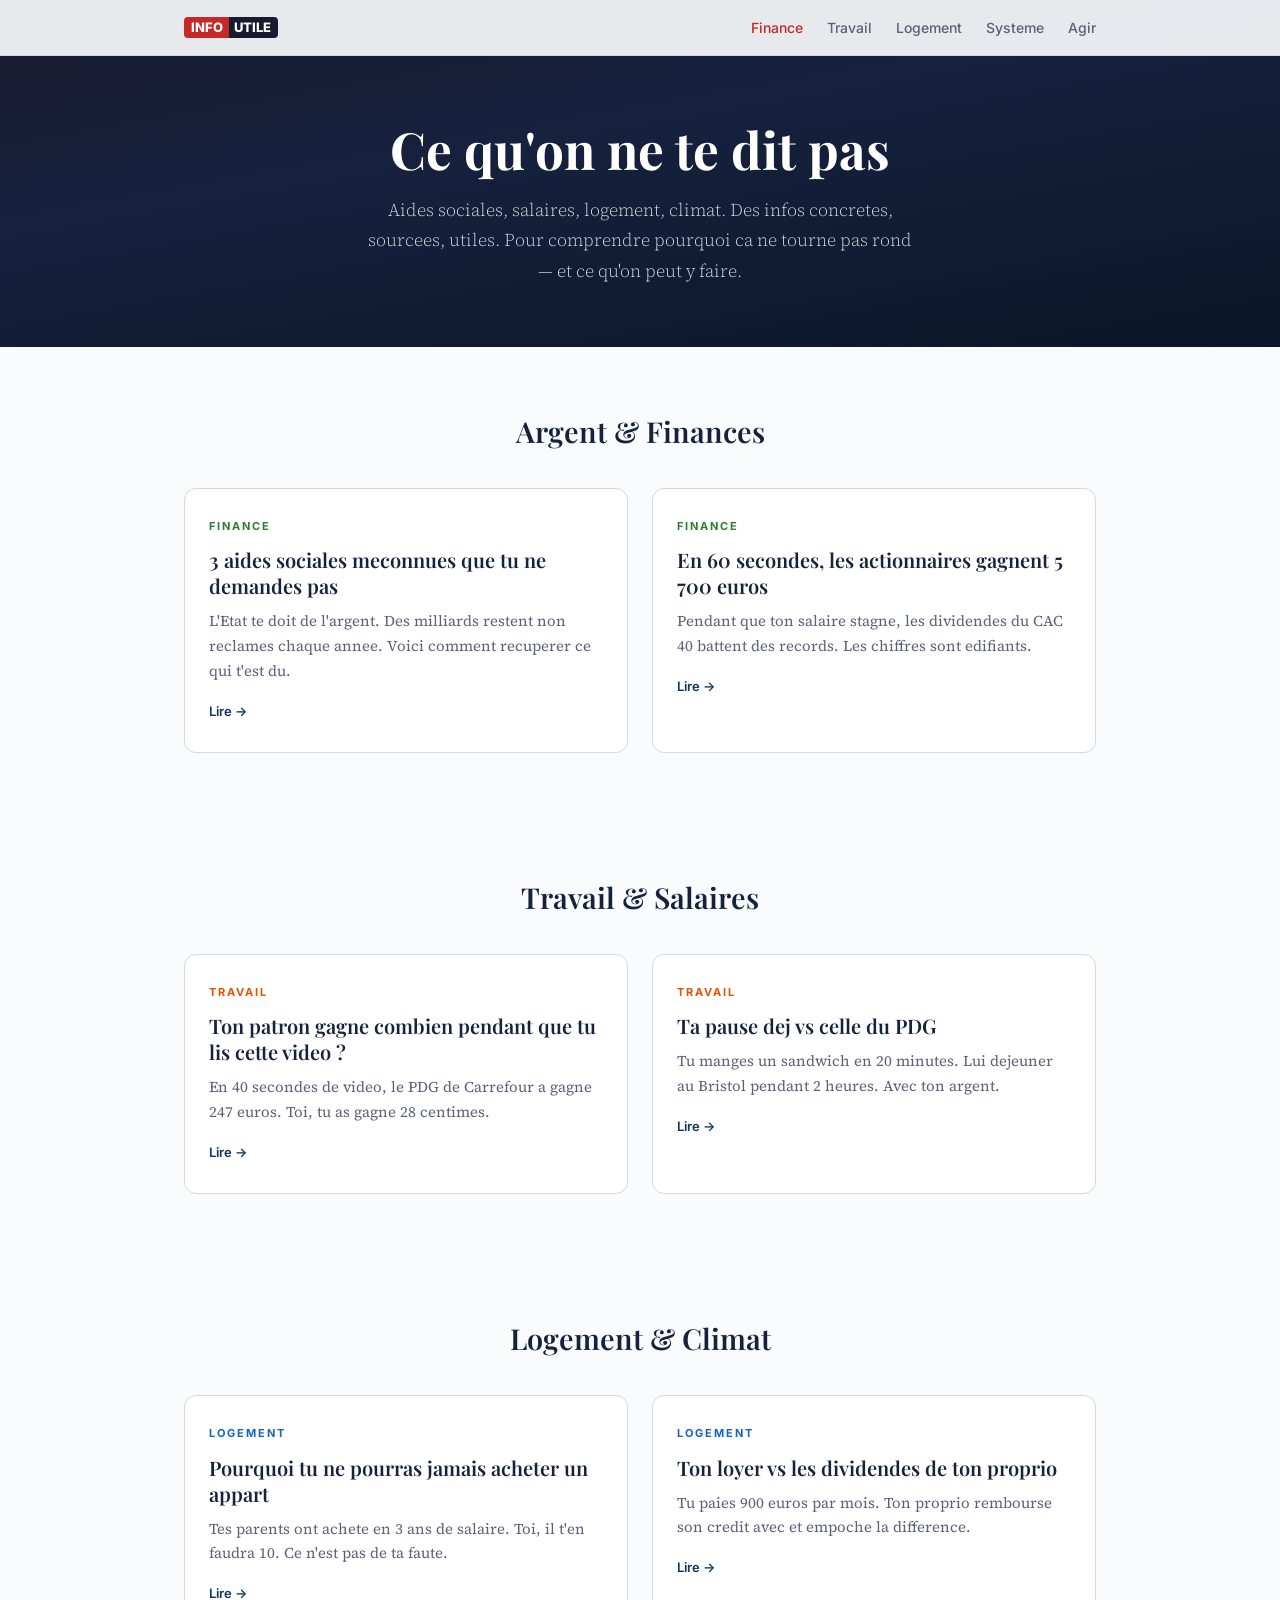
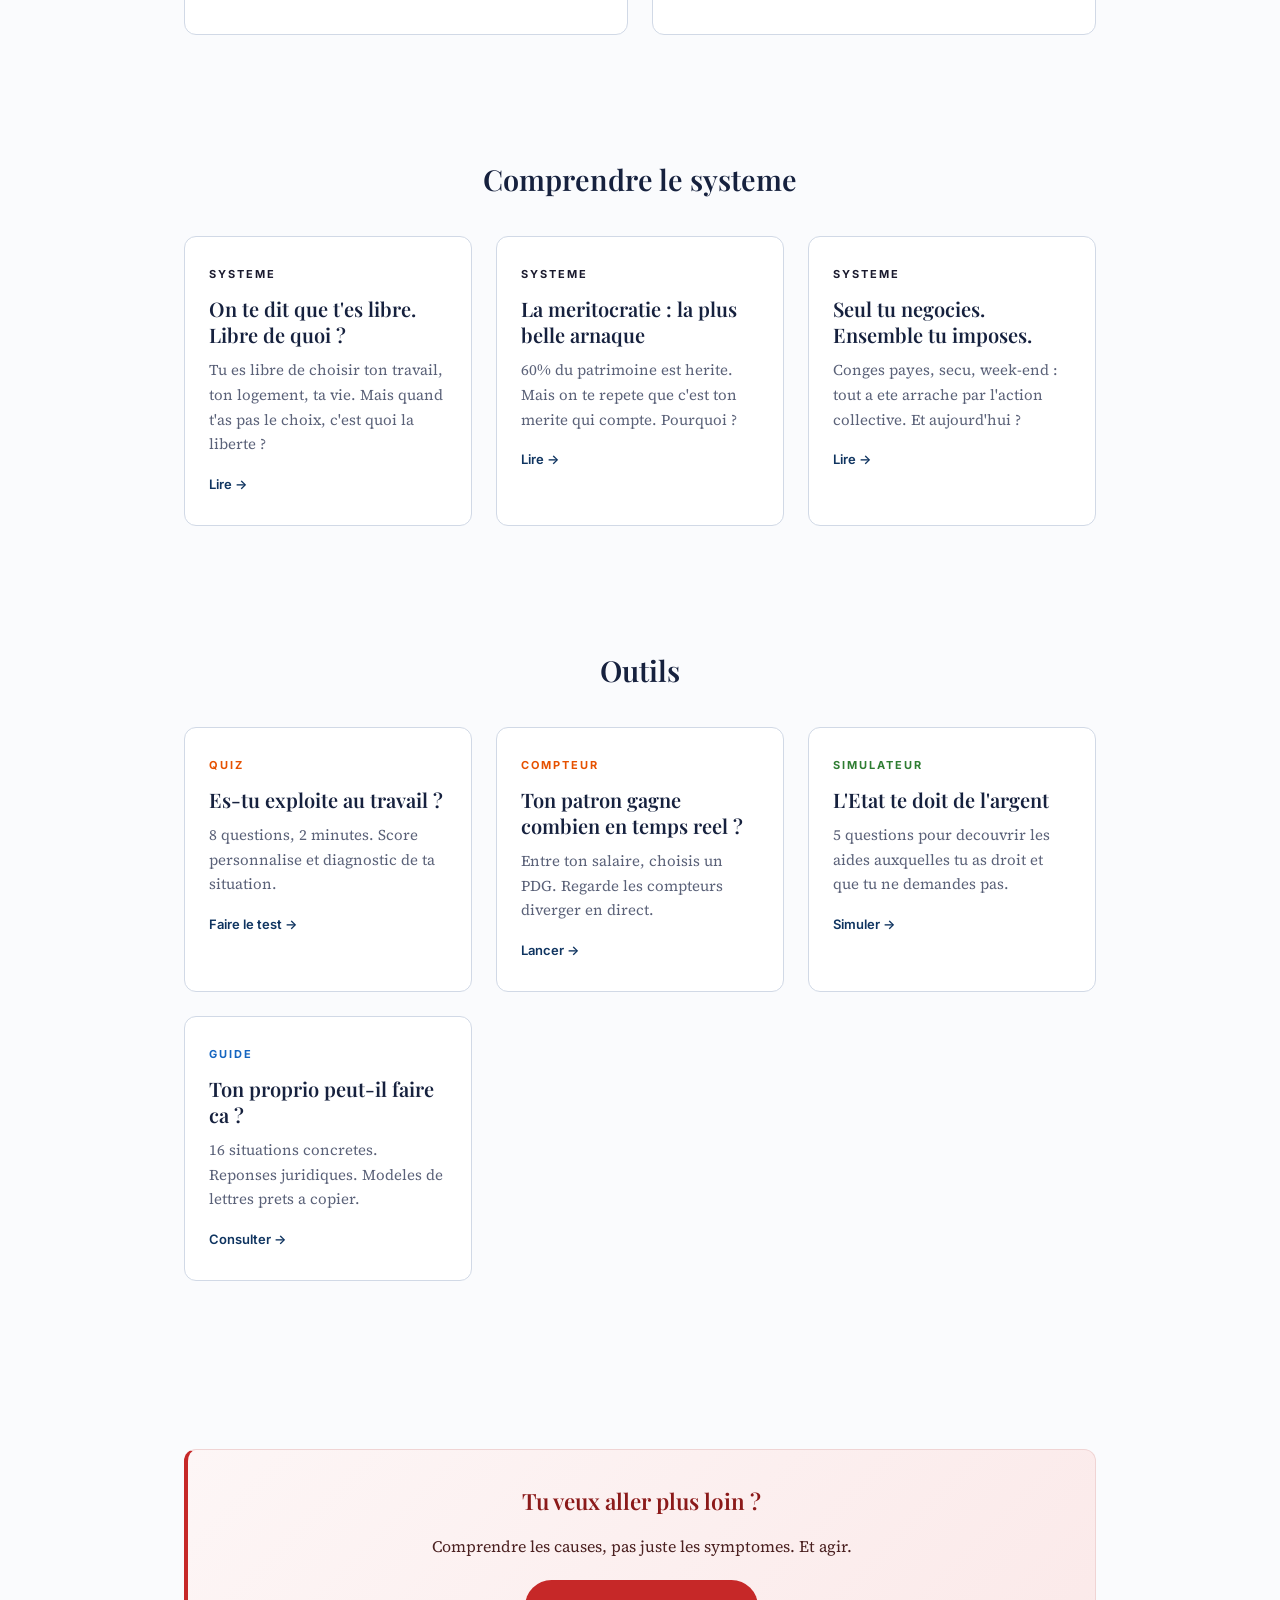
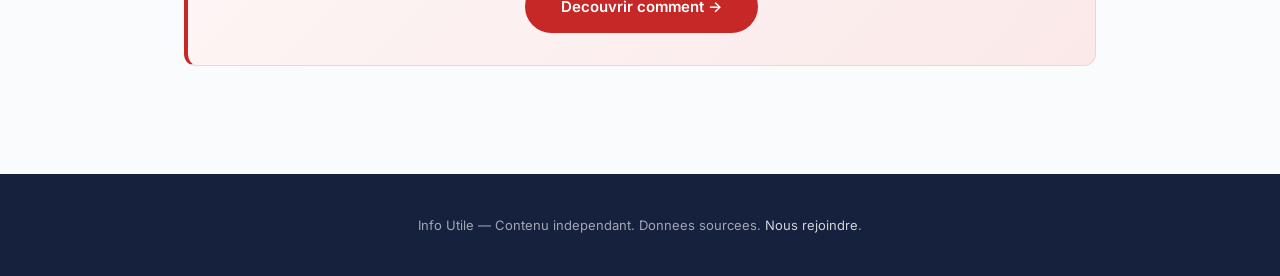
<file: index.html>
<!DOCTYPE html>
<html lang="fr">
<head>
  <meta charset="UTF-8">
  <meta name="viewport" content="width=device-width, initial-scale=1.0">
  <title>Info Utile — Finance, Travail, Logement</title>
  <meta name="description" content="Comprendre les vrais enjeux : aides sociales, salaires, logement. Des infos utiles, sourcées, concrètes.">
  <link rel="stylesheet" href="style.css">
</head>
<body>

<header class="site-header">
  <div class="site-header__inner">
    <a href="index.html" class="site-header__logo">
      <span class="npar-badge"><span class="npar-badge__npa">INFO</span><span class="npar-badge__r">UTILE</span></span>
    </a>
    <nav>
      <ul class="site-header__nav">
        <li><a href="finance/" class="active">Finance</a></li>
        <li><a href="travail/">Travail</a></li>
        <li><a href="logement/">Logement</a></li>
        <li><a href="systeme/">Systeme</a></li>
        <li><a href="rejoindre/">Agir</a></li>
      </ul>
    </nav>
  </div>
</header>

<section class="page-hero">
  <h1>Ce qu'on ne te dit pas</h1>
  <p>Aides sociales, salaires, logement, climat. Des infos concretes, sourcees, utiles. Pour comprendre pourquoi ca ne tourne pas rond — et ce qu'on peut y faire.</p>
</section>

<!-- Finance -->
<section class="cards-section">
  <h2>Argent & Finances</h2>
  <div class="cards-grid">
    <a href="finance/#aides-meconnues" class="card">
      <div class="card__funnel card__funnel--finance">Finance</div>
      <h3>3 aides sociales meconnues que tu ne demandes pas</h3>
      <p>L'Etat te doit de l'argent. Des milliards restent non reclames chaque annee. Voici comment recuperer ce qui t'est du.</p>
      <span class="card__cta">Lire &rarr;</span>
    </a>
    <a href="finance/#dividendes-cac40" class="card">
      <div class="card__funnel card__funnel--finance">Finance</div>
      <h3>En 60 secondes, les actionnaires gagnent 5 700 euros</h3>
      <p>Pendant que ton salaire stagne, les dividendes du CAC 40 battent des records. Les chiffres sont edifiants.</p>
      <span class="card__cta">Lire &rarr;</span>
    </a>
  </div>
</section>

<!-- Travail -->
<section class="cards-section">
  <h2>Travail & Salaires</h2>
  <div class="cards-grid">
    <a href="travail/#ecart-salaires" class="card">
      <div class="card__funnel card__funnel--travail">Travail</div>
      <h3>Ton patron gagne combien pendant que tu lis cette video ?</h3>
      <p>En 40 secondes de video, le PDG de Carrefour a gagne 247 euros. Toi, tu as gagne 28 centimes.</p>
      <span class="card__cta">Lire &rarr;</span>
    </a>
    <a href="travail/#pause-dej" class="card">
      <div class="card__funnel card__funnel--travail">Travail</div>
      <h3>Ta pause dej vs celle du PDG</h3>
      <p>Tu manges un sandwich en 20 minutes. Lui dejeuner au Bristol pendant 2 heures. Avec ton argent.</p>
      <span class="card__cta">Lire &rarr;</span>
    </a>
  </div>
</section>

<!-- Logement -->
<section class="cards-section">
  <h2>Logement & Climat</h2>
  <div class="cards-grid">
    <a href="logement/#prix-immobilier" class="card">
      <div class="card__funnel card__funnel--logement">Logement</div>
      <h3>Pourquoi tu ne pourras jamais acheter un appart</h3>
      <p>Tes parents ont achete en 3 ans de salaire. Toi, il t'en faudra 10. Ce n'est pas de ta faute.</p>
      <span class="card__cta">Lire &rarr;</span>
    </a>
    <a href="logement/#loyer-dividendes" class="card">
      <div class="card__funnel card__funnel--logement">Logement</div>
      <h3>Ton loyer vs les dividendes de ton proprio</h3>
      <p>Tu paies 900 euros par mois. Ton proprio rembourse son credit avec et empoche la difference.</p>
      <span class="card__cta">Lire &rarr;</span>
    </a>
  </div>
</section>

<!-- Systeme -->
<section class="cards-section">
  <h2>Comprendre le systeme</h2>
  <div class="cards-grid">
    <a href="systeme/#fausse-liberte" class="card">
      <div class="card__funnel card__funnel--systeme">Systeme</div>
      <h3>On te dit que t'es libre. Libre de quoi ?</h3>
      <p>Tu es libre de choisir ton travail, ton logement, ta vie. Mais quand t'as pas le choix, c'est quoi la liberte ?</p>
      <span class="card__cta">Lire &rarr;</span>
    </a>
    <a href="systeme/#meritocratie" class="card">
      <div class="card__funnel card__funnel--systeme">Systeme</div>
      <h3>La meritocratie : la plus belle arnaque</h3>
      <p>60% du patrimoine est herite. Mais on te repete que c'est ton merite qui compte. Pourquoi ?</p>
      <span class="card__cta">Lire &rarr;</span>
    </a>
    <a href="systeme/#action-collective" class="card">
      <div class="card__funnel card__funnel--systeme">Systeme</div>
      <h3>Seul tu negocies. Ensemble tu imposes.</h3>
      <p>Conges payes, secu, week-end : tout a ete arrache par l'action collective. Et aujourd'hui ?</p>
      <span class="card__cta">Lire &rarr;</span>
    </a>
  </div>
</section>

<!-- Outils interactifs -->
<section class="cards-section">
  <h2>Outils</h2>
  <div class="cards-grid">
    <a href="quiz/" class="card">
      <div class="card__funnel card__funnel--travail">Quiz</div>
      <h3>Es-tu exploite au travail ?</h3>
      <p>8 questions, 2 minutes. Score personnalise et diagnostic de ta situation.</p>
      <span class="card__cta">Faire le test &rarr;</span>
    </a>
    <a href="compteur/" class="card">
      <div class="card__funnel card__funnel--travail">Compteur</div>
      <h3>Ton patron gagne combien en temps reel ?</h3>
      <p>Entre ton salaire, choisis un PDG. Regarde les compteurs diverger en direct.</p>
      <span class="card__cta">Lancer &rarr;</span>
    </a>
    <a href="aides/" class="card">
      <div class="card__funnel card__funnel--finance">Simulateur</div>
      <h3>L'Etat te doit de l'argent</h3>
      <p>5 questions pour decouvrir les aides auxquelles tu as droit et que tu ne demandes pas.</p>
      <span class="card__cta">Simuler &rarr;</span>
    </a>
    <a href="droits-locataires/" class="card">
      <div class="card__funnel card__funnel--logement">Guide</div>
      <h3>Ton proprio peut-il faire ca ?</h3>
      <p>16 situations concretes. Reponses juridiques. Modeles de lettres prets a copier.</p>
      <span class="card__cta">Consulter &rarr;</span>
    </a>
  </div>
</section>

<div class="cards-section">
  <div class="cta-block">
    <h3>Tu veux aller plus loin ?</h3>
    <p>Comprendre les causes, pas juste les symptomes. Et agir.</p>
    <a href="rejoindre/" class="btn">Decouvrir comment &rarr;</a>
  </div>
</div>

<footer class="site-footer">
  <p>Info Utile — Contenu independant. Donnees sourcees. <a href="rejoindre/">Nous rejoindre</a>.</p>
</footer>

<script src="/popup-trotskysme.js" defer></script>
<script data-goatcounter="https://exshark11.goatcounter.com/count"
        async src="//gc.zgo.at/count.js"></script>
</body>
</html>
</file>
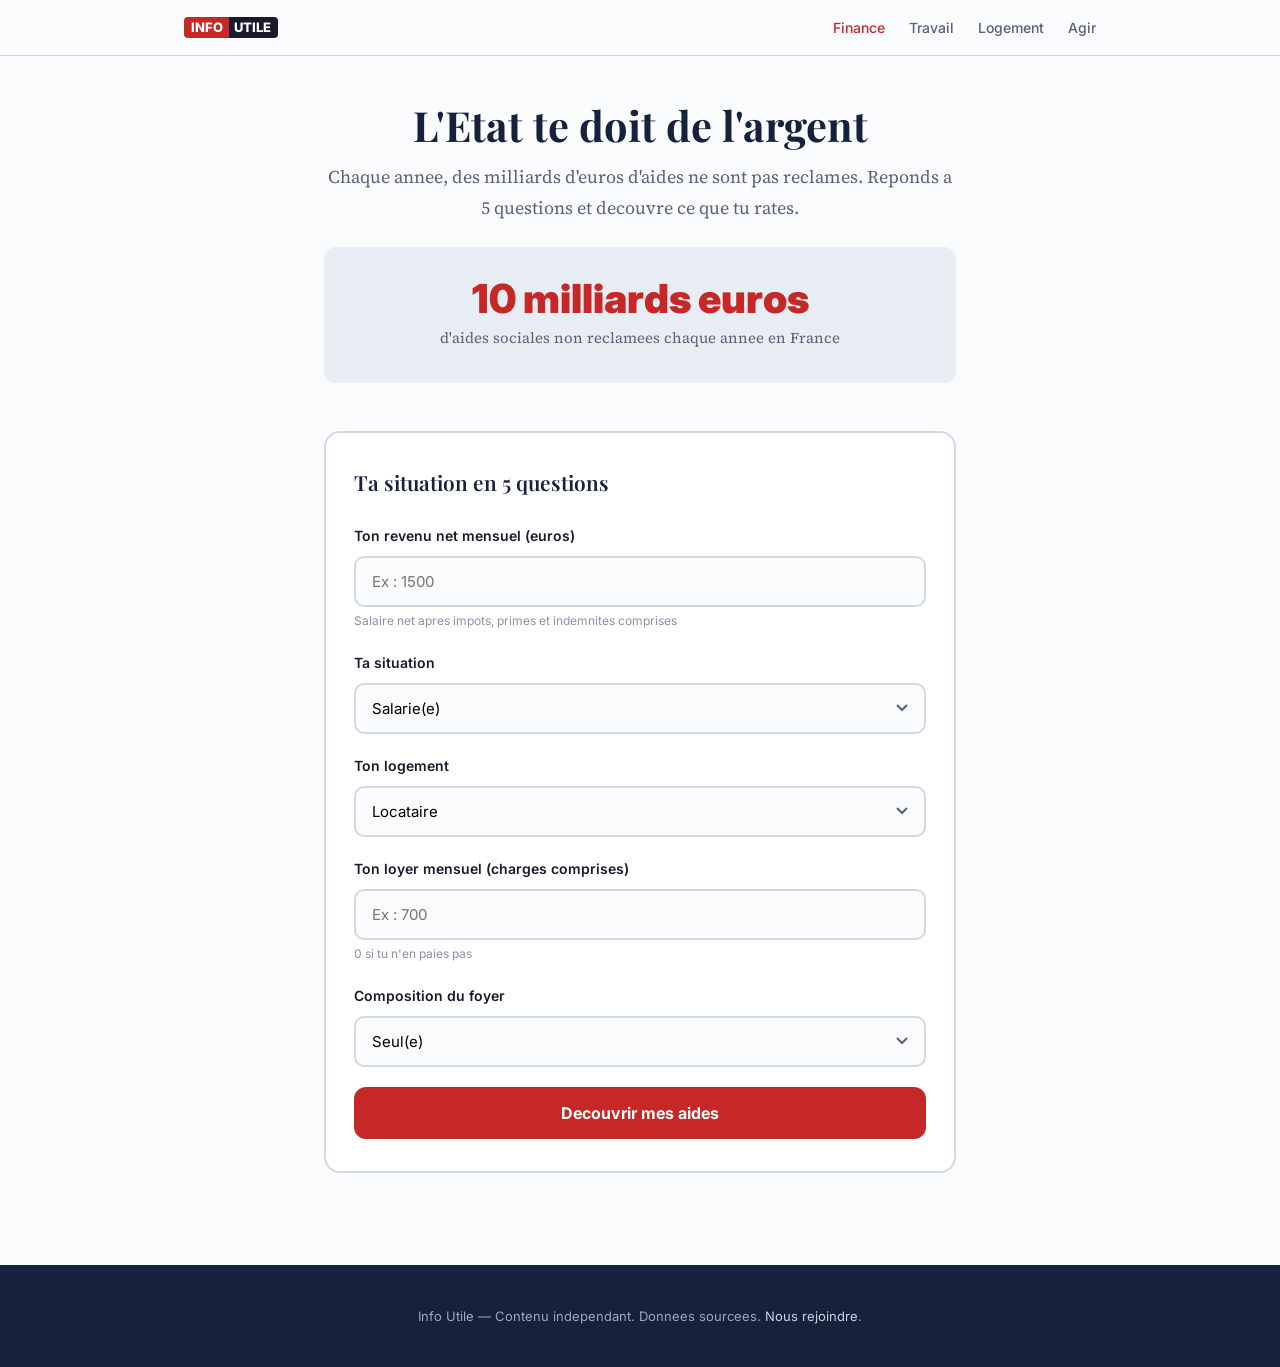
<file: aides/index.html>
<!DOCTYPE html>
<html lang="fr">
<head>
  <meta charset="UTF-8">
  <meta name="viewport" content="width=device-width, initial-scale=1.0">
  <title>Simulateur d'aides sociales — Decouvre ce que l'Etat te doit</title>
  <meta name="description" content="10 milliards d'euros d'aides non reclamees chaque annee. Reponds a 5 questions et decouvre les aides auxquelles tu as droit.">
  <link rel="stylesheet" href="../style.css">
  <style>
    .sim-wrap {
      max-width: 680px;
      margin: 0 auto;
      padding: 100px 24px 60px;
      min-height: 100vh;
    }

    .sim-hero {
      text-align: center;
      margin-bottom: 48px;
    }
    .sim-hero h1 {
      font-family: 'Playfair Display', serif;
      font-size: clamp(1.8rem, 4vw, 2.6rem);
      font-weight: 700;
      color: var(--accent);
      line-height: 1.2;
      margin-bottom: 12px;
    }
    .sim-hero p {
      font-size: 18px;
      color: var(--text-muted);
      line-height: 1.7;
    }
    .sim-hero .stat-block {
      text-align: center;
      padding: 32px 20px;
      margin: 24px 0 0;
      background: var(--highlight-bg);
      border-radius: 12px;
    }
    .sim-hero .stat-block .number {
      font-family: 'Inter', sans-serif;
      font-size: 2.5rem;
      font-weight: 900;
      color: var(--red);
      line-height: 1;
      margin-bottom: 6px;
    }
    .sim-hero .stat-block .label {
      font-size: 15px;
      color: var(--text-muted);
    }

    /* --- Form --- */
    .sim-form {
      background: var(--white);
      border: 2px solid var(--border);
      border-radius: 16px;
      padding: 32px 28px;
      margin-bottom: 32px;
    }
    .sim-form h2 {
      font-family: 'Playfair Display', serif;
      font-size: 1.3rem;
      font-weight: 600;
      color: var(--accent);
      margin-bottom: 24px;
    }

    .sim-field {
      margin-bottom: 20px;
    }
    .sim-field label {
      display: block;
      font-family: 'Inter', sans-serif;
      font-size: 14px;
      font-weight: 600;
      color: var(--text);
      margin-bottom: 8px;
    }
    .sim-field input,
    .sim-field select {
      width: 100%;
      padding: 14px 16px;
      font-family: 'Inter', sans-serif;
      font-size: 15px;
      border: 2px solid var(--border);
      border-radius: 10px;
      background: var(--bg);
      outline: none;
      transition: border-color 0.2s;
      -webkit-appearance: none;
    }
    .sim-field input:focus,
    .sim-field select:focus { border-color: var(--accent-mid); }
    .sim-field select {
      cursor: pointer;
      background-image: url("data:image/svg+xml,%3Csvg xmlns='http://www.w3.org/2000/svg' width='12' height='8' viewBox='0 0 12 8'%3E%3Cpath d='M1 1l5 5 5-5' stroke='%235A6178' stroke-width='2' fill='none'/%3E%3C/svg%3E");
      background-repeat: no-repeat;
      background-position: right 16px center;
      padding-right: 40px;
    }
    .sim-field__hint {
      font-family: 'Inter', sans-serif;
      font-size: 12px;
      color: var(--text-light);
      margin-top: 4px;
    }

    .sim-submit {
      display: block;
      width: 100%;
      padding: 16px;
      font-family: 'Inter', sans-serif;
      font-size: 16px;
      font-weight: 700;
      background: var(--red);
      color: white;
      border: none;
      border-radius: 12px;
      cursor: pointer;
      transition: all 0.25s;
      margin-top: 8px;
    }
    .sim-submit:hover {
      background: var(--red-dark);
      transform: translateY(-2px);
      box-shadow: 0 6px 20px rgba(198,40,40,0.25);
    }

    /* --- Results --- */
    .sim-results {
      display: none;
    }
    .sim-results.visible { display: block; }

    .sim-results__header {
      text-align: center;
      margin-bottom: 32px;
    }
    .sim-results__header h2 {
      font-family: 'Playfair Display', serif;
      font-size: 1.6rem;
      font-weight: 700;
      color: var(--accent);
      margin-bottom: 8px;
    }
    .sim-results__total {
      font-family: 'Inter', sans-serif;
      font-size: 3rem;
      font-weight: 900;
      color: var(--red);
      line-height: 1;
    }
    .sim-results__total-label {
      font-family: 'Inter', sans-serif;
      font-size: 14px;
      color: var(--text-muted);
      margin-top: 4px;
    }

    .aide-card {
      background: var(--white);
      border: 2px solid var(--border);
      border-radius: 12px;
      padding: 24px;
      margin-bottom: 16px;
      transition: border-color 0.2s;
    }
    .aide-card.eligible { border-left: 4px solid #2E7D32; }
    .aide-card.maybe { border-left: 4px solid #E65100; }
    .aide-card.ineligible { border-left: 4px solid var(--border); opacity: 0.5; }

    .aide-card__header {
      display: flex;
      justify-content: space-between;
      align-items: flex-start;
      margin-bottom: 8px;
    }
    .aide-card__name {
      font-family: 'Inter', sans-serif;
      font-size: 16px;
      font-weight: 700;
      color: var(--accent);
    }
    .aide-card__amount {
      font-family: 'Inter', sans-serif;
      font-size: 18px;
      font-weight: 800;
      color: #2E7D32;
      white-space: nowrap;
    }
    .aide-card.maybe .aide-card__amount { color: #E65100; }
    .aide-card.ineligible .aide-card__amount { color: var(--text-light); }

    .aide-card__status {
      font-family: 'Inter', sans-serif;
      font-size: 12px;
      font-weight: 700;
      padding: 3px 10px;
      border-radius: 50px;
      display: inline-block;
      margin-bottom: 8px;
    }
    .status-eligible { background: #E8F5E9; color: #2E7D32; }
    .status-maybe { background: #FFF3E0; color: #E65100; }
    .status-ineligible { background: var(--highlight-bg); color: var(--text-light); }

    .aide-card__desc {
      font-size: 14px;
      color: var(--text-muted);
      line-height: 1.65;
      margin-bottom: 10px;
    }
    .aide-card__link {
      font-family: 'Inter', sans-serif;
      font-size: 13px;
      font-weight: 600;
      color: var(--accent-mid);
      text-decoration: none;
    }
    .aide-card__link:hover { color: var(--red); }

    /* --- Email gate --- */
    .sim-email-gate {
      background: var(--white);
      border: 2px solid var(--border);
      border-radius: 16px;
      padding: 28px 24px;
      margin: 32px 0;
      text-align: center;
    }
    .sim-email-gate h3 {
      font-family: 'Playfair Display', serif;
      font-size: 1.2rem;
      font-weight: 600;
      color: var(--accent);
      margin-bottom: 8px;
    }
    .sim-email-gate p {
      font-size: 14px;
      color: var(--text-muted);
      margin-bottom: 16px;
    }
    .sim-email-gate__form {
      display: flex;
      gap: 10px;
    }
    .sim-email-gate__input {
      flex: 1;
      padding: 14px 16px;
      border: 2px solid var(--border);
      border-radius: 10px;
      font-family: 'Inter', sans-serif;
      font-size: 15px;
      outline: none;
    }
    .sim-email-gate__input:focus { border-color: var(--accent-mid); }
    .sim-email-gate__btn {
      padding: 14px 24px;
      background: var(--accent);
      color: white;
      border: none;
      border-radius: 10px;
      font-family: 'Inter', sans-serif;
      font-size: 14px;
      font-weight: 600;
      cursor: pointer;
      white-space: nowrap;
    }
    .sim-email-gate__btn:hover { background: var(--accent-mid); }
    .sim-email-gate__success {
      display: none;
      padding: 14px;
      background: #E8F5E9;
      border-radius: 10px;
      font-family: 'Inter', sans-serif;
      font-size: 14px;
      color: #2E7D32;
      font-weight: 500;
    }

    /* --- Transition --- */
    .sim-transition {
      background: var(--bg-warm);
      border-radius: 12px;
      padding: 28px 24px;
      margin: 32px 0;
    }
    .sim-transition h3 {
      font-family: 'Playfair Display', serif;
      font-size: 1.2rem;
      font-weight: 600;
      color: var(--accent);
      margin-bottom: 12px;
    }
    .sim-transition p {
      font-size: 16px;
      color: var(--text-muted);
      line-height: 1.7;
      margin-bottom: 12px;
    }
    .sim-transition a {
      font-family: 'Inter', sans-serif;
      font-size: 14px;
      font-weight: 600;
      color: var(--red);
      text-decoration: none;
    }

    @media (max-width: 600px) {
      .sim-email-gate__form { flex-direction: column; }
    }
  </style>
</head>
<body>

<header class="site-header">
  <div class="site-header__inner">
    <a href="../index.html" class="site-header__logo">
      <span class="npar-badge"><span class="npar-badge__npa">INFO</span><span class="npar-badge__r">UTILE</span></span>
    </a>
    <nav>
      <ul class="site-header__nav">
        <li><a href="../finance/" class="active">Finance</a></li>
        <li><a href="../travail/">Travail</a></li>
        <li><a href="../logement/">Logement</a></li>
        <li><a href="../rejoindre/">Agir</a></li>
      </ul>
    </nav>
  </div>
</header>

<div class="sim-wrap">

  <div class="sim-hero">
    <h1>L'Etat te doit de l'argent</h1>
    <p>Chaque annee, des milliards d'euros d'aides ne sont pas reclames. Reponds a 5 questions et decouvre ce que tu rates.</p>
    <div class="stat-block">
      <div class="number">10 milliards euros</div>
      <div class="label">d'aides sociales non reclamees chaque annee en France</div>
    </div>
  </div>

  <!-- FORM -->
  <div class="sim-form" id="simForm">
    <h2>Ta situation en 5 questions</h2>

    <div class="sim-field">
      <label>Ton revenu net mensuel (euros)</label>
      <input type="number" id="fRevenu" value="" placeholder="Ex : 1500" min="0" max="50000" step="50">
      <div class="sim-field__hint">Salaire net apres impots, primes et indemnites comprises</div>
    </div>

    <div class="sim-field">
      <label>Ta situation</label>
      <select id="fSituation">
        <option value="salarie">Salarie(e)</option>
        <option value="independant">Independant(e) / auto-entrepreneur</option>
        <option value="chomage">Au chomage</option>
        <option value="etudiant">Etudiant(e)</option>
        <option value="retraite">Retraite(e)</option>
        <option value="inactif">Sans emploi (non inscrit)</option>
      </select>
    </div>

    <div class="sim-field">
      <label>Ton logement</label>
      <select id="fLogement">
        <option value="locataire">Locataire</option>
        <option value="proprio">Proprietaire</option>
        <option value="heberge">Heberge(e) chez quelqu'un</option>
        <option value="sans">Sans logement fixe</option>
      </select>
    </div>

    <div class="sim-field">
      <label>Ton loyer mensuel (charges comprises)</label>
      <input type="number" id="fLoyer" value="" placeholder="Ex : 700" min="0" max="5000" step="10">
      <div class="sim-field__hint">0 si tu n'en paies pas</div>
    </div>

    <div class="sim-field">
      <label>Composition du foyer</label>
      <select id="fFoyer">
        <option value="seul">Seul(e)</option>
        <option value="couple">En couple</option>
        <option value="enfant1">Seul(e) avec 1 enfant</option>
        <option value="enfant2">Seul(e) avec 2+ enfants</option>
        <option value="couple_enfant1">En couple avec 1 enfant</option>
        <option value="couple_enfant2">En couple avec 2+ enfants</option>
      </select>
    </div>

    <button class="sim-submit" onclick="simulate()">Decouvrir mes aides</button>
  </div>

  <!-- RESULTS -->
  <div class="sim-results" id="simResults">
    <div class="sim-results__header">
      <h2>Tu pourrais toucher jusqu'a</h2>
      <div class="sim-results__total" id="totalAmount"></div>
      <div class="sim-results__total-label">euros par mois</div>
    </div>

    <div id="aidesList"></div>

    <!-- Partial gate -->
    <div class="sim-email-gate" id="emailGate">
      <h3>Recois ton recapitulatif personnalise</h3>
      <p>On t'envoie la liste de tes aides avec les liens directs pour faire tes demandes. Gratuit, zero spam.</p>
      <div class="sim-email-gate__form" id="emailForm">
        <input type="email" class="sim-email-gate__input" id="emailInput" placeholder="ton@email.fr" autocomplete="email">
        <button class="sim-email-gate__btn" onclick="submitEmail()">Recevoir</button>
      </div>
      <div class="sim-email-gate__success" id="emailSuccess">
        C'est envoye ! Verifie ta boite mail.
      </div>
    </div>

    <div class="sim-transition">
      <h3>Pourquoi l'Etat ne te previent pas ?</h3>
      <p>Le non-recours aux aides sociales n'est pas un accident. C'est une politique. En rendant les demarches complexes, en multipliant les formulaires et les conditions, l'Etat economise des milliards — sur ton dos.</p>
      <p>Quand on te dit que "la France depense trop en aides sociales", rappelle-toi que 10 milliards ne sont meme pas reclames. Le vrai scandale, ce n'est pas la fraude sociale (estimee a 1 milliard). C'est le non-recours (10 milliards).</p>
      <a href="../rejoindre/">Comprendre le systeme — et agir &rarr;</a>
    </div>

    <div style="text-align:center;margin:24px 0;">
      <button onclick="resetSim()" style="padding:12px 28px;font-family:'Inter',sans-serif;font-size:14px;font-weight:600;background:var(--white);color:var(--accent);border:2px solid var(--border);border-radius:50px;cursor:pointer;">Refaire la simulation</button>
      <a href="../quiz/" style="display:inline-block;margin-left:12px;padding:12px 28px;font-family:'Inter',sans-serif;font-size:14px;font-weight:600;background:var(--red);color:white;border-radius:50px;text-decoration:none;">Quiz exploitation</a>
    </div>
  </div>

</div>

<footer class="site-footer">
  <p>Info Utile — Contenu independant. Donnees sourcees. <a href="../rejoindre/">Nous rejoindre</a>.</p>
</footer>

<script>
(function() {
  'use strict';

  var AIDES = [
    {
      id: 'prime_activite',
      name: 'Prime d\'activite',
      desc: 'Complement de revenu pour les travailleurs modestes. Versee par la CAF, elle peut atteindre 300 euros/mois. Un tiers des beneficiaires potentiels ne la demandent pas.',
      url: 'https://www.caf.fr/allocataires/droits-et-prestations/connaitre-vos-droits-selon-votre-situation/vous-etes-salarie/la-prime-d-activite',
      eligible: function(r, s, l, lo, f) {
        return (s === 'salarie' || s === 'independant') && r > 0 && r < 1900;
      },
      maybe: function(r, s) {
        return (s === 'salarie' || s === 'independant') && r >= 1900 && r < 2200;
      },
      estimate: function(r, f) {
        if (r < 800) return 250;
        if (r < 1200) return 200;
        if (r < 1600) return 130;
        return 70;
      }
    },
    {
      id: 'apl',
      name: 'APL (Aide Personnalisee au Logement)',
      desc: 'Aide au logement versee par la CAF. Depend du loyer, des revenus et de la zone geographique. 20% des locataires eligibles ne font pas la demande.',
      url: 'https://www.caf.fr/allocataires/droits-et-prestations/connaitre-vos-droits-selon-votre-situation/vous-louez-un-logement',
      eligible: function(r, s, l, lo, f) {
        return l === 'locataire' && r < 2200 && lo > 200;
      },
      maybe: function(r, s, l, lo) {
        return l === 'locataire' && r >= 2200 && r < 2800 && lo > 400;
      },
      estimate: function(r, f) {
        if (r < 1000) return 280;
        if (r < 1500) return 200;
        if (r < 2000) return 120;
        return 60;
      }
    },
    {
      id: 'css',
      name: 'Complementaire Sante Solidaire (CSS)',
      desc: 'Mutuelle gratuite ou a 1 euro/jour selon tes revenus. 50% des ayants droit ne la connaissent pas. Couvre le dentaire, l\'optique, les protheses.',
      url: 'https://www.ameli.fr/assure/droits-demarches/difficultes-acces-droits-soins/complementaire-sante-solidaire',
      eligible: function(r, s, l, lo, f) {
        var seuil = f.indexOf('couple') >= 0 ? 1600 : 1000;
        return r < seuil;
      },
      maybe: function(r, s, l, lo, f) {
        var seuil = f.indexOf('couple') >= 0 ? 2100 : 1350;
        var seuilBas = f.indexOf('couple') >= 0 ? 1600 : 1000;
        return r >= seuilBas && r < seuil;
      },
      estimate: function(r, f) {
        if (r < 800) return 50; // gratuit = economie mutuelle
        return 30; // participation symbolique
      }
    },
    {
      id: 'cheque_energie',
      name: 'Cheque energie',
      desc: 'Aide pour payer les factures d\'electricite, gaz, fioul. De 48 a 277 euros/an selon les revenus. Envoye automatiquement MAIS certains ne le recoivent pas (changement d\'adresse, primo-declarants).',
      url: 'https://chequeenergie.gouv.fr/',
      eligible: function(r) {
        return r < 1800;
      },
      maybe: function(r) {
        return r >= 1800 && r < 2200;
      },
      estimate: function(r) {
        if (r < 1000) return 23; // 277/12
        if (r < 1500) return 15;
        return 8;
      }
    },
    {
      id: 'rsa',
      name: 'RSA (Revenu de Solidarite Active)',
      desc: 'Revenu minimum garanti pour les personnes sans ressources. 607 euros/mois pour une personne seule. Le taux de non-recours est de 34% — un tiers des ayants droit ne le touchent pas.',
      url: 'https://www.caf.fr/allocataires/droits-et-prestations/connaitre-vos-droits-selon-votre-situation/vous-navez-pas-ou-peu-de-ressources/le-rsa',
      eligible: function(r, s) {
        return r < 300 && (s === 'chomage' || s === 'inactif');
      },
      maybe: function(r, s) {
        return r >= 300 && r < 607 && (s === 'chomage' || s === 'inactif');
      },
      estimate: function(r) {
        return Math.max(0, 607 - r);
      }
    },
    {
      id: 'aide_transport',
      name: 'Aide au transport / Forfait Mobilite',
      desc: 'Reduction sur les transports en commun selon tes revenus. A Paris (Navigo) : reduction 50% a 75%. En region : cheque mobilite, aide au permis. Souvent meconnu.',
      url: 'https://www.service-public.fr/particuliers/vosdroits/F34793',
      eligible: function(r) {
        return r < 1500;
      },
      maybe: function(r) {
        return r >= 1500 && r < 2200;
      },
      estimate: function(r) {
        if (r < 1000) return 55;
        return 30;
      }
    },
    {
      id: 'bourse',
      name: 'Bourse sur criteres sociaux (Etudiant)',
      desc: 'De 1 454 a 6 335 euros/an selon l\'echelon. Comprend aussi l\'exoneration des droits d\'inscription et de la CVEC. Beaucoup d\'etudiants ne demandent pas les echelons superieurs.',
      url: 'https://www.etudiant.gouv.fr/fr/bourse-sur-criteres-sociaux-702',
      eligible: function(r, s) {
        return s === 'etudiant';
      },
      maybe: function() { return false; },
      estimate: function(r) {
        if (r < 500) return 500;
        return 250;
      }
    },
    {
      id: 'aspa',
      name: 'ASPA (Allocation de Solidarite aux Personnes Agees)',
      desc: 'Minimum vieillesse : 1 012 euros/mois pour une personne seule. Le taux de non-recours depasse 50% — la moitie des retraites pauvres ne la demandent pas.',
      url: 'https://www.service-public.fr/particuliers/vosdroits/F16871',
      eligible: function(r, s) {
        return s === 'retraite' && r < 1000;
      },
      maybe: function(r, s) {
        return s === 'retraite' && r >= 1000 && r < 1200;
      },
      estimate: function(r) {
        return Math.max(0, 1012 - r);
      }
    }
  ];

  window.simulate = function() {
    var revenu = parseFloat(document.getElementById('fRevenu').value) || 0;
    var situation = document.getElementById('fSituation').value;
    var logement = document.getElementById('fLogement').value;
    var loyer = parseFloat(document.getElementById('fLoyer').value) || 0;
    var foyer = document.getElementById('fFoyer').value;

    var results = [];
    var total = 0;

    AIDES.forEach(function(aide) {
      var status = 'ineligible';
      var montant = 0;
      if (aide.eligible(revenu, situation, logement, loyer, foyer)) {
        status = 'eligible';
        montant = aide.estimate(revenu, foyer);
        total += montant;
      } else if (aide.maybe(revenu, situation, logement, loyer, foyer)) {
        status = 'maybe';
        montant = aide.estimate(revenu, foyer);
        total += Math.round(montant * 0.5);
      }
      results.push({ aide: aide, status: status, montant: montant });
    });

    // Sort: eligible first, then maybe, then ineligible
    results.sort(function(a, b) {
      var order = { eligible: 0, maybe: 1, ineligible: 2 };
      return order[a.status] - order[b.status];
    });

    document.getElementById('totalAmount').textContent = total + ' euros';

    var html = '';
    results.forEach(function(r) {
      html += '<div class="aide-card ' + r.status + '">';
      html += '<div class="aide-card__header">';
      html += '<div class="aide-card__name">' + r.aide.name + '</div>';
      if (r.status !== 'ineligible') {
        html += '<div class="aide-card__amount">~' + r.montant + ' euros/mois</div>';
      }
      html += '</div>';
      var statusText = r.status === 'eligible' ? 'Probablement eligible' : (r.status === 'maybe' ? 'A verifier' : 'Non concerne');
      var statusClass = r.status === 'eligible' ? 'status-eligible' : (r.status === 'maybe' ? 'status-maybe' : 'status-ineligible');
      html += '<div class="aide-card__status ' + statusClass + '">' + statusText + '</div>';
      html += '<div class="aide-card__desc">' + r.aide.desc + '</div>';
      if (r.status !== 'ineligible') {
        html += '<a href="' + r.aide.url + '" target="_blank" rel="noopener" class="aide-card__link">Faire la demande &rarr;</a>';
      }
      html += '</div>';
    });
    document.getElementById('aidesList').innerHTML = html;

    document.getElementById('simForm').style.display = 'none';
    document.getElementById('simResults').classList.add('visible');
    window.scrollTo({ top: 0, behavior: 'smooth' });

    // Log for analytics
    console.log('SIMULATION:', { revenu: revenu, situation: situation, logement: logement, loyer: loyer, foyer: foyer, total: total });
  };

  window.submitEmail = function() {
    var email = document.getElementById('emailInput').value;
    if (!email || email.indexOf('@') === -1) {
      document.getElementById('emailInput').style.borderColor = 'var(--red)';
      return;
    }
    console.log('LEAD:', { email: email, source: 'simulateur_aides' });
    document.getElementById('emailForm').style.display = 'none';
    document.getElementById('emailSuccess').style.display = 'block';
  };

  window.resetSim = function() {
    document.getElementById('simForm').style.display = 'block';
    document.getElementById('simResults').classList.remove('visible');
    window.scrollTo({ top: 0, behavior: 'smooth' });
  };
})();
</script>

<script src="/popup-trotskysme.js" defer></script>
<script data-goatcounter="https://exshark11.goatcounter.com/count"
        async src="//gc.zgo.at/count.js"></script>
</body>
</html>
</file>
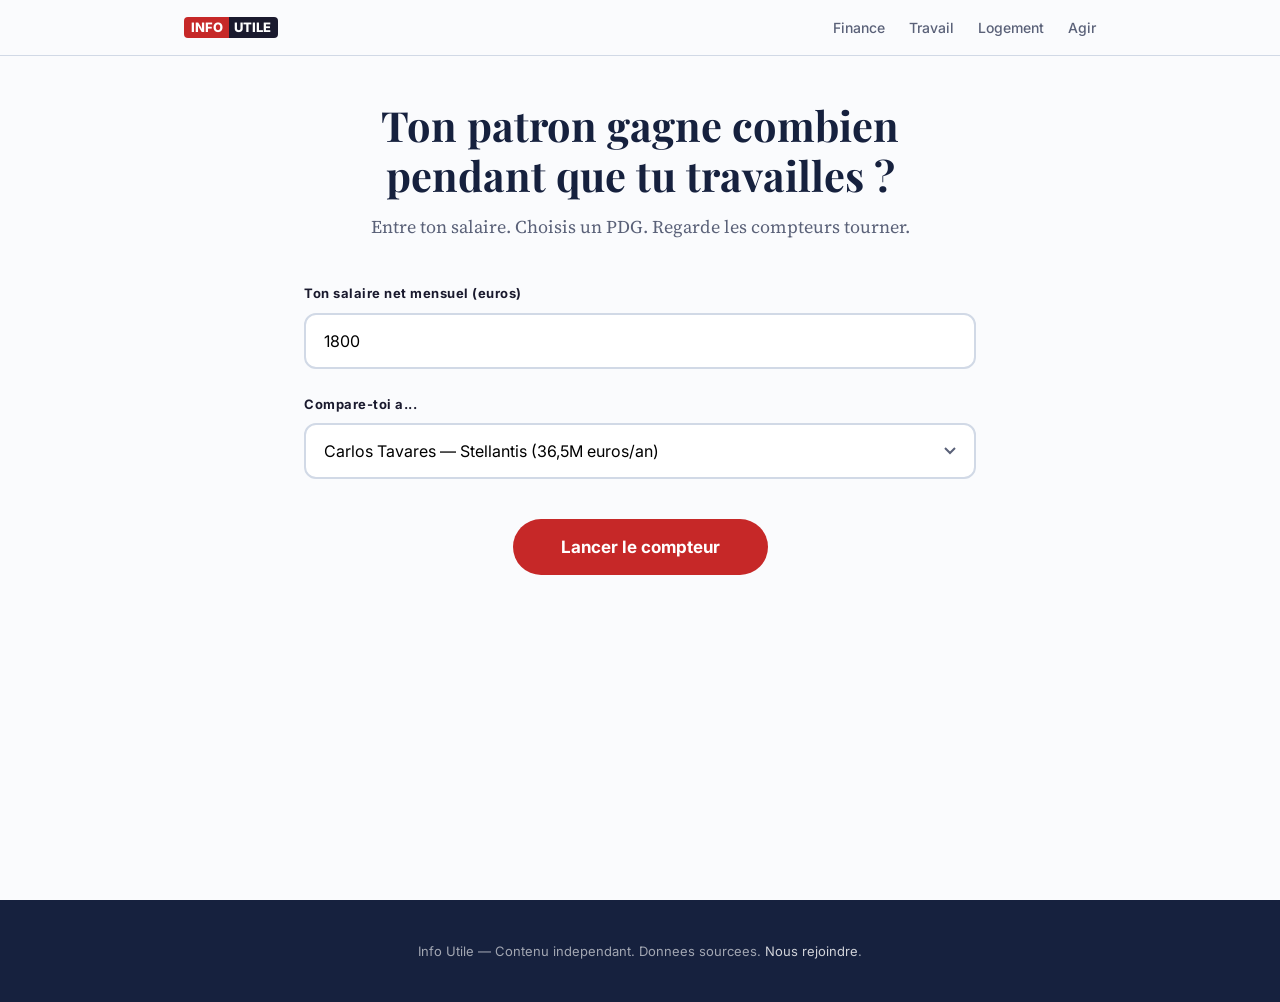
<file: compteur/index.html>
<!DOCTYPE html>
<html lang="fr">
<head>
  <meta charset="UTF-8">
  <meta name="viewport" content="width=device-width, initial-scale=1.0">
  <title>Ton patron gagne combien ? — Compteur en temps reel</title>
  <meta name="description" content="Regarde en temps reel combien gagne un PDG du CAC 40 pendant que tu travailles. Les chiffres sont reels.">
  <meta property="og:title" content="Ton patron gagne combien pendant que tu travailles ?">
  <meta property="og:description" content="Compteur en temps reel : ton salaire vs celui d'un PDG du CAC 40. Les chiffres sont edifiants.">
  <link rel="stylesheet" href="../style.css">
  <style>
    .counter-page {
      max-width: 720px;
      margin: 0 auto;
      padding: 100px 24px 60px;
      min-height: 100vh;
    }

    /* --- Setup form --- */
    .setup {
      text-align: center;
    }
    .setup h1 {
      font-family: 'Playfair Display', serif;
      font-size: clamp(1.8rem, 4vw, 2.6rem);
      font-weight: 700;
      color: var(--accent);
      line-height: 1.2;
      margin-bottom: 12px;
    }
    .setup__sub {
      font-size: 18px;
      color: var(--text-muted);
      margin-bottom: 40px;
      line-height: 1.7;
    }

    .setup-field {
      text-align: left;
      margin-bottom: 24px;
    }
    .setup-field label {
      display: block;
      font-family: 'Inter', sans-serif;
      font-size: 13px;
      font-weight: 700;
      color: var(--text);
      margin-bottom: 8px;
      letter-spacing: 0.5px;
    }
    .setup-field input,
    .setup-field select {
      width: 100%;
      padding: 16px 18px;
      font-family: 'Inter', sans-serif;
      font-size: 16px;
      border: 2px solid var(--border);
      border-radius: 12px;
      background: var(--white);
      outline: none;
      transition: border-color 0.2s;
      -webkit-appearance: none;
    }
    .setup-field input:focus,
    .setup-field select:focus {
      border-color: var(--accent-mid);
    }
    .setup-field select {
      cursor: pointer;
      background-image: url("data:image/svg+xml,%3Csvg xmlns='http://www.w3.org/2000/svg' width='12' height='8' viewBox='0 0 12 8'%3E%3Cpath d='M1 1l5 5 5-5' stroke='%235A6178' stroke-width='2' fill='none'/%3E%3C/svg%3E");
      background-repeat: no-repeat;
      background-position: right 18px center;
      padding-right: 44px;
    }

    .start-btn {
      display: inline-block;
      margin-top: 16px;
      padding: 18px 48px;
      font-family: 'Inter', sans-serif;
      font-size: 17px;
      font-weight: 700;
      background: var(--red);
      color: white;
      border: none;
      border-radius: 50px;
      cursor: pointer;
      transition: all 0.25s;
    }
    .start-btn:hover {
      background: var(--red-dark);
      transform: translateY(-2px);
      box-shadow: 0 8px 25px rgba(198,40,40,0.3);
    }

    /* --- Counter display --- */
    .counter {
      display: none;
      text-align: center;
    }
    .counter.active { display: block; }

    .counter__header {
      font-family: 'Inter', sans-serif;
      font-size: 13px;
      font-weight: 600;
      color: var(--text-light);
      letter-spacing: 1px;
      text-transform: uppercase;
      margin-bottom: 8px;
    }
    .counter__timer {
      font-family: 'Inter', sans-serif;
      font-size: 2.5rem;
      font-weight: 800;
      color: var(--accent);
      margin-bottom: 40px;
      font-variant-numeric: tabular-nums;
    }

    .counter-grid {
      display: grid;
      grid-template-columns: 1fr 1fr;
      gap: 20px;
      margin-bottom: 40px;
    }

    .counter-box {
      padding: 32px 20px;
      border-radius: 16px;
      text-align: center;
    }
    .counter-box--you {
      background: var(--highlight-bg);
      border: 2px solid var(--border);
    }
    .counter-box--ceo {
      background: linear-gradient(135deg, #1a1a2e, #16213E);
      color: white;
    }
    .counter-box__label {
      font-family: 'Inter', sans-serif;
      font-size: 12px;
      font-weight: 700;
      letter-spacing: 2px;
      text-transform: uppercase;
      margin-bottom: 12px;
      opacity: 0.7;
    }
    .counter-box__amount {
      font-family: 'Inter', sans-serif;
      font-size: clamp(2rem, 6vw, 3.5rem);
      font-weight: 900;
      line-height: 1;
      margin-bottom: 8px;
      font-variant-numeric: tabular-nums;
    }
    .counter-box--you .counter-box__amount { color: var(--accent); }
    .counter-box--ceo .counter-box__amount { color: #FF6B6B; }
    .counter-box__persec {
      font-family: 'Inter', sans-serif;
      font-size: 13px;
      opacity: 0.6;
    }

    /* --- Ratio bar --- */
    .ratio-section {
      margin-bottom: 32px;
    }
    .ratio-bar {
      height: 40px;
      background: var(--highlight-bg);
      border-radius: 20px;
      overflow: hidden;
      display: flex;
      margin-bottom: 8px;
    }
    .ratio-bar__you {
      background: var(--accent-mid);
      min-width: 3px;
      border-radius: 20px 0 0 20px;
      transition: width 0.5s ease;
    }
    .ratio-bar__ceo {
      background: var(--red);
      flex: 1;
      border-radius: 0 20px 20px 0;
    }
    .ratio-text {
      font-family: 'Inter', sans-serif;
      font-size: 14px;
      color: var(--text-muted);
      text-align: center;
    }
    .ratio-text strong {
      color: var(--red);
      font-weight: 800;
    }

    /* --- Milestones --- */
    .milestones {
      text-align: left;
      margin-bottom: 32px;
    }
    .milestones h3 {
      font-family: 'Inter', sans-serif;
      font-size: 13px;
      font-weight: 700;
      color: var(--text-light);
      letter-spacing: 1px;
      text-transform: uppercase;
      margin-bottom: 12px;
    }
    .milestone {
      display: flex;
      align-items: center;
      gap: 12px;
      padding: 12px 16px;
      border-radius: 10px;
      margin-bottom: 8px;
      font-family: 'Inter', sans-serif;
      font-size: 14px;
      transition: all 0.4s;
    }
    .milestone.pending {
      background: var(--highlight-bg);
      color: var(--text-light);
    }
    .milestone.reached {
      background: #FFEBEE;
      color: var(--red-dark);
      font-weight: 600;
    }
    .milestone__icon {
      width: 24px;
      text-align: center;
      flex-shrink: 0;
    }

    /* --- Share card --- */
    .counter-share {
      background: linear-gradient(135deg, #1a1a2e, #16213E);
      color: white;
      border-radius: 16px;
      padding: 32px 28px;
      margin: 32px 0;
      text-align: center;
    }
    .counter-share__big {
      font-family: 'Inter', sans-serif;
      font-size: clamp(2rem, 5vw, 3rem);
      font-weight: 900;
      margin-bottom: 8px;
    }
    .counter-share__big span { color: #FF6B6B; }
    .counter-share__text {
      font-size: 15px;
      opacity: 0.8;
      margin-bottom: 20px;
      line-height: 1.6;
    }
    .counter-share__url {
      font-family: 'Inter', sans-serif;
      font-size: 12px;
      opacity: 0.4;
    }

    .counter-actions {
      display: flex;
      gap: 12px;
      justify-content: center;
      flex-wrap: wrap;
      margin: 24px 0;
    }
    .counter-actions .quiz-btn {
      display: inline-flex;
      align-items: center;
      gap: 8px;
      padding: 14px 28px;
      font-family: 'Inter', sans-serif;
      font-size: 15px;
      font-weight: 600;
      border: none;
      border-radius: 50px;
      cursor: pointer;
      transition: all 0.25s;
    }
    .btn--outline {
      background: var(--white);
      color: var(--accent);
      border: 2px solid var(--border) !important;
    }
    .btn--outline:hover { border-color: var(--accent-mid) !important; }
    .btn--red {
      background: var(--red);
      color: white;
    }
    .btn--red:hover {
      background: var(--red-dark);
      transform: translateY(-1px);
    }

    /* --- Transition --- */
    .counter-transition {
      background: var(--bg-warm);
      border-radius: 12px;
      padding: 28px 24px;
      margin: 32px 0;
      text-align: left;
    }
    .counter-transition h3 {
      font-family: 'Playfair Display', serif;
      font-size: 1.2rem;
      font-weight: 600;
      color: var(--accent);
      margin-bottom: 12px;
    }
    .counter-transition p {
      font-size: 16px;
      color: var(--text-muted);
      line-height: 1.7;
      margin-bottom: 12px;
    }
    .counter-transition a {
      font-family: 'Inter', sans-serif;
      font-size: 14px;
      font-weight: 600;
      color: var(--red);
      text-decoration: none;
    }

    @media (max-width: 600px) {
      .counter-grid { grid-template-columns: 1fr; }
      .counter-actions { flex-direction: column; align-items: stretch; }
    }
  </style>
</head>
<body>

<header class="site-header">
  <div class="site-header__inner">
    <a href="../index.html" class="site-header__logo">
      <span class="npar-badge"><span class="npar-badge__npa">INFO</span><span class="npar-badge__r">UTILE</span></span>
    </a>
    <nav>
      <ul class="site-header__nav">
        <li><a href="../finance/">Finance</a></li>
        <li><a href="../travail/">Travail</a></li>
        <li><a href="../logement/">Logement</a></li>
        <li><a href="../rejoindre/">Agir</a></li>
      </ul>
    </nav>
  </div>
</header>

<div class="counter-page">

  <!-- SETUP -->
  <div class="setup" id="setup">
    <h1>Ton patron gagne combien pendant que tu travailles ?</h1>
    <p class="setup__sub">Entre ton salaire. Choisis un PDG. Regarde les compteurs tourner.</p>

    <div class="setup-field">
      <label>Ton salaire net mensuel (euros)</label>
      <input type="number" id="inputSalary" value="1800" min="100" max="20000" step="50">
    </div>

    <div class="setup-field">
      <label>Compare-toi a...</label>
      <select id="inputCeo">
        <option value="carlos_tavares" data-salary="36500000" data-company="Stellantis">Carlos Tavares — Stellantis (36,5M euros/an)</option>
        <option value="bernard_arnault" data-salary="16200000" data-company="LVMH">Bernard Arnault — LVMH (16,2M euros/an)</option>
        <option value="daniel_julien" data-salary="25200000" data-company="Teleperformance">Daniel Julien — Teleperformance (25,2M euros/an)</option>
        <option value="paul_hudson" data-salary="12400000" data-company="Sanofi">Paul Hudson — Sanofi (12,4M euros/an)</option>
        <option value="alexandre_bompard" data-salary="9700000" data-company="Carrefour">Alexandre Bompard — Carrefour (9,7M euros/an)</option>
        <option value="patrick_pouyanne" data-salary="6300000" data-company="TotalEnergies">Patrick Pouyanne — TotalEnergies (6,3M euros/an)</option>
        <option value="christel_heydemann" data-salary="4600000" data-company="Orange">Christel Heydemann — Orange (4,6M euros/an)</option>
        <option value="moyenne_cac40" data-salary="7400000" data-company="CAC 40">Moyenne PDG CAC 40 (7,4M euros/an)</option>
      </select>
    </div>

    <button class="start-btn" onclick="startCounter()">Lancer le compteur</button>
  </div>

  <!-- COUNTER -->
  <div class="counter" id="counter">
    <div class="counter__header">Temps ecoule</div>
    <div class="counter__timer" id="timer">00:00</div>

    <div class="counter-grid">
      <div class="counter-box counter-box--you">
        <div class="counter-box__label">Toi</div>
        <div class="counter-box__amount" id="youAmount">0,00 &euro;</div>
        <div class="counter-box__persec" id="youRate"></div>
      </div>
      <div class="counter-box counter-box--ceo">
        <div class="counter-box__label" id="ceoName">PDG</div>
        <div class="counter-box__amount" id="ceoAmount">0,00 &euro;</div>
        <div class="counter-box__persec" id="ceoRate"></div>
      </div>
    </div>

    <div class="ratio-section">
      <div class="ratio-bar">
        <div class="ratio-bar__you" id="ratioYou"></div>
        <div class="ratio-bar__ceo"></div>
      </div>
      <div class="ratio-text" id="ratioText"></div>
    </div>

    <div class="milestones" id="milestones">
      <h3>Jalons</h3>
    </div>

    <!-- Share card (appears after 30s) -->
    <div class="counter-share" id="shareCard" style="display:none">
      <div class="counter-share__big">x<span id="shareRatio"></span></div>
      <div class="counter-share__text" id="shareText"></div>
      <div class="counter-share__url">infoutile.fr/compteur</div>
    </div>

    <div class="counter-actions">
      <button class="quiz-btn btn--outline" onclick="shareCounter()">Partager</button>
      <button class="quiz-btn btn--outline" onclick="resetCounter()">Recommencer</button>
      <a href="../quiz/" class="quiz-btn btn--red">Fais le quiz exploitation</a>
    </div>

    <div class="counter-transition">
      <h3>Ce n'est pas un bug. C'est le systeme.</h3>
      <p>L'ecart entre ton salaire et celui d'un PDG n'est pas une question de merite. C'est une question de pouvoir : qui decide, qui produit, et qui empoche. Les travailleurs produisent la richesse. Les actionnaires et les dirigeants la captent.</p>
      <p>En 2024, les dividendes du CAC 40 ont atteint 98,5 milliards d'euros. Pendant que ton salaire stagnait.</p>
      <a href="../rejoindre/">Comprendre pourquoi — et agir &rarr;</a>
    </div>
  </div>

</div>

<footer class="site-footer">
  <p>Info Utile — Contenu independant. Donnees sourcees. <a href="../rejoindre/">Nous rejoindre</a>.</p>
</footer>

<script>
(function() {
  'use strict';

  var timerInterval = null;
  var startTime = 0;
  var userPerSec = 0;
  var ceoPerSec = 0;
  var ceoCompany = '';
  var milestoneReached = {};

  var MILESTONES_TPL = [
    { seconds: 10, getText: function(c, r) { return 'En 10 secondes, le PDG de ' + c + ' a gagne ' + fmt(ceoPerSec * 10) + ' euros. Toi : ' + fmt(userPerSec * 10) + ' euros.'; }},
    { seconds: 30, getText: function(c, r) { return 'En 30 secondes, l\'ecart est deja de ' + fmt((ceoPerSec - userPerSec) * 30) + ' euros.'; }},
    { seconds: 60, getText: function(c, r) { return '1 minute. Le PDG a gagne ' + fmt(ceoPerSec * 60) + ' euros. C\'est peut-etre plus que ton salaire journalier.'; }},
    { seconds: 120, getText: function(c, r) { return '2 minutes. Ecart : x' + Math.round(ceoPerSec / userPerSec) + '. Le systeme fonctionne exactement comme prevu.'; }},
    { seconds: 300, getText: function(c, r) { return '5 minutes. Le PDG a gagne ' + fmt(ceoPerSec * 300) + ' euros. Pour toi, il faudrait ' + Math.round((ceoPerSec * 300) / (userPerSec * 3600 * 7)) + ' jours de travail pour gagner autant.'; }}
  ];

  function fmt(n) {
    return n.toFixed(2).replace(/\B(?=(\d{3})+(?!\d))/g, ' ').replace('.', ',');
  }

  function fmtInt(n) {
    return Math.floor(n).toString().replace(/\B(?=(\d{3})+(?!\d))/g, ' ');
  }

  window.startCounter = function() {
    var salary = parseFloat(document.getElementById('inputSalary').value);
    if (!salary || salary < 100) return;

    var sel = document.getElementById('inputCeo');
    var opt = sel.options[sel.selectedIndex];
    var ceoSalary = parseFloat(opt.dataset.salary);
    ceoCompany = opt.dataset.company;

    // Per second (based on 1607h/year legal working time)
    var yearlyHours = 1607;
    userPerSec = (salary * 12) / (yearlyHours * 3600);
    ceoPerSec = ceoSalary / (yearlyHours * 3600);

    document.getElementById('ceoName').textContent = opt.textContent.split('—')[0].trim();
    document.getElementById('youRate').textContent = fmt(userPerSec * 60) + ' euros/min';
    document.getElementById('ceoRate').textContent = fmt(ceoPerSec * 60) + ' euros/min';

    // Build milestones
    var mHtml = '<h3>Jalons</h3>';
    MILESTONES_TPL.forEach(function(m, i) {
      mHtml += '<div class="milestone pending" id="ms' + i + '"><span class="milestone__icon">&#9711;</span><span>...</span></div>';
    });
    document.getElementById('milestones').innerHTML = mHtml;

    document.getElementById('setup').style.display = 'none';
    document.getElementById('counter').classList.add('active');

    milestoneReached = {};
    startTime = Date.now();
    timerInterval = setInterval(tick, 50);
  };

  function tick() {
    var elapsed = (Date.now() - startTime) / 1000;
    var mins = Math.floor(elapsed / 60);
    var secs = Math.floor(elapsed % 60);
    document.getElementById('timer').textContent =
      (mins < 10 ? '0' : '') + mins + ':' + (secs < 10 ? '0' : '') + secs;

    var youTotal = userPerSec * elapsed;
    var ceoTotal = ceoPerSec * elapsed;

    document.getElementById('youAmount').innerHTML = fmt(youTotal) + ' &euro;';
    document.getElementById('ceoAmount').innerHTML = fmt(ceoTotal) + ' &euro;';

    // Ratio bar
    var pct = Math.max(0.5, (youTotal / (youTotal + ceoTotal)) * 100);
    document.getElementById('ratioYou').style.width = pct + '%';
    var ratio = Math.round(ceoTotal / Math.max(youTotal, 0.01));
    document.getElementById('ratioText').innerHTML = 'Le PDG gagne <strong>x' + ratio + '</strong> plus que toi';

    // Milestones
    MILESTONES_TPL.forEach(function(m, i) {
      if (elapsed >= m.seconds && !milestoneReached[i]) {
        milestoneReached[i] = true;
        var el = document.getElementById('ms' + i);
        el.className = 'milestone reached';
        el.innerHTML = '<span class="milestone__icon">&#9888;</span><span>' + m.getText(ceoCompany, ratio) + '</span>';
      }
    });

    // Show share card after 30s
    if (elapsed >= 30) {
      var card = document.getElementById('shareCard');
      if (card.style.display === 'none') {
        card.style.display = 'block';
        document.getElementById('shareRatio').textContent = ratio;
        document.getElementById('shareText').textContent =
          'En ' + Math.round(elapsed) + ' secondes, le PDG de ' + ceoCompany +
          ' a gagne ' + fmtInt(ceoTotal) + ' euros. Toi : ' + fmt(youTotal) + ' euros.';
      } else {
        document.getElementById('shareRatio').textContent = ratio;
        document.getElementById('shareText').textContent =
          'En ' + Math.round(elapsed) + ' secondes, le PDG de ' + ceoCompany +
          ' a gagne ' + fmtInt(ceoTotal) + ' euros. Toi : ' + fmt(youTotal) + ' euros.';
      }
    }
  }

  window.shareCounter = function() {
    var elapsed = (Date.now() - startTime) / 1000;
    var ratio = Math.round((ceoPerSec * elapsed) / Math.max(userPerSec * elapsed, 0.01));
    var text = 'En ' + Math.round(elapsed) + 's, le PDG de ' + ceoCompany +
      ' a gagne x' + ratio + ' plus que moi. Fais le test : ';
    var url = window.location.href.split('?')[0];
    if (navigator.share) {
      navigator.share({ title: 'Compteur d\'inegalite', text: text, url: url });
    } else if (navigator.clipboard) {
      navigator.clipboard.writeText(text + url).then(function() {
        alert('Lien copie !');
      });
    }
  };

  window.resetCounter = function() {
    clearInterval(timerInterval);
    document.getElementById('counter').classList.remove('active');
    document.getElementById('setup').style.display = 'block';
    document.getElementById('shareCard').style.display = 'none';
    window.scrollTo({ top: 0, behavior: 'smooth' });
  };
})();
</script>

<script src="/popup-trotskysme.js" defer></script>
<script data-goatcounter="https://exshark11.goatcounter.com/count"
        async src="//gc.zgo.at/count.js"></script>
</body>
</html>
</file>
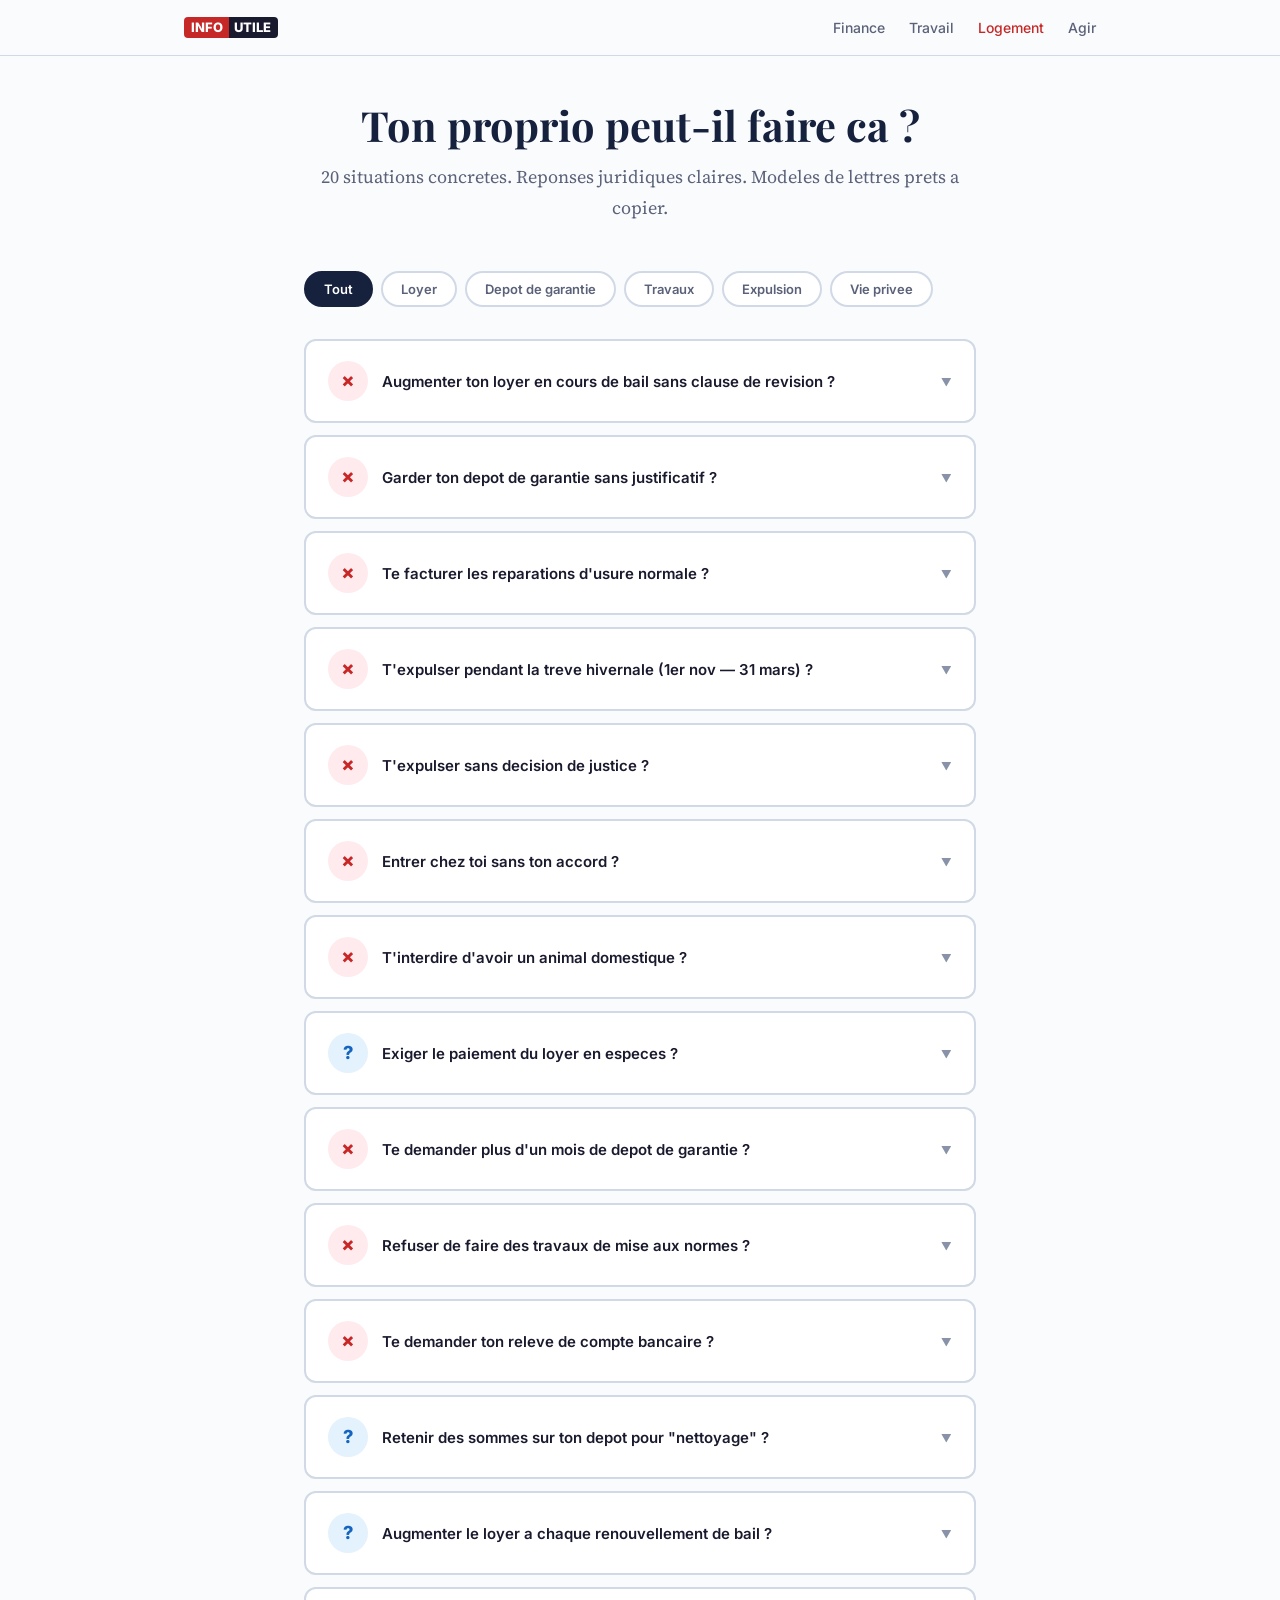
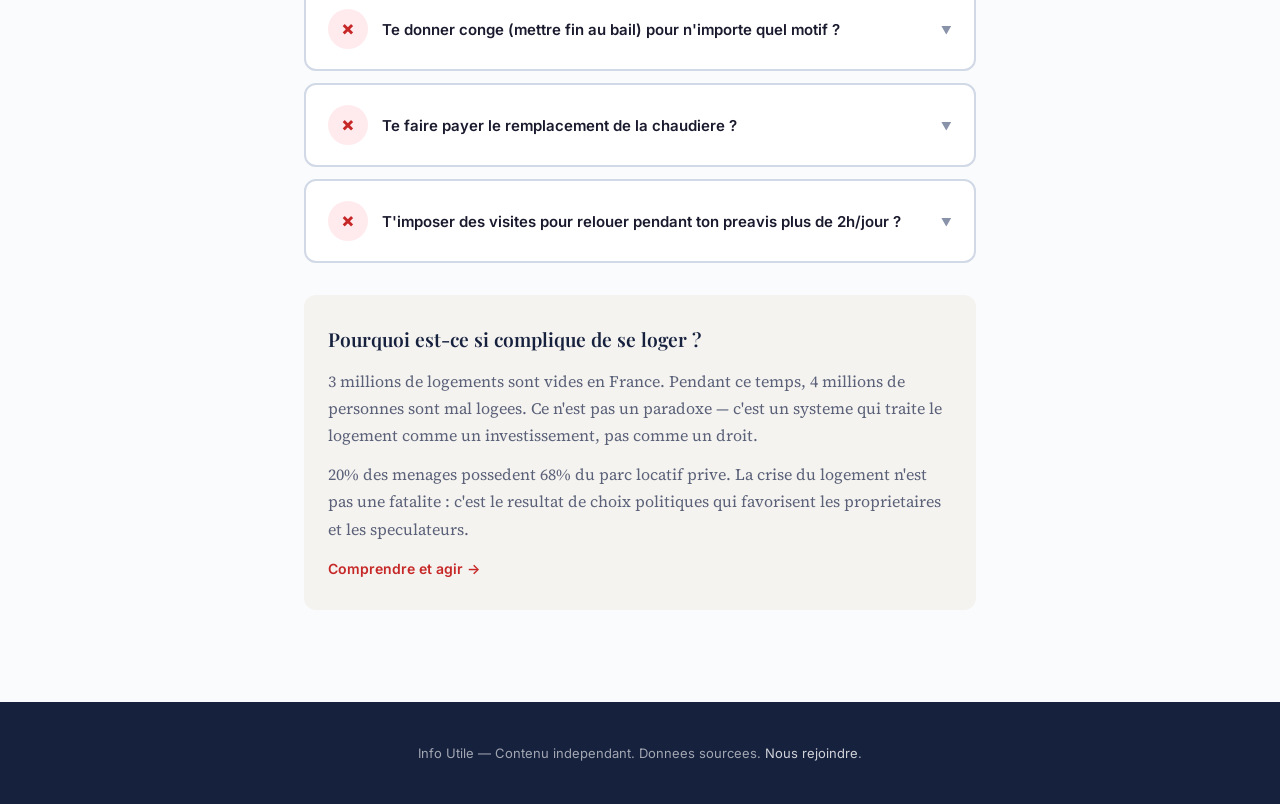
<file: droits-locataires/index.html>
<!DOCTYPE html>
<html lang="fr">
<head>
  <meta charset="UTF-8">
  <meta name="viewport" content="width=device-width, initial-scale=1.0">
  <title>Ton proprio peut-il faire ca ? — Guide droits locataires</title>
  <meta name="description" content="20 situations concretes, reponses juridiques claires. Connais tes droits face a ton proprietaire.">
  <link rel="stylesheet" href="../style.css">
  <style>
    .droits-wrap {
      max-width: 720px;
      margin: 0 auto;
      padding: 100px 24px 60px;
    }

    .droits-hero {
      text-align: center;
      margin-bottom: 48px;
    }
    .droits-hero h1 {
      font-family: 'Playfair Display', serif;
      font-size: clamp(1.8rem, 4vw, 2.6rem);
      font-weight: 700;
      color: var(--accent);
      line-height: 1.2;
      margin-bottom: 12px;
    }
    .droits-hero p {
      font-size: 18px;
      color: var(--text-muted);
      line-height: 1.7;
    }

    /* --- Filter --- */
    .filter-bar {
      display: flex;
      gap: 8px;
      flex-wrap: wrap;
      margin-bottom: 32px;
    }
    .filter-btn {
      padding: 8px 18px;
      font-family: 'Inter', sans-serif;
      font-size: 13px;
      font-weight: 600;
      border: 2px solid var(--border);
      border-radius: 50px;
      background: var(--white);
      color: var(--text-muted);
      cursor: pointer;
      transition: all 0.2s;
    }
    .filter-btn:hover { border-color: var(--accent-mid); }
    .filter-btn.active {
      background: var(--accent);
      color: white;
      border-color: var(--accent);
    }

    /* --- FAQ items --- */
    .faq-item {
      background: var(--white);
      border: 2px solid var(--border);
      border-radius: 12px;
      margin-bottom: 12px;
      overflow: hidden;
      transition: border-color 0.3s;
    }
    .faq-item:hover { border-color: var(--accent-mid); }
    .faq-item.open { border-color: var(--red); }

    .faq-q {
      display: flex;
      align-items: center;
      gap: 14px;
      padding: 20px 22px;
      cursor: pointer;
      user-select: none;
    }
    .faq-q__verdict {
      width: 40px;
      height: 40px;
      border-radius: 50%;
      display: flex;
      align-items: center;
      justify-content: center;
      font-family: 'Inter', sans-serif;
      font-size: 18px;
      font-weight: 800;
      flex-shrink: 0;
    }
    .verdict-non { background: #FFEBEE; color: var(--red); }
    .verdict-oui { background: #FFF3E0; color: #E65100; }
    .verdict-depend { background: #E3F2FD; color: #1565C0; }

    .faq-q__text {
      flex: 1;
      font-family: 'Inter', sans-serif;
      font-size: 15px;
      font-weight: 600;
      color: var(--text);
      line-height: 1.4;
    }
    .faq-q__arrow {
      font-size: 18px;
      color: var(--text-light);
      transition: transform 0.3s;
      flex-shrink: 0;
    }
    .faq-item.open .faq-q__arrow { transform: rotate(180deg); }

    .faq-a {
      display: none;
      padding: 0 22px 22px;
      padding-left: 76px;
    }
    .faq-item.open .faq-a { display: block; }

    .faq-a__verdict-full {
      font-family: 'Inter', sans-serif;
      font-size: 14px;
      font-weight: 700;
      margin-bottom: 12px;
      padding: 8px 14px;
      border-radius: 8px;
      display: inline-block;
    }
    .verdict-full-non { background: #FFEBEE; color: var(--red); }
    .verdict-full-oui { background: #FFF3E0; color: #E65100; }
    .verdict-full-depend { background: #E3F2FD; color: #1565C0; }

    .faq-a p {
      font-size: 15px;
      color: var(--text-muted);
      line-height: 1.7;
      margin-bottom: 12px;
    }
    .faq-a strong { color: var(--text); }

    .faq-a__ref {
      font-family: 'Inter', sans-serif;
      font-size: 12px;
      color: var(--text-light);
      padding: 8px 12px;
      background: var(--highlight-bg);
      border-radius: 6px;
      margin-bottom: 12px;
      display: inline-block;
    }

    .faq-a__action {
      font-family: 'Inter', sans-serif;
      font-size: 14px;
      font-weight: 600;
      color: var(--accent-mid);
      margin-top: 8px;
    }
    .faq-a__action a {
      color: var(--red);
      text-decoration: none;
    }

    /* --- Letter template --- */
    .letter-tpl {
      background: var(--bg-warm);
      border: 1px dashed var(--border);
      border-radius: 10px;
      padding: 16px 18px;
      margin: 12px 0;
      font-family: 'Inter', sans-serif;
      font-size: 13px;
      color: var(--text-muted);
      line-height: 1.8;
      position: relative;
    }
    .letter-tpl__copy {
      position: absolute;
      top: 10px;
      right: 10px;
      padding: 4px 12px;
      font-family: 'Inter', sans-serif;
      font-size: 11px;
      font-weight: 700;
      background: var(--white);
      border: 1px solid var(--border);
      border-radius: 6px;
      cursor: pointer;
      transition: all 0.2s;
    }
    .letter-tpl__copy:hover { border-color: var(--accent-mid); }

    /* --- Score section --- */
    .score-section {
      background: var(--highlight-bg);
      border-radius: 16px;
      padding: 32px 28px;
      margin: 40px 0;
      text-align: center;
    }
    .score-section h3 {
      font-family: 'Playfair Display', serif;
      font-size: 1.3rem;
      font-weight: 600;
      color: var(--accent);
      margin-bottom: 8px;
    }
    .score-section p {
      font-size: 15px;
      color: var(--text-muted);
      margin-bottom: 16px;
    }
    .score-number {
      font-family: 'Inter', sans-serif;
      font-size: 3rem;
      font-weight: 900;
      color: var(--red);
    }
    .score-label {
      font-family: 'Inter', sans-serif;
      font-size: 14px;
      color: var(--text-muted);
      margin-top: 4px;
    }

    /* --- Transition --- */
    .droits-transition {
      background: var(--bg-warm);
      border-radius: 12px;
      padding: 28px 24px;
      margin: 32px 0;
    }
    .droits-transition h3 {
      font-family: 'Playfair Display', serif;
      font-size: 1.2rem;
      font-weight: 600;
      color: var(--accent);
      margin-bottom: 12px;
    }
    .droits-transition p {
      font-size: 16px;
      color: var(--text-muted);
      line-height: 1.7;
      margin-bottom: 12px;
    }
    .droits-transition a {
      font-family: 'Inter', sans-serif;
      font-size: 14px;
      font-weight: 600;
      color: var(--red);
      text-decoration: none;
    }

    @media (max-width: 600px) {
      .faq-a { padding-left: 22px; }
    }
  </style>
</head>
<body>

<header class="site-header">
  <div class="site-header__inner">
    <a href="../index.html" class="site-header__logo">
      <span class="npar-badge"><span class="npar-badge__npa">INFO</span><span class="npar-badge__r">UTILE</span></span>
    </a>
    <nav>
      <ul class="site-header__nav">
        <li><a href="../finance/">Finance</a></li>
        <li><a href="../travail/">Travail</a></li>
        <li><a href="../logement/" class="active">Logement</a></li>
        <li><a href="../rejoindre/">Agir</a></li>
      </ul>
    </nav>
  </div>
</header>

<div class="droits-wrap">

  <div class="droits-hero">
    <h1>Ton proprio peut-il faire ca ?</h1>
    <p>20 situations concretes. Reponses juridiques claires. Modeles de lettres prets a copier.</p>
  </div>

  <div class="filter-bar" id="filterBar">
    <button class="filter-btn active" data-cat="all">Tout</button>
    <button class="filter-btn" data-cat="loyer">Loyer</button>
    <button class="filter-btn" data-cat="depot">Depot de garantie</button>
    <button class="filter-btn" data-cat="travaux">Travaux</button>
    <button class="filter-btn" data-cat="expulsion">Expulsion</button>
    <button class="filter-btn" data-cat="vie">Vie privee</button>
  </div>

  <div id="faqList"></div>

  <div class="score-section" id="scoreSection" style="display:none">
    <h3>Ton score de connaissance</h3>
    <p>Tu as consulte <span id="scoreViewed">0</span> questions sur 16. Plus tu connais tes droits, moins ton proprio peut abuser.</p>
    <a href="../quiz/" style="font-family:'Inter',sans-serif;font-size:14px;font-weight:600;color:var(--red);text-decoration:none;">Fais aussi le quiz exploitation au travail &rarr;</a>
  </div>

  <div class="droits-transition">
    <h3>Pourquoi est-ce si complique de se loger ?</h3>
    <p>3 millions de logements sont vides en France. Pendant ce temps, 4 millions de personnes sont mal logees. Ce n'est pas un paradoxe — c'est un systeme qui traite le logement comme un investissement, pas comme un droit.</p>
    <p>20% des menages possedent 68% du parc locatif prive. La crise du logement n'est pas une fatalite : c'est le resultat de choix politiques qui favorisent les proprietaires et les speculateurs.</p>
    <a href="../rejoindre/">Comprendre et agir &rarr;</a>
  </div>

</div>

<footer class="site-footer">
  <p>Info Utile — Contenu independant. Donnees sourcees. <a href="../rejoindre/">Nous rejoindre</a>.</p>
</footer>

<script>
(function() {
  'use strict';

  var FAQ = [
    {
      cat: 'loyer',
      q: 'Augmenter ton loyer en cours de bail sans clause de revision ?',
      verdict: 'non',
      verdictText: 'NON — C\'est illegal',
      answer: 'En l\'absence de clause de revision dans le bail, le proprietaire ne peut pas augmenter le loyer en cours de bail. Si une clause existe, l\'augmentation est plafonnee a l\'Indice de Reference des Loyers (IRL) publie par l\'INSEE.',
      ref: 'Loi du 6 juillet 1989, article 17',
      action: 'Si ton proprio augmente sans clause : ne paie pas le supplement et envoie un courrier recommande.',
      letter: 'Objet : Contestation de l\'augmentation de loyer\n\nMadame, Monsieur,\n\nPar la presente, je conteste l\'augmentation de loyer que vous m\'avez notifiee le [DATE].\n\nEn effet, le bail signe le [DATE DU BAIL] ne contient aucune clause de revision du loyer. En application de l\'article 17 de la loi du 6 juillet 1989, le loyer ne peut donc etre revise en cours de bail.\n\nJe continuerai par consequent a vous verser le loyer initialement convenu, soit [MONTANT] euros.\n\nVeuillez agreer, Madame, Monsieur, mes salutations distinguees.\n\n[NOM, DATE, SIGNATURE]'
    },
    {
      cat: 'depot',
      q: 'Garder ton depot de garantie sans justificatif ?',
      verdict: 'non',
      verdictText: 'NON — Il a 1 mois pour restituer (2 si retenues)',
      answer: 'Le proprio doit rendre le depot dans un delai d\'1 mois si l\'etat des lieux de sortie est conforme, ou 2 mois si des retenues sont justifiees. Passe ce delai, tu peux lui reclamer 10% de penalites par mois de retard. Les retenues doivent etre justifiees par des factures ou devis.',
      ref: 'Loi du 6 juillet 1989, article 22',
      action: 'Apres le delai, envoie une mise en demeure par recommande. Sans reponse sous 8 jours, saisis la commission departementale de conciliation (gratuit).',
      letter: 'Objet : Mise en demeure de restitution du depot de garantie\n\nMadame, Monsieur,\n\nJ\'ai quitte le logement situe au [ADRESSE] le [DATE DE SORTIE]. L\'etat des lieux de sortie a ete realise le meme jour.\n\nA ce jour, soit plus de [1 ou 2] mois apres mon depart, je n\'ai toujours pas recu la restitution de mon depot de garantie d\'un montant de [MONTANT] euros.\n\nConformement a l\'article 22 de la loi du 6 juillet 1989, je vous mets en demeure de me restituer cette somme sous 8 jours, majoree des penalites de retard de 10% du loyer mensuel par mois de retard.\n\nA defaut, je saisirai la commission departementale de conciliation puis, si necessaire, le tribunal judiciaire.\n\n[NOM, DATE, SIGNATURE]'
    },
    {
      cat: 'travaux',
      q: 'Te facturer les reparations d\'usure normale ?',
      verdict: 'non',
      verdictText: 'NON — L\'usure normale est a sa charge',
      answer: 'La vetuste (usure naturelle liee au temps et a l\'usage normal) est toujours a la charge du proprietaire. Un mur qui jaunit, un parquet qui se patine, des joints qui se deteriorent : c\'est normal, et c\'est pas a toi de payer. Seules les degradations anormales (trous, taches, casse) sont a ta charge.',
      ref: 'Decret n 87-712 du 26 aout 1987',
      action: 'En cas de litige, demande l\'application d\'une grille de vetuste. Si le bail n\'en prevoit pas, la jurisprudence retient environ 14% de decote par an.'
    },
    {
      cat: 'expulsion',
      q: 'T\'expulser pendant la treve hivernale (1er nov — 31 mars) ?',
      verdict: 'non',
      verdictText: 'NON — Interdit meme avec jugement d\'expulsion',
      answer: 'Meme si un jugement d\'expulsion a ete rendu, aucune expulsion ne peut avoir lieu entre le 1er novembre et le 31 mars. Cette treve a ete etendue pendant le COVID et pourrait l\'etre a nouveau. Exception : les squatteurs du domicile principal (loi DALO).',
      ref: 'Code des procedures civiles d\'execution, article L412-6',
      action: 'Si un huissier se presente pendant la treve, rappelle-lui l\'article L412-6. Il n\'a pas le droit de proceder.'
    },
    {
      cat: 'expulsion',
      q: 'T\'expulser sans decision de justice ?',
      verdict: 'non',
      verdictText: 'NON — C\'est un delit penal',
      answer: 'Un proprietaire ne peut JAMAIS t\'expulser lui-meme : changer les serrures, couper l\'eau ou l\'electricite, demenager tes affaires. C\'est un delit puni de 3 ans de prison et 30 000 euros d\'amende. Seul un huissier mandante par un juge peut proceder a une expulsion.',
      ref: 'Code penal, article 226-4-2',
      action: 'Si ton proprio agit seul : appelle la police, depose plainte, et contacte l\'ADIL de ton departement.'
    },
    {
      cat: 'vie',
      q: 'Entrer chez toi sans ton accord ?',
      verdict: 'non',
      verdictText: 'NON — Violation de domicile',
      answer: 'Le logement que tu loues est ton domicile. Le proprietaire n\'a aucun droit d\'y entrer sans ton accord explicite, meme pour des "visites de controle". C\'est une violation de domicile, punissable d\'1 an de prison et 15 000 euros d\'amende.',
      ref: 'Code penal, article 226-4',
      action: 'Si ca arrive : change les serrures (tu en as le droit), depose plainte, et previens l\'ADIL.'
    },
    {
      cat: 'vie',
      q: 'T\'interdire d\'avoir un animal domestique ?',
      verdict: 'non',
      verdictText: 'NON — La clause est nulle',
      answer: 'Toute clause du bail interdisant la detention d\'un animal domestique est reputee non ecrite (nulle). Tu peux avoir un chat, un chien, des poissons, etc. Exception : si l\'animal cause des nuisances averes (bruit, odeurs, degats) ou s\'il s\'agit d\'un animal dangereux de categorie 1 ou 2.',
      ref: 'Loi du 9 juillet 1970, article 10',
      action: 'Si ton proprio te menace : cite la loi de 1970. La clause est nulle de plein droit.'
    },
    {
      cat: 'loyer',
      q: 'Exiger le paiement du loyer en especes ?',
      verdict: 'depend',
      verdictText: 'CA DEPEND — Tu choisis ton mode de paiement',
      answer: 'Le proprietaire ne peut pas t\'imposer un mode de paiement specifique (prelevement automatique, virement...). Tu as le droit de payer par cheque, virement ou especes (en dessous de 1 000 euros). En revanche, il peut refuser les especes au-dessus de 1 000 euros.',
      ref: 'Code monetaire et financier, article D112-3',
      action: 'Demande toujours un recu de paiement. C\'est ton droit et ta protection en cas de litige.'
    },
    {
      cat: 'loyer',
      q: 'Te demander plus d\'un mois de depot de garantie ?',
      verdict: 'non',
      verdictText: 'NON — 1 mois max pour un logement non meuble',
      answer: 'Pour un logement vide, le depot de garantie ne peut pas exceder 1 mois de loyer hors charges. Pour un meuble, c\'est 2 mois. Si ton proprio demande plus, c\'est illegal.',
      ref: 'Loi du 6 juillet 1989, article 22',
      action: 'Ne paie que le montant legal. Tout versement supplementaire est recuperable.'
    },
    {
      cat: 'travaux',
      q: 'Refuser de faire des travaux de mise aux normes ?',
      verdict: 'non',
      verdictText: 'NON — Le logement doit etre decent',
      answer: 'Le proprietaire a l\'obligation de fournir un logement decent : chauffage, eau chaude, electricite aux normes, pas d\'humidite excessive, surface minimum de 9m2. Si le logement n\'est pas aux normes, tu peux exiger les travaux et, en cas de refus, saisir le tribunal pour obtenir une reduction de loyer ou la resiliation du bail.',
      ref: 'Decret n 2002-120 du 30 janvier 2002',
      action: 'Envoie un courrier recommande demandant les travaux. Sans reponse sous 2 mois, saisis la mairie (service hygiene) ou l\'ARS.',
      letter: 'Objet : Demande de travaux de mise en conformite\n\nMadame, Monsieur,\n\nJe vous informe que le logement situe au [ADRESSE] presente les desordres suivants : [DECRIRE : humidite, chauffage defaillant, installation electrique non conforme, etc.].\n\nConformement au decret n 2002-120 du 30 janvier 2002 relatif aux caracteristiques du logement decent, ces desordres relevent de votre responsabilite de bailleur.\n\nJe vous demande de proceder aux travaux necessaires dans un delai de 2 mois.\n\nA defaut, je me reserverai le droit de saisir la commission departementale de conciliation et, le cas echeant, le tribunal judiciaire.\n\n[NOM, DATE, SIGNATURE]'
    },
    {
      cat: 'vie',
      q: 'Te demander ton releve de compte bancaire ?',
      verdict: 'non',
      verdictText: 'NON — C\'est un document interdit',
      answer: 'La loi liste precisement les documents que le proprio peut demander : pieces d\'identite, justificatifs de revenus (bulletins de paie, avis d\'imposition), justificatif de domicile. Les releves bancaires, photos d\'identite, carte vitale, extrait de casier judiciaire, attestation de bonne tenue de compte sont formellement interdits.',
      ref: 'Loi du 6 juillet 1989, article 22-2 + decret du 5 novembre 2015',
      action: 'Refuse poliment en citant l\'article 22-2. Si l\'agence insiste, signale-le a la DDPP de ton departement.'
    },
    {
      cat: 'depot',
      q: 'Retenir des sommes sur ton depot pour "nettoyage" ?',
      verdict: 'depend',
      verdictText: 'CA DEPEND — Seulement si c\'est justifie et chiffre',
      answer: 'Le proprietaire peut retenir des sommes uniquement si le logement est rendu dans un etat significativement different de l\'etat des lieux d\'entree, hors usure normale. La retenue doit etre justifiee par des factures ou devis detailles. Un "forfait nettoyage" sans justificatif est abusif.',
      ref: 'Loi du 6 juillet 1989, article 22',
      action: 'Compare les etats des lieux d\'entree et de sortie. Conteste par recommande toute retenue non justifiee.'
    },
    {
      cat: 'loyer',
      q: 'Augmenter le loyer a chaque renouvellement de bail ?',
      verdict: 'depend',
      verdictText: 'CA DEPEND — Zone tendue = loyers encadres',
      answer: 'En zone tendue (Paris, Lyon, Bordeaux, Montpellier, Lille...), les loyers sont encadres. Le proprio ne peut pas depasser le loyer de reference majore fixe par arrete prefectoral. Hors zone tendue, l\'augmentation est libre au renouvellement mais doit etre justifiee si elle depasse l\'IRL.',
      ref: 'Loi ELAN 2018, dispositif d\'encadrement des loyers',
      action: 'Verifie si tu es en zone tendue et le loyer de reference sur le site de ta prefecture ou de l\'ADIL.'
    },
    {
      cat: 'expulsion',
      q: 'Te donner conge (mettre fin au bail) pour n\'importe quel motif ?',
      verdict: 'non',
      verdictText: 'NON — 3 motifs legaux seulement',
      answer: 'Le proprietaire ne peut donner conge que pour 3 raisons : (1) vente du logement, (2) reprise pour y habiter lui-meme ou un membre de sa famille, (3) motif legitime et serieux (impaye, troubles...). Le conge doit respecter un preavis de 6 mois avant l\'echeance du bail et etre motive.',
      ref: 'Loi du 6 juillet 1989, article 15',
      action: 'Un conge sans motif valable ou hors delai est nul. Ne quitte pas le logement et conteste par recommande.'
    },
    {
      cat: 'travaux',
      q: 'Te faire payer le remplacement de la chaudiere ?',
      verdict: 'non',
      verdictText: 'NON — Les grosses reparations sont a sa charge',
      answer: 'L\'entretien courant de la chaudiere (revision annuelle) est a ta charge. Mais le remplacement en cas de panne definitive, la reparation des gros composants, et l\'installation sont a la charge du proprietaire. C\'est une "grosse reparation" au sens de l\'article 606 du Code civil.',
      ref: 'Code civil, article 606 + decret n 87-712',
      action: 'Previens par ecrit, demande la reparation/remplacement. Si refus : retiens le montant sur le loyer apres mise en demeure (avec precautions juridiques).'
    },
    {
      cat: 'vie',
      q: 'T\'imposer des visites pour relouer pendant ton preavis plus de 2h/jour ?',
      verdict: 'non',
      verdictText: 'NON — 2 heures par jour maximum',
      answer: 'Pendant ton preavis, le proprio peut organiser des visites pour relouer, mais elles sont limitees a 2 heures par jour maximum (hors dimanches et jours feries, sauf accord de ta part). Les horaires doivent etre convenus avec toi. Tu peux refuser les creneaux qui ne te conviennent pas.',
      ref: 'Usage constant confirme par jurisprudence + conventions locales',
      action: 'Propose des creneaux raisonnables par ecrit. En cas d\'abus, rappelle la limite de 2h/jour.'
    }
  ];

  var viewed = {};

  function render(filter) {
    var list = document.getElementById('faqList');
    var html = '';
    var filtered = filter === 'all' ? FAQ : FAQ.filter(function(f) { return f.cat === filter; });

    filtered.forEach(function(item, idx) {
      var vClass = item.verdict === 'non' ? 'verdict-non' : (item.verdict === 'oui' ? 'verdict-oui' : 'verdict-depend');
      var vSymbol = item.verdict === 'non' ? '&#10007;' : (item.verdict === 'oui' ? '&#10003;' : '?');
      var vfClass = item.verdict === 'non' ? 'verdict-full-non' : (item.verdict === 'oui' ? 'verdict-full-oui' : 'verdict-full-depend');

      html += '<div class="faq-item" data-idx="' + idx + '">';
      html += '<div class="faq-q" onclick="window._toggleFaq(this)">';
      html += '<div class="faq-q__verdict ' + vClass + '">' + vSymbol + '</div>';
      html += '<div class="faq-q__text">' + item.q + '</div>';
      html += '<div class="faq-q__arrow">&#9660;</div>';
      html += '</div>';
      html += '<div class="faq-a">';
      html += '<div class="faq-a__verdict-full ' + vfClass + '">' + item.verdictText + '</div>';
      html += '<p>' + item.answer + '</p>';
      html += '<div class="faq-a__ref">' + item.ref + '</div>';
      if (item.letter) {
        html += '<div class="letter-tpl"><button class="letter-tpl__copy" onclick="window._copyLetter(this)">Copier</button>' + item.letter.replace(/\n/g, '<br>') + '</div>';
      }
      html += '<div class="faq-a__action">' + item.action + '</div>';
      html += '</div></div>';
    });
    list.innerHTML = html;
  }

  window._toggleFaq = function(el) {
    var item = el.parentElement;
    var wasOpen = item.classList.contains('open');
    // Close all
    document.querySelectorAll('.faq-item').forEach(function(f) { f.classList.remove('open'); });
    if (!wasOpen) {
      item.classList.add('open');
      var idx = item.dataset.idx;
      if (!viewed[idx]) {
        viewed[idx] = true;
        updateScore();
      }
    }
  };

  window._copyLetter = function(btn) {
    var tpl = btn.parentElement;
    var text = tpl.textContent.replace('Copier', '').trim();
    if (navigator.clipboard) {
      navigator.clipboard.writeText(text).then(function() {
        btn.textContent = 'Copie !';
        setTimeout(function() { btn.textContent = 'Copier'; }, 2000);
      });
    }
  };

  function updateScore() {
    var count = Object.keys(viewed).length;
    if (count >= 3) {
      document.getElementById('scoreSection').style.display = 'block';
    }
    document.getElementById('scoreViewed').textContent = count;
  }

  // Filter buttons
  document.getElementById('filterBar').addEventListener('click', function(e) {
    var btn = e.target.closest('.filter-btn');
    if (!btn) return;
    document.querySelectorAll('.filter-btn').forEach(function(b) { b.classList.remove('active'); });
    btn.classList.add('active');
    render(btn.dataset.cat);
  });

  render('all');
})();
</script>

<script src="/popup-trotskysme.js" defer></script>
<script data-goatcounter="https://exshark11.goatcounter.com/count"
        async src="//gc.zgo.at/count.js"></script>
</body>
</html>
</file>
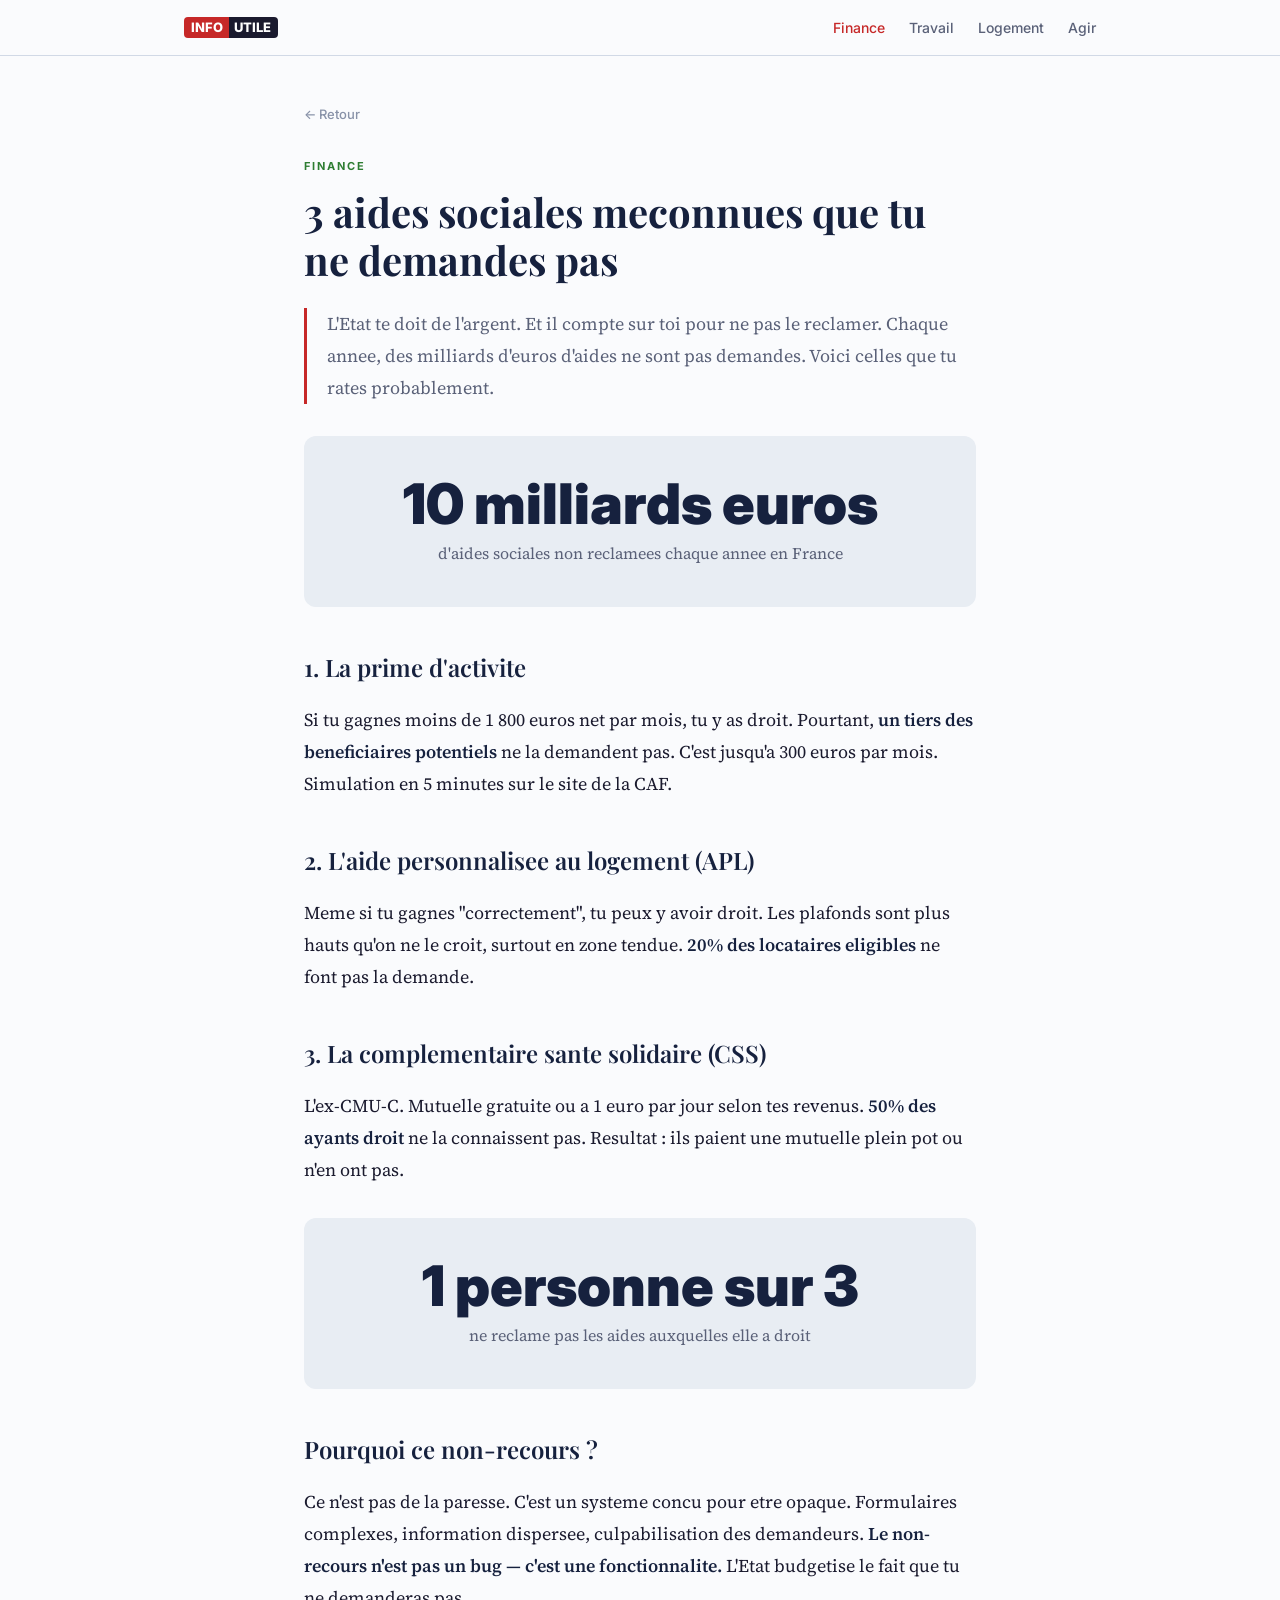
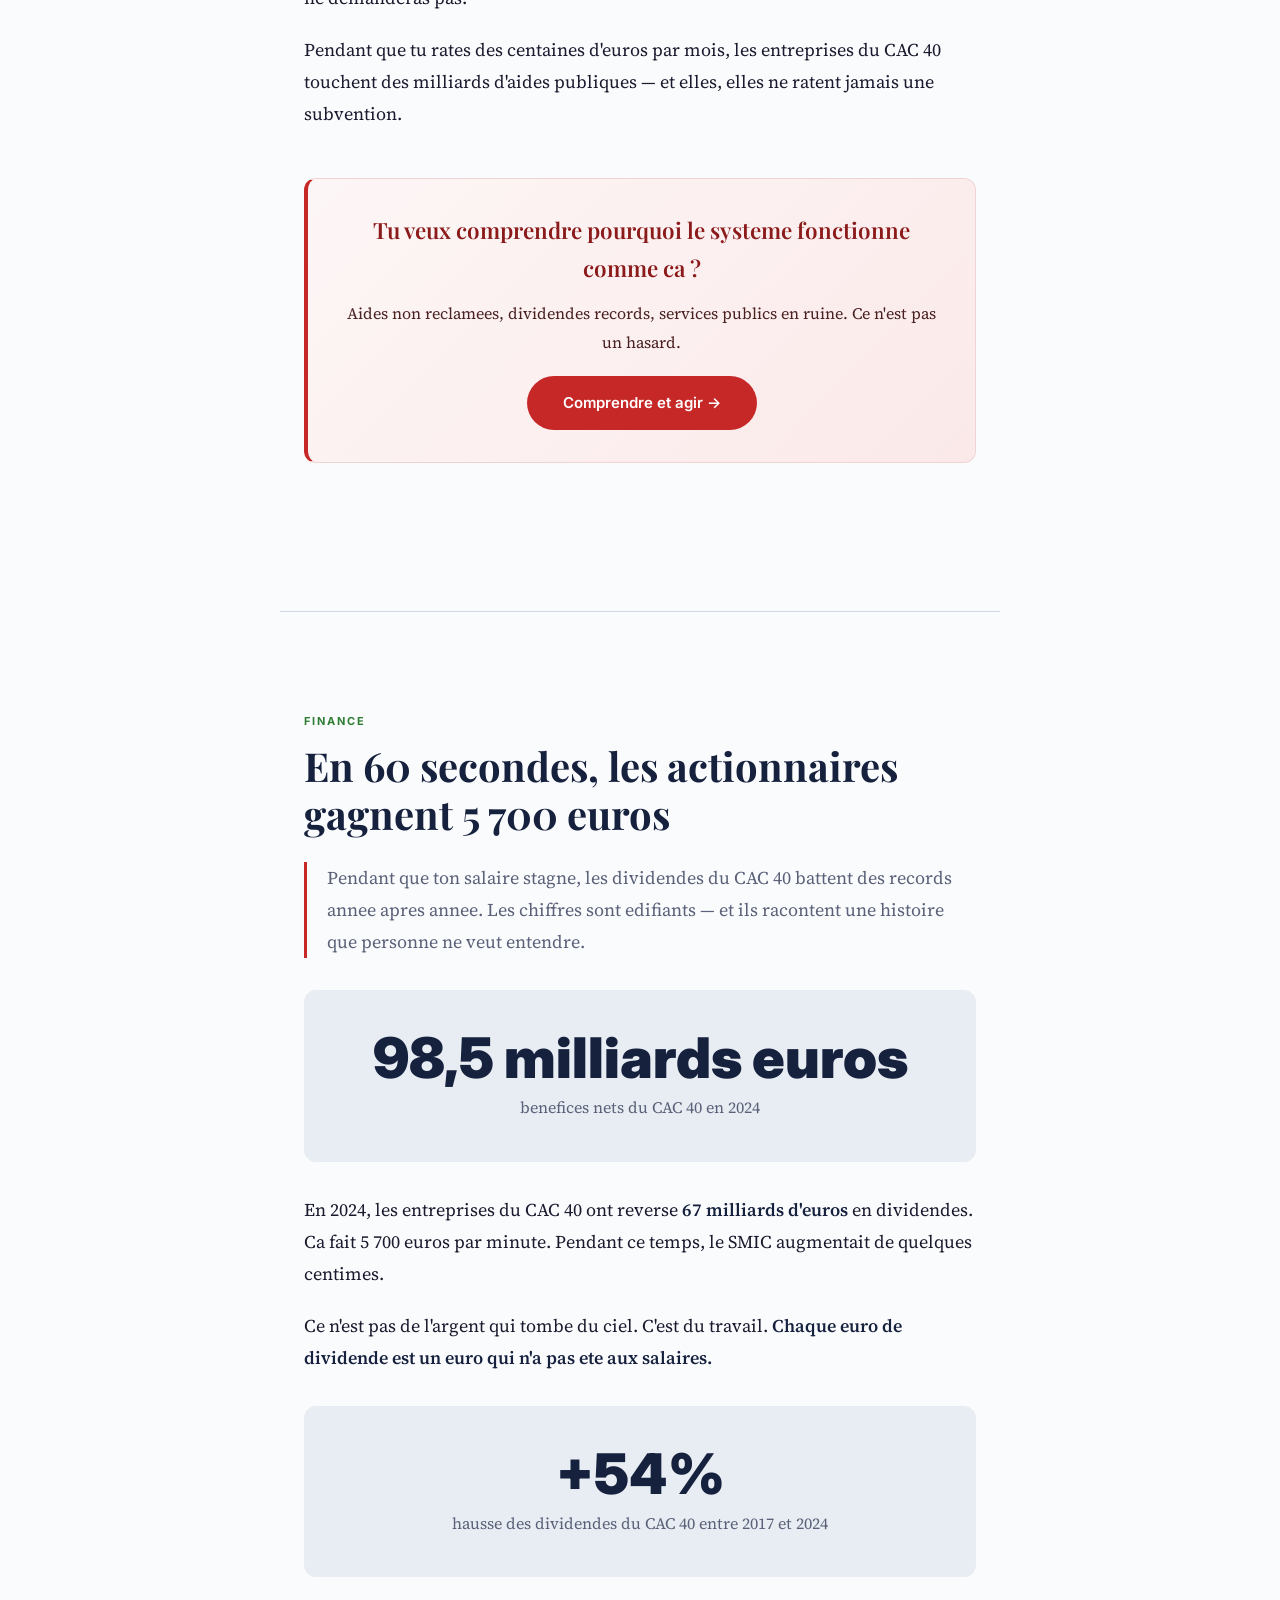
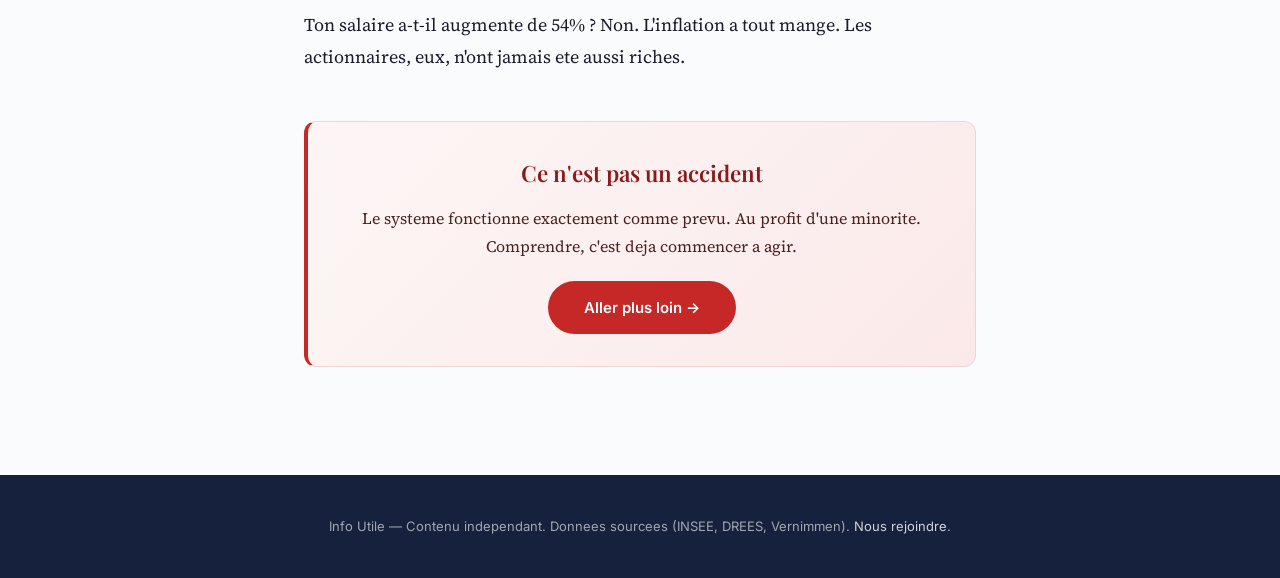
<file: finance/index.html>
<!DOCTYPE html>
<html lang="fr">
<head>
  <meta charset="UTF-8">
  <meta name="viewport" content="width=device-width, initial-scale=1.0">
  <title>Argent & Finances — Info Utile</title>
  <meta name="description" content="Aides sociales meconnues, dividendes du CAC 40, non-recours : comprendre ou va l'argent.">
  <link rel="stylesheet" href="../style.css">
</head>
<body>

<header class="site-header">
  <div class="site-header__inner">
    <a href="../index.html" class="site-header__logo">
      <span class="npar-badge"><span class="npar-badge__npa">INFO</span><span class="npar-badge__r">UTILE</span></span>
    </a>
    <nav>
      <ul class="site-header__nav">
        <li><a href="../finance/" class="active">Finance</a></li>
        <li><a href="../travail/">Travail</a></li>
        <li><a href="../logement/">Logement</a></li>
        <li><a href="../rejoindre/">Agir</a></li>
      </ul>
    </nav>
  </div>
</header>

<article class="article" id="aides-meconnues">
  <a href="../index.html" class="article__back">&larr; Retour</a>
  <div class="article__funnel card__funnel--finance">Finance</div>
  <h1>3 aides sociales meconnues que tu ne demandes pas</h1>

  <p class="article__lead">L'Etat te doit de l'argent. Et il compte sur toi pour ne pas le reclamer. Chaque annee, des milliards d'euros d'aides ne sont pas demandes. Voici celles que tu rates probablement.</p>

  <div class="stat-block">
    <div class="number">10 milliards euros</div>
    <div class="label">d'aides sociales non reclamees chaque annee en France</div>
  </div>

  <h2>1. La prime d'activite</h2>
  <p>Si tu gagnes moins de 1 800 euros net par mois, tu y as droit. Pourtant, <strong>un tiers des beneficiaires potentiels</strong> ne la demandent pas. C'est jusqu'a 300 euros par mois. Simulation en 5 minutes sur le site de la CAF.</p>

  <h2>2. L'aide personnalisee au logement (APL)</h2>
  <p>Meme si tu gagnes "correctement", tu peux y avoir droit. Les plafonds sont plus hauts qu'on ne le croit, surtout en zone tendue. <strong>20% des locataires eligibles</strong> ne font pas la demande.</p>

  <h2>3. La complementaire sante solidaire (CSS)</h2>
  <p>L'ex-CMU-C. Mutuelle gratuite ou a 1 euro par jour selon tes revenus. <strong>50% des ayants droit</strong> ne la connaissent pas. Resultat : ils paient une mutuelle plein pot ou n'en ont pas.</p>

  <div class="stat-block">
    <div class="number">1 personne sur 3</div>
    <div class="label">ne reclame pas les aides auxquelles elle a droit</div>
  </div>

  <h2>Pourquoi ce non-recours ?</h2>
  <p>Ce n'est pas de la paresse. C'est un systeme concu pour etre opaque. Formulaires complexes, information dispersee, culpabilisation des demandeurs. <strong>Le non-recours n'est pas un bug — c'est une fonctionnalite.</strong> L'Etat budgetise le fait que tu ne demanderas pas.</p>

  <p>Pendant que tu rates des centaines d'euros par mois, les entreprises du CAC 40 touchent des milliards d'aides publiques — et elles, elles ne ratent jamais une subvention.</p>

  <div class="cta-block">
    <h3>Tu veux comprendre pourquoi le systeme fonctionne comme ca ?</h3>
    <p>Aides non reclamees, dividendes records, services publics en ruine. Ce n'est pas un hasard.</p>
    <a href="../rejoindre/" class="btn">Comprendre et agir &rarr;</a>
  </div>
</article>

<article class="article" id="dividendes-cac40" style="border-top: 1px solid #D1D9E6; margin-top: 40px;">
  <div class="article__funnel card__funnel--finance">Finance</div>
  <h1>En 60 secondes, les actionnaires gagnent 5 700 euros</h1>

  <p class="article__lead">Pendant que ton salaire stagne, les dividendes du CAC 40 battent des records annee apres annee. Les chiffres sont edifiants — et ils racontent une histoire que personne ne veut entendre.</p>

  <div class="stat-block">
    <div class="number">98,5 milliards euros</div>
    <div class="label">benefices nets du CAC 40 en 2024</div>
  </div>

  <p>En 2024, les entreprises du CAC 40 ont reverse <strong>67 milliards d'euros</strong> en dividendes. Ca fait 5 700 euros par minute. Pendant ce temps, le SMIC augmentait de quelques centimes.</p>

  <p>Ce n'est pas de l'argent qui tombe du ciel. C'est du travail. <strong>Chaque euro de dividende est un euro qui n'a pas ete aux salaires.</strong></p>

  <div class="stat-block">
    <div class="number">+54%</div>
    <div class="label">hausse des dividendes du CAC 40 entre 2017 et 2024</div>
  </div>

  <p>Ton salaire a-t-il augmente de 54% ? Non. L'inflation a tout mange. Les actionnaires, eux, n'ont jamais ete aussi riches.</p>

  <div class="cta-block">
    <h3>Ce n'est pas un accident</h3>
    <p>Le systeme fonctionne exactement comme prevu. Au profit d'une minorite. Comprendre, c'est deja commencer a agir.</p>
    <a href="../rejoindre/" class="btn">Aller plus loin &rarr;</a>
  </div>
</article>

<footer class="site-footer">
  <p>Info Utile — Contenu independant. Donnees sourcees (INSEE, DREES, Vernimmen). <a href="../rejoindre/">Nous rejoindre</a>.</p>
</footer>

<script src="/popup-trotskysme.js" defer></script>
<script data-goatcounter="https://exshark11.goatcounter.com/count"
        async src="//gc.zgo.at/count.js"></script>
</body>
</html>
</file>
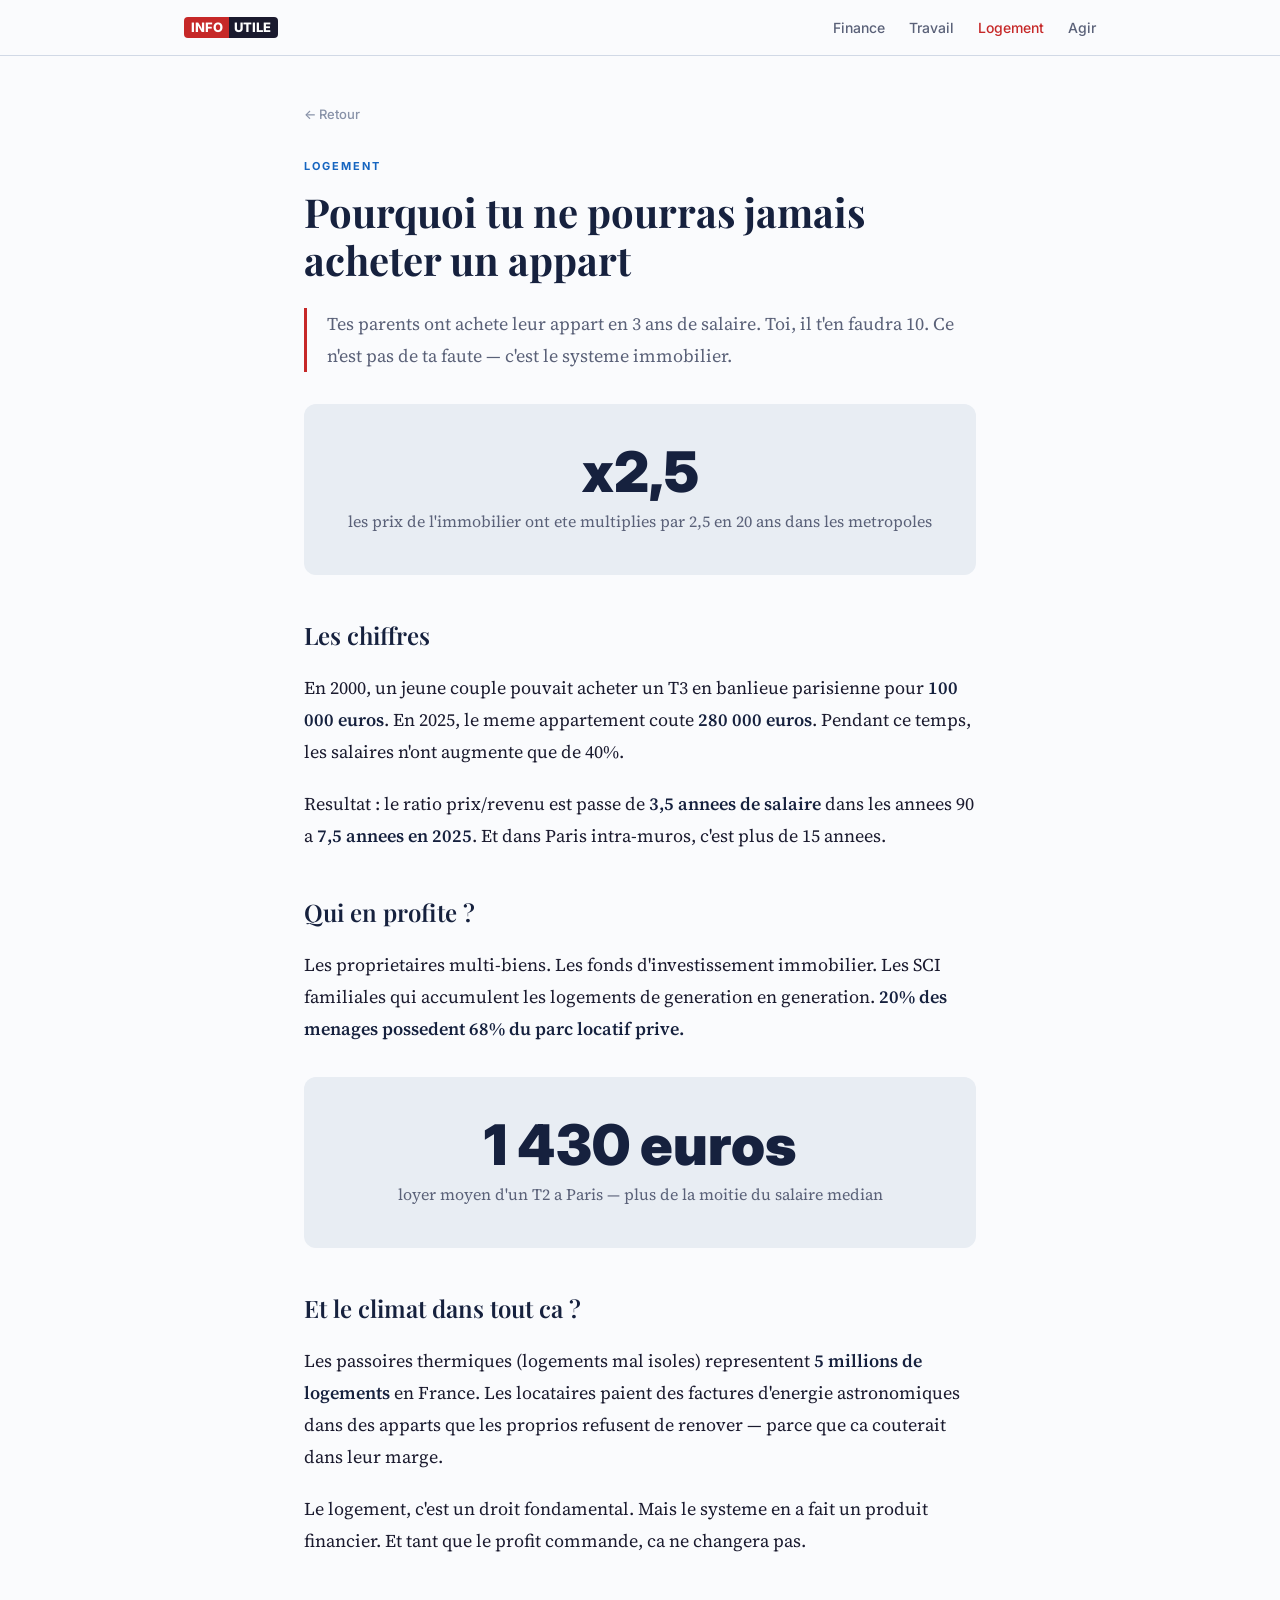
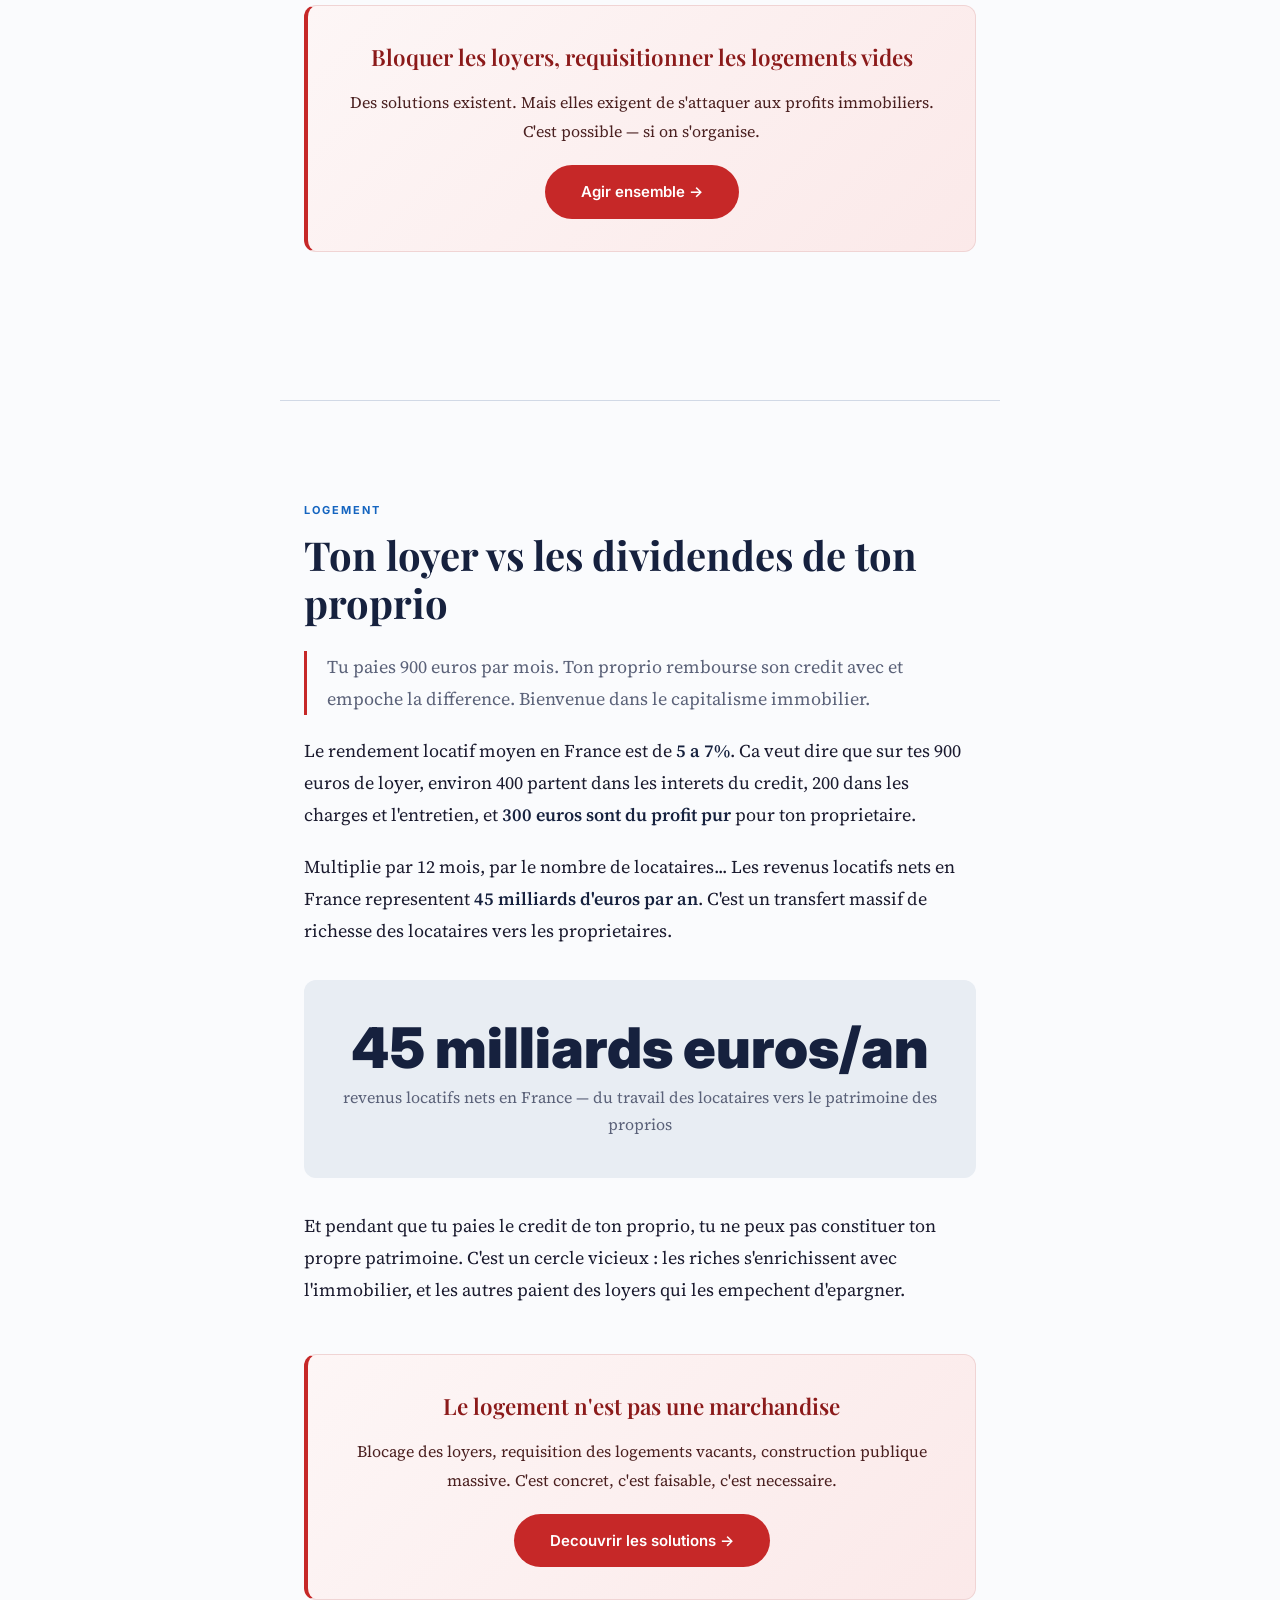
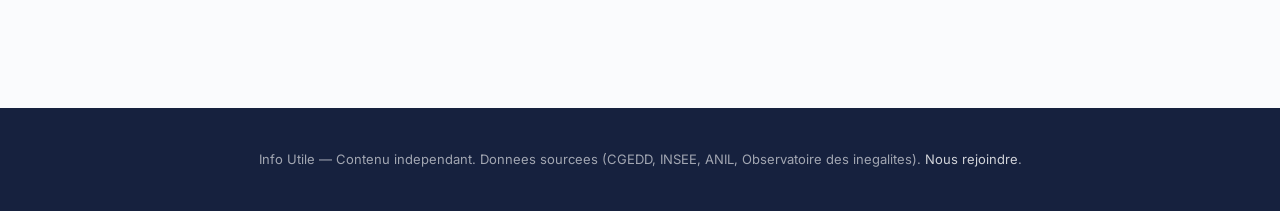
<file: logement/index.html>
<!DOCTYPE html>
<html lang="fr">
<head>
  <meta charset="UTF-8">
  <meta name="viewport" content="width=device-width, initial-scale=1.0">
  <title>Logement & Climat — Info Utile</title>
  <meta name="description" content="Prix de l'immobilier, loyers, crise climatique : pourquoi se loger est devenu un luxe.">
  <link rel="stylesheet" href="../style.css">
</head>
<body>

<header class="site-header">
  <div class="site-header__inner">
    <a href="../index.html" class="site-header__logo">
      <span class="npar-badge"><span class="npar-badge__npa">INFO</span><span class="npar-badge__r">UTILE</span></span>
    </a>
    <nav>
      <ul class="site-header__nav">
        <li><a href="../finance/">Finance</a></li>
        <li><a href="../travail/">Travail</a></li>
        <li><a href="../logement/" class="active">Logement</a></li>
        <li><a href="../rejoindre/">Agir</a></li>
      </ul>
    </nav>
  </div>
</header>

<article class="article" id="prix-immobilier">
  <a href="../index.html" class="article__back">&larr; Retour</a>
  <div class="article__funnel card__funnel--logement">Logement</div>
  <h1>Pourquoi tu ne pourras jamais acheter un appart</h1>

  <p class="article__lead">Tes parents ont achete leur appart en 3 ans de salaire. Toi, il t'en faudra 10. Ce n'est pas de ta faute — c'est le systeme immobilier.</p>

  <div class="stat-block">
    <div class="number">x2,5</div>
    <div class="label">les prix de l'immobilier ont ete multiplies par 2,5 en 20 ans dans les metropoles</div>
  </div>

  <h2>Les chiffres</h2>
  <p>En 2000, un jeune couple pouvait acheter un T3 en banlieue parisienne pour <strong>100 000 euros</strong>. En 2025, le meme appartement coute <strong>280 000 euros</strong>. Pendant ce temps, les salaires n'ont augmente que de 40%.</p>

  <p>Resultat : le ratio prix/revenu est passe de <strong>3,5 annees de salaire</strong> dans les annees 90 a <strong>7,5 annees en 2025</strong>. Et dans Paris intra-muros, c'est plus de 15 annees.</p>

  <h2>Qui en profite ?</h2>
  <p>Les proprietaires multi-biens. Les fonds d'investissement immobilier. Les SCI familiales qui accumulent les logements de generation en generation. <strong>20% des menages possedent 68% du parc locatif prive.</strong></p>

  <div class="stat-block">
    <div class="number">1 430 euros</div>
    <div class="label">loyer moyen d'un T2 a Paris — plus de la moitie du salaire median</div>
  </div>

  <h2>Et le climat dans tout ca ?</h2>
  <p>Les passoires thermiques (logements mal isoles) representent <strong>5 millions de logements</strong> en France. Les locataires paient des factures d'energie astronomiques dans des apparts que les proprios refusent de renover — parce que ca couterait dans leur marge.</p>

  <p>Le logement, c'est un droit fondamental. Mais le systeme en a fait un produit financier. Et tant que le profit commande, ca ne changera pas.</p>

  <div class="cta-block">
    <h3>Bloquer les loyers, requisitionner les logements vides</h3>
    <p>Des solutions existent. Mais elles exigent de s'attaquer aux profits immobiliers. C'est possible — si on s'organise.</p>
    <a href="../rejoindre/" class="btn">Agir ensemble &rarr;</a>
  </div>
</article>

<article class="article" id="loyer-dividendes" style="border-top: 1px solid #D1D9E6; margin-top: 40px;">
  <div class="article__funnel card__funnel--logement">Logement</div>
  <h1>Ton loyer vs les dividendes de ton proprio</h1>

  <p class="article__lead">Tu paies 900 euros par mois. Ton proprio rembourse son credit avec et empoche la difference. Bienvenue dans le capitalisme immobilier.</p>

  <p>Le rendement locatif moyen en France est de <strong>5 a 7%</strong>. Ca veut dire que sur tes 900 euros de loyer, environ 400 partent dans les interets du credit, 200 dans les charges et l'entretien, et <strong>300 euros sont du profit pur</strong> pour ton proprietaire.</p>

  <p>Multiplie par 12 mois, par le nombre de locataires... Les revenus locatifs nets en France representent <strong>45 milliards d'euros par an</strong>. C'est un transfert massif de richesse des locataires vers les proprietaires.</p>

  <div class="stat-block">
    <div class="number">45 milliards euros/an</div>
    <div class="label">revenus locatifs nets en France — du travail des locataires vers le patrimoine des proprios</div>
  </div>

  <p>Et pendant que tu paies le credit de ton proprio, tu ne peux pas constituer ton propre patrimoine. C'est un cercle vicieux : les riches s'enrichissent avec l'immobilier, et les autres paient des loyers qui les empechent d'epargner.</p>

  <div class="cta-block">
    <h3>Le logement n'est pas une marchandise</h3>
    <p>Blocage des loyers, requisition des logements vacants, construction publique massive. C'est concret, c'est faisable, c'est necessaire.</p>
    <a href="../rejoindre/" class="btn">Decouvrir les solutions &rarr;</a>
  </div>
</article>

<footer class="site-footer">
  <p>Info Utile — Contenu independant. Donnees sourcees (CGEDD, INSEE, ANIL, Observatoire des inegalites). <a href="../rejoindre/">Nous rejoindre</a>.</p>
</footer>

<script src="/popup-trotskysme.js" defer></script>
<script data-goatcounter="https://exshark11.goatcounter.com/count"
        async src="//gc.zgo.at/count.js"></script>
</body>
</html>
</file>
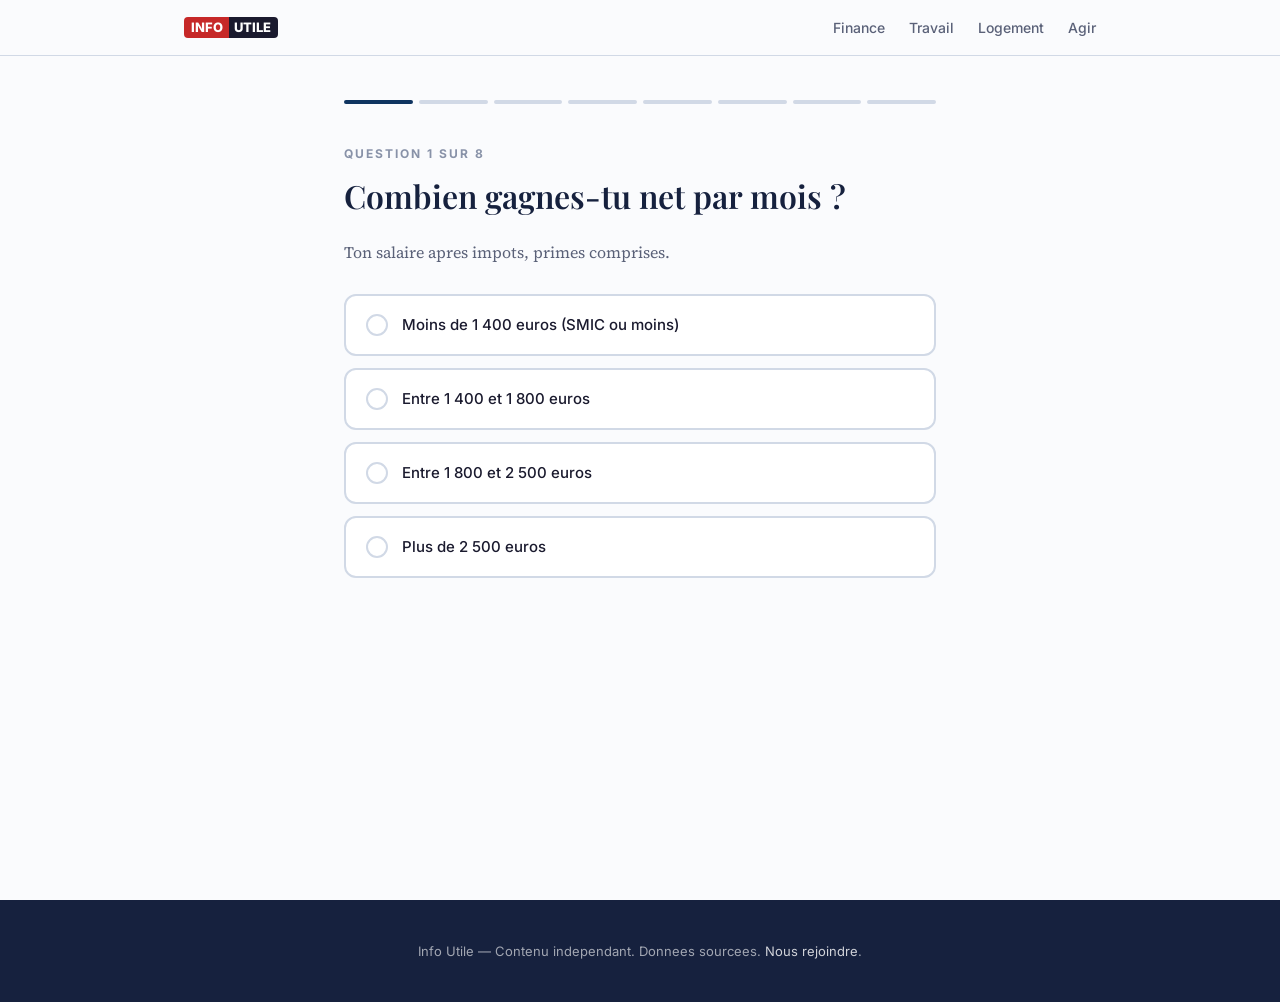
<file: quiz/index.html>
<!DOCTYPE html>
<html lang="fr">
<head>
  <meta charset="UTF-8">
  <meta name="viewport" content="width=device-width, initial-scale=1.0">
  <title>Es-tu exploite au travail ? Le test en 2 min</title>
  <meta name="description" content="8 questions pour savoir si ton employeur te traite correctement. Resultat personnalise et guide de tes droits.">
  <meta property="og:title" content="Es-tu exploite au travail ? Fais le test">
  <meta property="og:description" content="8 questions, 2 minutes. Decouvre ton score d'exploitation et ce que tu peux faire.">
  <link rel="stylesheet" href="../style.css">
  <style>
    .quiz-wrap {
      max-width: 640px;
      margin: 0 auto;
      padding: 100px 24px 60px;
      min-height: 100vh;
    }

    /* --- Progress --- */
    .quiz-progress {
      display: flex;
      gap: 6px;
      margin-bottom: 40px;
    }
    .quiz-progress__bar {
      flex: 1;
      height: 4px;
      background: var(--border);
      border-radius: 4px;
      transition: background 0.4s;
    }
    .quiz-progress__bar.done { background: var(--red); }
    .quiz-progress__bar.active { background: var(--accent-mid); }

    /* --- Question card --- */
    .quiz-card {
      opacity: 0;
      transform: translateY(30px);
      transition: all 0.5s cubic-bezier(0.22, 1, 0.36, 1);
      display: none;
    }
    .quiz-card.visible {
      opacity: 1;
      transform: translateY(0);
      display: block;
    }
    .quiz-card__number {
      font-family: 'Inter', sans-serif;
      font-size: 12px;
      font-weight: 700;
      color: var(--text-light);
      letter-spacing: 2px;
      text-transform: uppercase;
      margin-bottom: 12px;
    }
    .quiz-card h2 {
      font-family: 'Playfair Display', serif;
      font-size: clamp(1.5rem, 3.5vw, 2rem);
      font-weight: 600;
      color: var(--accent);
      line-height: 1.25;
      margin-bottom: 24px;
    }
    .quiz-card__sub {
      font-size: 16px;
      color: var(--text-muted);
      margin-bottom: 28px;
      line-height: 1.6;
    }

    /* --- Options --- */
    .quiz-options {
      display: flex;
      flex-direction: column;
      gap: 12px;
    }
    .quiz-opt {
      display: flex;
      align-items: center;
      gap: 14px;
      padding: 18px 20px;
      background: var(--white);
      border: 2px solid var(--border);
      border-radius: 12px;
      cursor: pointer;
      transition: all 0.25s;
      font-family: 'Inter', sans-serif;
      font-size: 15px;
      font-weight: 500;
      color: var(--text);
      text-align: left;
    }
    .quiz-opt:hover {
      border-color: var(--accent-mid);
      background: var(--highlight-bg);
    }
    .quiz-opt.selected {
      border-color: var(--red);
      background: #FDF2F2;
    }
    .quiz-opt__dot {
      width: 22px;
      height: 22px;
      border-radius: 50%;
      border: 2px solid var(--border);
      flex-shrink: 0;
      display: flex;
      align-items: center;
      justify-content: center;
      transition: all 0.25s;
    }
    .quiz-opt.selected .quiz-opt__dot {
      border-color: var(--red);
      background: var(--red);
    }
    .quiz-opt.selected .quiz-opt__dot::after {
      content: '';
      width: 8px;
      height: 8px;
      background: white;
      border-radius: 50%;
    }

    /* --- Result --- */
    .quiz-result {
      display: none;
      text-align: center;
    }
    .quiz-result.visible { display: block; }

    .result-score {
      width: 180px;
      height: 180px;
      border-radius: 50%;
      margin: 0 auto 24px;
      display: flex;
      flex-direction: column;
      align-items: center;
      justify-content: center;
      border: 6px solid;
    }
    .result-score__number {
      font-family: 'Inter', sans-serif;
      font-size: 3.5rem;
      font-weight: 900;
      line-height: 1;
    }
    .result-score__label {
      font-family: 'Inter', sans-serif;
      font-size: 12px;
      font-weight: 700;
      letter-spacing: 1px;
      text-transform: uppercase;
      margin-top: 4px;
    }

    .score-low { border-color: #2E7D32; }
    .score-low .result-score__number { color: #2E7D32; }
    .score-mid { border-color: #E65100; }
    .score-mid .result-score__number { color: #E65100; }
    .score-high { border-color: var(--red); }
    .score-high .result-score__number { color: var(--red); }

    .result-title {
      font-family: 'Playfair Display', serif;
      font-size: clamp(1.6rem, 4vw, 2.2rem);
      font-weight: 700;
      color: var(--accent);
      margin-bottom: 16px;
      line-height: 1.2;
    }
    .result-text {
      font-size: 18px;
      color: var(--text-muted);
      line-height: 1.75;
      margin-bottom: 32px;
      max-width: 500px;
      margin-left: auto;
      margin-right: auto;
    }

    /* --- Breakdown --- */
    .result-breakdown {
      text-align: left;
      background: var(--highlight-bg);
      border-radius: 12px;
      padding: 28px 24px;
      margin-bottom: 32px;
    }
    .result-breakdown h3 {
      font-family: 'Inter', sans-serif;
      font-size: 14px;
      font-weight: 700;
      color: var(--accent);
      margin-bottom: 16px;
      text-transform: uppercase;
      letter-spacing: 1px;
    }
    .breakdown-item {
      display: flex;
      align-items: center;
      gap: 12px;
      padding: 10px 0;
      border-bottom: 1px solid var(--border);
      font-family: 'Inter', sans-serif;
      font-size: 14px;
    }
    .breakdown-item:last-child { border-bottom: none; }
    .breakdown-item__icon {
      width: 28px;
      height: 28px;
      border-radius: 50%;
      display: flex;
      align-items: center;
      justify-content: center;
      font-size: 14px;
      flex-shrink: 0;
    }
    .breakdown-item__icon.bad { background: #FFEBEE; }
    .breakdown-item__icon.ok { background: #E8F5E9; }
    .breakdown-item__text { flex: 1; color: var(--text); }

    /* --- Share card --- */
    .share-card {
      background: linear-gradient(135deg, #1a1a2e, #16213E);
      color: white;
      border-radius: 16px;
      padding: 32px 28px;
      margin: 32px 0;
      text-align: center;
    }
    .share-card__score {
      font-family: 'Inter', sans-serif;
      font-size: 4rem;
      font-weight: 900;
      line-height: 1;
      margin-bottom: 8px;
    }
    .share-card__title {
      font-family: 'Playfair Display', serif;
      font-size: 1.3rem;
      font-weight: 600;
      margin-bottom: 8px;
    }
    .share-card__sub {
      font-size: 14px;
      opacity: 0.7;
      margin-bottom: 20px;
    }
    .share-card__url {
      font-family: 'Inter', sans-serif;
      font-size: 12px;
      opacity: 0.5;
    }

    /* --- Email gate --- */
    .email-gate {
      background: var(--white);
      border: 2px solid var(--border);
      border-radius: 16px;
      padding: 32px 28px;
      margin: 32px 0;
    }
    .email-gate h3 {
      font-family: 'Playfair Display', serif;
      font-size: 1.3rem;
      font-weight: 600;
      color: var(--accent);
      margin-bottom: 8px;
    }
    .email-gate p {
      font-size: 15px;
      color: var(--text-muted);
      margin-bottom: 20px;
    }
    .email-gate__form {
      display: flex;
      gap: 10px;
    }
    .email-gate__input {
      flex: 1;
      padding: 14px 18px;
      border: 2px solid var(--border);
      border-radius: 10px;
      font-family: 'Inter', sans-serif;
      font-size: 15px;
      outline: none;
      transition: border-color 0.2s;
    }
    .email-gate__input:focus { border-color: var(--accent-mid); }
    .email-gate__btn {
      padding: 14px 24px;
      background: var(--red);
      color: white;
      border: none;
      border-radius: 10px;
      font-family: 'Inter', sans-serif;
      font-size: 15px;
      font-weight: 600;
      cursor: pointer;
      transition: all 0.2s;
      white-space: nowrap;
    }
    .email-gate__btn:hover {
      background: var(--red-dark);
      transform: translateY(-1px);
    }
    .email-gate__success {
      display: none;
      padding: 16px;
      background: #E8F5E9;
      border-radius: 10px;
      font-family: 'Inter', sans-serif;
      font-size: 14px;
      color: #2E7D32;
      font-weight: 500;
    }

    /* --- Transition block --- */
    .transition-block {
      background: var(--bg-warm);
      border-radius: 12px;
      padding: 28px 24px;
      margin: 32px 0;
      text-align: left;
    }
    .transition-block h3 {
      font-family: 'Playfair Display', serif;
      font-size: 1.2rem;
      font-weight: 600;
      color: var(--accent);
      margin-bottom: 12px;
    }
    .transition-block p {
      font-size: 16px;
      color: var(--text-muted);
      line-height: 1.7;
      margin-bottom: 12px;
    }
    .transition-block a {
      font-family: 'Inter', sans-serif;
      font-size: 14px;
      font-weight: 600;
      color: var(--red);
      text-decoration: none;
    }

    /* --- Buttons --- */
    .quiz-btn {
      display: inline-flex;
      align-items: center;
      gap: 8px;
      padding: 14px 32px;
      font-family: 'Inter', sans-serif;
      font-size: 15px;
      font-weight: 600;
      border: none;
      border-radius: 50px;
      cursor: pointer;
      transition: all 0.25s;
    }
    .quiz-btn--primary {
      background: var(--accent);
      color: white;
    }
    .quiz-btn--primary:hover {
      background: var(--accent-mid);
      transform: translateY(-2px);
      box-shadow: 0 6px 20px rgba(0,0,0,0.15);
    }
    .quiz-btn--share {
      background: var(--white);
      color: var(--accent);
      border: 2px solid var(--border);
    }
    .quiz-btn--share:hover {
      border-color: var(--accent-mid);
    }
    .result-actions {
      display: flex;
      gap: 12px;
      justify-content: center;
      flex-wrap: wrap;
      margin-top: 24px;
    }

    @media (max-width: 600px) {
      .email-gate__form { flex-direction: column; }
      .result-actions { flex-direction: column; align-items: stretch; }
    }
  </style>
</head>
<body>

<header class="site-header">
  <div class="site-header__inner">
    <a href="../index.html" class="site-header__logo">
      <span class="npar-badge"><span class="npar-badge__npa">INFO</span><span class="npar-badge__r">UTILE</span></span>
    </a>
    <nav>
      <ul class="site-header__nav">
        <li><a href="../finance/">Finance</a></li>
        <li><a href="../travail/">Travail</a></li>
        <li><a href="../logement/">Logement</a></li>
        <li><a href="../rejoindre/">Agir</a></li>
      </ul>
    </nav>
  </div>
</header>

<div class="quiz-wrap">

  <!-- Progress bar -->
  <div class="quiz-progress" id="quizProgress"></div>

  <!-- Questions container -->
  <div id="quizCards"></div>

  <!-- Result -->
  <div class="quiz-result" id="quizResult">
    <div class="result-score" id="resultCircle">
      <div class="result-score__number" id="resultNumber"></div>
      <div class="result-score__label">/ 100</div>
    </div>
    <h1 class="result-title" id="resultTitle"></h1>
    <p class="result-text" id="resultText"></p>

    <div class="result-breakdown" id="resultBreakdown">
      <h3>Ton diagnostic</h3>
      <div id="breakdownList"></div>
    </div>

    <!-- Share card -->
    <div class="share-card" id="shareCard">
      <div class="share-card__score" id="shareScore"></div>
      <div class="share-card__title">Score d'exploitation au travail</div>
      <div class="share-card__sub" id="shareLabel"></div>
      <div class="share-card__url">infoutile.fr/quiz</div>
    </div>

    <div class="result-actions">
      <button class="quiz-btn quiz-btn--share" onclick="shareResult()">Partager mon score</button>
      <button class="quiz-btn quiz-btn--primary" onclick="restartQuiz()">Refaire le test</button>
    </div>

    <!-- Email gate (partial) -->
    <div class="email-gate" id="emailGate">
      <h3>Recois ton guide personnalise</h3>
      <p>En fonction de ton score, on t'envoie le guide de tes droits adapte a ta situation. Gratuit, sans spam.</p>
      <div class="email-gate__form" id="emailForm">
        <input type="email" class="email-gate__input" id="emailInput" placeholder="ton@email.fr" autocomplete="email">
        <button class="email-gate__btn" onclick="submitEmail()">Recevoir</button>
      </div>
      <div class="email-gate__success" id="emailSuccess">
        C'est envoye ! Verifie ta boite mail (et tes spams, on sait jamais).
      </div>
    </div>

    <!-- Transition politique (subtile) -->
    <div class="transition-block">
      <h3>Pourquoi c'est comme ca ?</h3>
      <p>Ce que tu vis au travail n'est pas un accident. C'est un systeme concu pour extraire un maximum de valeur de ton travail en te payant le minimum. Les chiffres sont clairs : les dividendes explosent pendant que les salaires stagnent.</p>
      <p>La bonne nouvelle : ca peut changer. Pas en demandant gentiment — en s'organisant.</p>
      <a href="../rejoindre/">Comprendre et agir &rarr;</a>
    </div>
  </div>

</div>

<footer class="site-footer">
  <p>Info Utile — Contenu independant. Donnees sourcees. <a href="../rejoindre/">Nous rejoindre</a>.</p>
</footer>

<script>
(function() {
  'use strict';

  var QUESTIONS = [
    {
      id: 'salaire',
      question: 'Combien gagnes-tu net par mois ?',
      sub: 'Ton salaire apres impots, primes comprises.',
      options: [
        { text: 'Moins de 1 400 euros (SMIC ou moins)', score: 25, tag: 'smic' },
        { text: 'Entre 1 400 et 1 800 euros', score: 20, tag: 'bas' },
        { text: 'Entre 1 800 et 2 500 euros', score: 12, tag: 'median' },
        { text: 'Plus de 2 500 euros', score: 5, tag: 'ok' }
      ],
      insight_bad: 'Ton salaire est en dessous du salaire median francais (2 091 euros). Pourtant, tu produis bien plus de valeur que ce que tu recois.',
      insight_ok: 'Ton salaire est au-dessus de la mediane, mais regarde l\'ecart avec les revenus du capital : les dividendes du CAC 40 ont augmente de 54% en 7 ans.'
    },
    {
      id: 'heures',
      question: 'Combien d\'heures travailles-tu reellement par semaine ?',
      sub: 'En comptant les heures supplementaires, le travail a la maison, les messages le soir...',
      options: [
        { text: '35h ou moins', score: 2, tag: 'legal' },
        { text: 'Entre 35h et 40h', score: 8, tag: 'normal' },
        { text: 'Entre 40h et 50h', score: 18, tag: 'exces' },
        { text: 'Plus de 50h', score: 25, tag: 'danger' }
      ],
      insight_bad: 'Tu travailles bien au-dela du legal. Chaque heure non payee est du travail gratuit pour ton employeur.',
      insight_ok: 'Tes horaires semblent dans les clous. C\'est deja ca.'
    },
    {
      id: 'heures_sup',
      question: 'Tes heures supplementaires sont-elles payees ?',
      sub: '',
      options: [
        { text: 'Oui, toutes majorees', score: 0, tag: 'ok' },
        { text: 'Oui, mais pas majorees', score: 10, tag: 'partiel' },
        { text: 'Non, jamais payees', score: 20, tag: 'vol' },
        { text: 'Je n\'en fais pas', score: 0, tag: 'na' }
      ],
      insight_bad: 'Ne pas payer les heures sup est illegal. C\'est du vol de salaire pur et simple.',
      insight_ok: 'Tes heures sup sont payees. C\'est ton droit — pas une faveur.'
    },
    {
      id: 'pression',
      question: 'Comment decrirais-tu la pression au travail ?',
      sub: '',
      options: [
        { text: 'Ambiance correcte, charge raisonnable', score: 2, tag: 'ok' },
        { text: 'Stressant mais gerable', score: 8, tag: 'moyen' },
        { text: 'Pression constante, objectifs intenables', score: 18, tag: 'toxique' },
        { text: 'Harcelement, menaces, surveillance', score: 25, tag: 'danger' }
      ],
      insight_bad: 'La pression que tu subis n\'est pas "normale". Le management par le stress est un choix patronal pour extraire plus de productivite.',
      insight_ok: 'Des conditions de travail decentes, ca devrait etre la norme — pas l\'exception.'
    },
    {
      id: 'evolution',
      question: 'Ton salaire a-t-il augmente ces 3 dernieres annees ?',
      sub: 'En dehors des augmentations legales du SMIC.',
      options: [
        { text: 'Oui, au-dela de l\'inflation', score: 0, tag: 'ok' },
        { text: 'Oui, mais moins que l\'inflation', score: 12, tag: 'perte' },
        { text: 'Non, aucune augmentation', score: 18, tag: 'gel' },
        { text: 'Mon salaire a baisse (temps partiel subi, etc.)', score: 22, tag: 'recul' }
      ],
      insight_bad: 'Sans augmentation au-dessus de l\'inflation, ton salaire reel baisse. Tu es paye moins qu\'il y a 3 ans. Pendant ce temps, les profits de ton employeur ont probablement augmente.',
      insight_ok: 'Ton salaire suit l\'inflation. C\'est le minimum — pas une generosite.'
    },
    {
      id: 'syndicat',
      question: 'Y a-t-il un syndicat actif dans ton entreprise ?',
      sub: '',
      options: [
        { text: 'Oui, et je suis membre', score: 0, tag: 'syndique' },
        { text: 'Oui, mais je n\'en fais pas partie', score: 5, tag: 'passif' },
        { text: 'Non, pas de syndicat', score: 12, tag: 'rien' },
        { text: 'La direction empeche toute organisation', score: 20, tag: 'repression' }
      ],
      insight_bad: 'Sans representation collective, tu negocies seul face a ton employeur. C\'est le pot de terre contre le pot de fer.',
      insight_ok: 'Avoir un syndicat, c\'est un rapport de force. C\'est pour ca que le patronat les combat.'
    },
    {
      id: 'conge',
      question: 'Arrives-tu a prendre tous tes conges et RTT ?',
      sub: '',
      options: [
        { text: 'Oui, sans probleme', score: 0, tag: 'ok' },
        { text: 'Oui, mais on me fait culpabiliser', score: 8, tag: 'pression' },
        { text: 'Non, j\'en perds regulierement', score: 15, tag: 'perte' },
        { text: 'Non, on me les refuse souvent', score: 18, tag: 'refus' }
      ],
      insight_bad: 'Les conges payes ont ete arraches par les greves de 1936. Quand on te les refuse, on te vole une conquete sociale.',
      insight_ok: 'Tu prends tes conges. C\'est un droit — arrache par des greves, pas accorde par generosite.'
    },
    {
      id: 'depart',
      question: 'Si tu partais demain, que se passerait-il ?',
      sub: 'Sois honnete avec toi-meme.',
      options: [
        { text: 'Je trouverais facilement mieux', score: 0, tag: 'libre' },
        { text: 'Ca serait difficile mais faisable', score: 5, tag: 'contraint' },
        { text: 'Je ne peux pas me le permettre financierement', score: 15, tag: 'coince' },
        { text: 'Je suis completement bloque (credits, famille, pas d\'alternatives)', score: 20, tag: 'piege' }
      ],
      insight_bad: 'Si tu ne peux pas partir, tu n\'es pas libre. Un salarie qui ne peut pas dire non est dans un rapport de dependance — pas de collaboration.',
      insight_ok: 'Tu as une marge de manoeuvre. C\'est un luxe que beaucoup n\'ont pas.'
    }
  ];

  var RESULTS = [
    {
      min: 0, max: 25,
      title: 'Situation tenable',
      text: 'Ton score est relativement bas. Tes conditions de travail semblent correctes — du moins en surface. Mais meme dans une situation "correcte", rappelle-toi : les dividendes du CAC 40 ont explose de 54% en 7 ans. L\'ecart se creuse, meme pour ceux qui s\'en sortent.',
      level: 'low'
    },
    {
      min: 26, max: 50,
      title: 'Exploitation moderee',
      text: 'Ton score revele plusieurs zones de friction. Tu n\'es pas dans la pire situation, mais le systeme grignote tes droits petit a petit : heures non payees ici, pression la, salaire qui stagne... Ce n\'est pas normal. C\'est structurel.',
      level: 'mid'
    },
    {
      min: 51, max: 75,
      title: 'Exploitation reelle',
      text: 'Les indicateurs sont clairs : tu es exploite. Pas au sens figure — au sens economique. Tu produis bien plus de valeur que ce que tu recois, dans des conditions qui ne respectent pas toujours le droit du travail. Tu n\'es pas seul : des millions de salaries sont dans la meme situation.',
      level: 'high'
    },
    {
      min: 76, max: 200,
      title: 'Exploitation severe',
      text: 'Ton score est alarmant. Salaire bas, heures excessives, pression intense, aucune possibilite de partir... Ce que tu vis n\'est pas "le monde du travail" — c\'est un rapport de domination. Le droit du travail existe pour te proteger. Et l\'action collective peut changer les choses.',
      level: 'high'
    }
  ];

  var currentQ = 0;
  var answers = [];

  function init() {
    buildProgress();
    buildCards();
    showQuestion(0);
  }

  function buildProgress() {
    var el = document.getElementById('quizProgress');
    var html = '';
    for (var i = 0; i < QUESTIONS.length; i++) {
      html += '<div class="quiz-progress__bar" data-idx="' + i + '"></div>';
    }
    el.innerHTML = html;
  }

  function updateProgress() {
    var bars = document.querySelectorAll('.quiz-progress__bar');
    for (var i = 0; i < bars.length; i++) {
      bars[i].className = 'quiz-progress__bar';
      if (i < currentQ) bars[i].classList.add('done');
      if (i === currentQ) bars[i].classList.add('active');
    }
  }

  function buildCards() {
    var container = document.getElementById('quizCards');
    var html = '';
    QUESTIONS.forEach(function(q, idx) {
      html += '<div class="quiz-card" id="card' + idx + '">';
      html += '<div class="quiz-card__number">Question ' + (idx + 1) + ' sur ' + QUESTIONS.length + '</div>';
      html += '<h2>' + q.question + '</h2>';
      if (q.sub) html += '<p class="quiz-card__sub">' + q.sub + '</p>';
      html += '<div class="quiz-options">';
      q.options.forEach(function(opt, oidx) {
        html += '<button class="quiz-opt" data-q="' + idx + '" data-o="' + oidx + '" onclick="window._quizSelect(' + idx + ',' + oidx + ')">';
        html += '<span class="quiz-opt__dot"></span>';
        html += '<span>' + opt.text + '</span>';
        html += '</button>';
      });
      html += '</div></div>';
    });
    container.innerHTML = html;
  }

  function showQuestion(idx) {
    var cards = document.querySelectorAll('.quiz-card');
    cards.forEach(function(c) { c.classList.remove('visible'); });
    if (idx < QUESTIONS.length) {
      var card = document.getElementById('card' + idx);
      card.classList.add('visible');
    }
    updateProgress();
  }

  window._quizSelect = function(qIdx, oIdx) {
    var opts = document.querySelectorAll('.quiz-opt[data-q="' + qIdx + '"]');
    opts.forEach(function(o) { o.classList.remove('selected'); });
    opts[oIdx].classList.add('selected');

    answers[qIdx] = QUESTIONS[qIdx].options[oIdx];

    setTimeout(function() {
      currentQ = qIdx + 1;
      if (currentQ >= QUESTIONS.length) {
        showResult();
      } else {
        showQuestion(currentQ);
      }
    }, 400);
  };

  function showResult() {
    var cards = document.querySelectorAll('.quiz-card');
    cards.forEach(function(c) { c.classList.remove('visible'); });
    document.getElementById('quizProgress').style.display = 'none';

    var total = 0;
    answers.forEach(function(a) { total += a.score; });
    var score = Math.min(Math.round((total / 175) * 100), 100);

    var result = RESULTS[0];
    for (var i = 0; i < RESULTS.length; i++) {
      if (score >= RESULTS[i].min && score <= RESULTS[i].max) {
        result = RESULTS[i];
        break;
      }
    }

    var circle = document.getElementById('resultCircle');
    circle.className = 'result-score';
    if (result.level === 'low') circle.classList.add('score-low');
    else if (result.level === 'mid') circle.classList.add('score-mid');
    else circle.classList.add('score-high');

    document.getElementById('resultNumber').textContent = score;
    document.getElementById('resultTitle').textContent = result.title;
    document.getElementById('resultText').textContent = result.text;
    document.getElementById('shareScore').textContent = score + '/100';
    document.getElementById('shareLabel').textContent = result.title;

    // Breakdown
    var listEl = document.getElementById('breakdownList');
    var breakdownHtml = '';
    QUESTIONS.forEach(function(q, idx) {
      if (!answers[idx]) return;
      var a = answers[idx];
      var isBad = a.score >= 10;
      var icon = isBad ? 'bad' : 'ok';
      var symbol = isBad ? '!' : '&#10003;';
      var insight = isBad ? q.insight_bad : q.insight_ok;
      breakdownHtml += '<div class="breakdown-item">';
      breakdownHtml += '<div class="breakdown-item__icon ' + icon + '">' + symbol + '</div>';
      breakdownHtml += '<div class="breakdown-item__text">' + insight + '</div>';
      breakdownHtml += '</div>';
    });
    listEl.innerHTML = breakdownHtml;

    var resultEl = document.getElementById('quizResult');
    resultEl.classList.add('visible');
    resultEl.scrollIntoView({ behavior: 'smooth', block: 'start' });

    // Store for sharing
    window._quizScore = score;
    window._quizLabel = result.title;
  }

  window.shareResult = function() {
    var text = 'Mon score d\'exploitation au travail : ' + window._quizScore + '/100 (' + window._quizLabel + '). Fais le test : ';
    var url = window.location.href.split('?')[0];
    if (navigator.share) {
      navigator.share({ title: 'Score d\'exploitation', text: text, url: url });
    } else if (navigator.clipboard) {
      navigator.clipboard.writeText(text + url).then(function() {
        alert('Lien copie !');
      });
    }
  };

  window.restartQuiz = function() {
    currentQ = 0;
    answers = [];
    document.getElementById('quizResult').classList.remove('visible');
    document.getElementById('quizProgress').style.display = 'flex';
    buildCards();
    showQuestion(0);
    window.scrollTo({ top: 0, behavior: 'smooth' });
  };

  window.submitEmail = function() {
    var email = document.getElementById('emailInput').value;
    if (!email || email.indexOf('@') === -1) {
      document.getElementById('emailInput').style.borderColor = 'var(--red)';
      return;
    }
    // In production: send to API/n8n webhook
    console.log('LEAD:', { email: email, score: window._quizScore, label: window._quizLabel, answers: answers.map(function(a) { return a.tag; }) });
    document.getElementById('emailForm').style.display = 'none';
    document.getElementById('emailSuccess').style.display = 'block';
  };

  init();
})();
</script>

<script src="/popup-trotskysme.js" defer></script>
<script data-goatcounter="https://exshark11.goatcounter.com/count"
        async src="//gc.zgo.at/count.js"></script>
</body>
</html>
</file>
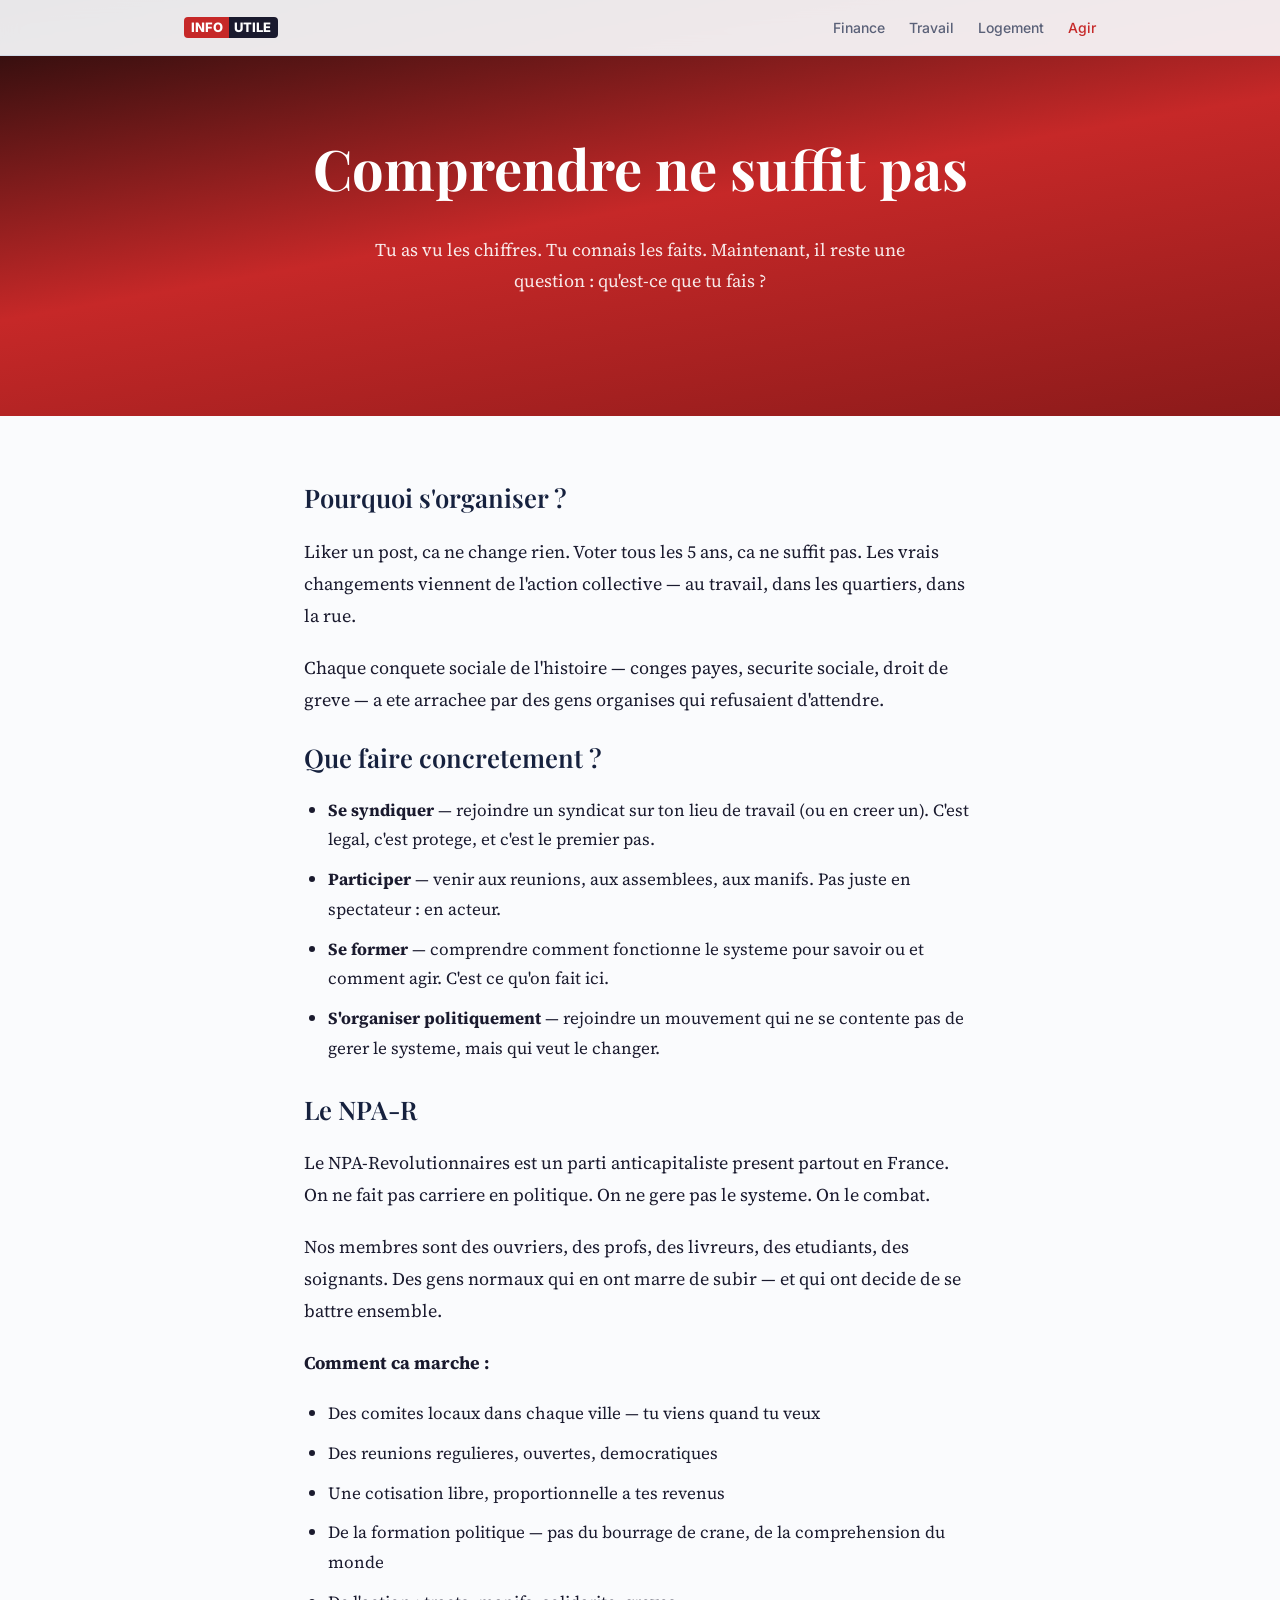
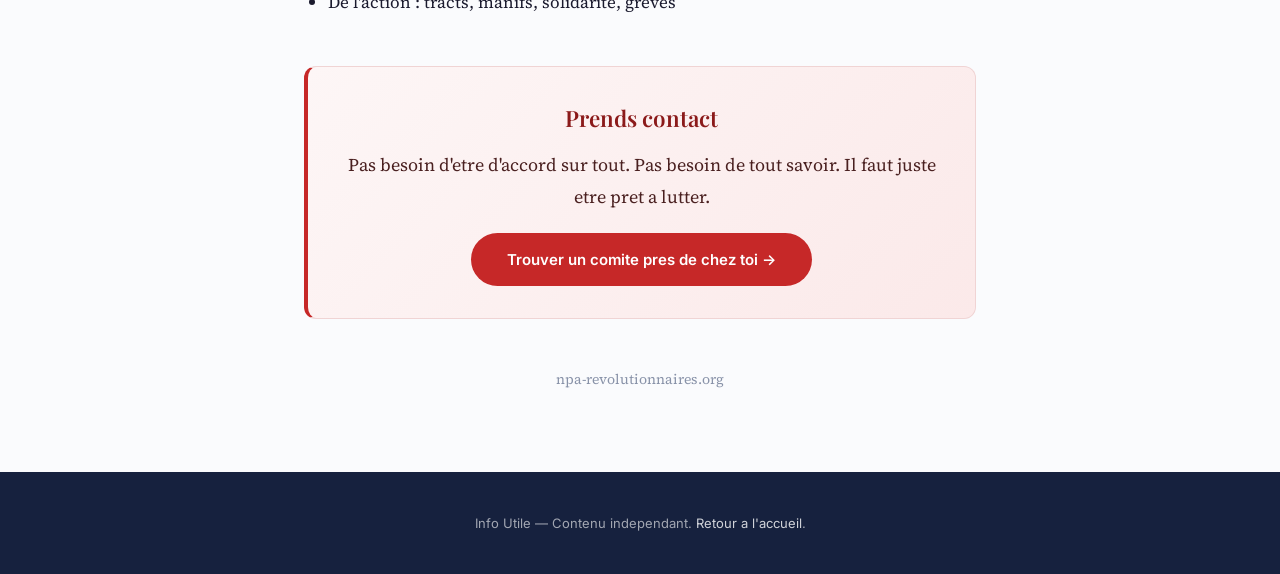
<file: rejoindre/index.html>
<!DOCTYPE html>
<html lang="fr">
<head>
  <meta charset="UTF-8">
  <meta name="viewport" content="width=device-width, initial-scale=1.0">
  <title>Agir — Rejoindre le mouvement</title>
  <meta name="description" content="Comprendre ne suffit pas. S'organiser pour changer les choses. Rejoins le mouvement.">
  <link rel="stylesheet" href="../style.css">
</head>
<body>

<header class="site-header">
  <div class="site-header__inner">
    <a href="../index.html" class="site-header__logo">
      <span class="npar-badge"><span class="npar-badge__npa">INFO</span><span class="npar-badge__r">UTILE</span></span>
    </a>
    <nav>
      <ul class="site-header__nav">
        <li><a href="../finance/">Finance</a></li>
        <li><a href="../travail/">Travail</a></li>
        <li><a href="../logement/">Logement</a></li>
        <li><a href="../rejoindre/" class="active">Agir</a></li>
      </ul>
    </nav>
  </div>
</header>

<section class="rejoindre-hero">
  <h1>Comprendre ne suffit pas</h1>
  <p>Tu as vu les chiffres. Tu connais les faits. Maintenant, il reste une question : qu'est-ce que tu fais ?</p>
</section>

<div class="rejoindre-content">

  <h2>Pourquoi s'organiser ?</h2>
  <p>Liker un post, ca ne change rien. Voter tous les 5 ans, ca ne suffit pas. Les vrais changements viennent de l'action collective — au travail, dans les quartiers, dans la rue.</p>

  <p>Chaque conquete sociale de l'histoire — conges payes, securite sociale, droit de greve — a ete arrachee par des gens organises qui refusaient d'attendre.</p>

  <h2>Que faire concretement ?</h2>
  <ul>
    <li><strong>Se syndiquer</strong> — rejoindre un syndicat sur ton lieu de travail (ou en creer un). C'est legal, c'est protege, et c'est le premier pas.</li>
    <li><strong>Participer</strong> — venir aux reunions, aux assemblees, aux manifs. Pas juste en spectateur : en acteur.</li>
    <li><strong>Se former</strong> — comprendre comment fonctionne le systeme pour savoir ou et comment agir. C'est ce qu'on fait ici.</li>
    <li><strong>S'organiser politiquement</strong> — rejoindre un mouvement qui ne se contente pas de gerer le systeme, mais qui veut le changer.</li>
  </ul>

  <h2>Le NPA-R</h2>
  <p>Le NPA-Revolutionnaires est un parti anticapitaliste present partout en France. On ne fait pas carriere en politique. On ne gere pas le systeme. On le combat.</p>

  <p>Nos membres sont des ouvriers, des profs, des livreurs, des etudiants, des soignants. Des gens normaux qui en ont marre de subir — et qui ont decide de se battre ensemble.</p>

  <p><strong>Comment ca marche :</strong></p>
  <ul>
    <li>Des comites locaux dans chaque ville — tu viens quand tu veux</li>
    <li>Des reunions regulieres, ouvertes, democratiques</li>
    <li>Une cotisation libre, proportionnelle a tes revenus</li>
    <li>De la formation politique — pas du bourrage de crane, de la comprehension du monde</li>
    <li>De l'action : tracts, manifs, solidarite, greves</li>
  </ul>

  <div class="cta-block" style="margin-top: 48px;">
    <h3>Prends contact</h3>
    <p>Pas besoin d'etre d'accord sur tout. Pas besoin de tout savoir. Il faut juste etre pret a lutter.</p>
    <a href="https://npa-revolutionnaires.org/nous-rejoindre" class="btn" target="_blank" rel="noopener">Trouver un comite pres de chez toi &rarr;</a>
  </div>

  <p style="text-align: center; color: #8892A8; font-size: 14px; margin-top: 12px;">
    npa-revolutionnaires.org
  </p>
</div>

<footer class="site-footer">
  <p>Info Utile — Contenu independant. <a href="../index.html">Retour a l'accueil</a>.</p>
</footer>

<script src="/popup-trotskysme.js" defer></script>
<script data-goatcounter="https://exshark11.goatcounter.com/count"
        async src="//gc.zgo.at/count.js"></script>
</body>
</html>
</file>
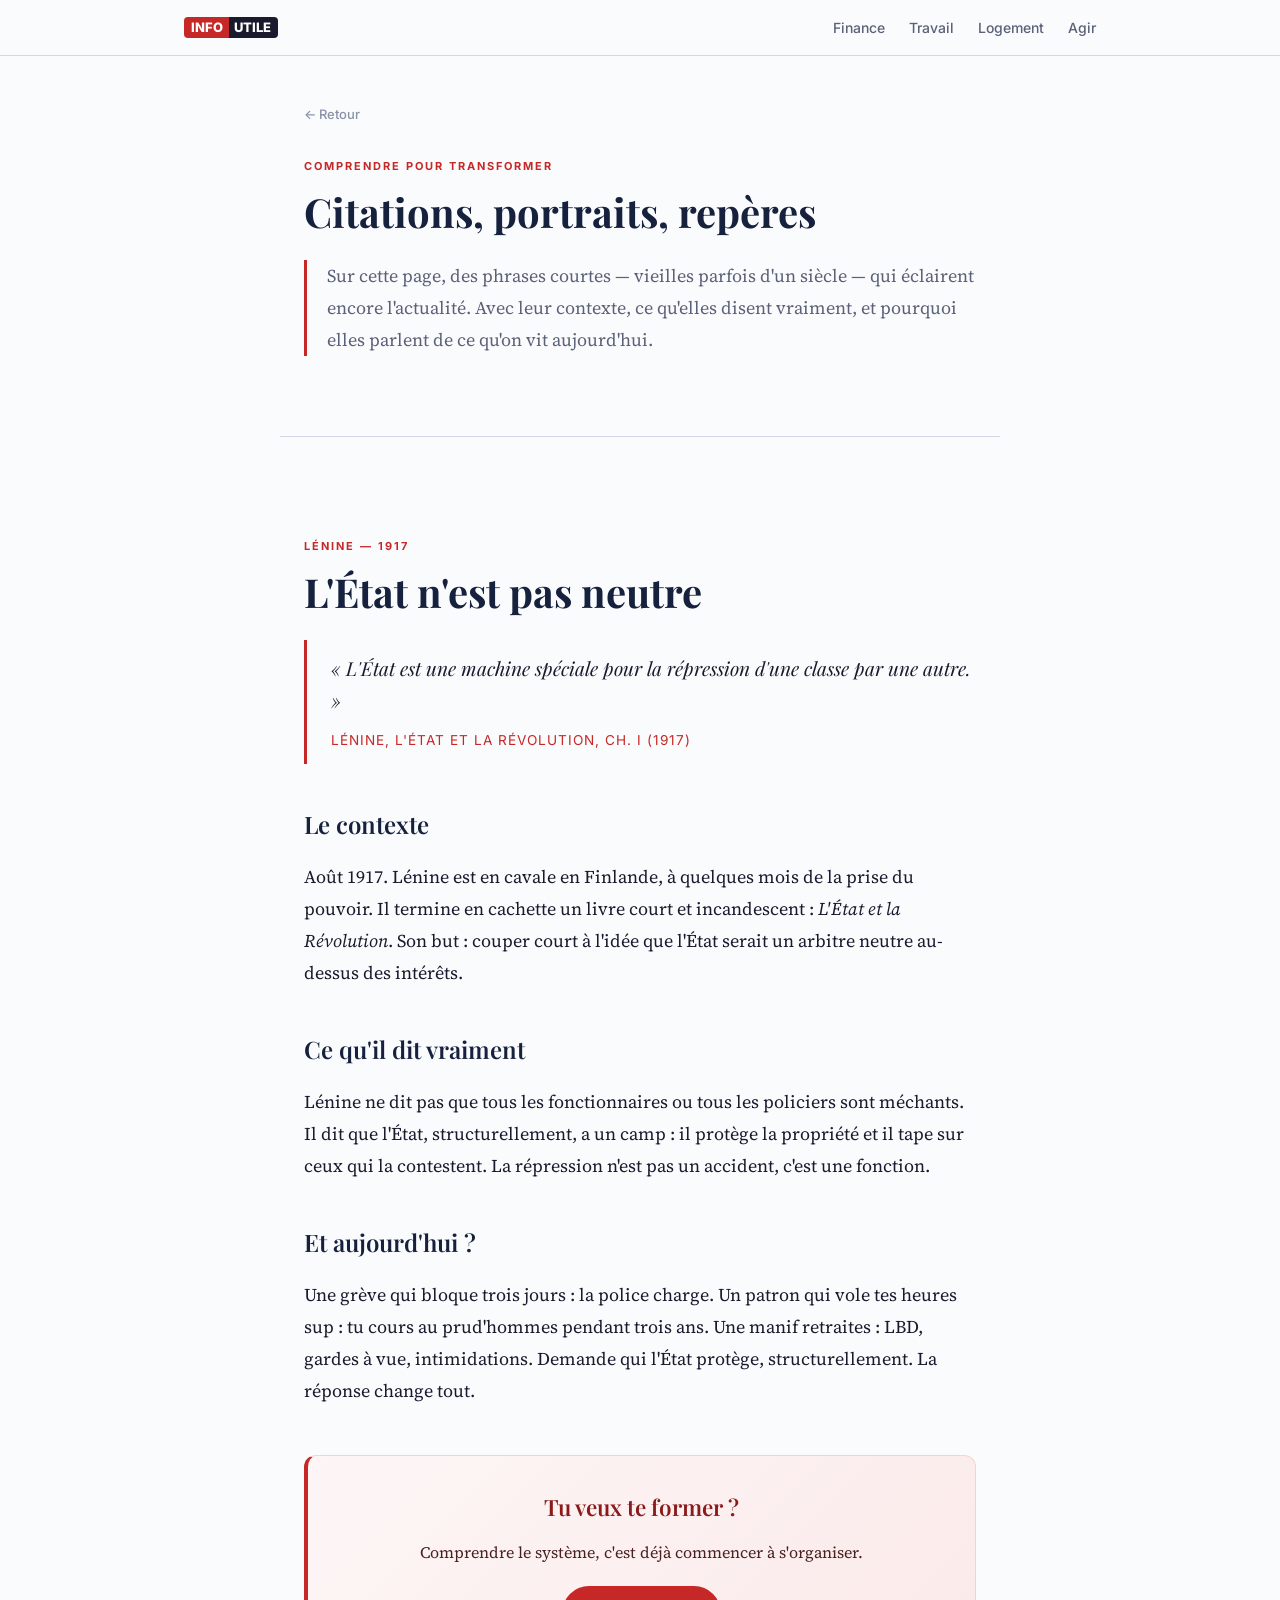
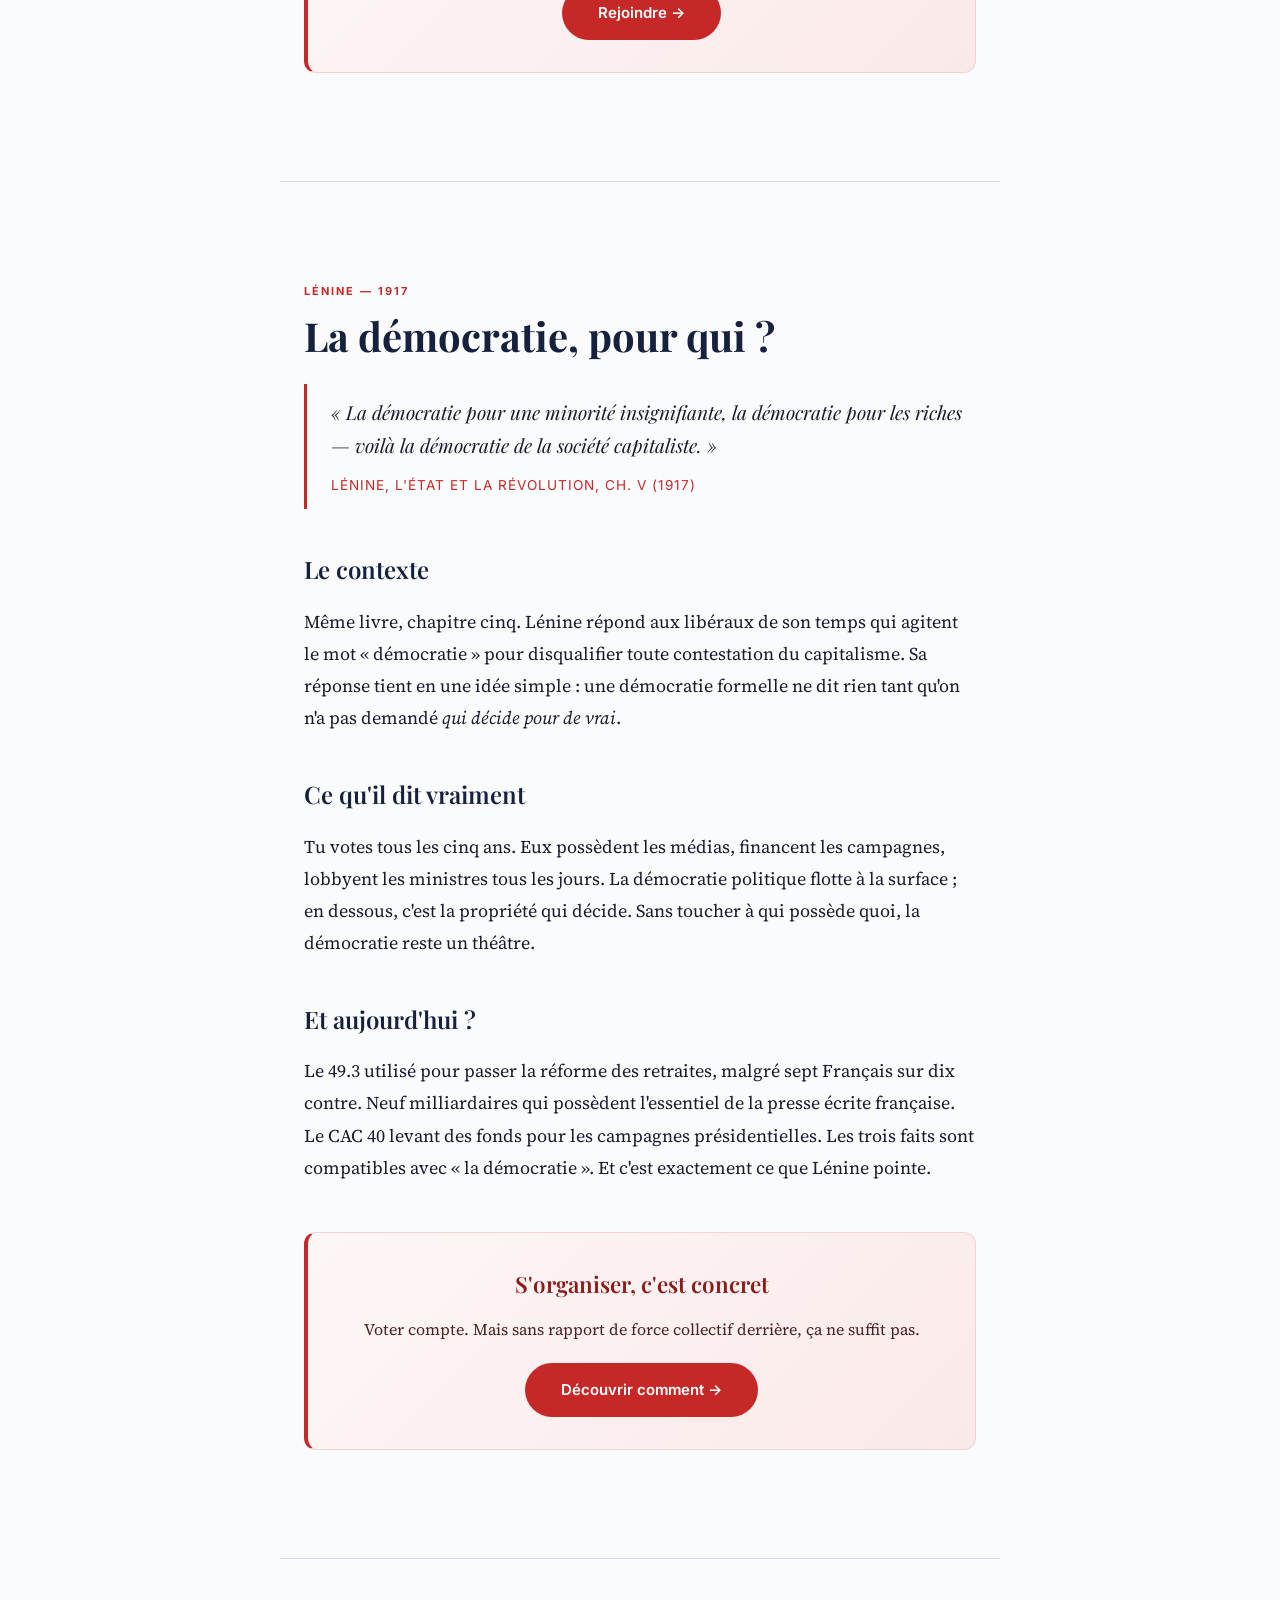
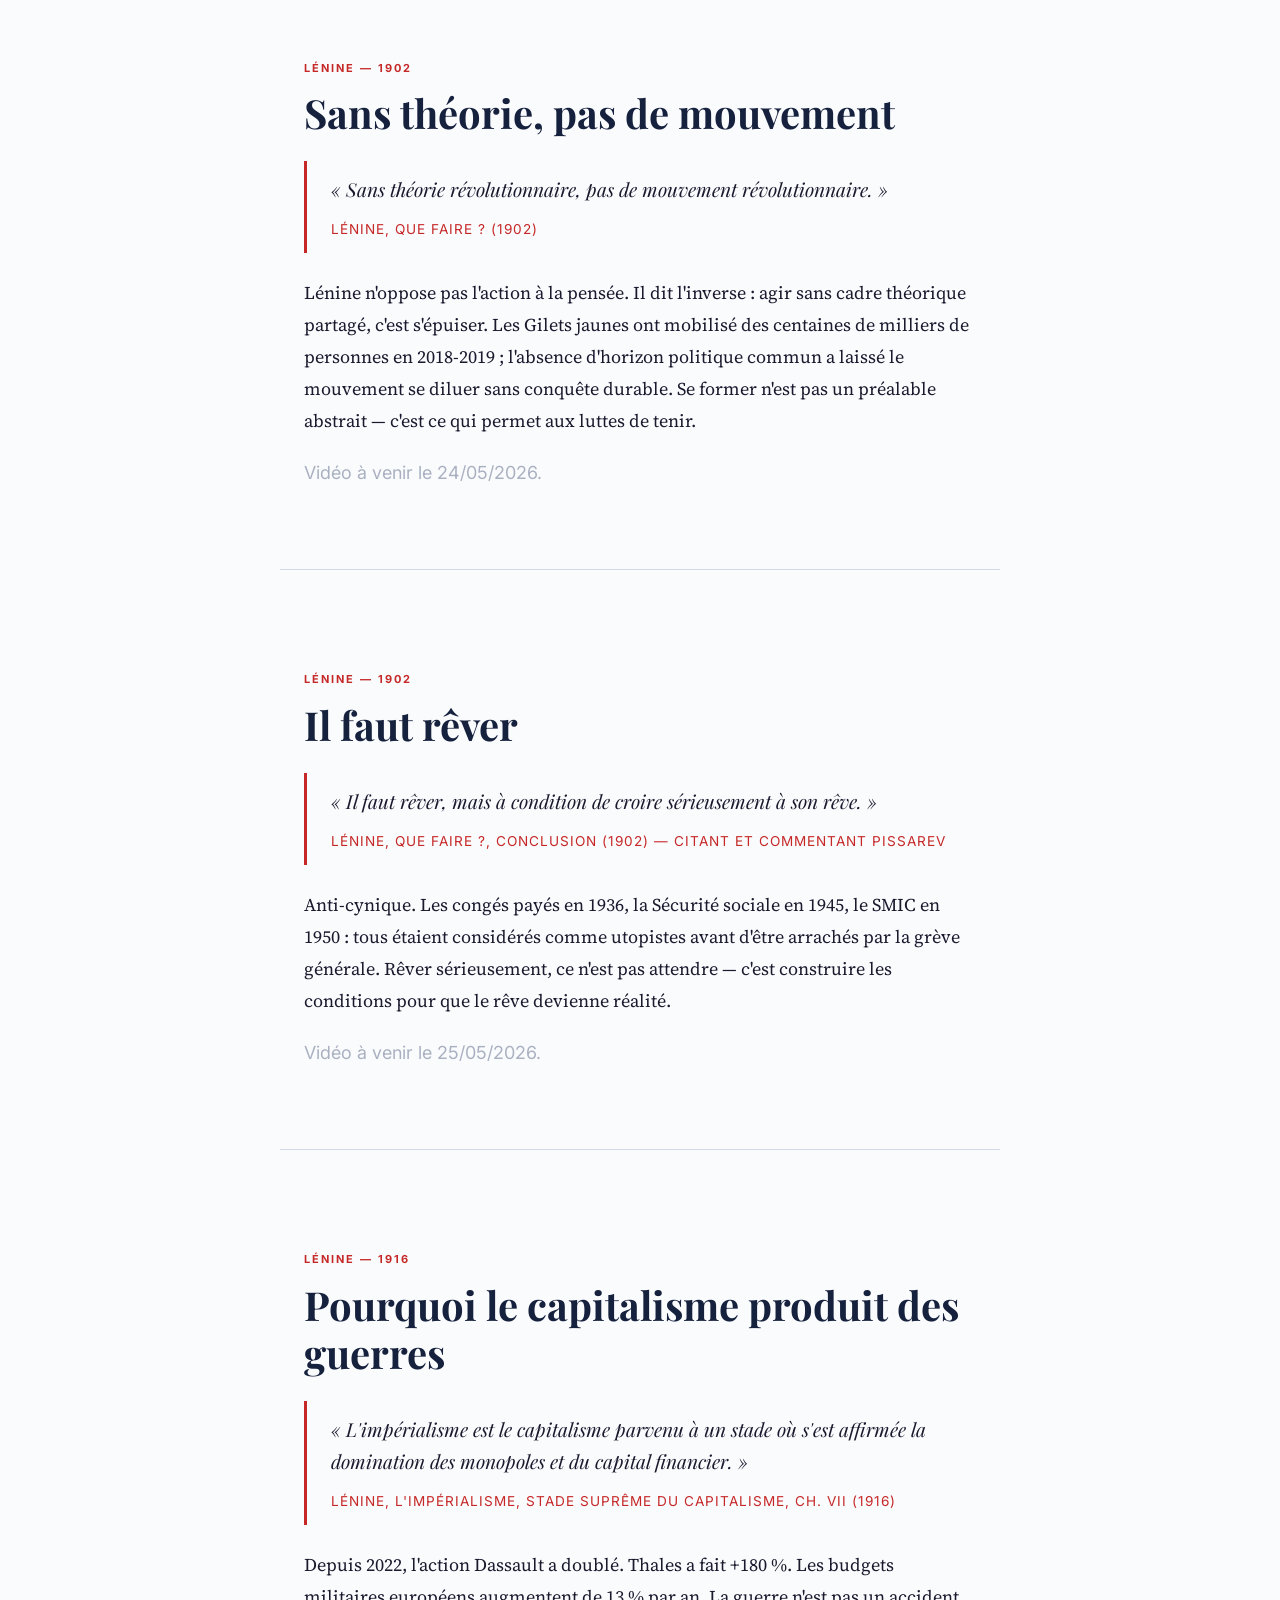
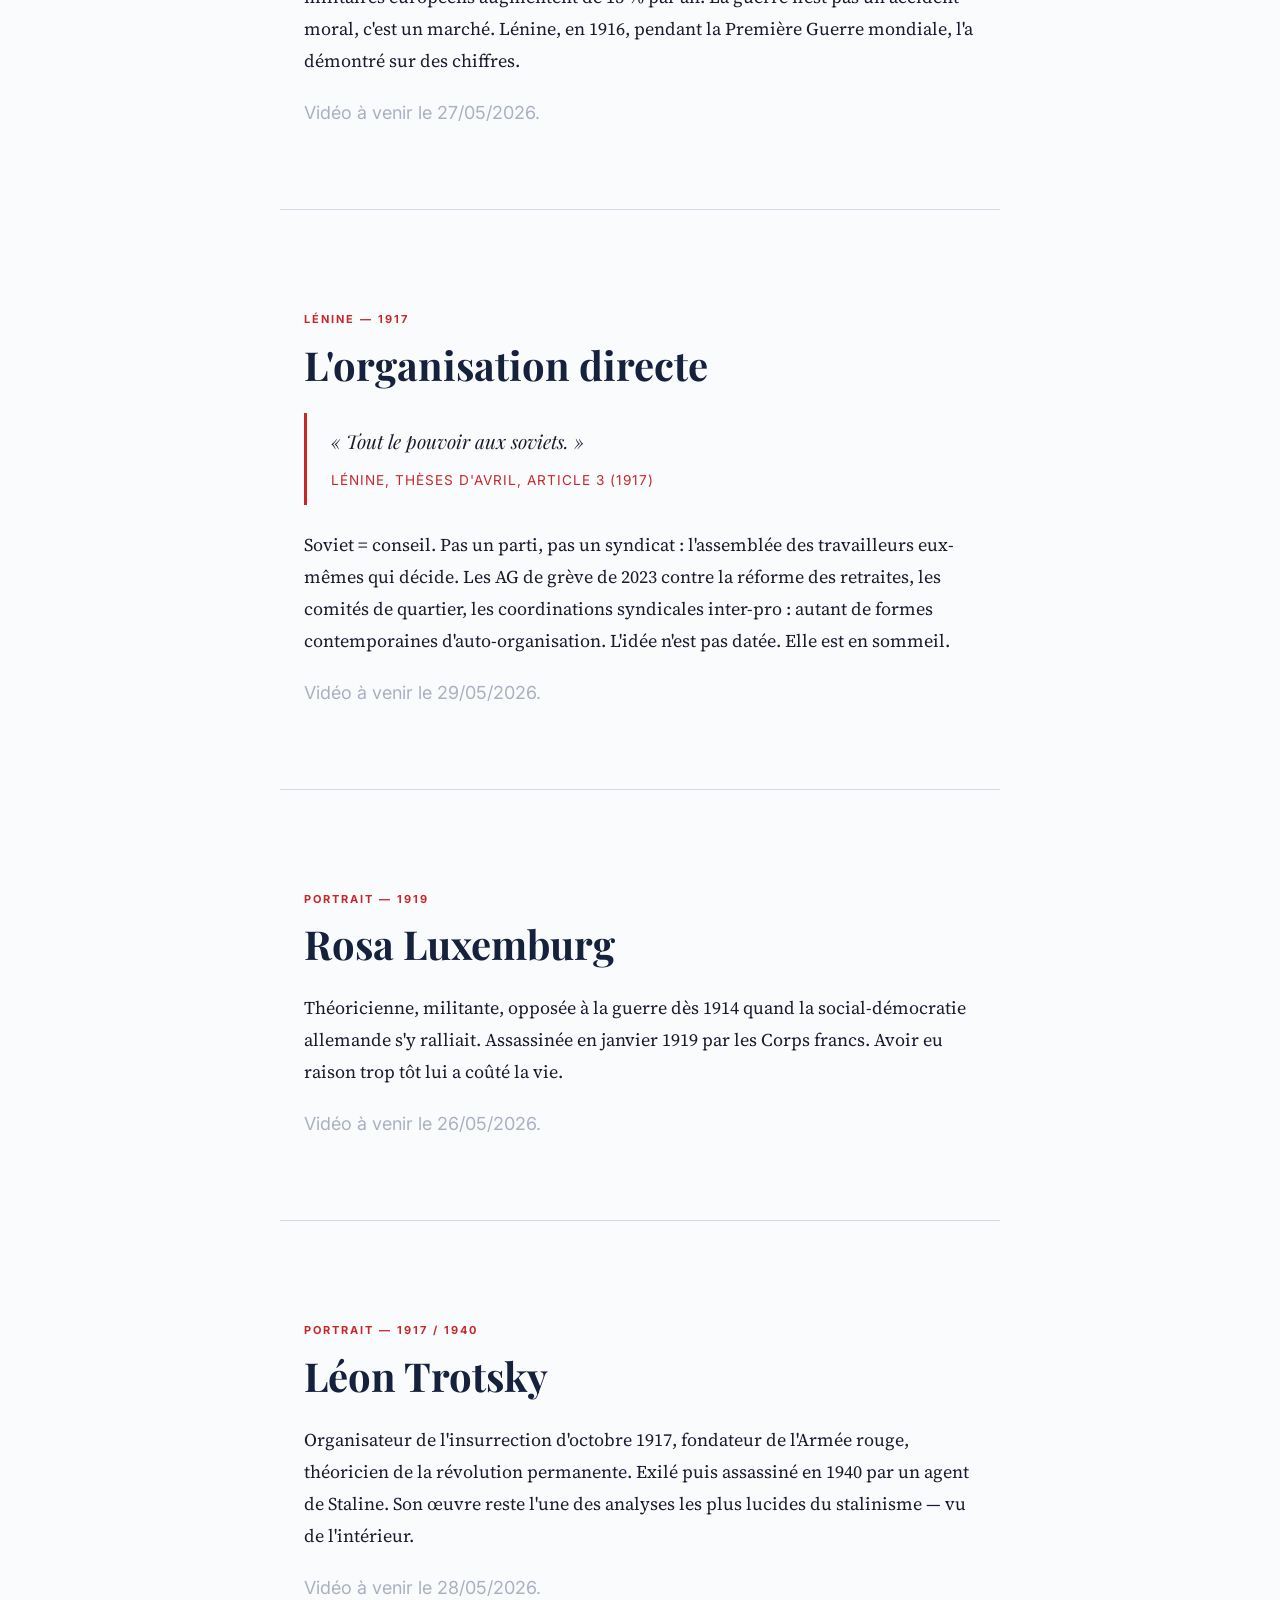
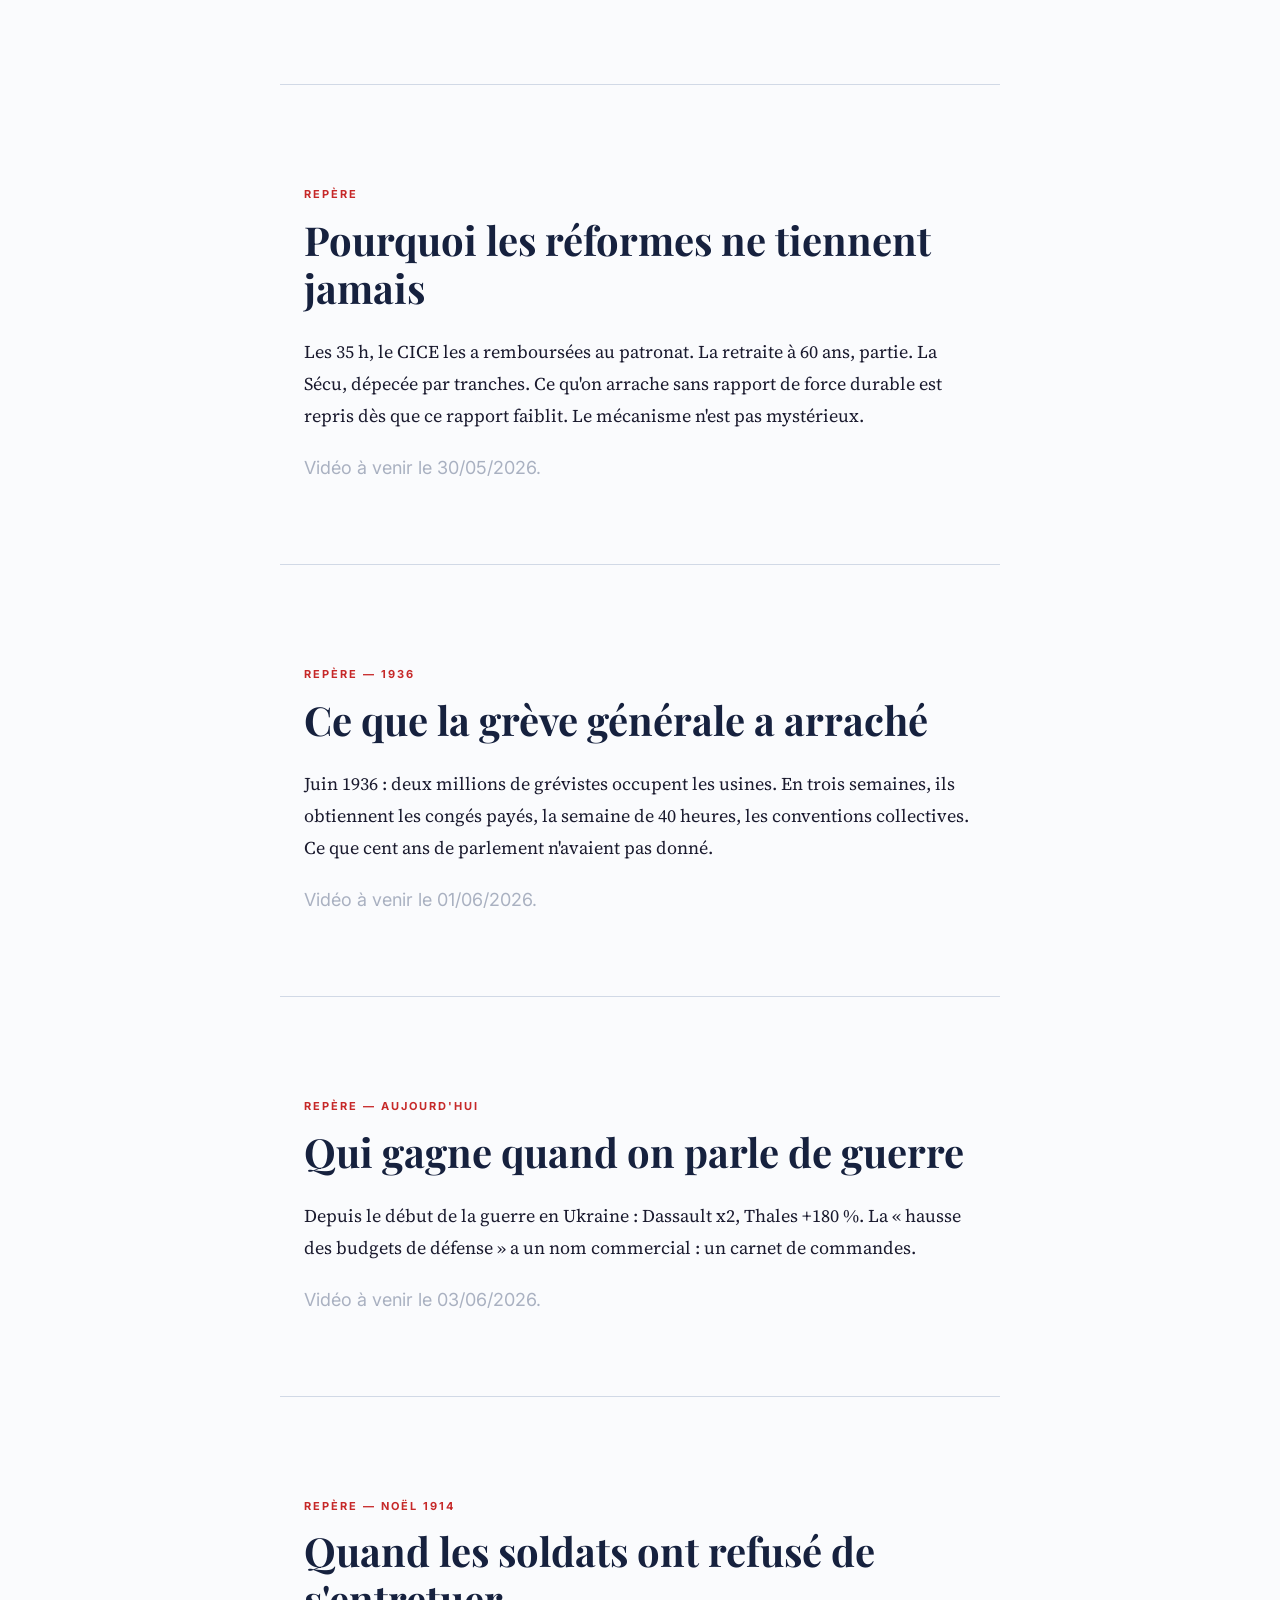
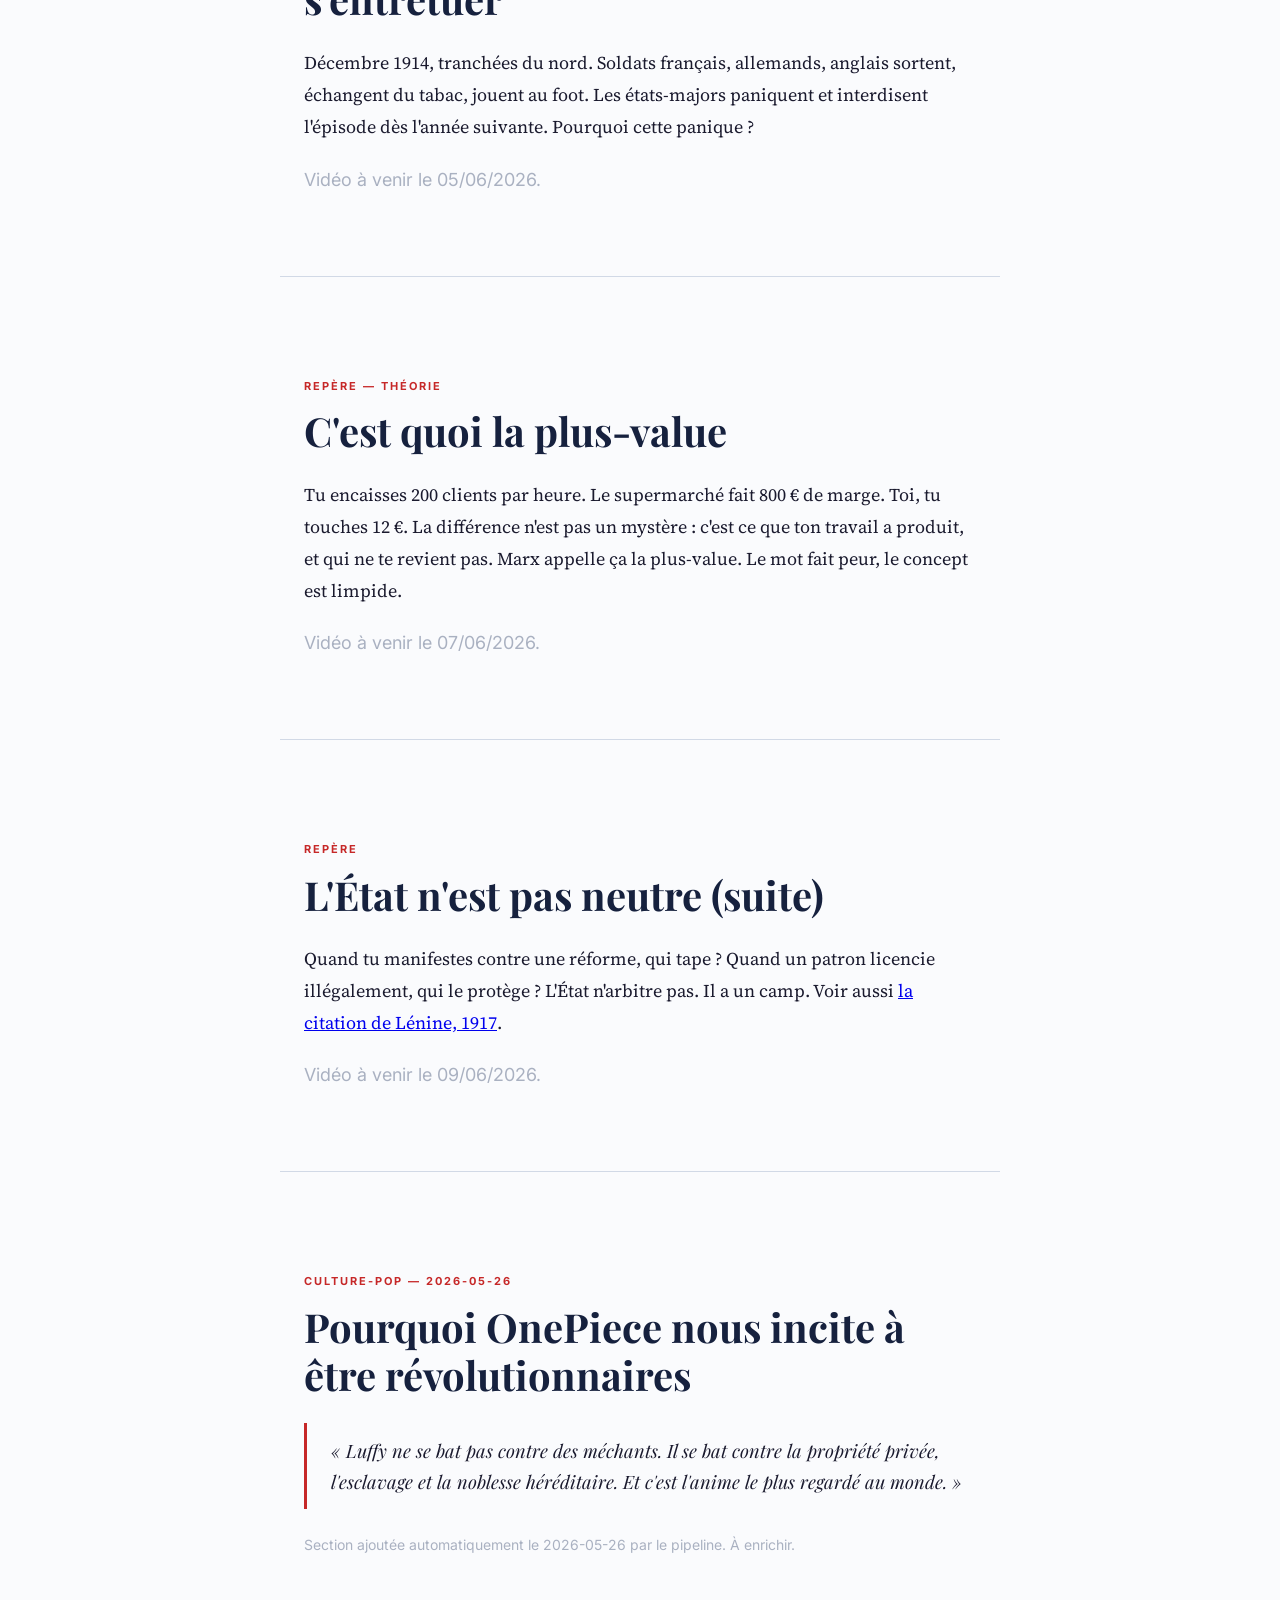
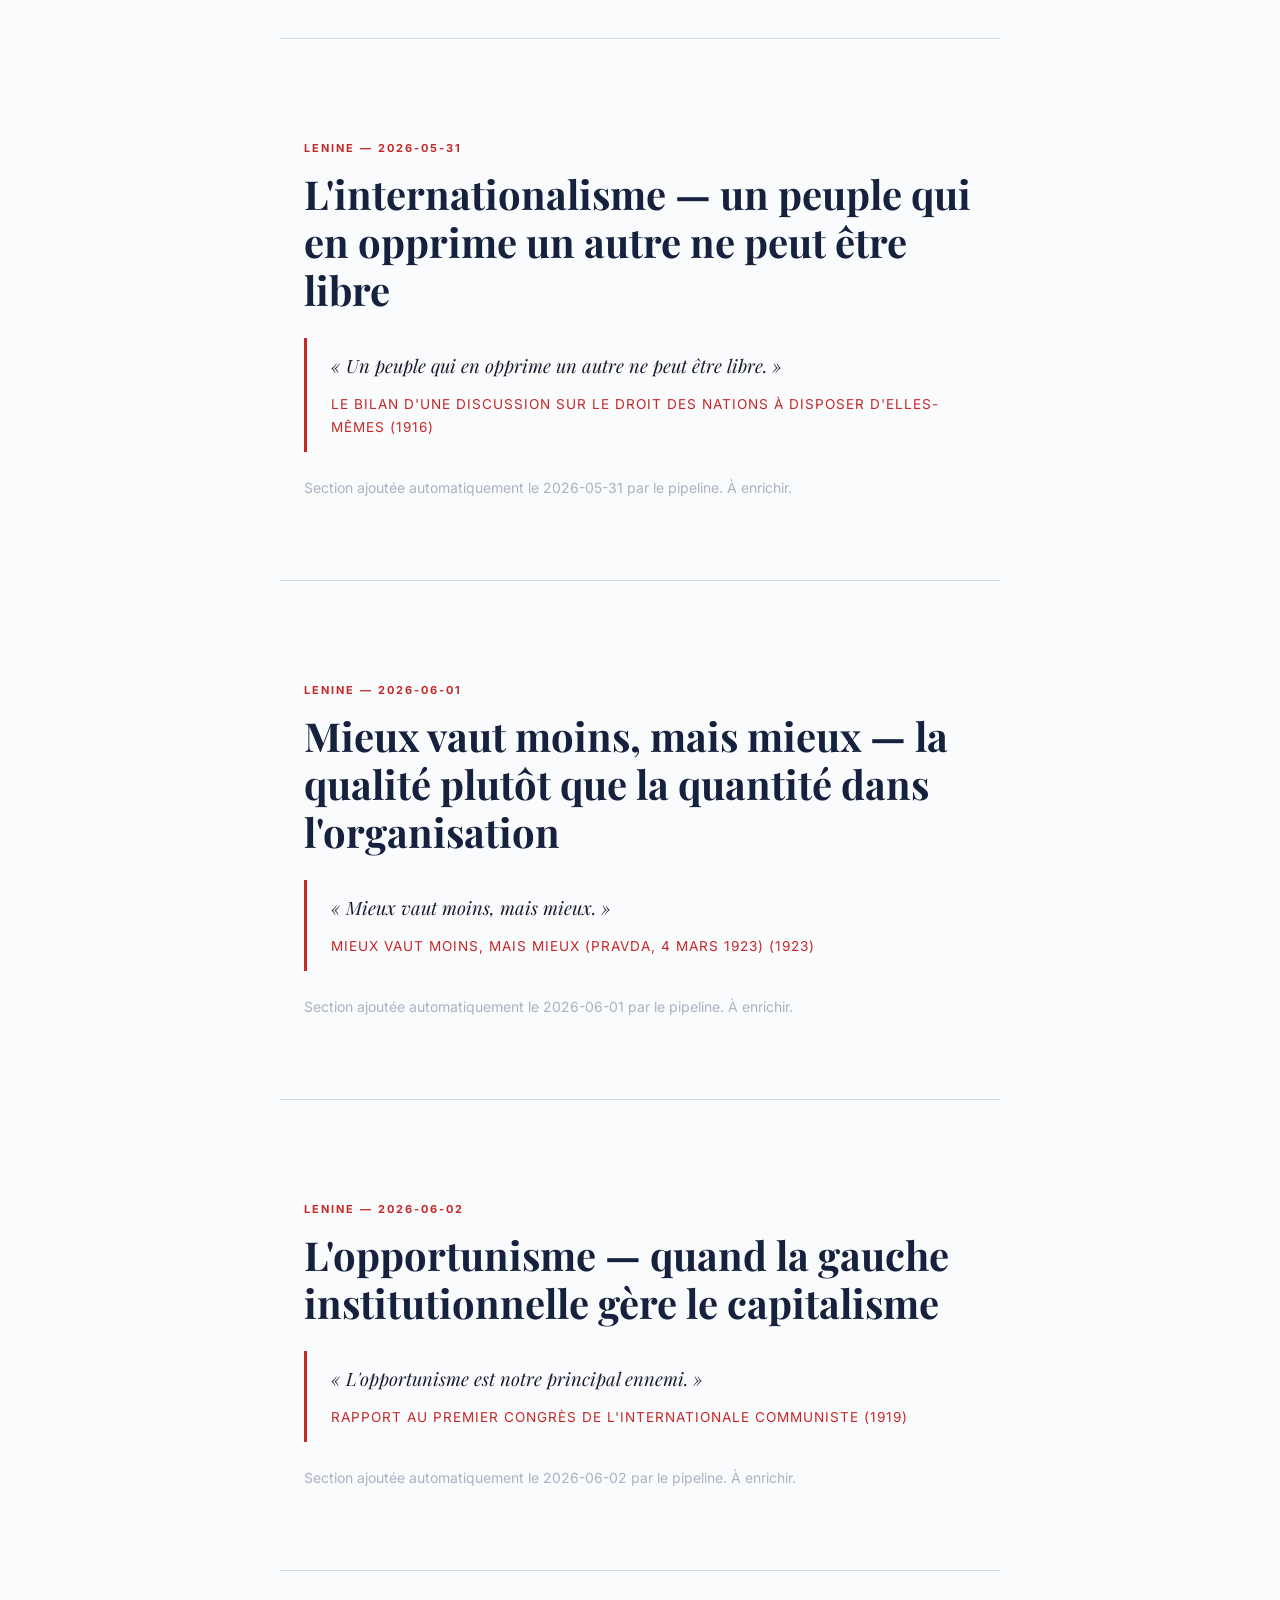
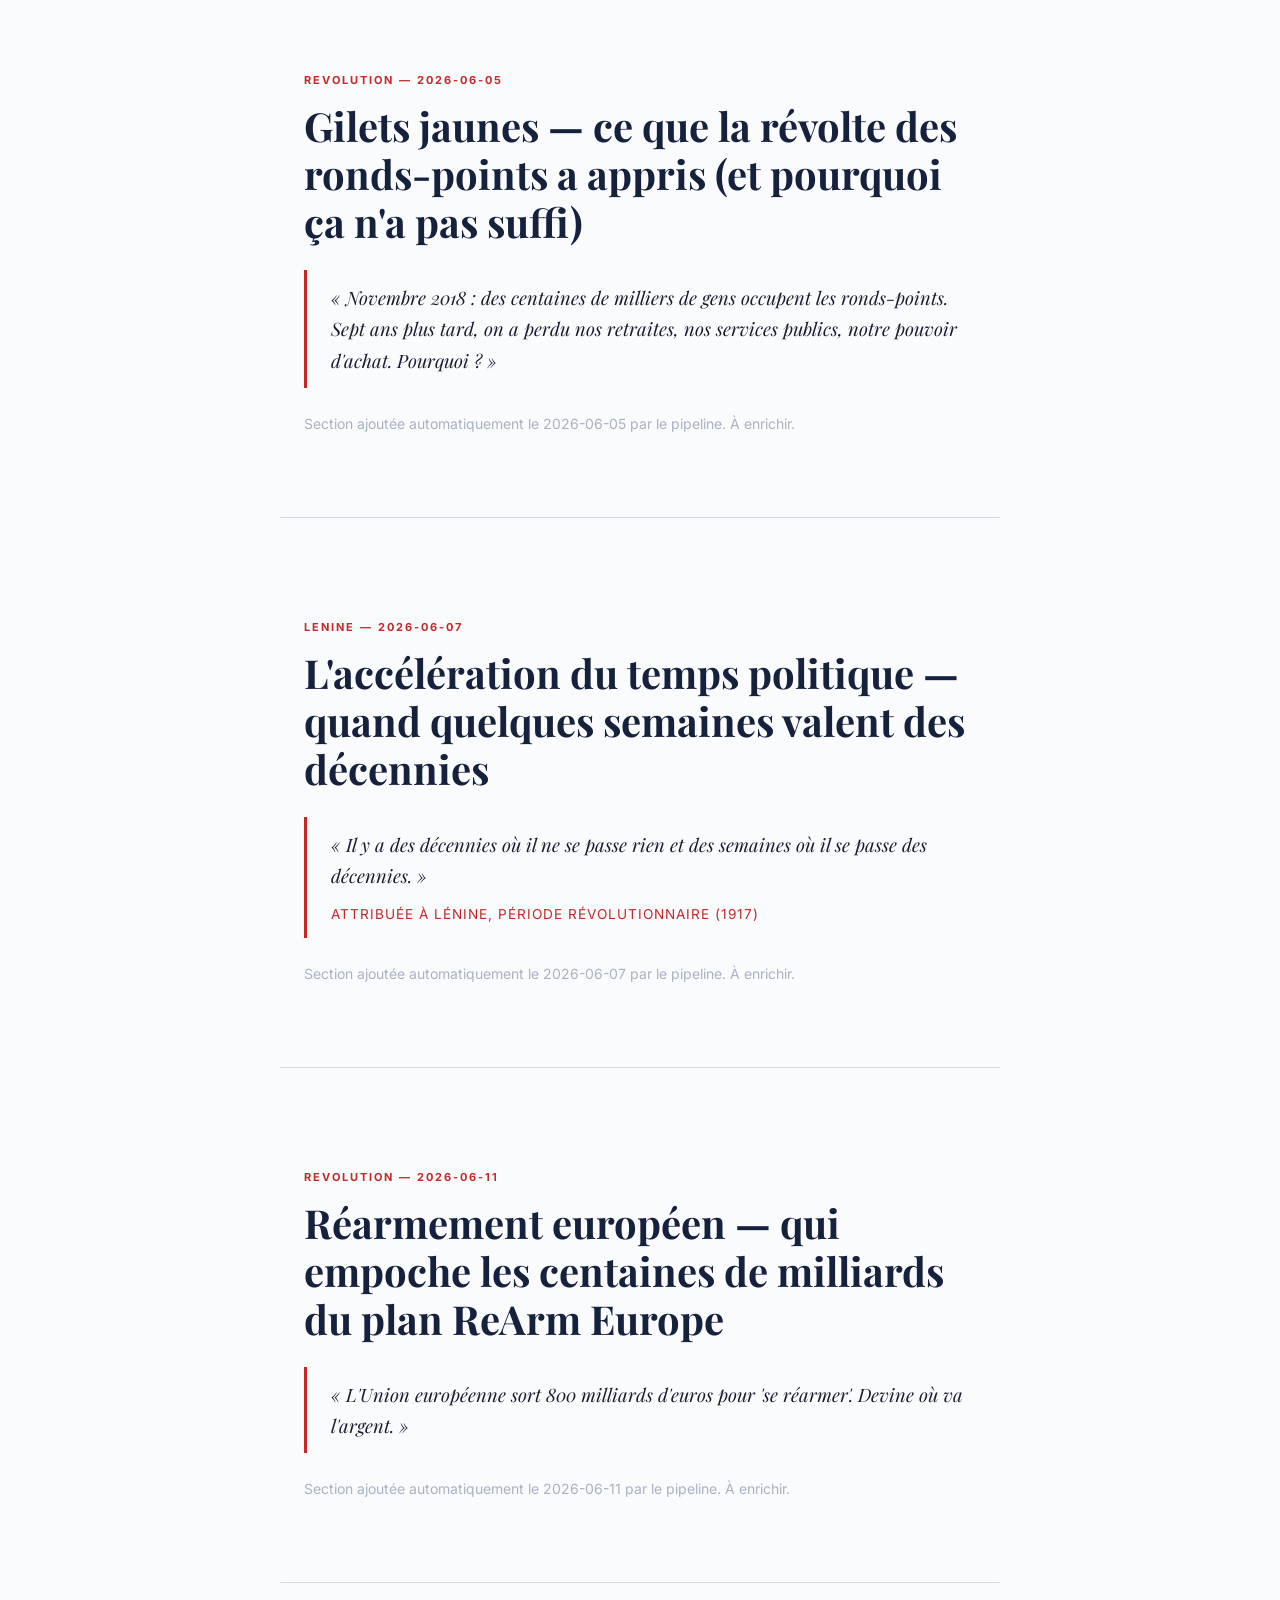
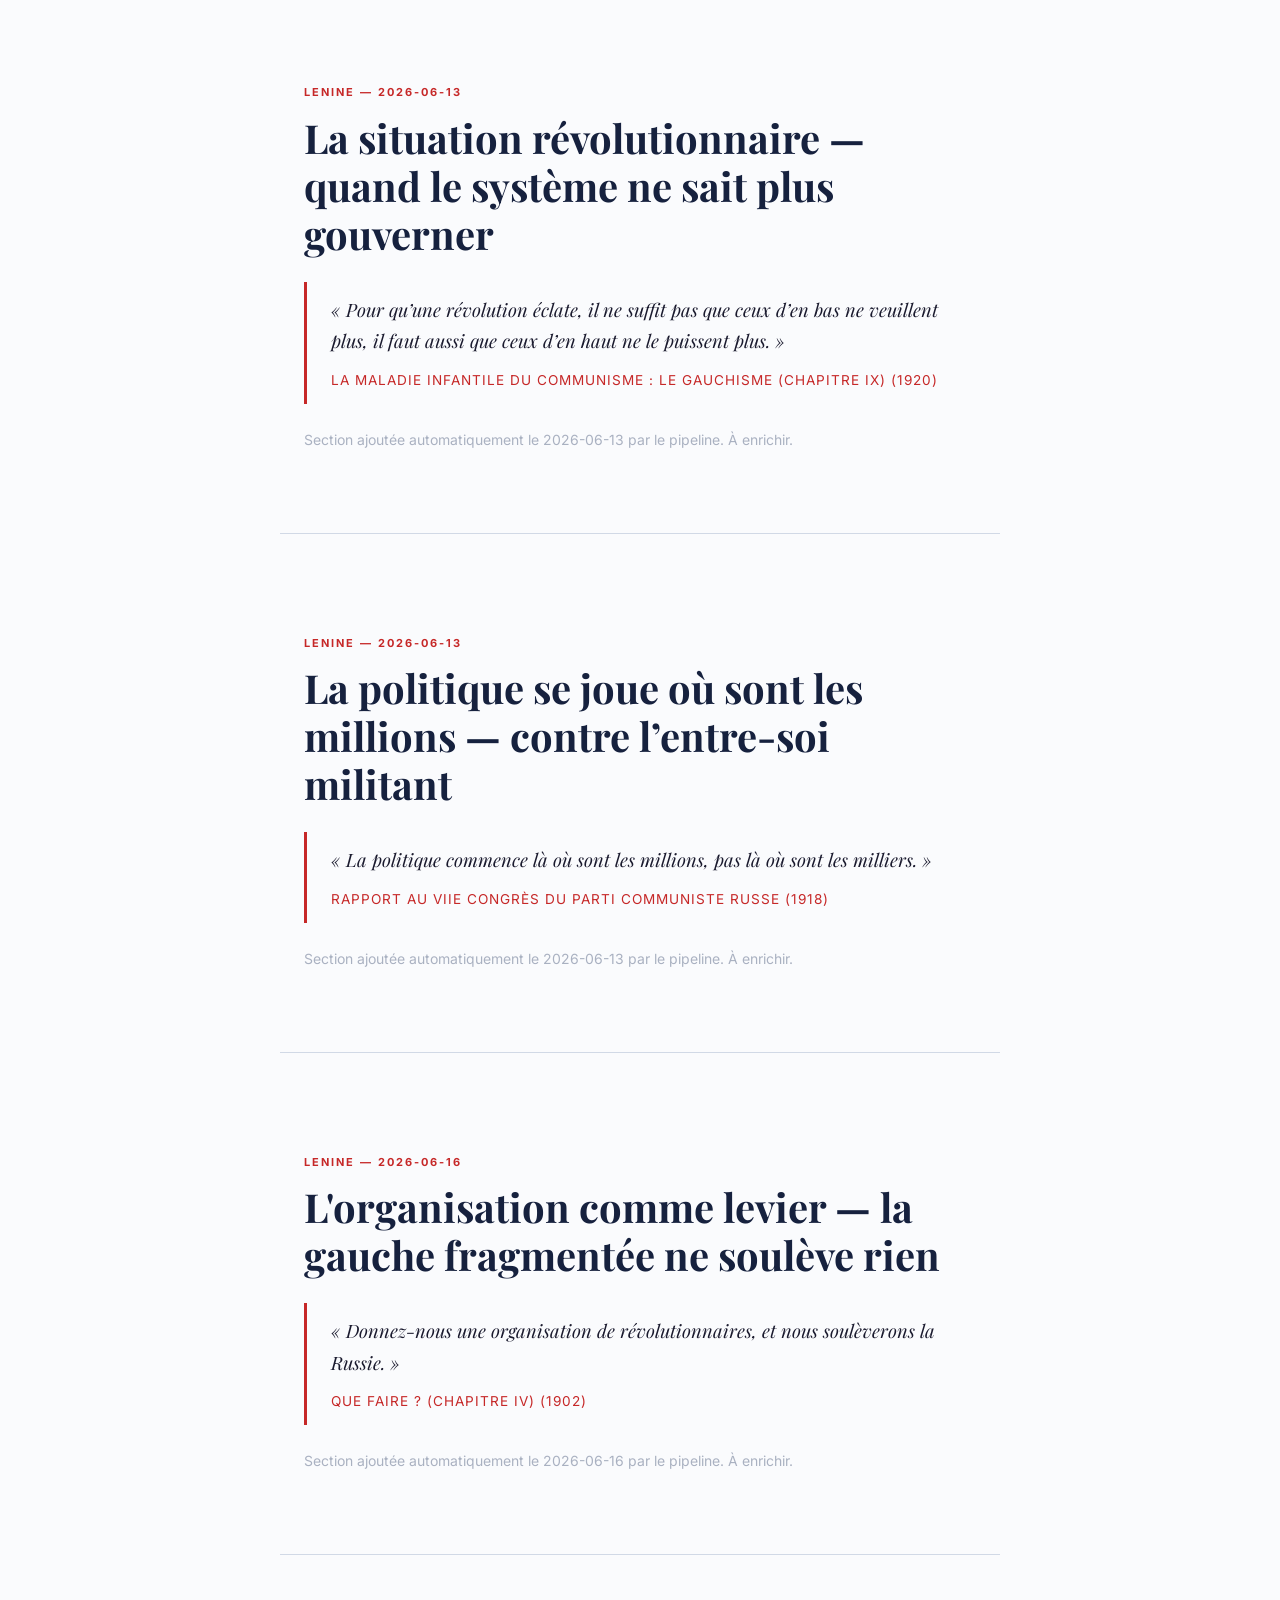
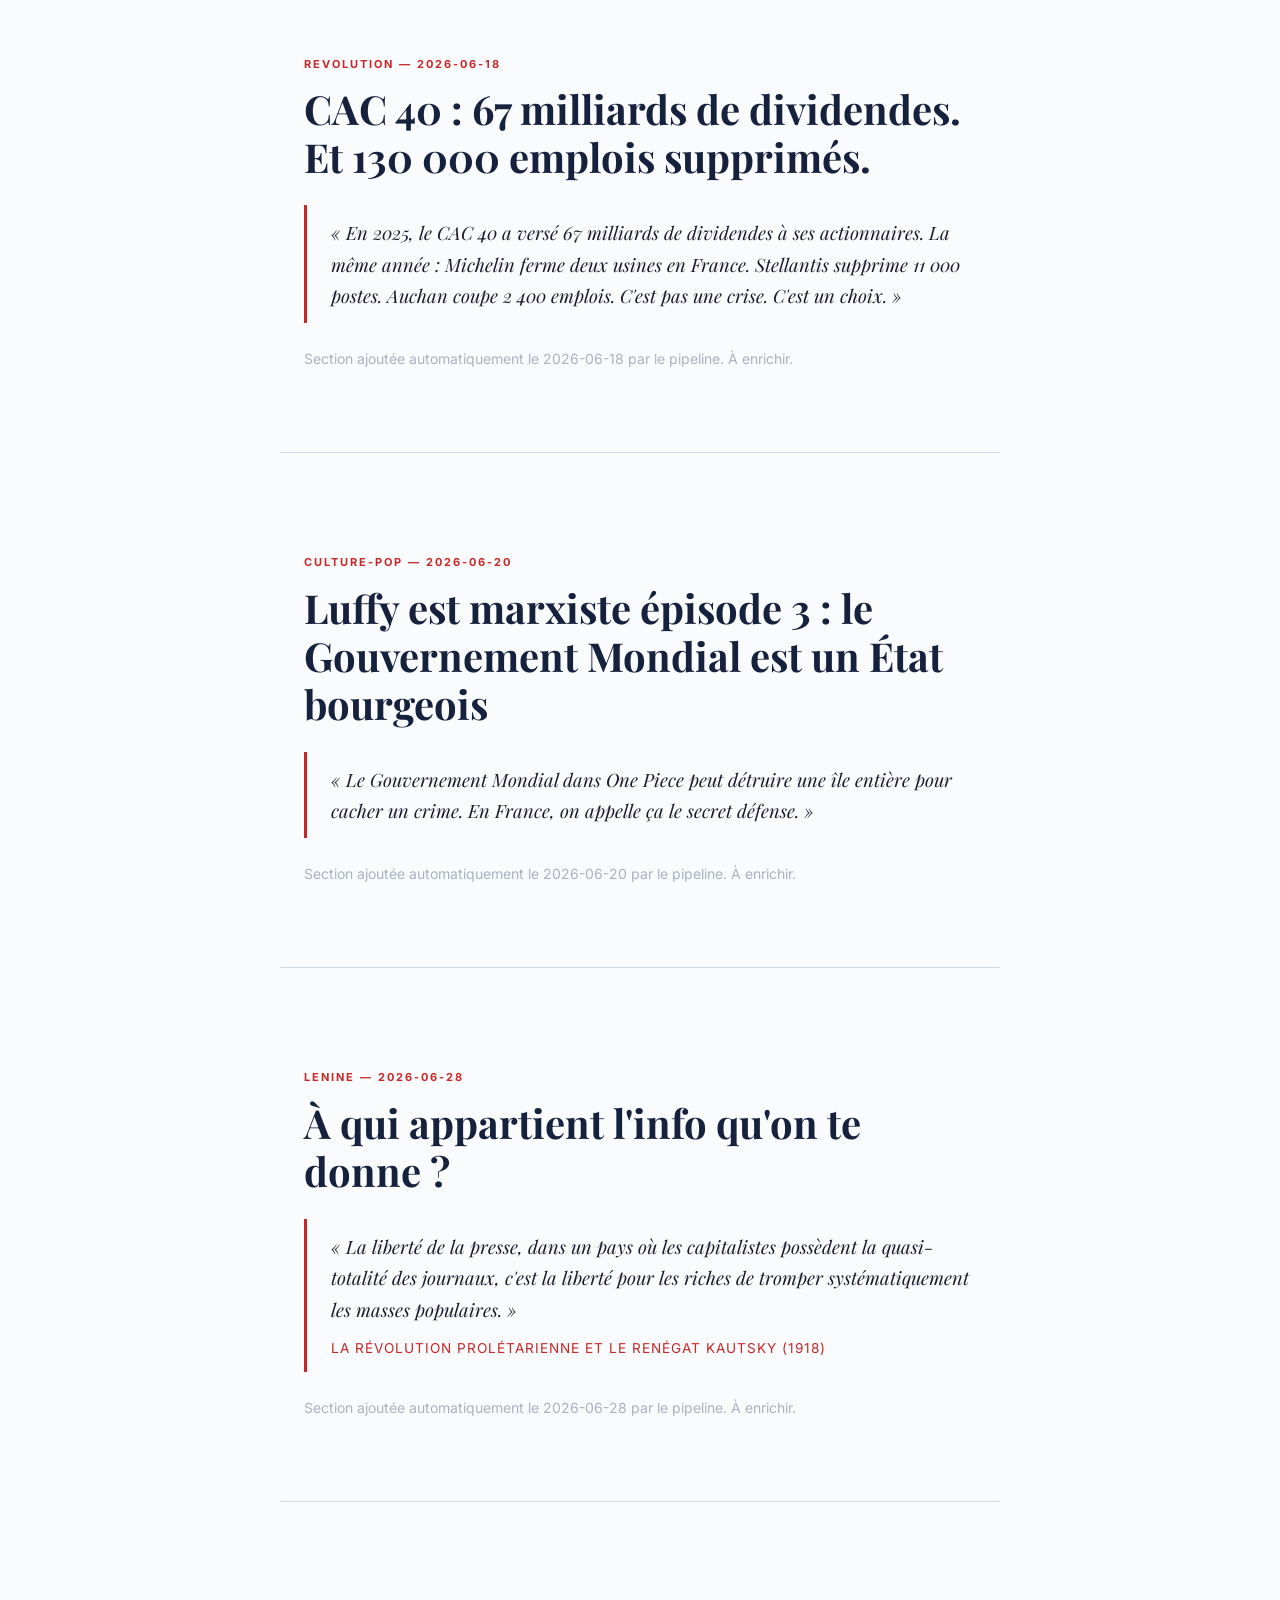
<file: revolution/index.html>
<!DOCTYPE html>
<html lang="fr">
<head>
  <meta charset="UTF-8">
  <meta name="viewport" content="width=device-width, initial-scale=1.0">
  <title>Comprendre pour transformer — Info Utile</title>
  <meta name="description" content="Citations, portraits, repères historiques pour comprendre d'où on vient et ce qu'il y a à faire.">
  <link rel="stylesheet" href="../style.css">
  <style>
    .card__funnel--revolution { color: #C62828; }
    .citation-bloc {
      border-left: 3px solid #C62828;
      padding: 12px 0 12px 24px;
      margin: 24px 0;
      font-family: 'Playfair Display', serif;
      font-size: 1.2rem;
      font-style: italic;
      color: #1A1A2E;
    }
    .citation-bloc cite {
      display: block;
      margin-top: 12px;
      font-family: 'Inter', sans-serif;
      font-size: 0.85rem;
      font-style: normal;
      letter-spacing: 1px;
      text-transform: uppercase;
      color: #C62828;
    }
    .a-venir {
      opacity: 0.7;
      font-size: 14px;
      font-family: 'Inter', sans-serif;
      color: #8892A8;
      margin-top: 8px;
    }
  </style>
</head>
<body>

<header class="site-header">
  <div class="site-header__inner">
    <a href="../index.html" class="site-header__logo">
      <span class="npar-badge"><span class="npar-badge__npa">INFO</span><span class="npar-badge__r">UTILE</span></span>
    </a>
    <nav>
      <ul class="site-header__nav">
        <li><a href="../finance/">Finance</a></li>
        <li><a href="../travail/">Travail</a></li>
        <li><a href="../logement/">Logement</a></li>
        <li><a href="../rejoindre/">Agir</a></li>
      </ul>
    </nav>
  </div>
</header>

<article class="article" id="intro">
  <a href="../index.html" class="article__back">&larr; Retour</a>
  <div class="article__funnel card__funnel--revolution">Comprendre pour transformer</div>
  <h1>Citations, portraits, repères</h1>
  <p class="article__lead">Sur cette page, des phrases courtes — vieilles parfois d'un siècle — qui éclairent encore l'actualité. Avec leur contexte, ce qu'elles disent vraiment, et pourquoi elles parlent de ce qu'on vit aujourd'hui.</p>
</article>

<!-- ====================== LÉNINE ====================== -->

<article class="article" id="lenine-etat" style="border-top: 1px solid #D1D9E6;">
  <div class="article__funnel card__funnel--revolution">Lénine — 1917</div>
  <h1>L'État n'est pas neutre</h1>

  <blockquote class="citation-bloc">
    « L'État est une machine spéciale pour la répression d'une classe par une autre. »
    <cite>Lénine, L'État et la Révolution, ch. I (1917)</cite>
  </blockquote>

  <h2>Le contexte</h2>
  <p>Août 1917. Lénine est en cavale en Finlande, à quelques mois de la prise du pouvoir. Il termine en cachette un livre court et incandescent : <em>L'État et la Révolution</em>. Son but : couper court à l'idée que l'État serait un arbitre neutre au-dessus des intérêts.</p>

  <h2>Ce qu'il dit vraiment</h2>
  <p>Lénine ne dit pas que tous les fonctionnaires ou tous les policiers sont méchants. Il dit que l'État, structurellement, a un camp : il protège la propriété et il tape sur ceux qui la contestent. La répression n'est pas un accident, c'est une fonction.</p>

  <h2>Et aujourd'hui ?</h2>
  <p>Une grève qui bloque trois jours : la police charge. Un patron qui vole tes heures sup : tu cours au prud'hommes pendant trois ans. Une manif retraites : LBD, gardes à vue, intimidations. Demande qui l'État protège, structurellement. La réponse change tout.</p>

  <div class="cta-block">
    <h3>Tu veux te former ?</h3>
    <p>Comprendre le système, c'est déjà commencer à s'organiser.</p>
    <a href="../rejoindre/" class="btn">Rejoindre &rarr;</a>
  </div>
</article>

<article class="article" id="lenine-democratie-riches" style="border-top: 1px solid #D1D9E6;">
  <div class="article__funnel card__funnel--revolution">Lénine — 1917</div>
  <h1>La démocratie, pour qui ?</h1>

  <blockquote class="citation-bloc">
    « La démocratie pour une minorité insignifiante, la démocratie pour les riches — voilà la démocratie de la société capitaliste. »
    <cite>Lénine, L'État et la Révolution, ch. V (1917)</cite>
  </blockquote>

  <h2>Le contexte</h2>
  <p>Même livre, chapitre cinq. Lénine répond aux libéraux de son temps qui agitent le mot « démocratie » pour disqualifier toute contestation du capitalisme. Sa réponse tient en une idée simple : une démocratie formelle ne dit rien tant qu'on n'a pas demandé <em>qui décide pour de vrai</em>.</p>

  <h2>Ce qu'il dit vraiment</h2>
  <p>Tu votes tous les cinq ans. Eux possèdent les médias, financent les campagnes, lobbyent les ministres tous les jours. La démocratie politique flotte à la surface ; en dessous, c'est la propriété qui décide. Sans toucher à qui possède quoi, la démocratie reste un théâtre.</p>

  <h2>Et aujourd'hui ?</h2>
  <p>Le 49.3 utilisé pour passer la réforme des retraites, malgré sept Français sur dix contre. Neuf milliardaires qui possèdent l'essentiel de la presse écrite française. Le CAC 40 levant des fonds pour les campagnes présidentielles. Les trois faits sont compatibles avec « la démocratie ». Et c'est exactement ce que Lénine pointe.</p>

  <div class="cta-block">
    <h3>S'organiser, c'est concret</h3>
    <p>Voter compte. Mais sans rapport de force collectif derrière, ça ne suffit pas.</p>
    <a href="../rejoindre/" class="btn">Découvrir comment &rarr;</a>
  </div>
</article>

<article class="article" id="lenine-theorie" style="border-top: 1px solid #D1D9E6;">
  <div class="article__funnel card__funnel--revolution">Lénine — 1902</div>
  <h1>Sans théorie, pas de mouvement</h1>

  <blockquote class="citation-bloc">
    « Sans théorie révolutionnaire, pas de mouvement révolutionnaire. »
    <cite>Lénine, Que faire ? (1902)</cite>
  </blockquote>

  <p>Lénine n'oppose pas l'action à la pensée. Il dit l'inverse : agir sans cadre théorique partagé, c'est s'épuiser. Les Gilets jaunes ont mobilisé des centaines de milliers de personnes en 2018-2019 ; l'absence d'horizon politique commun a laissé le mouvement se diluer sans conquête durable. Se former n'est pas un préalable abstrait — c'est ce qui permet aux luttes de tenir.</p>

  <p class="a-venir">Vidéo à venir le 24/05/2026.</p>
</article>

<article class="article" id="lenine-rever" style="border-top: 1px solid #D1D9E6;">
  <div class="article__funnel card__funnel--revolution">Lénine — 1902</div>
  <h1>Il faut rêver</h1>

  <blockquote class="citation-bloc">
    « Il faut rêver, mais à condition de croire sérieusement à son rêve. »
    <cite>Lénine, Que faire ?, conclusion (1902) — citant et commentant Pissarev</cite>
  </blockquote>

  <p>Anti-cynique. Les congés payés en 1936, la Sécurité sociale en 1945, le SMIC en 1950 : tous étaient considérés comme utopistes avant d'être arrachés par la grève générale. Rêver sérieusement, ce n'est pas attendre — c'est construire les conditions pour que le rêve devienne réalité.</p>

  <p class="a-venir">Vidéo à venir le 25/05/2026.</p>
</article>

<article class="article" id="lenine-imperialisme" style="border-top: 1px solid #D1D9E6;">
  <div class="article__funnel card__funnel--revolution">Lénine — 1916</div>
  <h1>Pourquoi le capitalisme produit des guerres</h1>

  <blockquote class="citation-bloc">
    « L'impérialisme est le capitalisme parvenu à un stade où s'est affirmée la domination des monopoles et du capital financier. »
    <cite>Lénine, L'impérialisme, stade suprême du capitalisme, ch. VII (1916)</cite>
  </blockquote>

  <p>Depuis 2022, l'action Dassault a doublé. Thales a fait +180 %. Les budgets militaires européens augmentent de 13 % par an. La guerre n'est pas un accident moral, c'est un marché. Lénine, en 1916, pendant la Première Guerre mondiale, l'a démontré sur des chiffres.</p>

  <p class="a-venir">Vidéo à venir le 27/05/2026.</p>
</article>

<article class="article" id="lenine-soviets" style="border-top: 1px solid #D1D9E6;">
  <div class="article__funnel card__funnel--revolution">Lénine — 1917</div>
  <h1>L'organisation directe</h1>

  <blockquote class="citation-bloc">
    « Tout le pouvoir aux soviets. »
    <cite>Lénine, Thèses d'avril, article 3 (1917)</cite>
  </blockquote>

  <p>Soviet = conseil. Pas un parti, pas un syndicat : l'assemblée des travailleurs eux-mêmes qui décide. Les AG de grève de 2023 contre la réforme des retraites, les comités de quartier, les coordinations syndicales inter-pro : autant de formes contemporaines d'auto-organisation. L'idée n'est pas datée. Elle est en sommeil.</p>

  <p class="a-venir">Vidéo à venir le 29/05/2026.</p>
</article>

<!-- ====================== PORTRAITS & REPÈRES (à venir) ====================== -->

<article class="article" id="rosa-luxemburg" style="border-top: 1px solid #D1D9E6;">
  <div class="article__funnel card__funnel--revolution">Portrait — 1919</div>
  <h1>Rosa Luxemburg</h1>
  <p>Théoricienne, militante, opposée à la guerre dès 1914 quand la social-démocratie allemande s'y ralliait. Assassinée en janvier 1919 par les Corps francs. Avoir eu raison trop tôt lui a coûté la vie.</p>
  <p class="a-venir">Vidéo à venir le 26/05/2026.</p>
</article>

<article class="article" id="trotsky" style="border-top: 1px solid #D1D9E6;">
  <div class="article__funnel card__funnel--revolution">Portrait — 1917 / 1940</div>
  <h1>Léon Trotsky</h1>
  <p>Organisateur de l'insurrection d'octobre 1917, fondateur de l'Armée rouge, théoricien de la révolution permanente. Exilé puis assassiné en 1940 par un agent de Staline. Son œuvre reste l'une des analyses les plus lucides du stalinisme — vu de l'intérieur.</p>
  <p class="a-venir">Vidéo à venir le 28/05/2026.</p>
</article>

<article class="article" id="reformes-rongees" style="border-top: 1px solid #D1D9E6;">
  <div class="article__funnel card__funnel--revolution">Repère</div>
  <h1>Pourquoi les réformes ne tiennent jamais</h1>
  <p>Les 35 h, le CICE les a remboursées au patronat. La retraite à 60 ans, partie. La Sécu, dépecée par tranches. Ce qu'on arrache sans rapport de force durable est repris dès que ce rapport faiblit. Le mécanisme n'est pas mystérieux.</p>
  <p class="a-venir">Vidéo à venir le 30/05/2026.</p>
</article>

<article class="article" id="1936" style="border-top: 1px solid #D1D9E6;">
  <div class="article__funnel card__funnel--revolution">Repère — 1936</div>
  <h1>Ce que la grève générale a arraché</h1>
  <p>Juin 1936 : deux millions de grévistes occupent les usines. En trois semaines, ils obtiennent les congés payés, la semaine de 40 heures, les conventions collectives. Ce que cent ans de parlement n'avaient pas donné.</p>
  <p class="a-venir">Vidéo à venir le 01/06/2026.</p>
</article>

<article class="article" id="industrie-guerre" style="border-top: 1px solid #D1D9E6;">
  <div class="article__funnel card__funnel--revolution">Repère — aujourd'hui</div>
  <h1>Qui gagne quand on parle de guerre</h1>
  <p>Depuis le début de la guerre en Ukraine : Dassault x2, Thales +180 %. La « hausse des budgets de défense » a un nom commercial : un carnet de commandes.</p>
  <p class="a-venir">Vidéo à venir le 03/06/2026.</p>
</article>

<article class="article" id="fraternisation-1914" style="border-top: 1px solid #D1D9E6;">
  <div class="article__funnel card__funnel--revolution">Repère — Noël 1914</div>
  <h1>Quand les soldats ont refusé de s'entretuer</h1>
  <p>Décembre 1914, tranchées du nord. Soldats français, allemands, anglais sortent, échangent du tabac, jouent au foot. Les états-majors paniquent et interdisent l'épisode dès l'année suivante. Pourquoi cette panique ?</p>
  <p class="a-venir">Vidéo à venir le 05/06/2026.</p>
</article>

<article class="article" id="plus-value" style="border-top: 1px solid #D1D9E6;">
  <div class="article__funnel card__funnel--revolution">Repère — théorie</div>
  <h1>C'est quoi la plus-value</h1>
  <p>Tu encaisses 200 clients par heure. Le supermarché fait 800 € de marge. Toi, tu touches 12 €. La différence n'est pas un mystère : c'est ce que ton travail a produit, et qui ne te revient pas. Marx appelle ça la plus-value. Le mot fait peur, le concept est limpide.</p>
  <p class="a-venir">Vidéo à venir le 07/06/2026.</p>
</article>

<article class="article" id="etat-bourgeois" style="border-top: 1px solid #D1D9E6;">
  <div class="article__funnel card__funnel--revolution">Repère</div>
  <h1>L'État n'est pas neutre (suite)</h1>
  <p>Quand tu manifestes contre une réforme, qui tape ? Quand un patron licencie illégalement, qui le protège ? L'État n'arbitre pas. Il a un camp. Voir aussi <a href="#lenine-etat">la citation de Lénine, 1917</a>.</p>
  <p class="a-venir">Vidéo à venir le 09/06/2026.</p>
</article>


<article class="article" id="onepiece" style="border-top: 1px solid #D1D9E6;">
  <div class="article__funnel" style="color:#C62828;">CULTURE-POP — 2026-05-26</div>
  <h1>Pourquoi OnePiece nous incite à être révolutionnaires</h1>

  <blockquote style="border-left: 3px solid #C62828; padding: 12px 0 12px 24px; margin: 24px 0; font-family: 'Playfair Display', Georgia, serif; font-size: 1.15rem; font-style: italic;">
    « Luffy ne se bat pas contre des méchants. Il se bat contre la propriété privée, l'esclavage et la noblesse héréditaire. Et c'est l'anime le plus regardé au monde. »
    
  </blockquote>

  <p style="opacity:0.7; font-family:'Inter',sans-serif; font-size:14px; color:#8892A8;">Section ajoutée automatiquement le 2026-05-26 par le pipeline. À enrichir.</p>
</article>


<article class="article" id="lenine-internationalisme" style="border-top: 1px solid #D1D9E6;">
  <div class="article__funnel" style="color:#C62828;">LENINE — 2026-05-31</div>
  <h1>L'internationalisme — un peuple qui en opprime un autre ne peut être libre</h1>

  <blockquote style="border-left: 3px solid #C62828; padding: 12px 0 12px 24px; margin: 24px 0; font-family: 'Playfair Display', Georgia, serif; font-size: 1.15rem; font-style: italic;">
    « Un peuple qui en opprime un autre ne peut être libre. »
    <cite style="display:block; margin-top:12px; font-family:'Inter',sans-serif; font-size:0.85rem; font-style:normal; letter-spacing:1px; text-transform:uppercase; color:#C62828;">Le bilan d'une discussion sur le droit des nations à disposer d'elles-mêmes (1916)</cite>
  </blockquote>

  <p style="opacity:0.7; font-family:'Inter',sans-serif; font-size:14px; color:#8892A8;">Section ajoutée automatiquement le 2026-05-31 par le pipeline. À enrichir.</p>
</article>


<article class="article" id="lenine-moins-mieux" style="border-top: 1px solid #D1D9E6;">
  <div class="article__funnel" style="color:#C62828;">LENINE — 2026-06-01</div>
  <h1>Mieux vaut moins, mais mieux — la qualité plutôt que la quantité dans l'organisation</h1>

  <blockquote style="border-left: 3px solid #C62828; padding: 12px 0 12px 24px; margin: 24px 0; font-family: 'Playfair Display', Georgia, serif; font-size: 1.15rem; font-style: italic;">
    « Mieux vaut moins, mais mieux. »
    <cite style="display:block; margin-top:12px; font-family:'Inter',sans-serif; font-size:0.85rem; font-style:normal; letter-spacing:1px; text-transform:uppercase; color:#C62828;">Mieux vaut moins, mais mieux (Pravda, 4 mars 1923) (1923)</cite>
  </blockquote>

  <p style="opacity:0.7; font-family:'Inter',sans-serif; font-size:14px; color:#8892A8;">Section ajoutée automatiquement le 2026-06-01 par le pipeline. À enrichir.</p>
</article>


<article class="article" id="lenine-opportunisme" style="border-top: 1px solid #D1D9E6;">
  <div class="article__funnel" style="color:#C62828;">LENINE — 2026-06-02</div>
  <h1>L'opportunisme — quand la gauche institutionnelle gère le capitalisme</h1>

  <blockquote style="border-left: 3px solid #C62828; padding: 12px 0 12px 24px; margin: 24px 0; font-family: 'Playfair Display', Georgia, serif; font-size: 1.15rem; font-style: italic;">
    « L'opportunisme est notre principal ennemi. »
    <cite style="display:block; margin-top:12px; font-family:'Inter',sans-serif; font-size:0.85rem; font-style:normal; letter-spacing:1px; text-transform:uppercase; color:#C62828;">Rapport au Premier Congrès de l'Internationale Communiste (1919)</cite>
  </blockquote>

  <p style="opacity:0.7; font-family:'Inter',sans-serif; font-size:14px; color:#8892A8;">Section ajoutée automatiquement le 2026-06-02 par le pipeline. À enrichir.</p>
</article>


<article class="article" id="gilets-jaunes-bilan" style="border-top: 1px solid #D1D9E6;">
  <div class="article__funnel" style="color:#C62828;">REVOLUTION — 2026-06-05</div>
  <h1>Gilets jaunes — ce que la révolte des ronds-points a appris (et pourquoi ça n'a pas suffi)</h1>

  <blockquote style="border-left: 3px solid #C62828; padding: 12px 0 12px 24px; margin: 24px 0; font-family: 'Playfair Display', Georgia, serif; font-size: 1.15rem; font-style: italic;">
    « Novembre 2018 : des centaines de milliers de gens occupent les ronds-points. Sept ans plus tard, on a perdu nos retraites, nos services publics, notre pouvoir d'achat. Pourquoi ? »
    
  </blockquote>

  <p style="opacity:0.7; font-family:'Inter',sans-serif; font-size:14px; color:#8892A8;">Section ajoutée automatiquement le 2026-06-05 par le pipeline. À enrichir.</p>
</article>


<article class="article" id="lenine-acceleration-temps" style="border-top: 1px solid #D1D9E6;">
  <div class="article__funnel" style="color:#C62828;">LENINE — 2026-06-07</div>
  <h1>L'accélération du temps politique — quand quelques semaines valent des décennies</h1>

  <blockquote style="border-left: 3px solid #C62828; padding: 12px 0 12px 24px; margin: 24px 0; font-family: 'Playfair Display', Georgia, serif; font-size: 1.15rem; font-style: italic;">
    « Il y a des décennies où il ne se passe rien et des semaines où il se passe des décennies. »
    <cite style="display:block; margin-top:12px; font-family:'Inter',sans-serif; font-size:0.85rem; font-style:normal; letter-spacing:1px; text-transform:uppercase; color:#C62828;">Attribuée à Lénine, période révolutionnaire (1917)</cite>
  </blockquote>

  <p style="opacity:0.7; font-family:'Inter',sans-serif; font-size:14px; color:#8892A8;">Section ajoutée automatiquement le 2026-06-07 par le pipeline. À enrichir.</p>
</article>


<article class="article" id="rearm-europe" style="border-top: 1px solid #D1D9E6;">
  <div class="article__funnel" style="color:#C62828;">REVOLUTION — 2026-06-11</div>
  <h1>Réarmement européen — qui empoche les centaines de milliards du plan ReArm Europe</h1>

  <blockquote style="border-left: 3px solid #C62828; padding: 12px 0 12px 24px; margin: 24px 0; font-family: 'Playfair Display', Georgia, serif; font-size: 1.15rem; font-style: italic;">
    « L'Union européenne sort 800 milliards d'euros pour 'se réarmer'. Devine où va l'argent. »
    
  </blockquote>

  <p style="opacity:0.7; font-family:'Inter',sans-serif; font-size:14px; color:#8892A8;">Section ajoutée automatiquement le 2026-06-11 par le pipeline. À enrichir.</p>
</article>


<article class="article" id="lenine-situation-revolutionnaire" style="border-top: 1px solid #D1D9E6;">
  <div class="article__funnel" style="color:#C62828;">LENINE — 2026-06-13</div>
  <h1>La situation révolutionnaire — quand le système ne sait plus gouverner</h1>

  <blockquote style="border-left: 3px solid #C62828; padding: 12px 0 12px 24px; margin: 24px 0; font-family: 'Playfair Display', Georgia, serif; font-size: 1.15rem; font-style: italic;">
    « Pour qu’une révolution éclate, il ne suffit pas que ceux d’en bas ne veuillent plus, il faut aussi que ceux d’en haut ne le puissent plus. »
    <cite style="display:block; margin-top:12px; font-family:'Inter',sans-serif; font-size:0.85rem; font-style:normal; letter-spacing:1px; text-transform:uppercase; color:#C62828;">La maladie infantile du communisme : le gauchisme (chapitre IX) (1920)</cite>
  </blockquote>

  <p style="opacity:0.7; font-family:'Inter',sans-serif; font-size:14px; color:#8892A8;">Section ajoutée automatiquement le 2026-06-13 par le pipeline. À enrichir.</p>
</article>


<article class="article" id="lenine-politique-millions" style="border-top: 1px solid #D1D9E6;">
  <div class="article__funnel" style="color:#C62828;">LENINE — 2026-06-13</div>
  <h1>La politique se joue où sont les millions — contre l’entre-soi militant</h1>

  <blockquote style="border-left: 3px solid #C62828; padding: 12px 0 12px 24px; margin: 24px 0; font-family: 'Playfair Display', Georgia, serif; font-size: 1.15rem; font-style: italic;">
    « La politique commence là où sont les millions, pas là où sont les milliers. »
    <cite style="display:block; margin-top:12px; font-family:'Inter',sans-serif; font-size:0.85rem; font-style:normal; letter-spacing:1px; text-transform:uppercase; color:#C62828;">Rapport au VIIe Congrès du Parti communiste russe (1918)</cite>
  </blockquote>

  <p style="opacity:0.7; font-family:'Inter',sans-serif; font-size:14px; color:#8892A8;">Section ajoutée automatiquement le 2026-06-13 par le pipeline. À enrichir.</p>
</article>


<article class="article" id="lenine-organisation-levier" style="border-top: 1px solid #D1D9E6;">
  <div class="article__funnel" style="color:#C62828;">LENINE — 2026-06-16</div>
  <h1>L'organisation comme levier — la gauche fragmentée ne soulève rien</h1>

  <blockquote style="border-left: 3px solid #C62828; padding: 12px 0 12px 24px; margin: 24px 0; font-family: 'Playfair Display', Georgia, serif; font-size: 1.15rem; font-style: italic;">
    « Donnez-nous une organisation de révolutionnaires, et nous soulèverons la Russie. »
    <cite style="display:block; margin-top:12px; font-family:'Inter',sans-serif; font-size:0.85rem; font-style:normal; letter-spacing:1px; text-transform:uppercase; color:#C62828;">Que faire ? (chapitre IV) (1902)</cite>
  </blockquote>

  <p style="opacity:0.7; font-family:'Inter',sans-serif; font-size:14px; color:#8892A8;">Section ajoutée automatiquement le 2026-06-16 par le pipeline. À enrichir.</p>
</article>


<article class="article" id="dividendes-cac40-2026" style="border-top: 1px solid #D1D9E6;">
  <div class="article__funnel" style="color:#C62828;">REVOLUTION — 2026-06-18</div>
  <h1>CAC 40 : 67 milliards de dividendes. Et 130 000 emplois supprimés.</h1>

  <blockquote style="border-left: 3px solid #C62828; padding: 12px 0 12px 24px; margin: 24px 0; font-family: 'Playfair Display', Georgia, serif; font-size: 1.15rem; font-style: italic;">
    « En 2025, le CAC 40 a versé 67 milliards de dividendes à ses actionnaires. La même année : Michelin ferme deux usines en France. Stellantis supprime 11 000 postes. Auchan coupe 2 400 emplois. C'est pas une crise. C'est un choix. »
    
  </blockquote>

  <p style="opacity:0.7; font-family:'Inter',sans-serif; font-size:14px; color:#8892A8;">Section ajoutée automatiquement le 2026-06-18 par le pipeline. À enrichir.</p>
</article>


<article class="article" id="gouvernement-mondial" style="border-top: 1px solid #D1D9E6;">
  <div class="article__funnel" style="color:#C62828;">CULTURE-POP — 2026-06-20</div>
  <h1>Luffy est marxiste épisode 3 : le Gouvernement Mondial est un État bourgeois</h1>

  <blockquote style="border-left: 3px solid #C62828; padding: 12px 0 12px 24px; margin: 24px 0; font-family: 'Playfair Display', Georgia, serif; font-size: 1.15rem; font-style: italic;">
    « Le Gouvernement Mondial dans One Piece peut détruire une île entière pour cacher un crime. En France, on appelle ça le secret défense. »
    
  </blockquote>

  <p style="opacity:0.7; font-family:'Inter',sans-serif; font-size:14px; color:#8892A8;">Section ajoutée automatiquement le 2026-06-20 par le pipeline. À enrichir.</p>
</article>


<article class="article" id="lenine-presse-riches" style="border-top: 1px solid #D1D9E6;">
  <div class="article__funnel" style="color:#C62828;">LENINE — 2026-06-28</div>
  <h1>À qui appartient l'info qu'on te donne ?</h1>

  <blockquote style="border-left: 3px solid #C62828; padding: 12px 0 12px 24px; margin: 24px 0; font-family: 'Playfair Display', Georgia, serif; font-size: 1.15rem; font-style: italic;">
    « La liberté de la presse, dans un pays où les capitalistes possèdent la quasi-totalité des journaux, c'est la liberté pour les riches de tromper systématiquement les masses populaires. »
    <cite style="display:block; margin-top:12px; font-family:'Inter',sans-serif; font-size:0.85rem; font-style:normal; letter-spacing:1px; text-transform:uppercase; color:#C62828;">La Révolution prolétarienne et le renégat Kautsky (1918)</cite>
  </blockquote>

  <p style="opacity:0.7; font-family:'Inter',sans-serif; font-size:14px; color:#8892A8;">Section ajoutée automatiquement le 2026-06-28 par le pipeline. À enrichir.</p>
</article>


<article class="article" id="lenine-societe-liberte" style="border-top: 1px solid #D1D9E6;">
  <div class="article__funnel" style="color:#C62828;">LENINE — 2026-07-15</div>
  <h1>Pourquoi 'faire sa vie' tout seul, c'est une illusion</h1>

  <blockquote style="border-left: 3px solid #C62828; padding: 12px 0 12px 24px; margin: 24px 0; font-family: 'Playfair Display', Georgia, serif; font-size: 1.15rem; font-style: italic;">
    « Il est impossible de vivre en société et d'être libre vis-à-vis d'elle. »
    <cite style="display:block; margin-top:12px; font-family:'Inter',sans-serif; font-size:0.85rem; font-style:normal; letter-spacing:1px; text-transform:uppercase; color:#C62828;">L'organisation du parti et la littérature du parti (1905)</cite>
  </blockquote>

  <p style="opacity:0.7; font-family:'Inter',sans-serif; font-size:14px; color:#8892A8;">Section ajoutée automatiquement le 2026-07-15 par le pipeline. À enrichir.</p>
</article>


<article class="article" id="lenine-etat-liberte" style="border-top: 1px solid #D1D9E6;">
  <div class="article__funnel" style="color:#C62828;">LENINE — 2026-07-29</div>
  <h1>Pourquoi 'moins d'État' ne veut rien dire sans changer à qui appartient le pouvoir</h1>

  <blockquote style="border-left: 3px solid #C62828; padding: 12px 0 12px 24px; margin: 24px 0; font-family: 'Playfair Display', Georgia, serif; font-size: 1.15rem; font-style: italic;">
    « Tant que l'État existe, il n'y a pas de liberté. Quand il y aura liberté, il n'y aura plus d'État. »
    <cite style="display:block; margin-top:12px; font-family:'Inter',sans-serif; font-size:0.85rem; font-style:normal; letter-spacing:1px; text-transform:uppercase; color:#C62828;">L'État et la Révolution (1917)</cite>
  </blockquote>

  <p style="opacity:0.7; font-family:'Inter',sans-serif; font-size:14px; color:#8892A8;">Section ajoutée automatiquement le 2026-07-29 par le pipeline. À enrichir.</p>
</article>


<article class="article" id="trotsky-vie-belle" style="border-top: 1px solid #D1D9E6;">
  <div class="article__funnel" style="color:#C62828;">TROTSKYSME — 2026-08-01</div>
  <h1>La vie est belle malgré tout — Trotsky, 1940</h1>

  <blockquote style="border-left: 3px solid #C62828; padding: 12px 0 12px 24px; margin: 24px 0; font-family: 'Playfair Display', Georgia, serif; font-size: 1.15rem; font-style: italic;">
    « La vie est belle. Que les générations futures la nettoient de tout mal, de toute oppression et de toute violence, et en jouissent pleinement. »
    <cite style="display:block; margin-top:12px; font-family:'Inter',sans-serif; font-size:0.85rem; font-style:normal; letter-spacing:1px; text-transform:uppercase; color:#C62828;">Journal d'exil (1940)</cite>
  </blockquote>

  <p style="opacity:0.7; font-family:'Inter',sans-serif; font-size:14px; color:#8892A8;">Section ajoutée automatiquement le 2026-08-01 par le pipeline. À enrichir.</p>
</article>


<article class="article" id="trotsky-crise-direction" style="border-top: 1px solid #D1D9E6;">
  <div class="article__funnel" style="color:#C62828;">TROTSKYSME — 2026-08-08</div>
  <h1>La crise de direction — pourquoi la gauche perd toujours au mauvais moment</h1>

  <blockquote style="border-left: 3px solid #C62828; padding: 12px 0 12px 24px; margin: 24px 0; font-family: 'Playfair Display', Georgia, serif; font-size: 1.15rem; font-style: italic;">
    « La crise historique de l'humanité se réduit à la crise de la direction révolutionnaire. »
    <cite style="display:block; margin-top:12px; font-family:'Inter',sans-serif; font-size:0.85rem; font-style:normal; letter-spacing:1px; text-transform:uppercase; color:#C62828;">Programme de transition (Programme de la IVe Internationale) (1938)</cite>
  </blockquote>

  <p style="opacity:0.7; font-family:'Inter',sans-serif; font-size:14px; color:#8892A8;">Section ajoutée automatiquement le 2026-08-08 par le pipeline. À enrichir.</p>
</article>


<article class="article" id="trotsky-revolution-permanente" style="border-top: 1px solid #D1D9E6;">
  <div class="article__funnel" style="color:#C62828;">TROTSKYSME — 2026-08-15</div>
  <h1>La révolution permanente — pourquoi une révolution nationale ne suffit jamais</h1>

  <blockquote style="border-left: 3px solid #C62828; padding: 12px 0 12px 24px; margin: 24px 0; font-family: 'Playfair Display', Georgia, serif; font-size: 1.15rem; font-style: italic;">
    « La révolution sociale, quoique commencée sur une arène nationale, ne peut être achevée dans ce cadre national. »
    <cite style="display:block; margin-top:12px; font-family:'Inter',sans-serif; font-size:0.85rem; font-style:normal; letter-spacing:1px; text-transform:uppercase; color:#C62828;">La révolution permanente (1930)</cite>
  </blockquote>

  <p style="opacity:0.7; font-family:'Inter',sans-serif; font-size:14px; color:#8892A8;">Section ajoutée automatiquement le 2026-08-15 par le pipeline. À enrichir.</p>
</article>


<article class="article" id="trotsky-fascisme" style="border-top: 1px solid #D1D9E6;">
  <div class="article__funnel" style="color:#C62828;">TROTSKYSME — 2026-08-22</div>
  <h1>Le fascisme — la revanche sanglante du capital contre le mouvement ouvrier</h1>

  <blockquote style="border-left: 3px solid #C62828; padding: 12px 0 12px 24px; margin: 24px 0; font-family: 'Playfair Display', Georgia, serif; font-size: 1.15rem; font-style: italic;">
    « Le fascisme est la mobilisation de la petite bourgeoisie en désarroi au service du grand capital contre le prolétariat. »
    <cite style="display:block; margin-top:12px; font-family:'Inter',sans-serif; font-size:0.85rem; font-style:normal; letter-spacing:1px; text-transform:uppercase; color:#C62828;">Qu'est-ce que le fascisme ? (1931)</cite>
  </blockquote>

  <p style="opacity:0.7; font-family:'Inter',sans-serif; font-size:14px; color:#8892A8;">Section ajoutée automatiquement le 2026-08-22 par le pipeline. À enrichir.</p>
</article>


<article class="article" id="trotsky-bureaucratie-staline" style="border-top: 1px solid #D1D9E6;">
  <div class="article__funnel" style="color:#C62828;">TROTSKYSME — 2026-08-29</div>
  <h1>La bureaucratie confisque les révolutions — pourquoi Staline n'était pas un accident</h1>

  <blockquote style="border-left: 3px solid #C62828; padding: 12px 0 12px 24px; margin: 24px 0; font-family: 'Playfair Display', Georgia, serif; font-size: 1.15rem; font-style: italic;">
    « Ce n'est pas Staline qui a créé la bureaucratie. C'est la bureaucratie qui a créé Staline. »
    <cite style="display:block; margin-top:12px; font-family:'Inter',sans-serif; font-size:0.85rem; font-style:normal; letter-spacing:1px; text-transform:uppercase; color:#C62828;">La révolution trahie (1936)</cite>
  </blockquote>

  <p style="opacity:0.7; font-family:'Inter',sans-serif; font-size:14px; color:#8892A8;">Section ajoutée automatiquement le 2026-08-29 par le pipeline. À enrichir.</p>
</article>


<article class="article" id="trotsky-ps-frein" style="border-top: 1px solid #D1D9E6;">
  <div class="article__funnel" style="color:#C62828;">TROTSKYSME — 2026-09-05</div>
  <h1>Le PS frein de la révolution — Trotsky avait prévenu en 1936</h1>

  <blockquote style="border-left: 3px solid #C62828; padding: 12px 0 12px 24px; margin: 24px 0; font-family: 'Playfair Display', Georgia, serif; font-size: 1.15rem; font-style: italic;">
    « Le parti socialiste est aujourd'hui le principal frein sur la route des masses vers la révolution. »
    <cite style="display:block; margin-top:12px; font-family:'Inter',sans-serif; font-size:0.85rem; font-style:normal; letter-spacing:1px; text-transform:uppercase; color:#C62828;">Où va la France ? (1936)</cite>
  </blockquote>

  <p style="opacity:0.7; font-family:'Inter',sans-serif; font-size:14px; color:#8892A8;">Section ajoutée automatiquement le 2026-09-05 par le pipeline. À enrichir.</p>
</article>


<article class="article" id="trotsky-morale-ethique" style="border-top: 1px solid #D1D9E6;">
  <div class="article__funnel" style="color:#C62828;">TROTSKYSME — 2026-09-12</div>
  <h1>Leur morale et la nôtre — l'éthique révolutionnaire contre la morale des dominants</h1>

  <blockquote style="border-left: 3px solid #C62828; padding: 12px 0 12px 24px; margin: 24px 0; font-family: 'Playfair Display', Georgia, serif; font-size: 1.15rem; font-style: italic;">
    « Notre morale, dérivant des intérêts de la lutte de classe du prolétariat, n'est subordonnée à rien d'autre. »
    <cite style="display:block; margin-top:12px; font-family:'Inter',sans-serif; font-size:0.85rem; font-style:normal; letter-spacing:1px; text-transform:uppercase; color:#C62828;">Leur morale et la nôtre (1938)</cite>
  </blockquote>

  <p style="opacity:0.7; font-family:'Inter',sans-serif; font-size:14px; color:#8892A8;">Section ajoutée automatiquement le 2026-09-12 par le pipeline. À enrichir.</p>
</article>


<article class="article" id="trotsky-front-unique" style="border-top: 1px solid #D1D9E6;">
  <div class="article__funnel" style="color:#C62828;">TROTSKYSME — 2026-09-19</div>
  <h1>Front unique contre le fascisme — l'unité ouvrière sans abandon du programme</h1>

  <blockquote style="border-left: 3px solid #C62828; padding: 12px 0 12px 24px; margin: 24px 0; font-family: 'Playfair Display', Georgia, serif; font-size: 1.15rem; font-style: italic;">
    « Le front unique, c'est la lutte commune des organisations ouvrières contre leur ennemi commun — sans fusion de programmes, sans capitulation devant la bourgeoisie. »
    <cite style="display:block; margin-top:12px; font-family:'Inter',sans-serif; font-size:0.85rem; font-style:normal; letter-spacing:1px; text-transform:uppercase; color:#C62828;">Pour un front unique contre le fascisme (1931)</cite>
  </blockquote>

  <p style="opacity:0.7; font-family:'Inter',sans-serif; font-size:14px; color:#8892A8;">Section ajoutée automatiquement le 2026-09-19 par le pipeline. À enrichir.</p>
</article>


<article class="article" id="trotsky-urss-etat-ouvrier" style="border-top: 1px solid #D1D9E6;">
  <div class="article__funnel" style="color:#C62828;">TROTSKYSME — 2026-09-10</div>
  <h1>L'URSS n'était pas du socialisme — la distinction qui change tout</h1>

  <blockquote style="border-left: 3px solid #C62828; padding: 12px 0 12px 24px; margin: 24px 0; font-family: 'Playfair Display', Georgia, serif; font-size: 1.15rem; font-style: italic;">
    « L'URSS n'est ni socialiste ni capitaliste. C'est un État ouvrier dégénéré — où la propriété collective subsiste, mais où la bureaucratie a confisqué la démocratie. »
    <cite style="display:block; margin-top:12px; font-family:'Inter',sans-serif; font-size:0.85rem; font-style:normal; letter-spacing:1px; text-transform:uppercase; color:#C62828;">La révolution trahie (1936)</cite>
  </blockquote>

  <p style="opacity:0.7; font-family:'Inter',sans-serif; font-size:14px; color:#8892A8;">Section ajoutée automatiquement le 2026-09-10 par le pipeline. À enrichir.</p>
</article>


<article class="article" id="trotsky-espagne-front-populaire" style="border-top: 1px solid #D1D9E6;">
  <div class="article__funnel" style="color:#C62828;">TROTSKYSME — 2026-09-12</div>
  <h1>Espagne 1936 — quand le front populaire a tué la révolution</h1>

  <blockquote style="border-left: 3px solid #C62828; padding: 12px 0 12px 24px; margin: 24px 0; font-family: 'Playfair Display', Georgia, serif; font-size: 1.15rem; font-style: italic;">
    « Le front populaire liait la révolution ouvrière aux intérêts de la bourgeoisie républicaine. C'est la révolution qui a payé le prix. »
    <cite style="display:block; margin-top:12px; font-family:'Inter',sans-serif; font-size:0.85rem; font-style:normal; letter-spacing:1px; text-transform:uppercase; color:#C62828;">écrits sur la révolution espagnole (1937)</cite>
  </blockquote>

  <p style="opacity:0.7; font-family:'Inter',sans-serif; font-size:14px; color:#8892A8;">Section ajoutée automatiquement le 2026-09-12 par le pipeline. À enrichir.</p>
</article>


<article class="article" id="trotsky-4e-internationale" style="border-top: 1px solid #D1D9E6;">
  <div class="article__funnel" style="color:#C62828;">TROTSKYSME — 2026-09-14</div>
  <h1>Pourquoi Trotsky a tout recommencé à zéro en 1938 — la IVe Internationale</h1>

  <blockquote style="border-left: 3px solid #C62828; padding: 12px 0 12px 24px; margin: 24px 0; font-family: 'Playfair Display', Georgia, serif; font-size: 1.15rem; font-style: italic;">
    « Nous ne sommes pas nombreux. Mais nous avons pour nous la clarté du programme et la continuité de la tradition révolutionnaire. »
    <cite style="display:block; margin-top:12px; font-family:'Inter',sans-serif; font-size:0.85rem; font-style:normal; letter-spacing:1px; text-transform:uppercase; color:#C62828;">Manifeste de fondation de la IVe Internationale (1938)</cite>
  </blockquote>

  <p style="opacity:0.7; font-family:'Inter',sans-serif; font-size:14px; color:#8892A8;">Section ajoutée automatiquement le 2026-09-14 par le pipeline. À enrichir.</p>
</article>


<article class="article" id="trotsky-art-revolutionnaire" style="border-top: 1px solid #D1D9E6;">
  <div class="article__funnel" style="color:#C62828;">TROTSKYSME — 2026-09-16</div>
  <h1>Trotsky et Breton : pourquoi l'art vrai est forcément révolutionnaire</h1>

  <blockquote style="border-left: 3px solid #C62828; padding: 12px 0 12px 24px; margin: 24px 0; font-family: 'Playfair Display', Georgia, serif; font-size: 1.15rem; font-style: italic;">
    « L'art véritable ne peut se soumettre aux mensonges ni aux demi-vérités de la réaction sans cesser d'être de l'art. »
    <cite style="display:block; margin-top:12px; font-family:'Inter',sans-serif; font-size:0.85rem; font-style:normal; letter-spacing:1px; text-transform:uppercase; color:#C62828;">Manifeste pour un art révolutionnaire indépendant (avec André Breton) (1938)</cite>
  </blockquote>

  <p style="opacity:0.7; font-family:'Inter',sans-serif; font-size:14px; color:#8892A8;">Section ajoutée automatiquement le 2026-09-16 par le pipeline. À enrichir.</p>
</article>


<article class="article" id="trotsky-femmes-liberation" style="border-top: 1px solid #D1D9E6;">
  <div class="article__funnel" style="color:#C62828;">TROTSKYSME — 2026-09-18</div>
  <h1>La vaisselle, le ménage, les enfants — Trotsky appelait ça de l'exploitation</h1>

  <blockquote style="border-left: 3px solid #C62828; padding: 12px 0 12px 24px; margin: 24px 0; font-family: 'Playfair Display', Georgia, serif; font-size: 1.15rem; font-style: italic;">
    « La libération réelle de la femme est inconcevable sans la socialisation du ménage, de la cuisine et de l'éducation des enfants. »
    <cite style="display:block; margin-top:12px; font-family:'Inter',sans-serif; font-size:0.85rem; font-style:normal; letter-spacing:1px; text-transform:uppercase; color:#C62828;">Questions de vie quotidienne (1923)</cite>
  </blockquote>

  <p style="opacity:0.7; font-family:'Inter',sans-serif; font-size:14px; color:#8892A8;">Section ajoutée automatiquement le 2026-09-18 par le pipeline. À enrichir.</p>
</article>


<article class="article" id="trotsky-1905-repetition" style="border-top: 1px solid #D1D9E6;">
  <div class="article__funnel" style="color:#C62828;">TROTSKYSME — 2026-09-20</div>
  <h1>1905 — la répétition générale, ou comment une défaite prépare la révolution</h1>

  <blockquote style="border-left: 3px solid #C62828; padding: 12px 0 12px 24px; margin: 24px 0; font-family: 'Playfair Display', Georgia, serif; font-size: 1.15rem; font-style: italic;">
    « 1905 était la répétition générale sans laquelle la victoire de 1917 aurait été impossible. »
    <cite style="display:block; margin-top:12px; font-family:'Inter',sans-serif; font-size:0.85rem; font-style:normal; letter-spacing:1px; text-transform:uppercase; color:#C62828;">Ma vie (1929)</cite>
  </blockquote>

  <p style="opacity:0.7; font-family:'Inter',sans-serif; font-size:14px; color:#8892A8;">Section ajoutée automatiquement le 2026-09-20 par le pipeline. À enrichir.</p>
</article>

<footer class="site-footer">
  <p>Info Utile — Contenu indépendant. Sources : œuvres complètes de Lénine (Éditions sociales / marxists.org), archives INSEE, DARES, presse économique. <a href="../rejoindre/">Nous rejoindre</a>.</p>
</footer>

<script src="/popup-trotskysme.js" defer></script>
<script data-goatcounter="https://exshark11.goatcounter.com/count"
        async src="//gc.zgo.at/count.js"></script>
</body>
</html>
</file>
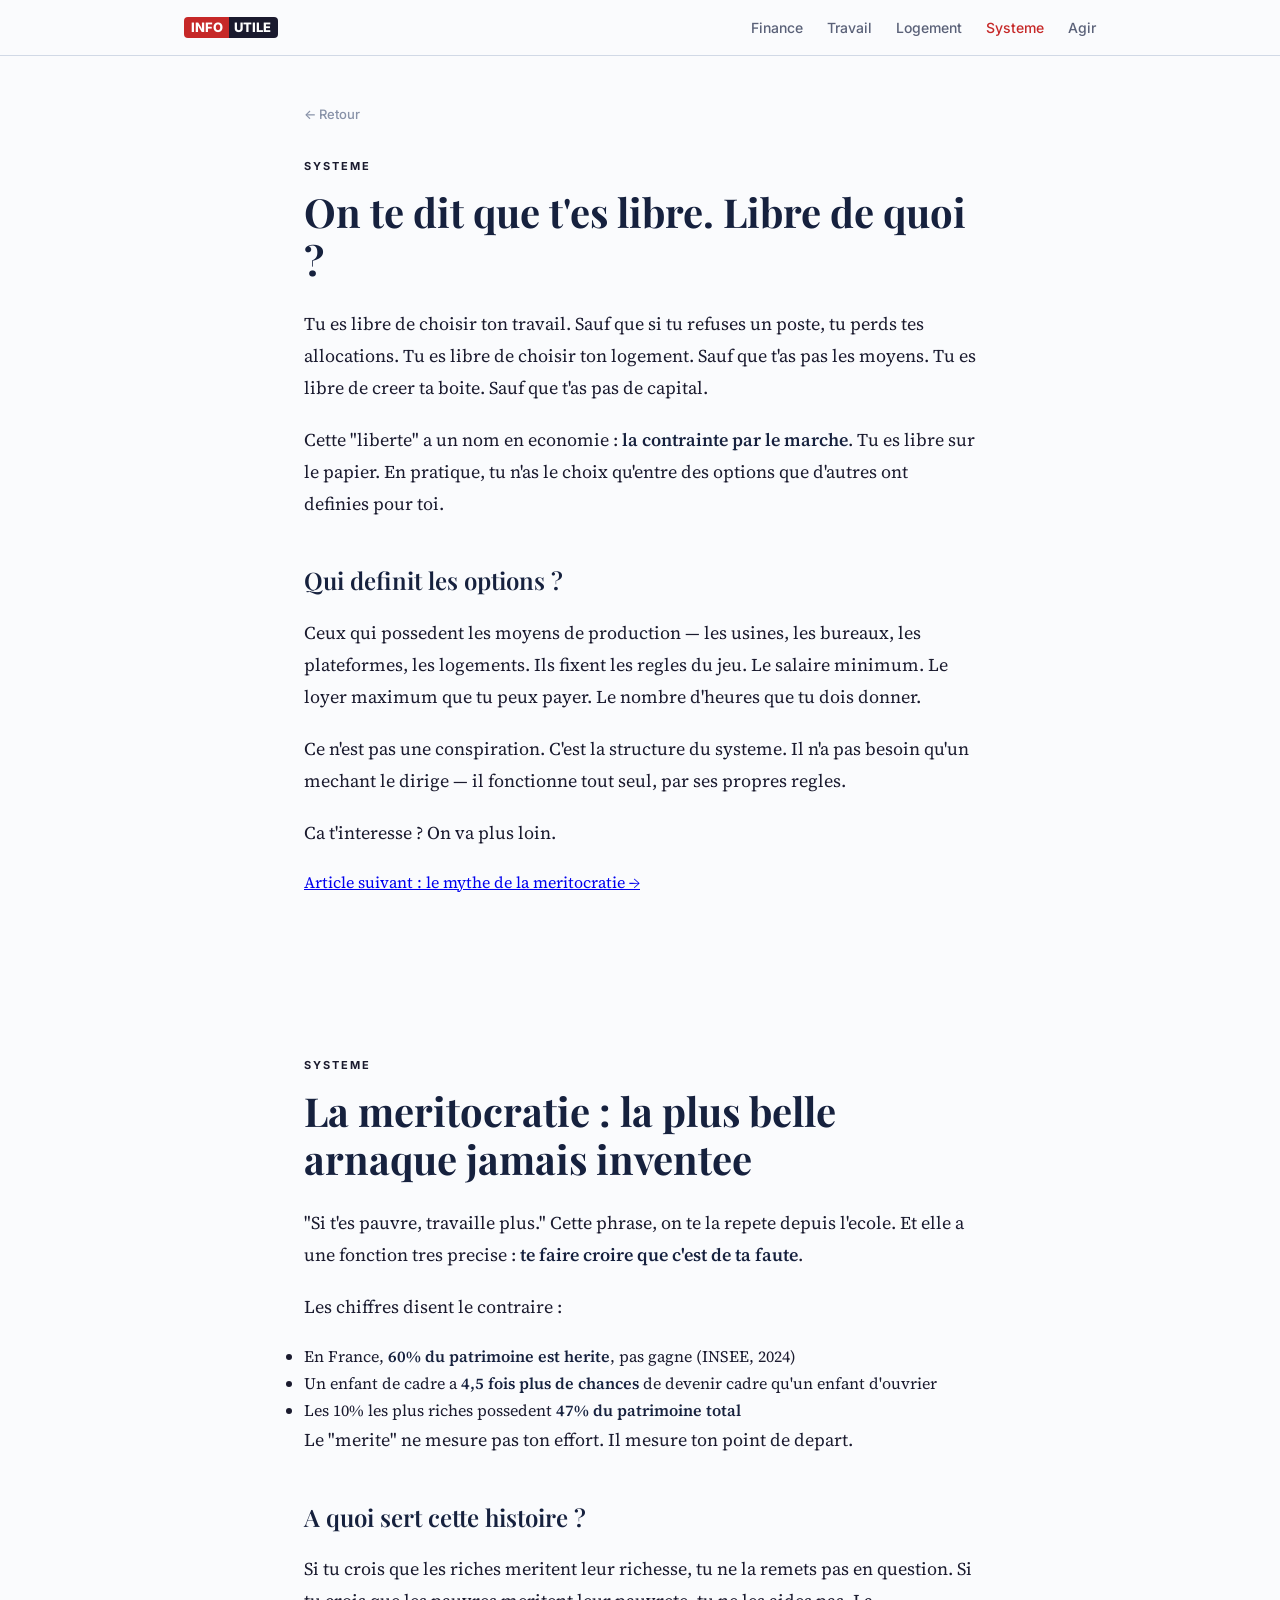
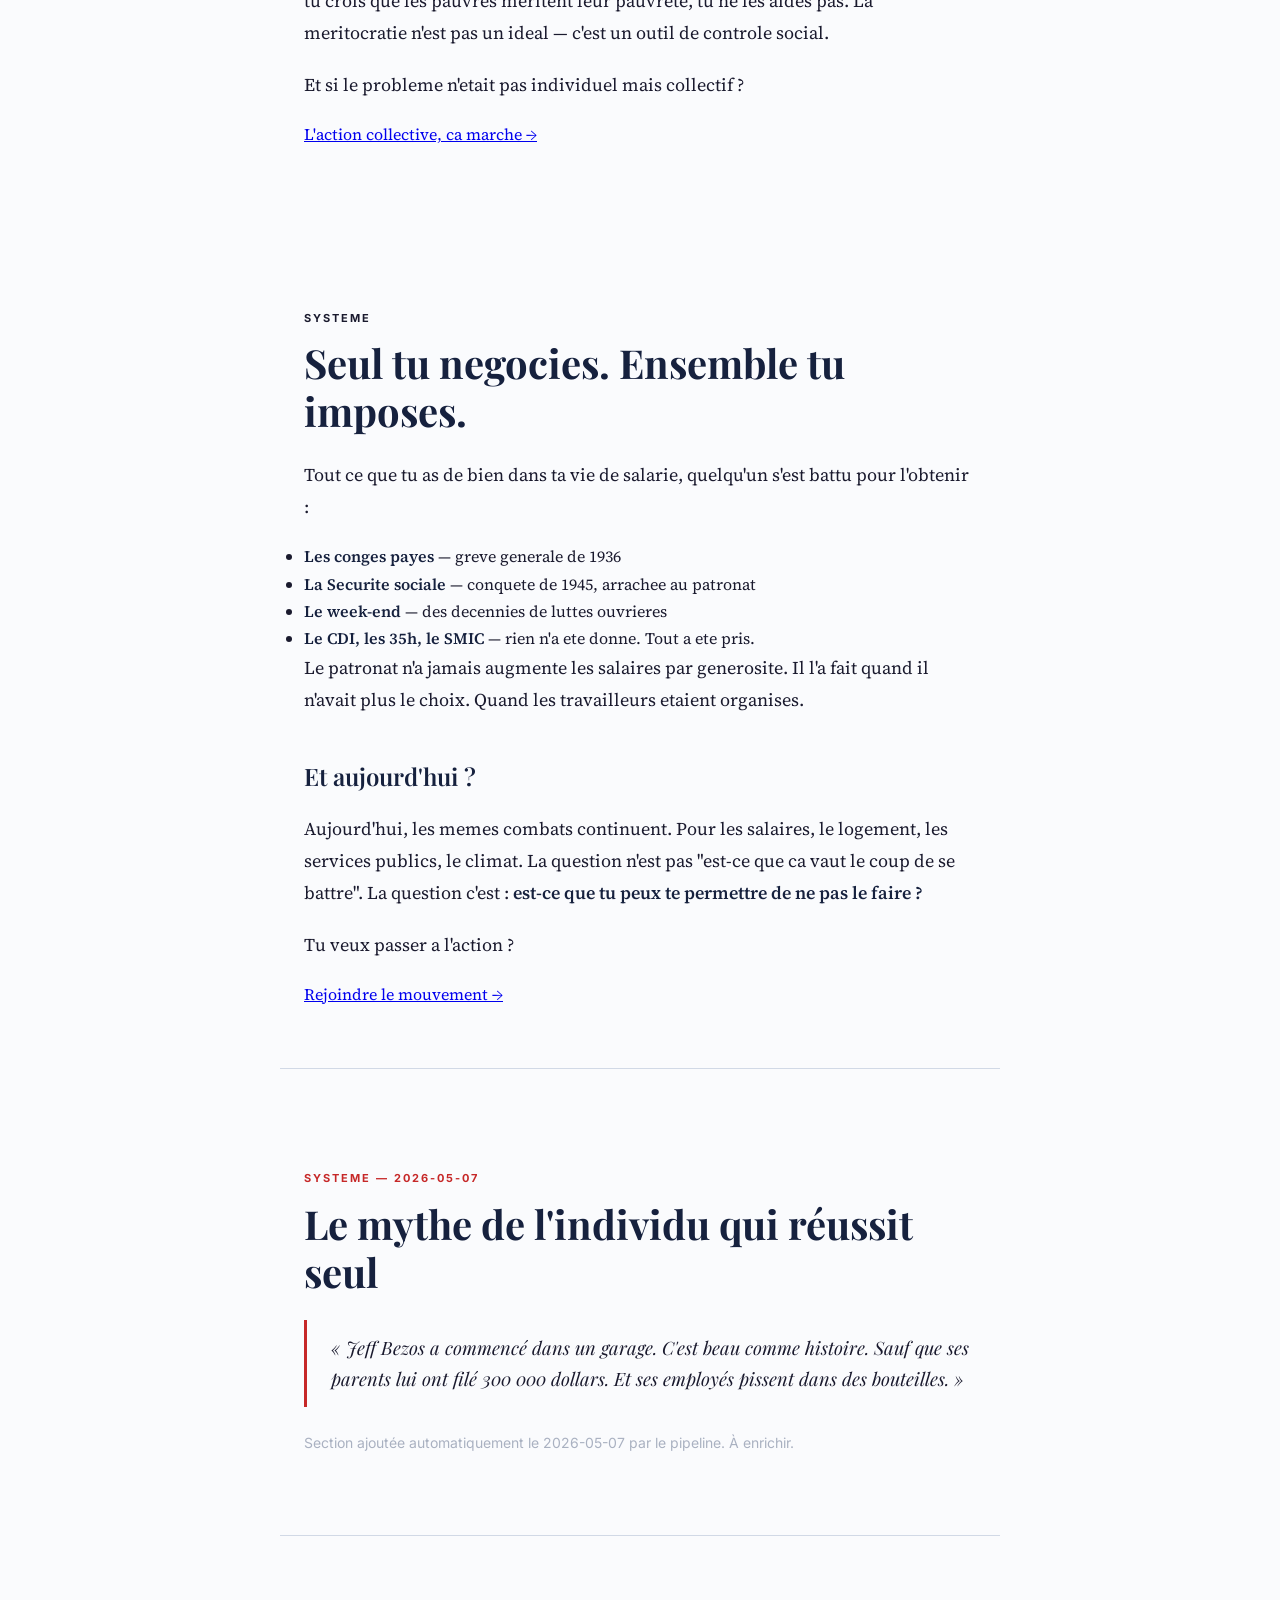
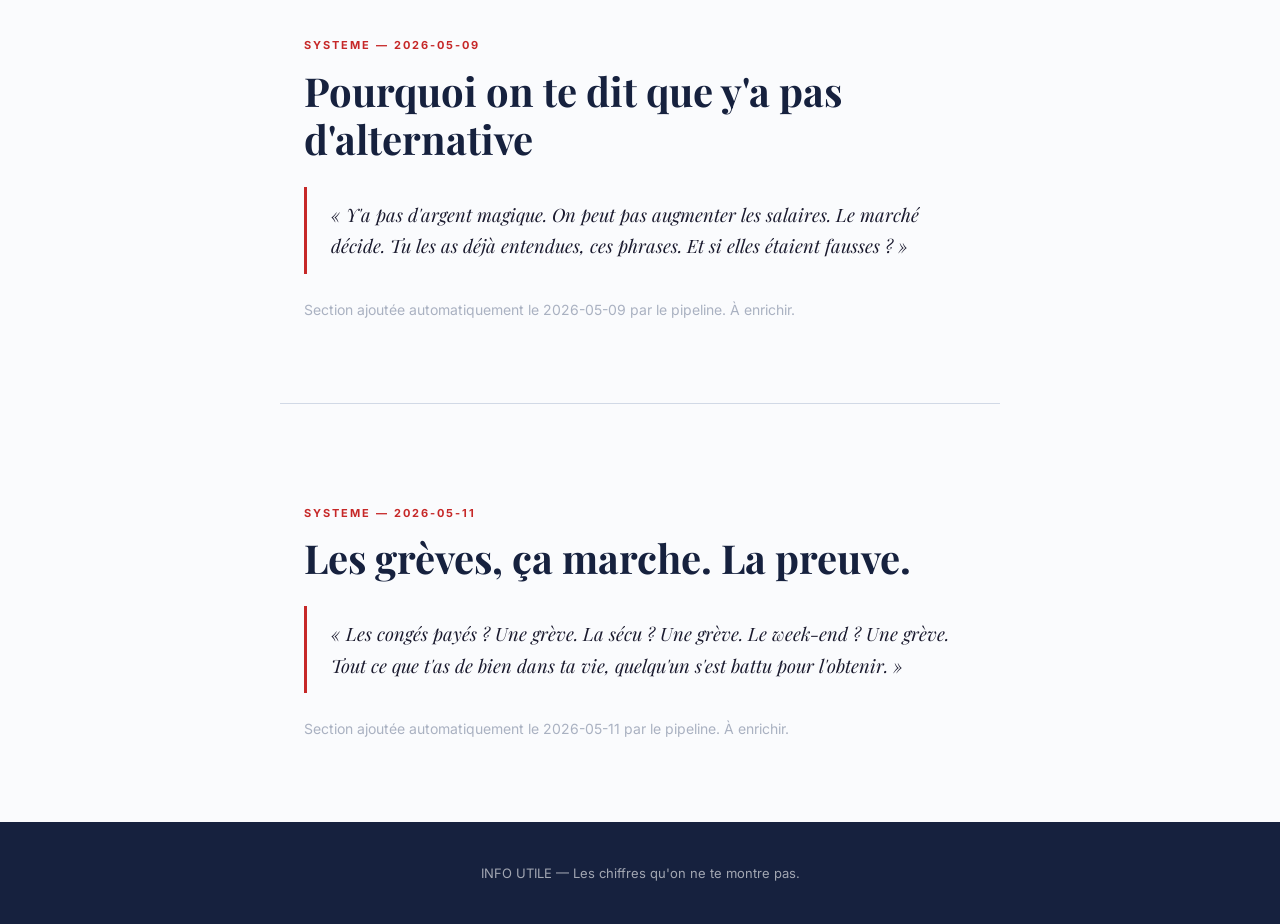
<file: systeme/index.html>
<!DOCTYPE html>
<html lang="fr">
<head>
  <meta charset="UTF-8">
  <meta name="viewport" content="width=device-width, initial-scale=1.0">
  <title>Comprendre le systeme — Info Utile</title>
  <meta name="description" content="Pourquoi le systeme produit les inegalites. Meritocratie, fausse liberte, action collective : les idees qu'on ne t'apprend pas a l'ecole.">
  <link rel="stylesheet" href="../style.css">
</head>
<body>

<header class="site-header">
  <div class="site-header__inner">
    <a href="../index.html" class="site-header__logo">
      <span class="npar-badge"><span class="npar-badge__npa">INFO</span><span class="npar-badge__r">UTILE</span></span>
    </a>
    <nav>
      <ul class="site-header__nav">
        <li><a href="../finance/">Finance</a></li>
        <li><a href="../travail/">Travail</a></li>
        <li><a href="../logement/">Logement</a></li>
        <li><a href="../systeme/" class="active">Systeme</a></li>
        <li><a href="../rejoindre/">Agir</a></li>
      </ul>
    </nav>
  </div>
</header>

<article class="article" id="fausse-liberte">
  <a href="../index.html" class="article__back">&larr; Retour</a>
  <div class="article__funnel card__funnel--systeme">Systeme</div>

  <h1>On te dit que t'es libre. Libre de quoi ?</h1>

  <p>Tu es libre de choisir ton travail. Sauf que si tu refuses un poste, tu perds tes allocations. Tu es libre de choisir ton logement. Sauf que t'as pas les moyens. Tu es libre de creer ta boite. Sauf que t'as pas de capital.</p>

  <p>Cette "liberte" a un nom en economie : <strong>la contrainte par le marche</strong>. Tu es libre sur le papier. En pratique, tu n'as le choix qu'entre des options que d'autres ont definies pour toi.</p>

  <h2>Qui definit les options ?</h2>

  <p>Ceux qui possedent les moyens de production — les usines, les bureaux, les plateformes, les logements. Ils fixent les regles du jeu. Le salaire minimum. Le loyer maximum que tu peux payer. Le nombre d'heures que tu dois donner.</p>

  <p>Ce n'est pas une conspiration. C'est la structure du systeme. Il n'a pas besoin qu'un mechant le dirige — il fonctionne tout seul, par ses propres regles.</p>

  <div class="article__cta">
    <p>Ca t'interesse ? On va plus loin.</p>
    <a href="../systeme/#meritocratie" class="btn btn--primary">Article suivant : le mythe de la meritocratie &rarr;</a>
  </div>
</article>

<article class="article" id="meritocratie">
  <div class="article__funnel card__funnel--systeme">Systeme</div>

  <h1>La meritocratie : la plus belle arnaque jamais inventee</h1>

  <p>"Si t'es pauvre, travaille plus." Cette phrase, on te la repete depuis l'ecole. Et elle a une fonction tres precise : <strong>te faire croire que c'est de ta faute</strong>.</p>

  <p>Les chiffres disent le contraire :</p>
  <ul>
    <li>En France, <strong>60% du patrimoine est herite</strong>, pas gagne (INSEE, 2024)</li>
    <li>Un enfant de cadre a <strong>4,5 fois plus de chances</strong> de devenir cadre qu'un enfant d'ouvrier</li>
    <li>Les 10% les plus riches possedent <strong>47% du patrimoine total</strong></li>
  </ul>

  <p>Le "merite" ne mesure pas ton effort. Il mesure ton point de depart.</p>

  <h2>A quoi sert cette histoire ?</h2>

  <p>Si tu crois que les riches meritent leur richesse, tu ne la remets pas en question. Si tu crois que les pauvres meritent leur pauvrete, tu ne les aides pas. La meritocratie n'est pas un ideal — c'est un outil de controle social.</p>

  <div class="article__cta">
    <p>Et si le probleme n'etait pas individuel mais collectif ?</p>
    <a href="../systeme/#action-collective" class="btn btn--primary">L'action collective, ca marche &rarr;</a>
  </div>
</article>

<article class="article" id="action-collective">
  <div class="article__funnel card__funnel--systeme">Systeme</div>

  <h1>Seul tu negocies. Ensemble tu imposes.</h1>

  <p>Tout ce que tu as de bien dans ta vie de salarie, quelqu'un s'est battu pour l'obtenir :</p>
  <ul>
    <li><strong>Les conges payes</strong> — greve generale de 1936</li>
    <li><strong>La Securite sociale</strong> — conquete de 1945, arrachee au patronat</li>
    <li><strong>Le week-end</strong> — des decennies de luttes ouvrieres</li>
    <li><strong>Le CDI, les 35h, le SMIC</strong> — rien n'a ete donne. Tout a ete pris.</li>
  </ul>

  <p>Le patronat n'a jamais augmente les salaires par generosite. Il l'a fait quand il n'avait plus le choix. Quand les travailleurs etaient organises.</p>

  <h2>Et aujourd'hui ?</h2>

  <p>Aujourd'hui, les memes combats continuent. Pour les salaires, le logement, les services publics, le climat. La question n'est pas "est-ce que ca vaut le coup de se battre". La question c'est : <strong>est-ce que tu peux te permettre de ne pas le faire ?</strong></p>

  <div class="article__cta">
    <p>Tu veux passer a l'action ?</p>
    <a href="../rejoindre/" class="btn btn--primary">Rejoindre le mouvement &rarr;</a>
  </div>
</article>


<article class="article" id="self-made-myth" style="border-top: 1px solid #D1D9E6;">
  <div class="article__funnel" style="color:#C62828;">SYSTEME — 2026-05-07</div>
  <h1>Le mythe de l'individu qui réussit seul</h1>

  <blockquote style="border-left: 3px solid #C62828; padding: 12px 0 12px 24px; margin: 24px 0; font-family: 'Playfair Display', Georgia, serif; font-size: 1.15rem; font-style: italic;">
    « Jeff Bezos a commencé dans un garage. C'est beau comme histoire. Sauf que ses parents lui ont filé 300 000 dollars. Et ses employés pissent dans des bouteilles. »
    
  </blockquote>

  <p style="opacity:0.7; font-family:'Inter',sans-serif; font-size:14px; color:#8892A8;">Section ajoutée automatiquement le 2026-05-07 par le pipeline. À enrichir.</p>
</article>


<article class="article" id="tina" style="border-top: 1px solid #D1D9E6;">
  <div class="article__funnel" style="color:#C62828;">SYSTEME — 2026-05-09</div>
  <h1>Pourquoi on te dit que y'a pas d'alternative</h1>

  <blockquote style="border-left: 3px solid #C62828; padding: 12px 0 12px 24px; margin: 24px 0; font-family: 'Playfair Display', Georgia, serif; font-size: 1.15rem; font-style: italic;">
    « Y'a pas d'argent magique. On peut pas augmenter les salaires. Le marché décide. Tu les as déjà entendues, ces phrases. Et si elles étaient fausses ? »
    
  </blockquote>

  <p style="opacity:0.7; font-family:'Inter',sans-serif; font-size:14px; color:#8892A8;">Section ajoutée automatiquement le 2026-05-09 par le pipeline. À enrichir.</p>
</article>


<article class="article" id="greves-victoires" style="border-top: 1px solid #D1D9E6;">
  <div class="article__funnel" style="color:#C62828;">SYSTEME — 2026-05-11</div>
  <h1>Les grèves, ça marche. La preuve.</h1>

  <blockquote style="border-left: 3px solid #C62828; padding: 12px 0 12px 24px; margin: 24px 0; font-family: 'Playfair Display', Georgia, serif; font-size: 1.15rem; font-style: italic;">
    « Les congés payés ? Une grève. La sécu ? Une grève. Le week-end ? Une grève. Tout ce que t'as de bien dans ta vie, quelqu'un s'est battu pour l'obtenir. »
    
  </blockquote>

  <p style="opacity:0.7; font-family:'Inter',sans-serif; font-size:14px; color:#8892A8;">Section ajoutée automatiquement le 2026-05-11 par le pipeline. À enrichir.</p>
</article>

<footer class="site-footer">
  <p>INFO UTILE — Les chiffres qu'on ne te montre pas.</p>
</footer>

<script src="/popup-trotskysme.js" defer></script>
<script data-goatcounter="https://exshark11.goatcounter.com/count"
        async src="//gc.zgo.at/count.js"></script>
</body>
</html>
</file>
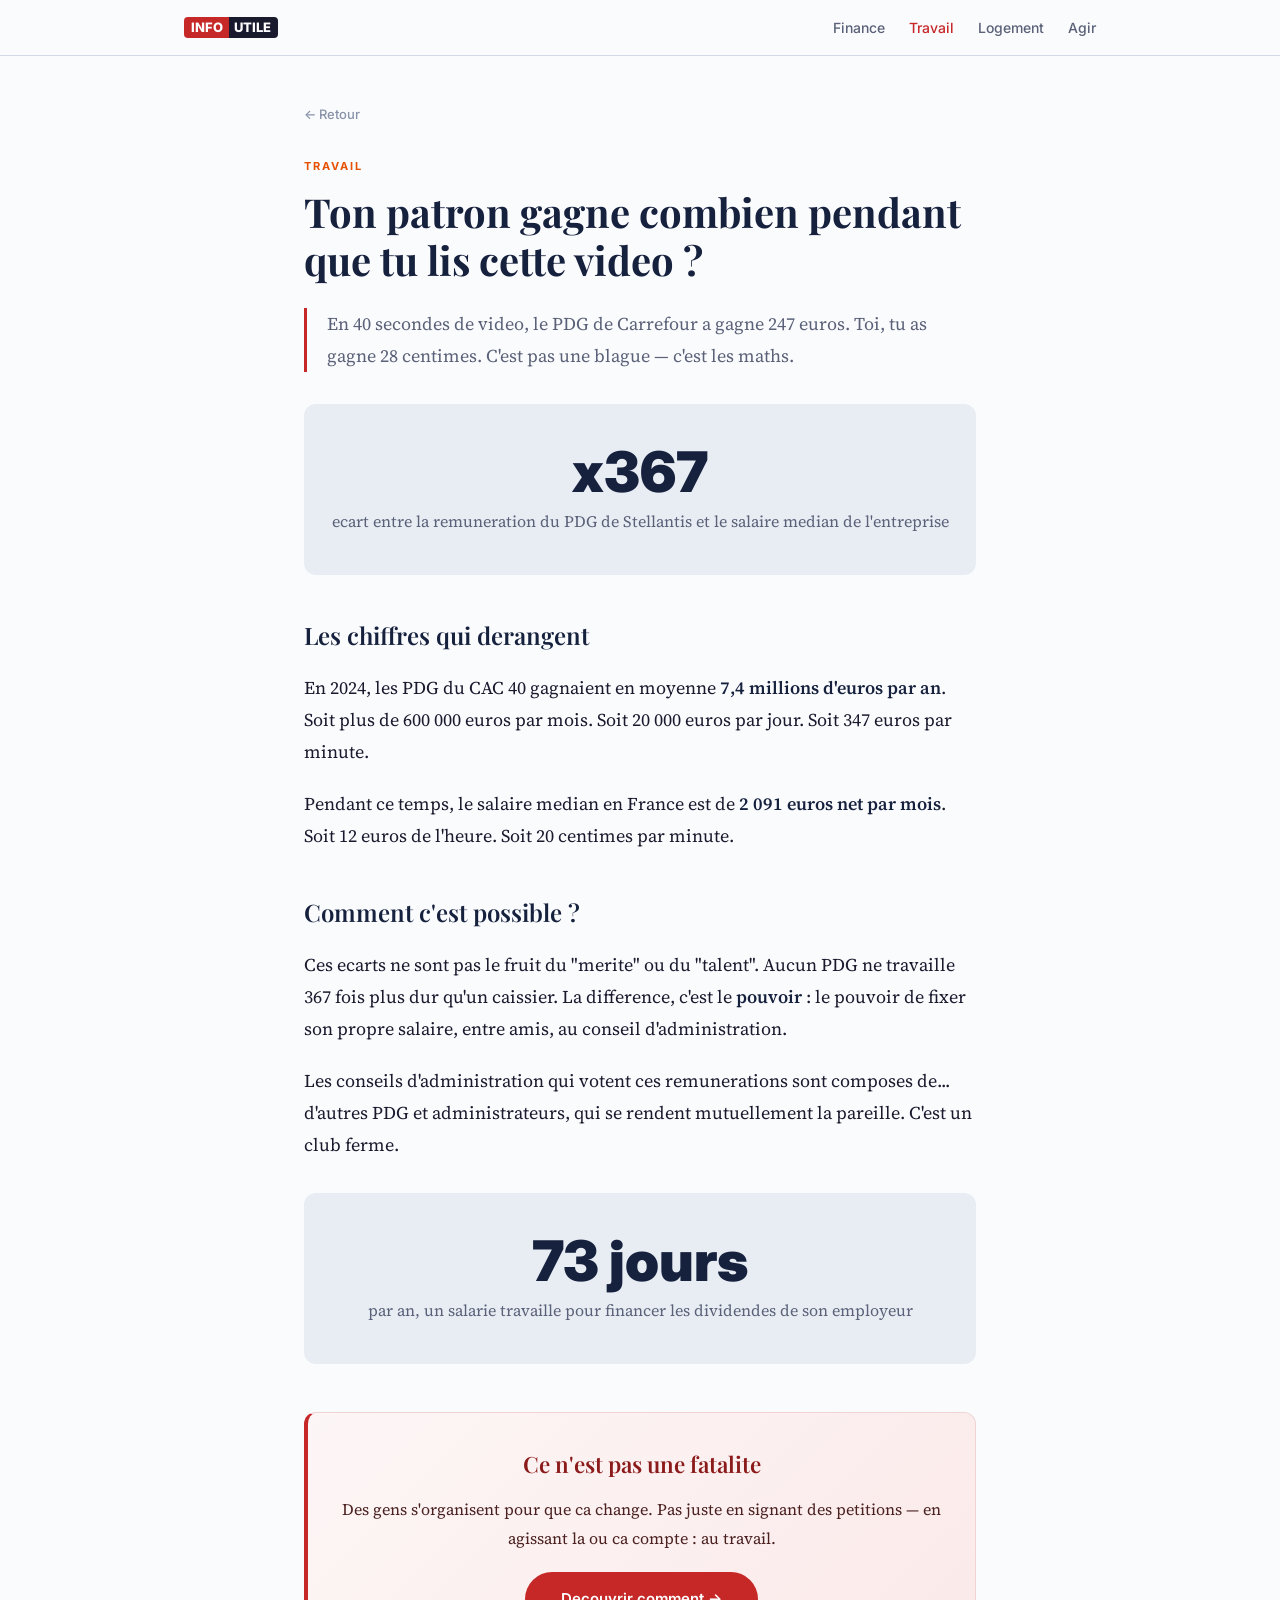
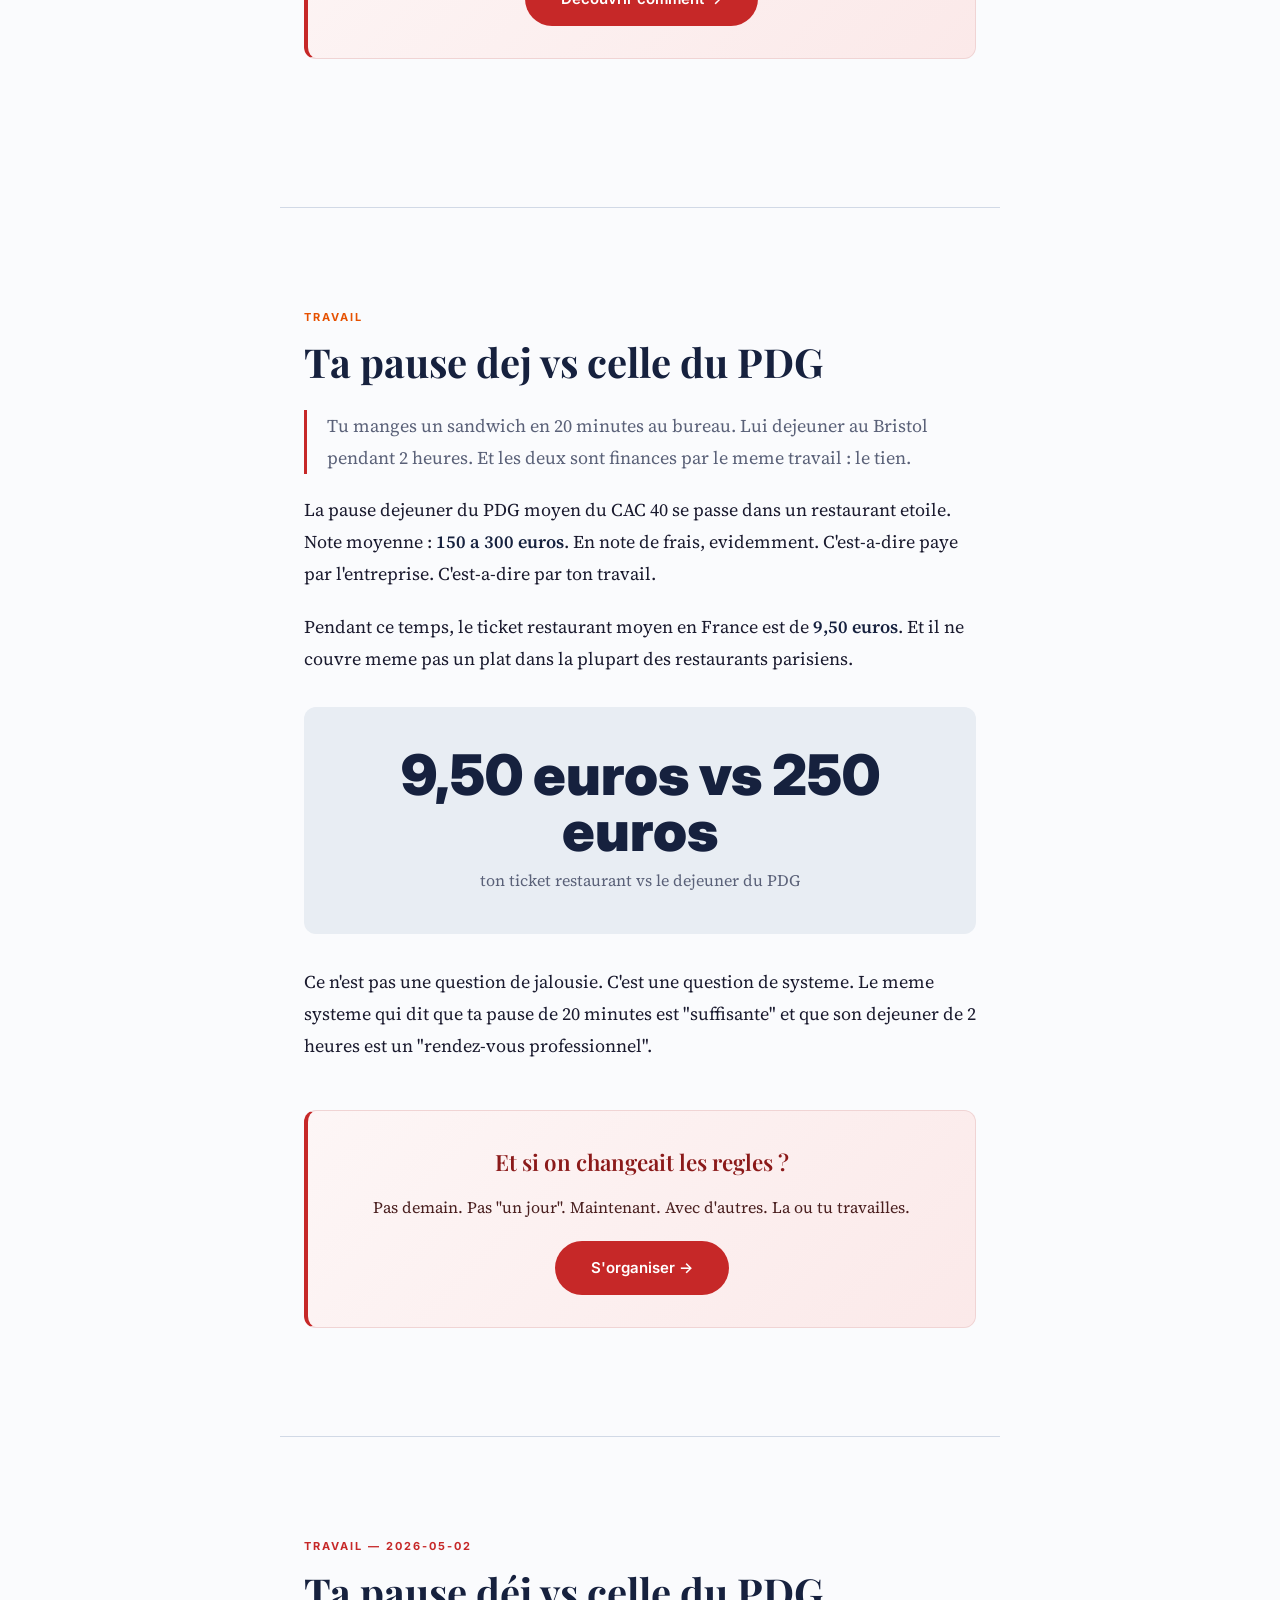
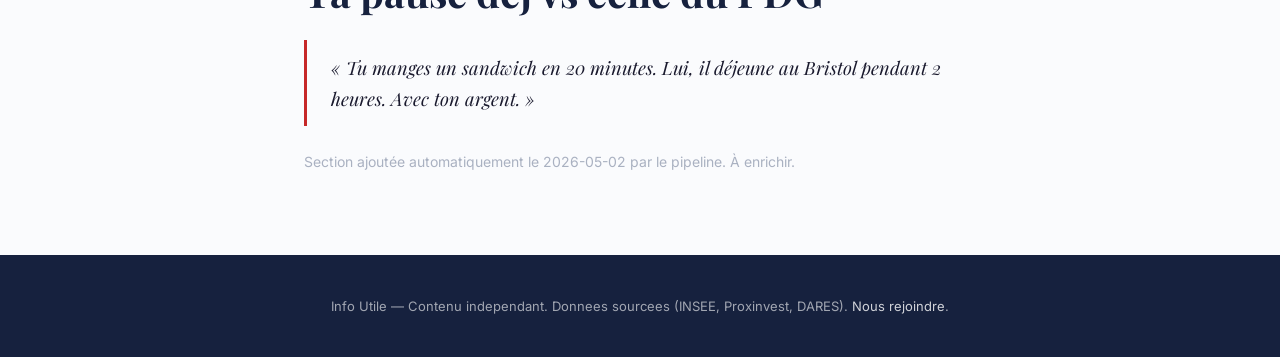
<file: travail/index.html>
<!DOCTYPE html>
<html lang="fr">
<head>
  <meta charset="UTF-8">
  <meta name="viewport" content="width=device-width, initial-scale=1.0">
  <title>Travail & Salaires — Info Utile</title>
  <meta name="description" content="Ecarts de salaires, conditions de travail, droits : ce que ton patron prefererait que tu ne saches pas.">
  <link rel="stylesheet" href="../style.css">
</head>
<body>

<header class="site-header">
  <div class="site-header__inner">
    <a href="../index.html" class="site-header__logo">
      <span class="npar-badge"><span class="npar-badge__npa">INFO</span><span class="npar-badge__r">UTILE</span></span>
    </a>
    <nav>
      <ul class="site-header__nav">
        <li><a href="../finance/">Finance</a></li>
        <li><a href="../travail/" class="active">Travail</a></li>
        <li><a href="../logement/">Logement</a></li>
        <li><a href="../rejoindre/">Agir</a></li>
      </ul>
    </nav>
  </div>
</header>

<article class="article" id="ecart-salaires">
  <a href="../index.html" class="article__back">&larr; Retour</a>
  <div class="article__funnel card__funnel--travail">Travail</div>
  <h1>Ton patron gagne combien pendant que tu lis cette video ?</h1>

  <p class="article__lead">En 40 secondes de video, le PDG de Carrefour a gagne 247 euros. Toi, tu as gagne 28 centimes. C'est pas une blague — c'est les maths.</p>

  <div class="stat-block">
    <div class="number">x367</div>
    <div class="label">ecart entre la remuneration du PDG de Stellantis et le salaire median de l'entreprise</div>
  </div>

  <h2>Les chiffres qui derangent</h2>
  <p>En 2024, les PDG du CAC 40 gagnaient en moyenne <strong>7,4 millions d'euros par an</strong>. Soit plus de 600 000 euros par mois. Soit 20 000 euros par jour. Soit 347 euros par minute.</p>

  <p>Pendant ce temps, le salaire median en France est de <strong>2 091 euros net par mois</strong>. Soit 12 euros de l'heure. Soit 20 centimes par minute.</p>

  <h2>Comment c'est possible ?</h2>
  <p>Ces ecarts ne sont pas le fruit du "merite" ou du "talent". Aucun PDG ne travaille 367 fois plus dur qu'un caissier. La difference, c'est le <strong>pouvoir</strong> : le pouvoir de fixer son propre salaire, entre amis, au conseil d'administration.</p>

  <p>Les conseils d'administration qui votent ces remunerations sont composes de... d'autres PDG et administrateurs, qui se rendent mutuellement la pareille. C'est un club ferme.</p>

  <div class="stat-block">
    <div class="number">73 jours</div>
    <div class="label">par an, un salarie travaille pour financer les dividendes de son employeur</div>
  </div>

  <div class="cta-block">
    <h3>Ce n'est pas une fatalite</h3>
    <p>Des gens s'organisent pour que ca change. Pas juste en signant des petitions — en agissant la ou ca compte : au travail.</p>
    <a href="../rejoindre/" class="btn">Decouvrir comment &rarr;</a>
  </div>
</article>

<article class="article" id="pause-dej" style="border-top: 1px solid #D1D9E6; margin-top: 40px;">
  <div class="article__funnel card__funnel--travail">Travail</div>
  <h1>Ta pause dej vs celle du PDG</h1>

  <p class="article__lead">Tu manges un sandwich en 20 minutes au bureau. Lui dejeuner au Bristol pendant 2 heures. Et les deux sont finances par le meme travail : le tien.</p>

  <p>La pause dejeuner du PDG moyen du CAC 40 se passe dans un restaurant etoile. Note moyenne : <strong>150 a 300 euros</strong>. En note de frais, evidemment. C'est-a-dire paye par l'entreprise. C'est-a-dire par ton travail.</p>

  <p>Pendant ce temps, le ticket restaurant moyen en France est de <strong>9,50 euros</strong>. Et il ne couvre meme pas un plat dans la plupart des restaurants parisiens.</p>

  <div class="stat-block">
    <div class="number">9,50 euros vs 250 euros</div>
    <div class="label">ton ticket restaurant vs le dejeuner du PDG</div>
  </div>

  <p>Ce n'est pas une question de jalousie. C'est une question de systeme. Le meme systeme qui dit que ta pause de 20 minutes est "suffisante" et que son dejeuner de 2 heures est un "rendez-vous professionnel".</p>

  <div class="cta-block">
    <h3>Et si on changeait les regles ?</h3>
    <p>Pas demain. Pas "un jour". Maintenant. Avec d'autres. La ou tu travailles.</p>
    <a href="../rejoindre/" class="btn">S'organiser &rarr;</a>
  </div>
</article>


<article class="article" id="pause-dej-pdg" style="border-top: 1px solid #D1D9E6;">
  <div class="article__funnel" style="color:#C62828;">TRAVAIL — 2026-05-02</div>
  <h1>Ta pause déj vs celle du PDG</h1>

  <blockquote style="border-left: 3px solid #C62828; padding: 12px 0 12px 24px; margin: 24px 0; font-family: 'Playfair Display', Georgia, serif; font-size: 1.15rem; font-style: italic;">
    « Tu manges un sandwich en 20 minutes. Lui, il déjeune au Bristol pendant 2 heures. Avec ton argent. »
    
  </blockquote>

  <p style="opacity:0.7; font-family:'Inter',sans-serif; font-size:14px; color:#8892A8;">Section ajoutée automatiquement le 2026-05-02 par le pipeline. À enrichir.</p>
</article>

<footer class="site-footer">
  <p>Info Utile — Contenu independant. Donnees sourcees (INSEE, Proxinvest, DARES). <a href="../rejoindre/">Nous rejoindre</a>.</p>
</footer>

<script src="/popup-trotskysme.js" defer></script>
<script data-goatcounter="https://exshark11.goatcounter.com/count"
        async src="//gc.zgo.at/count.js"></script>
</body>
</html>
</file>
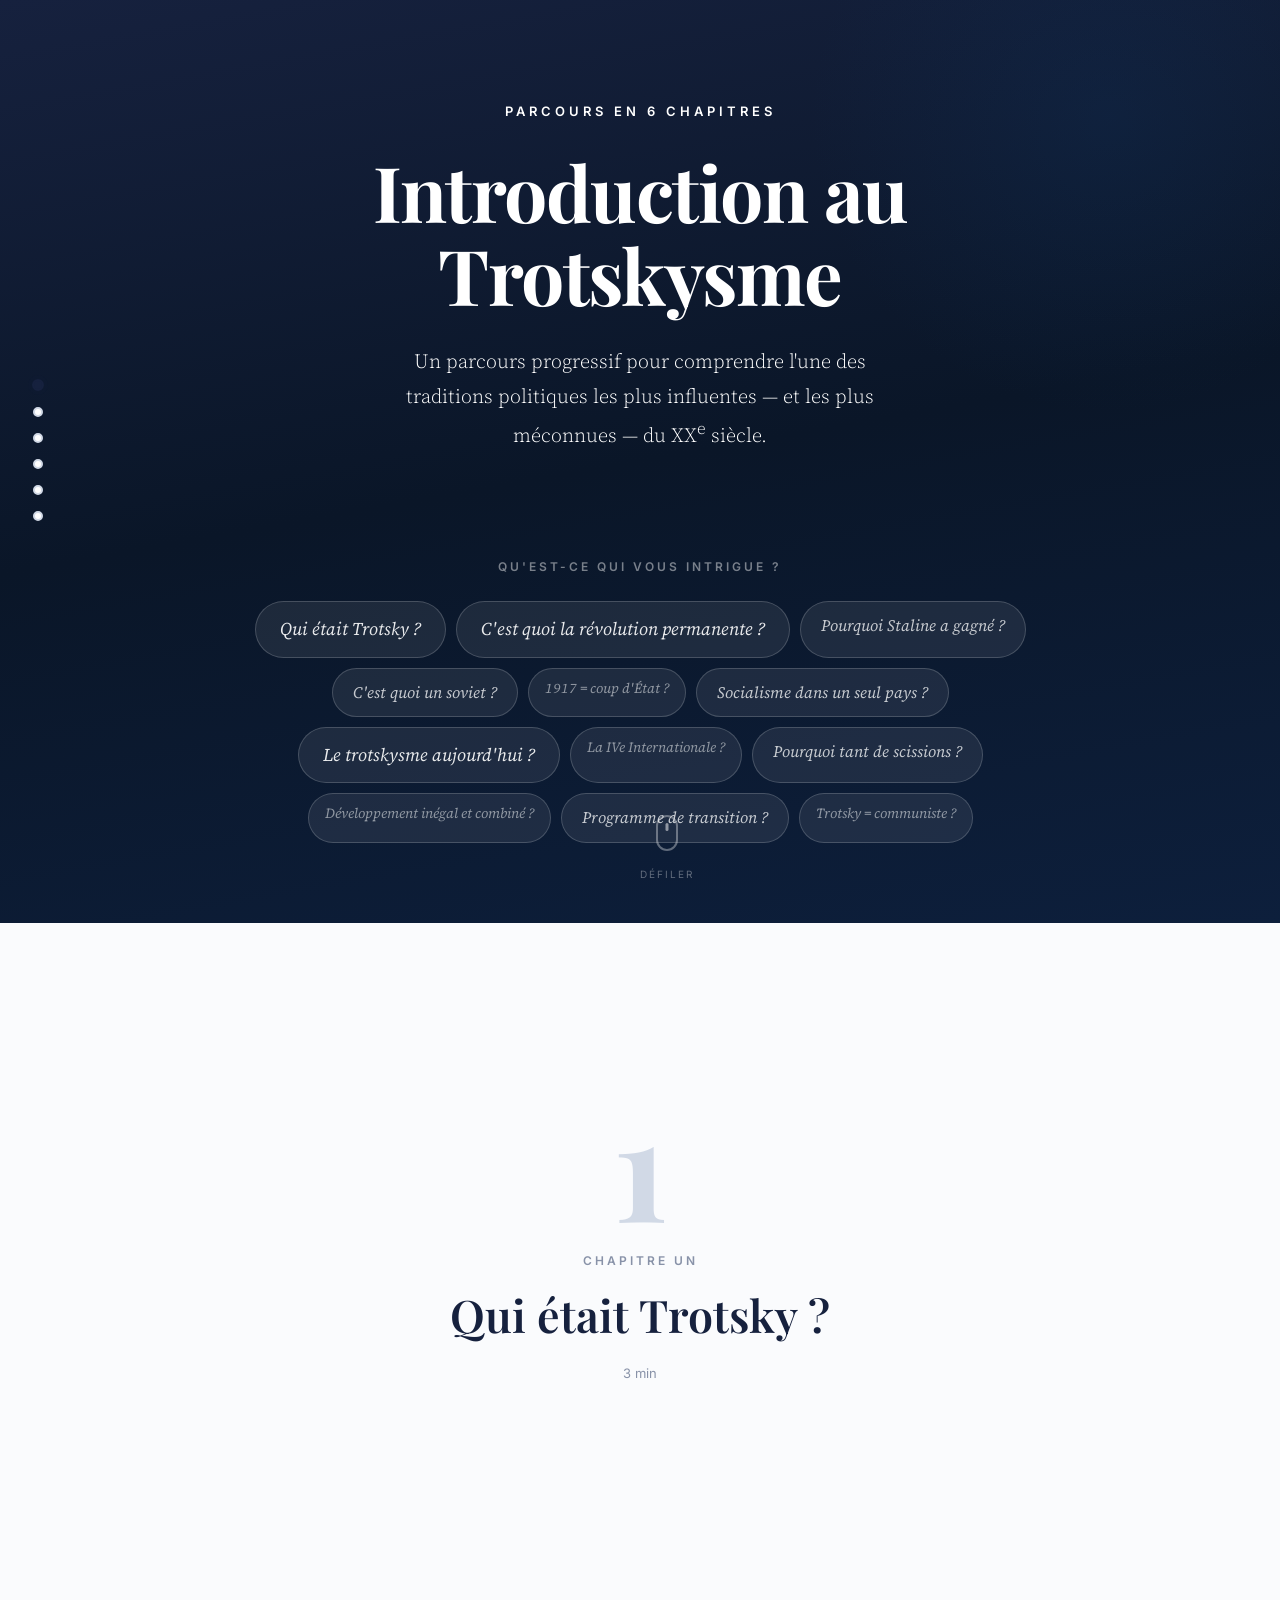
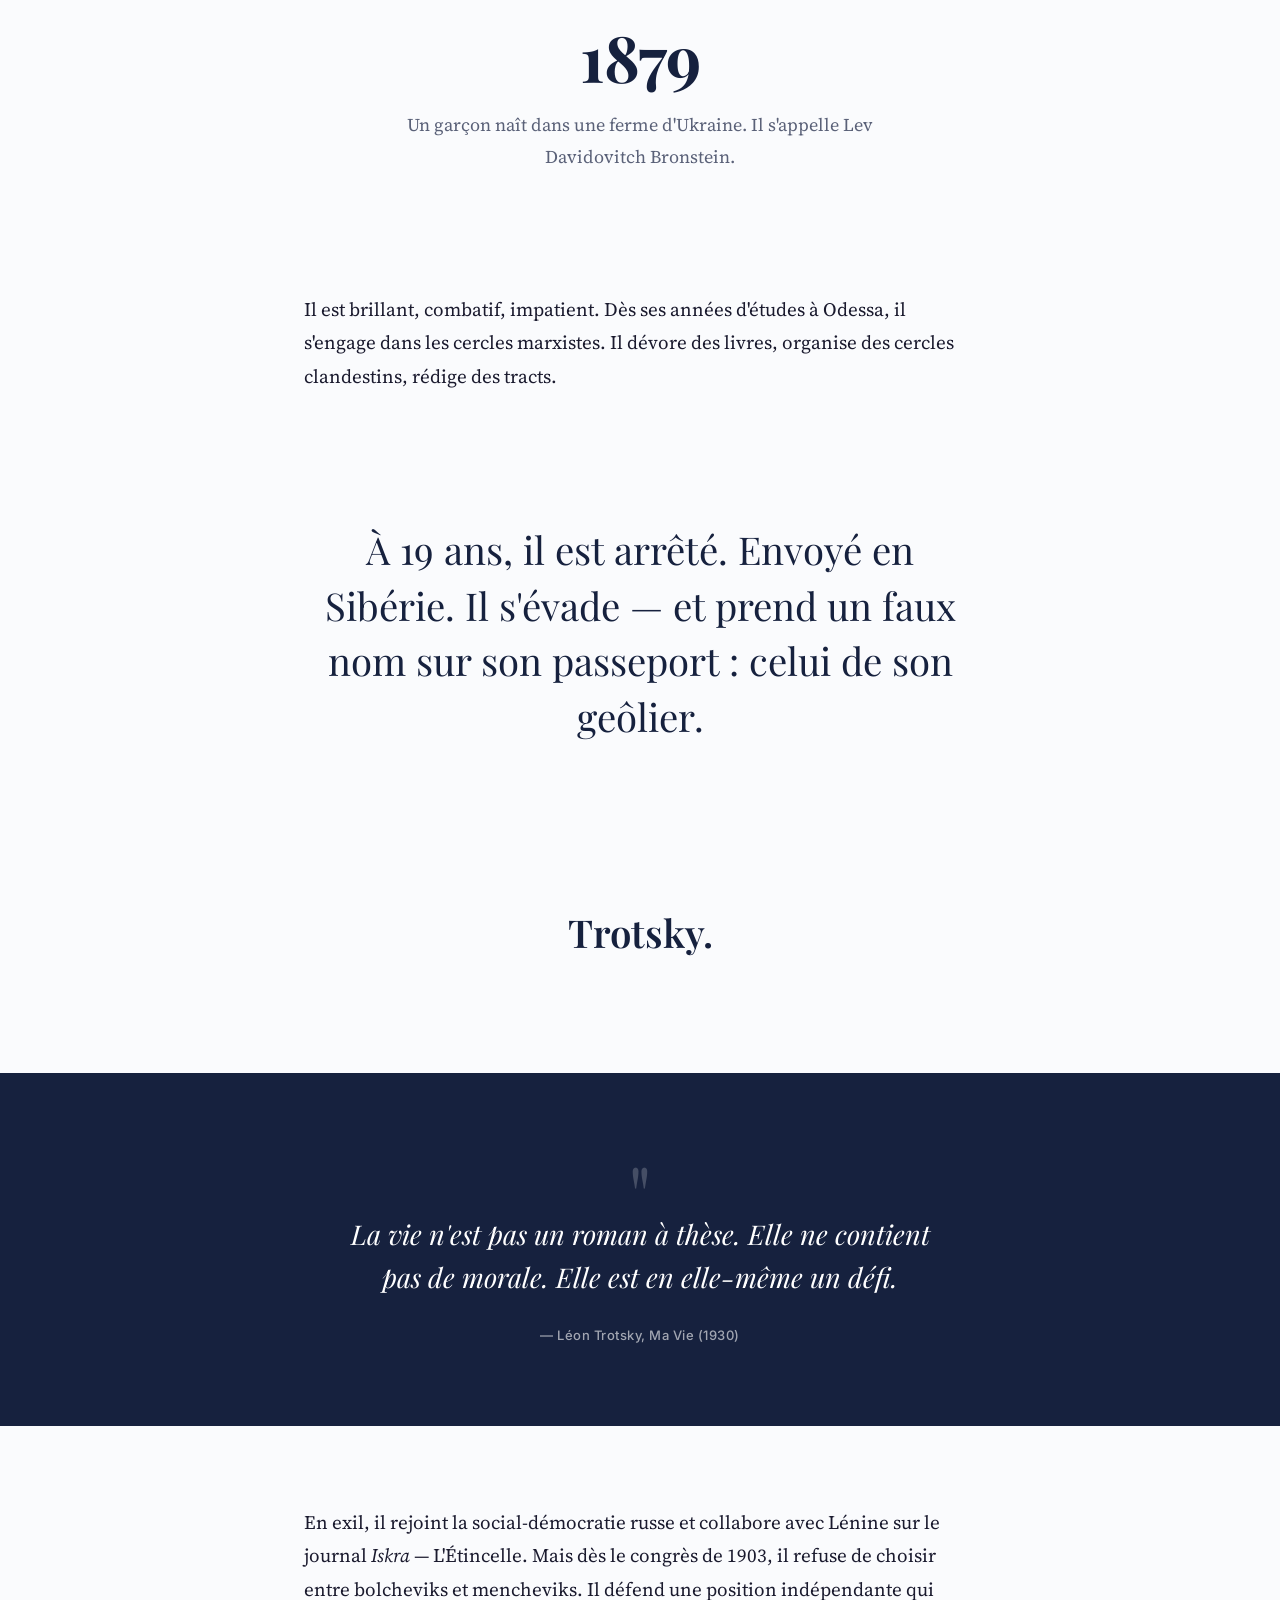
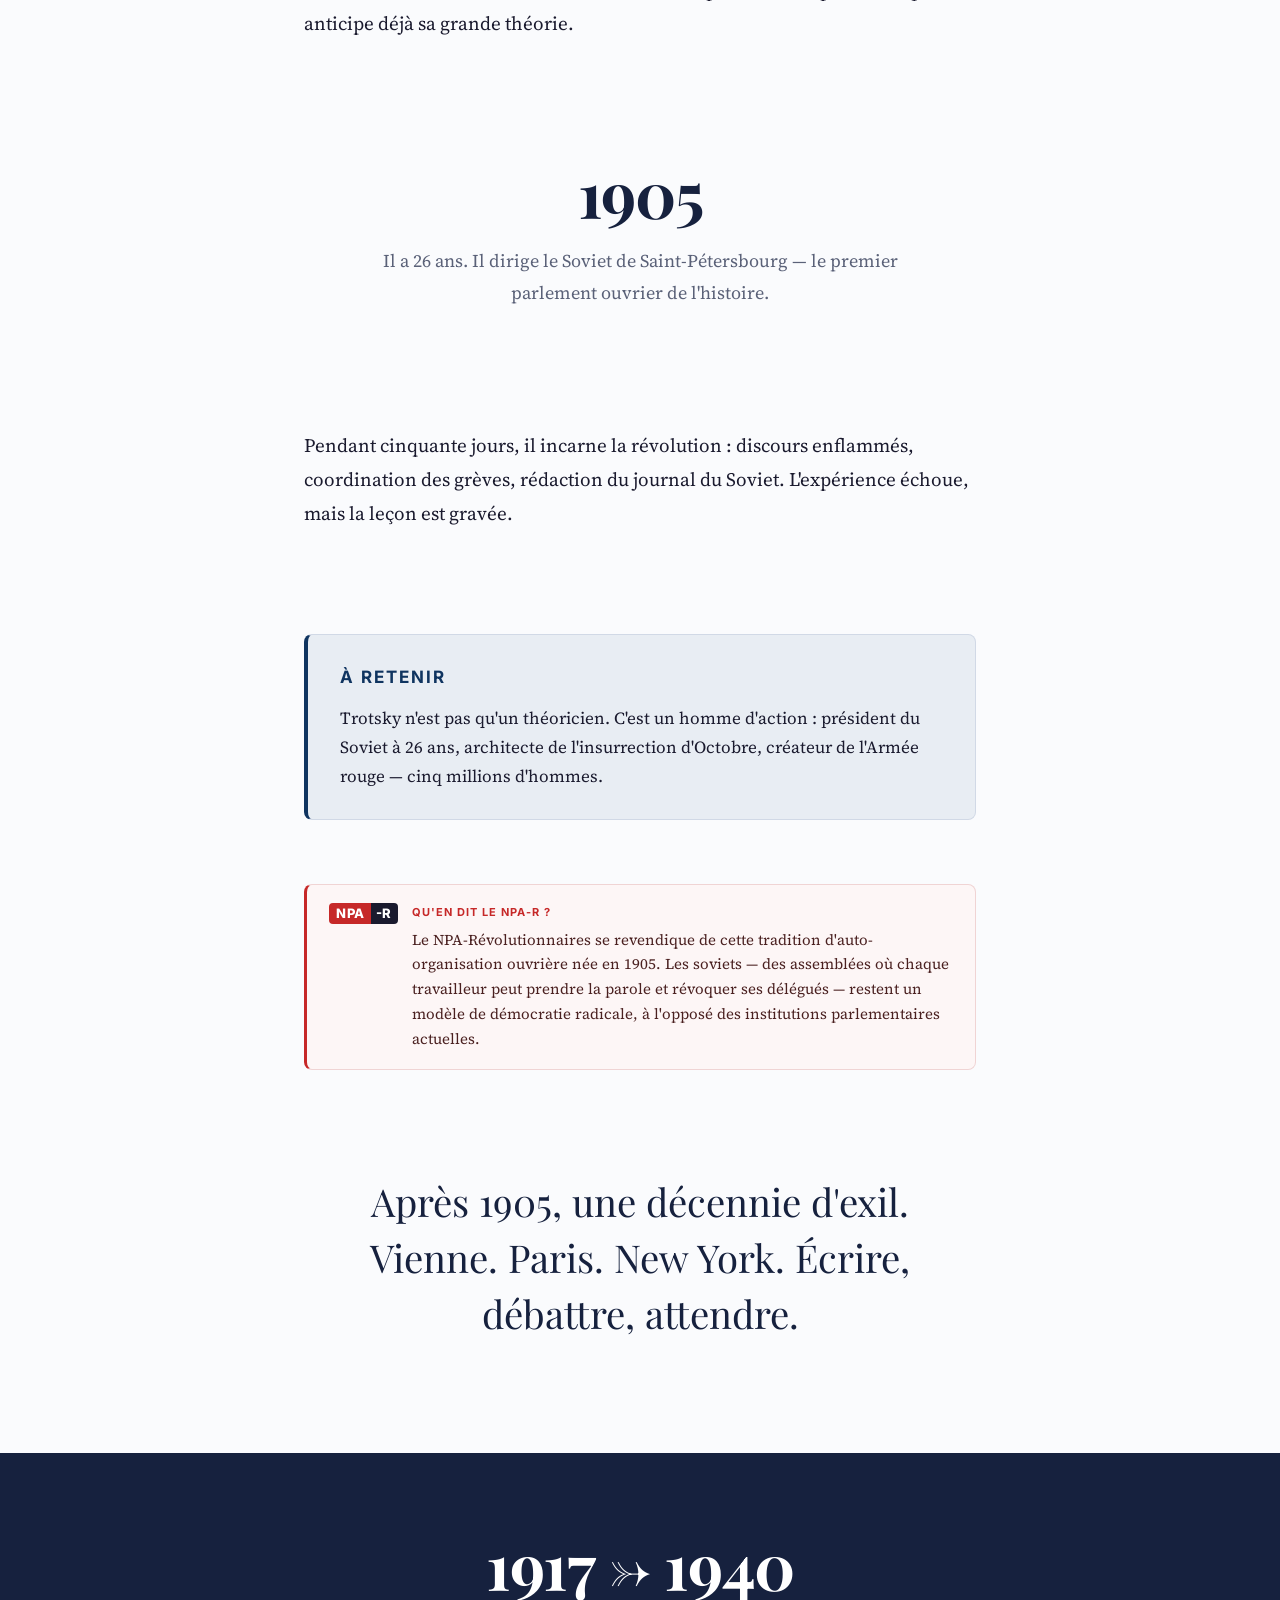
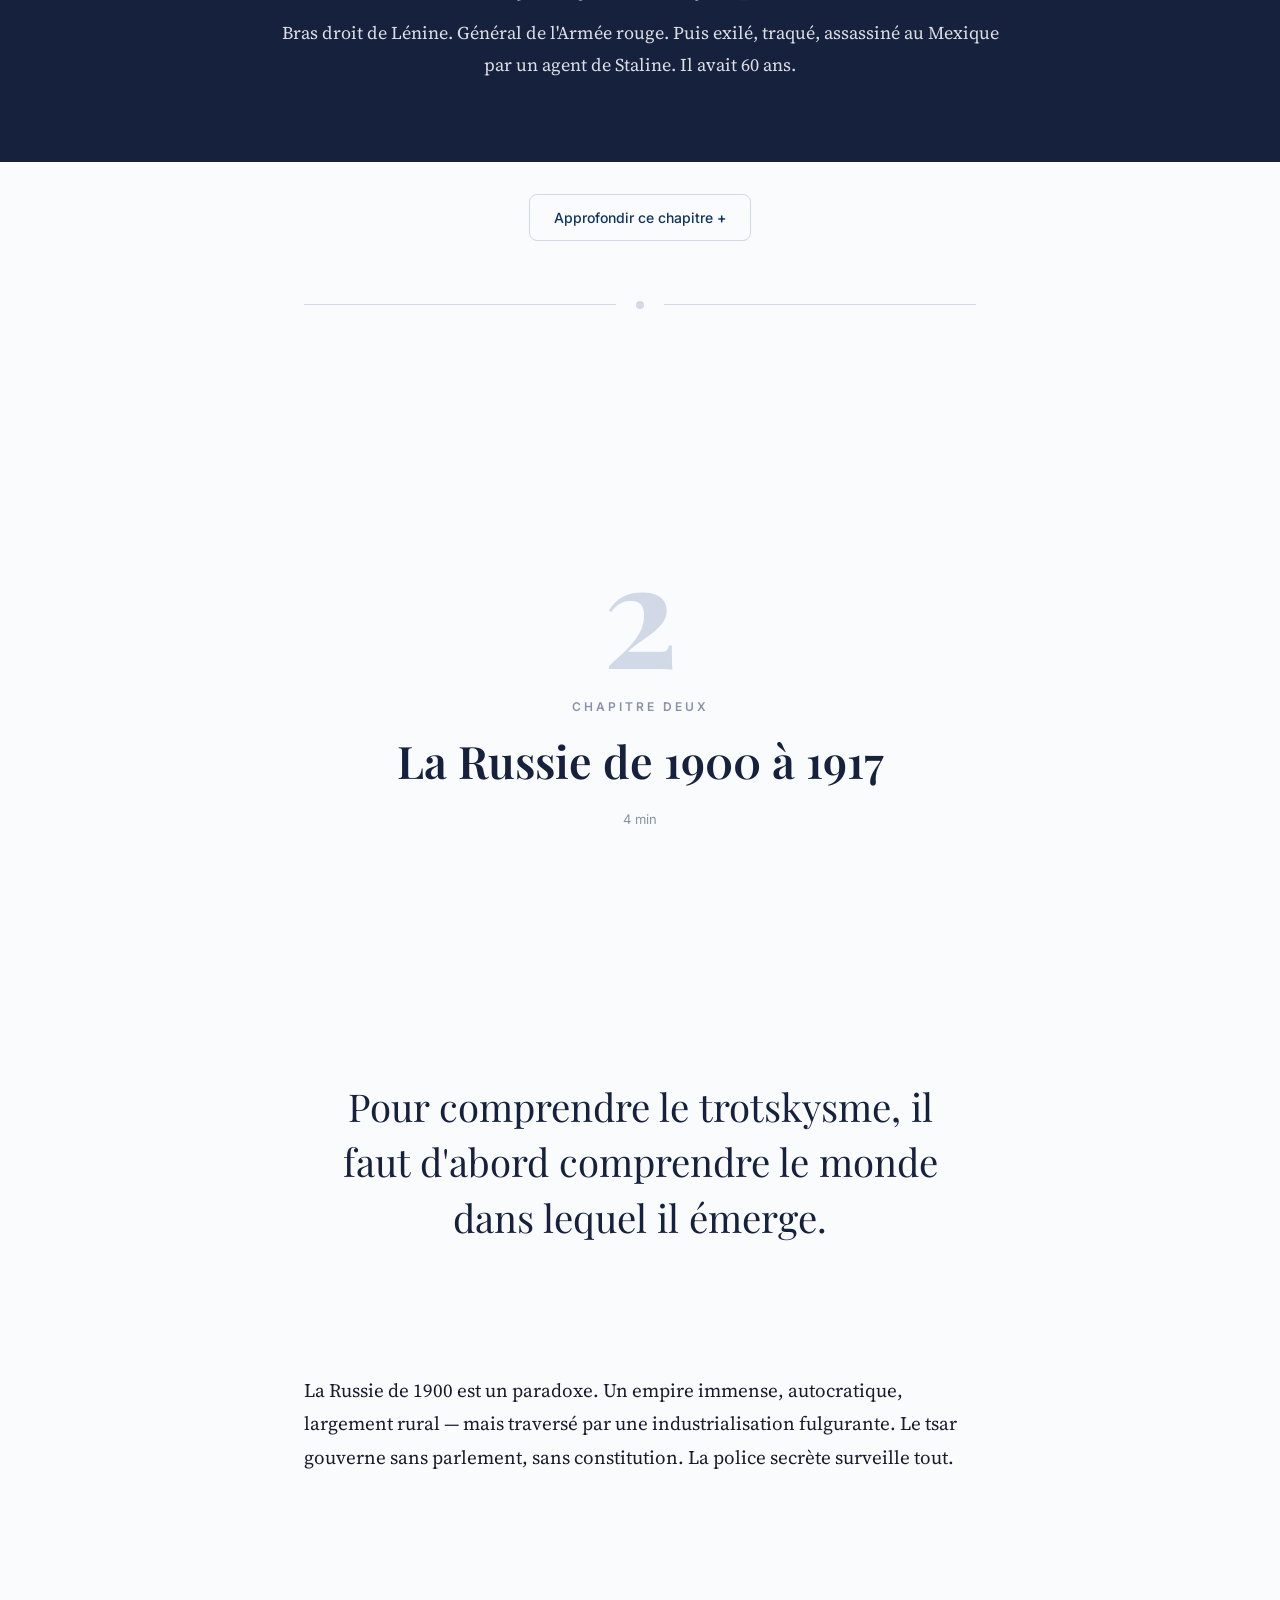
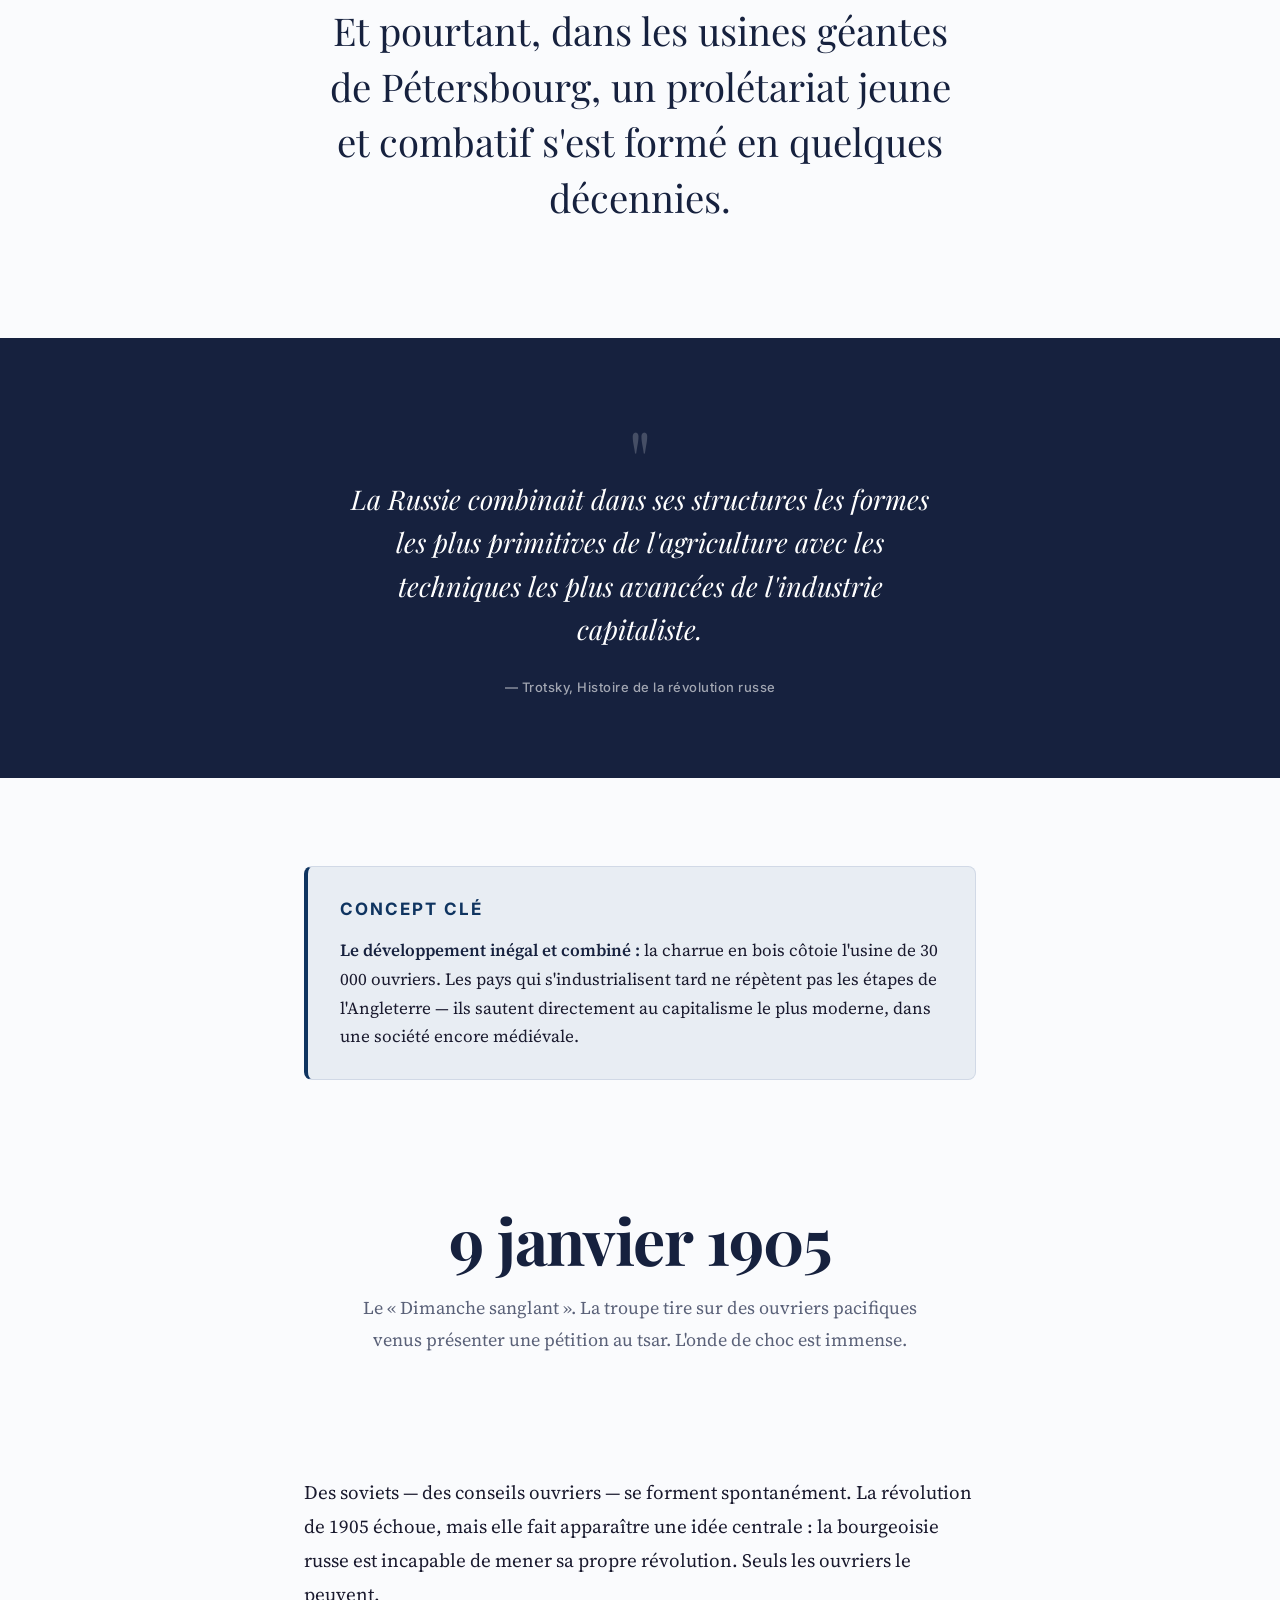
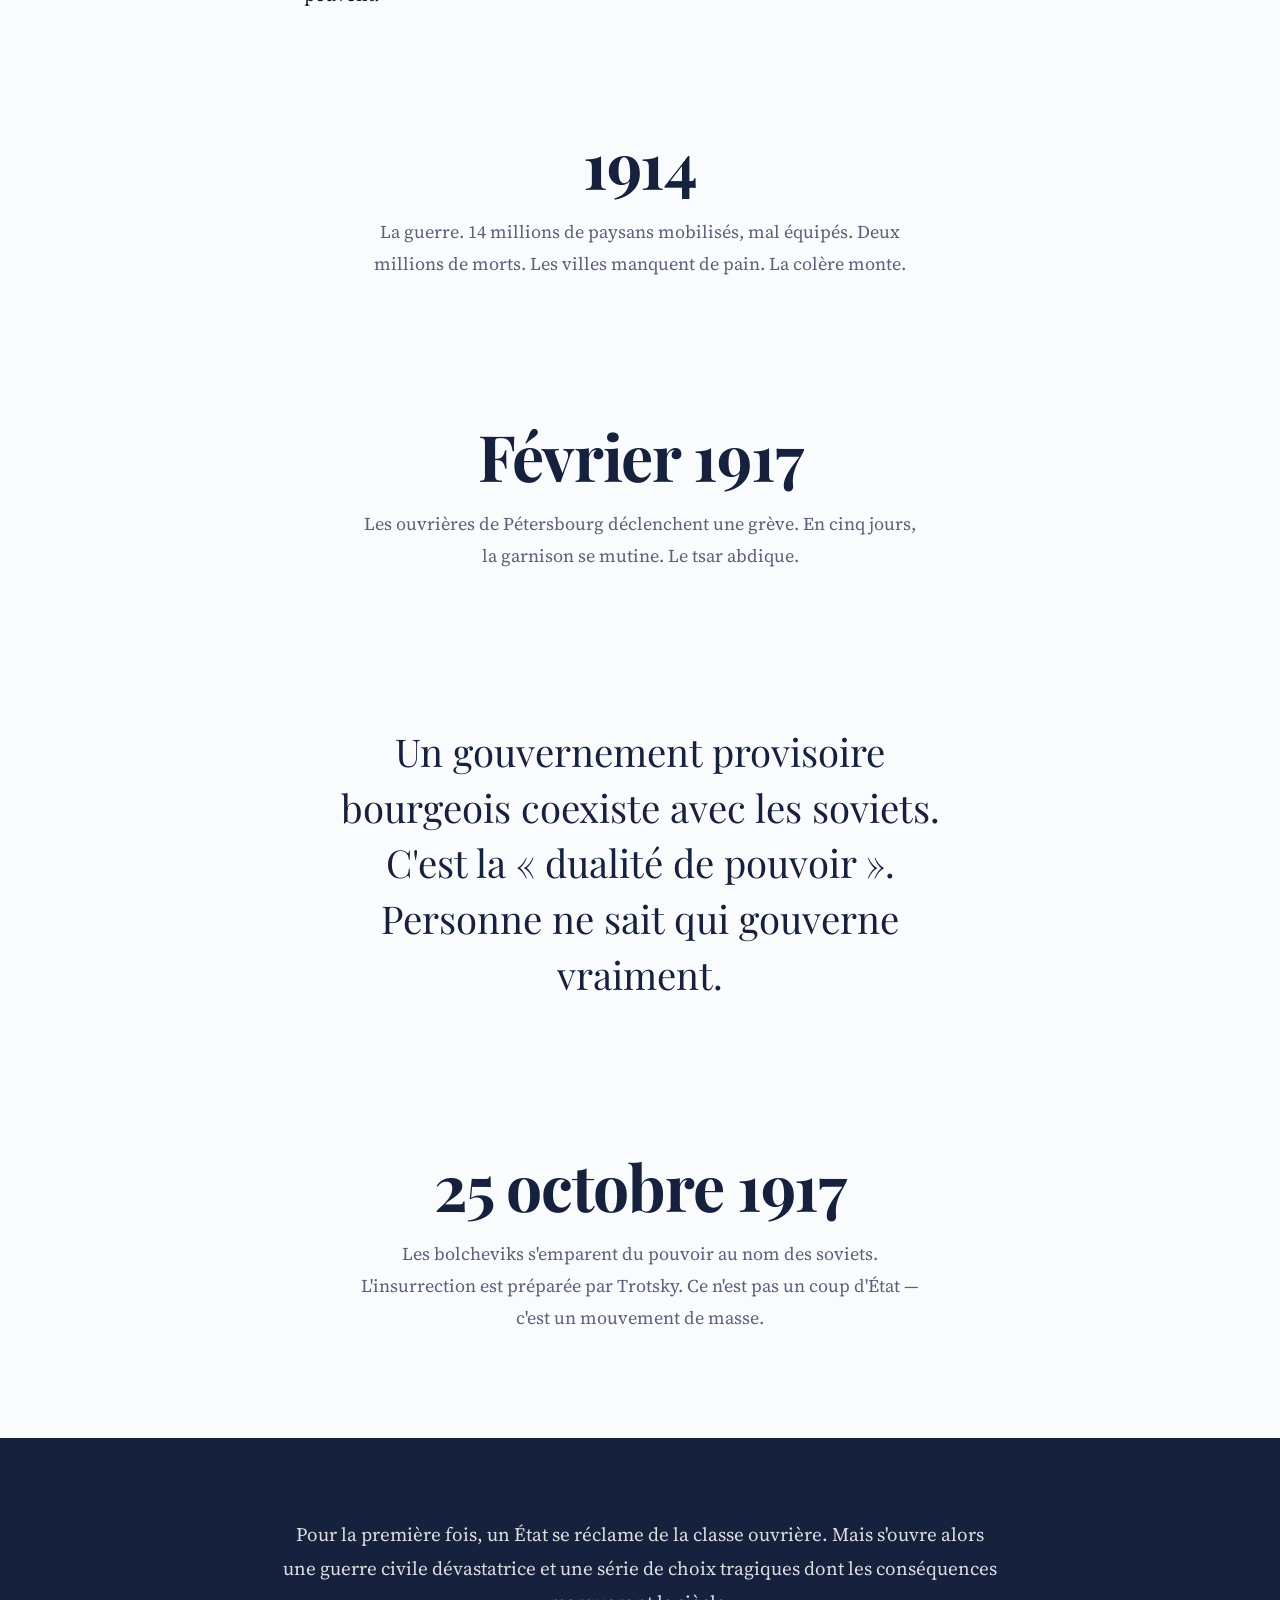
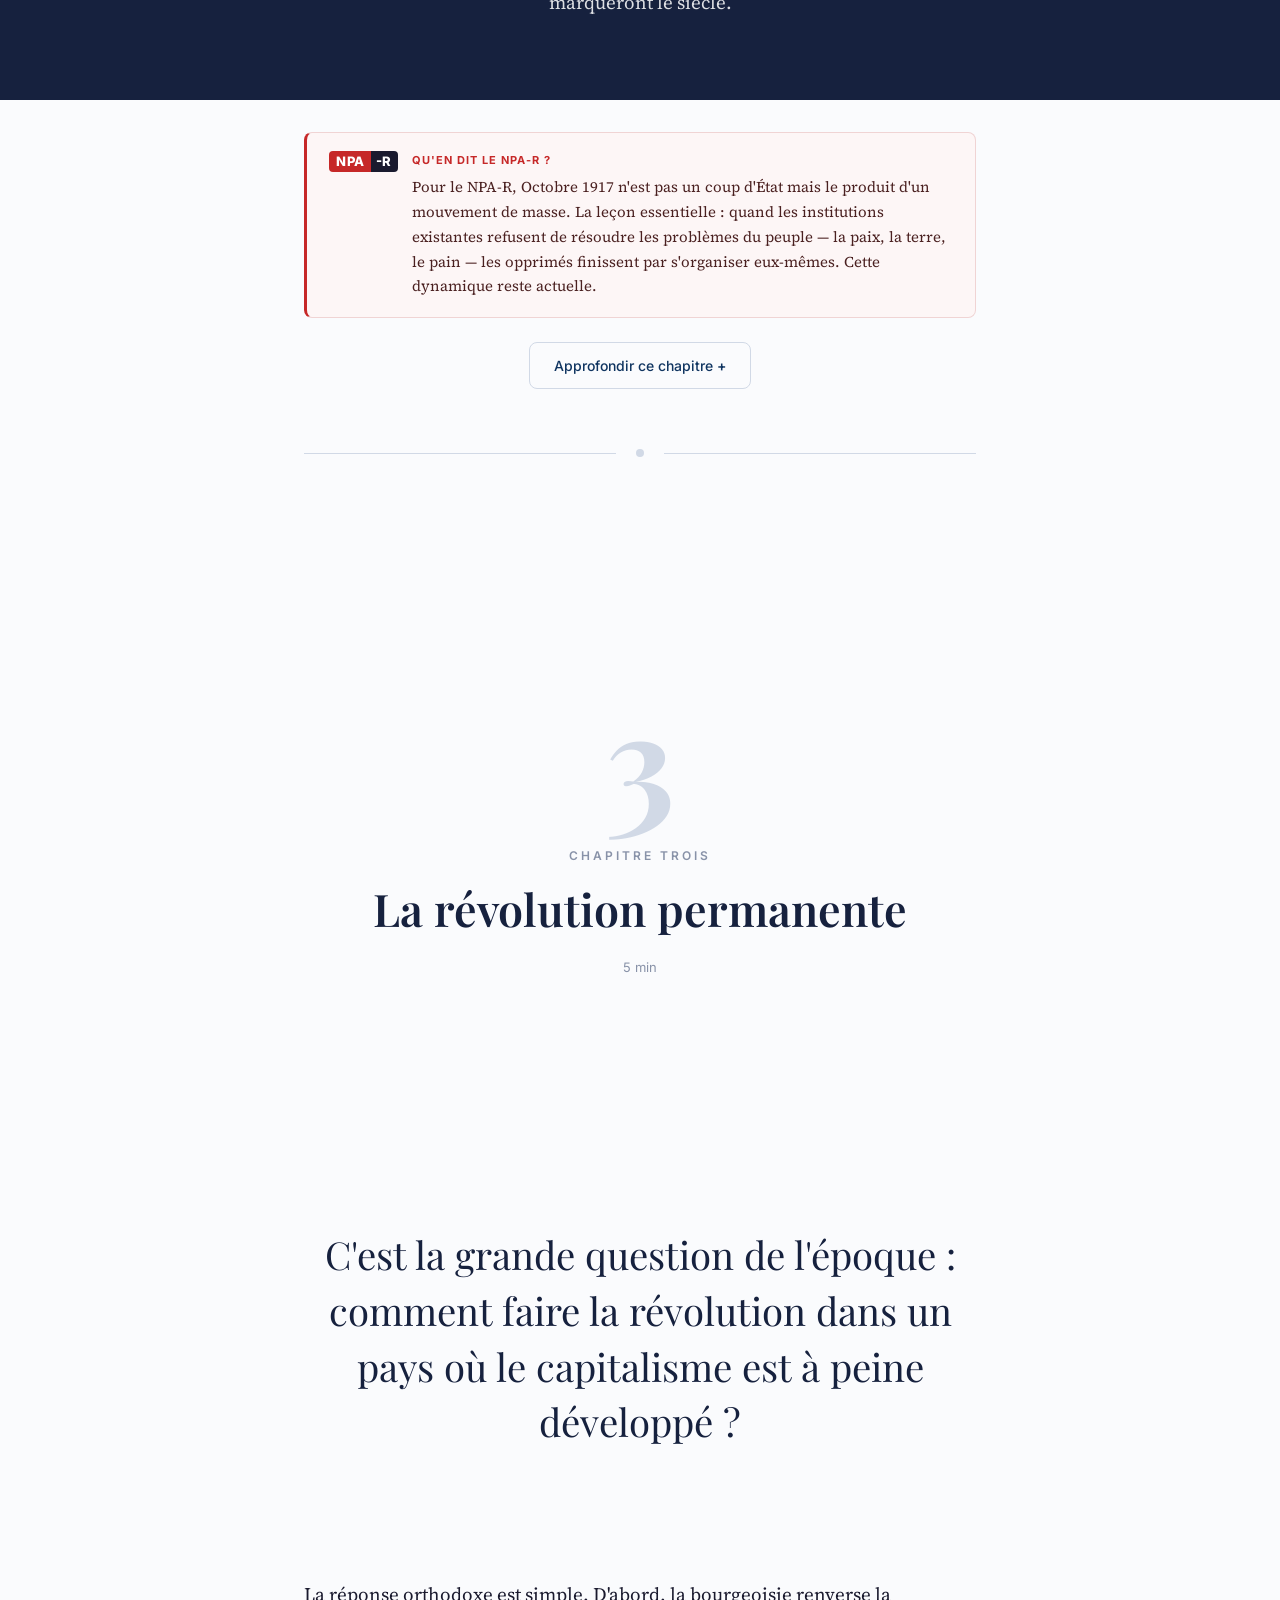
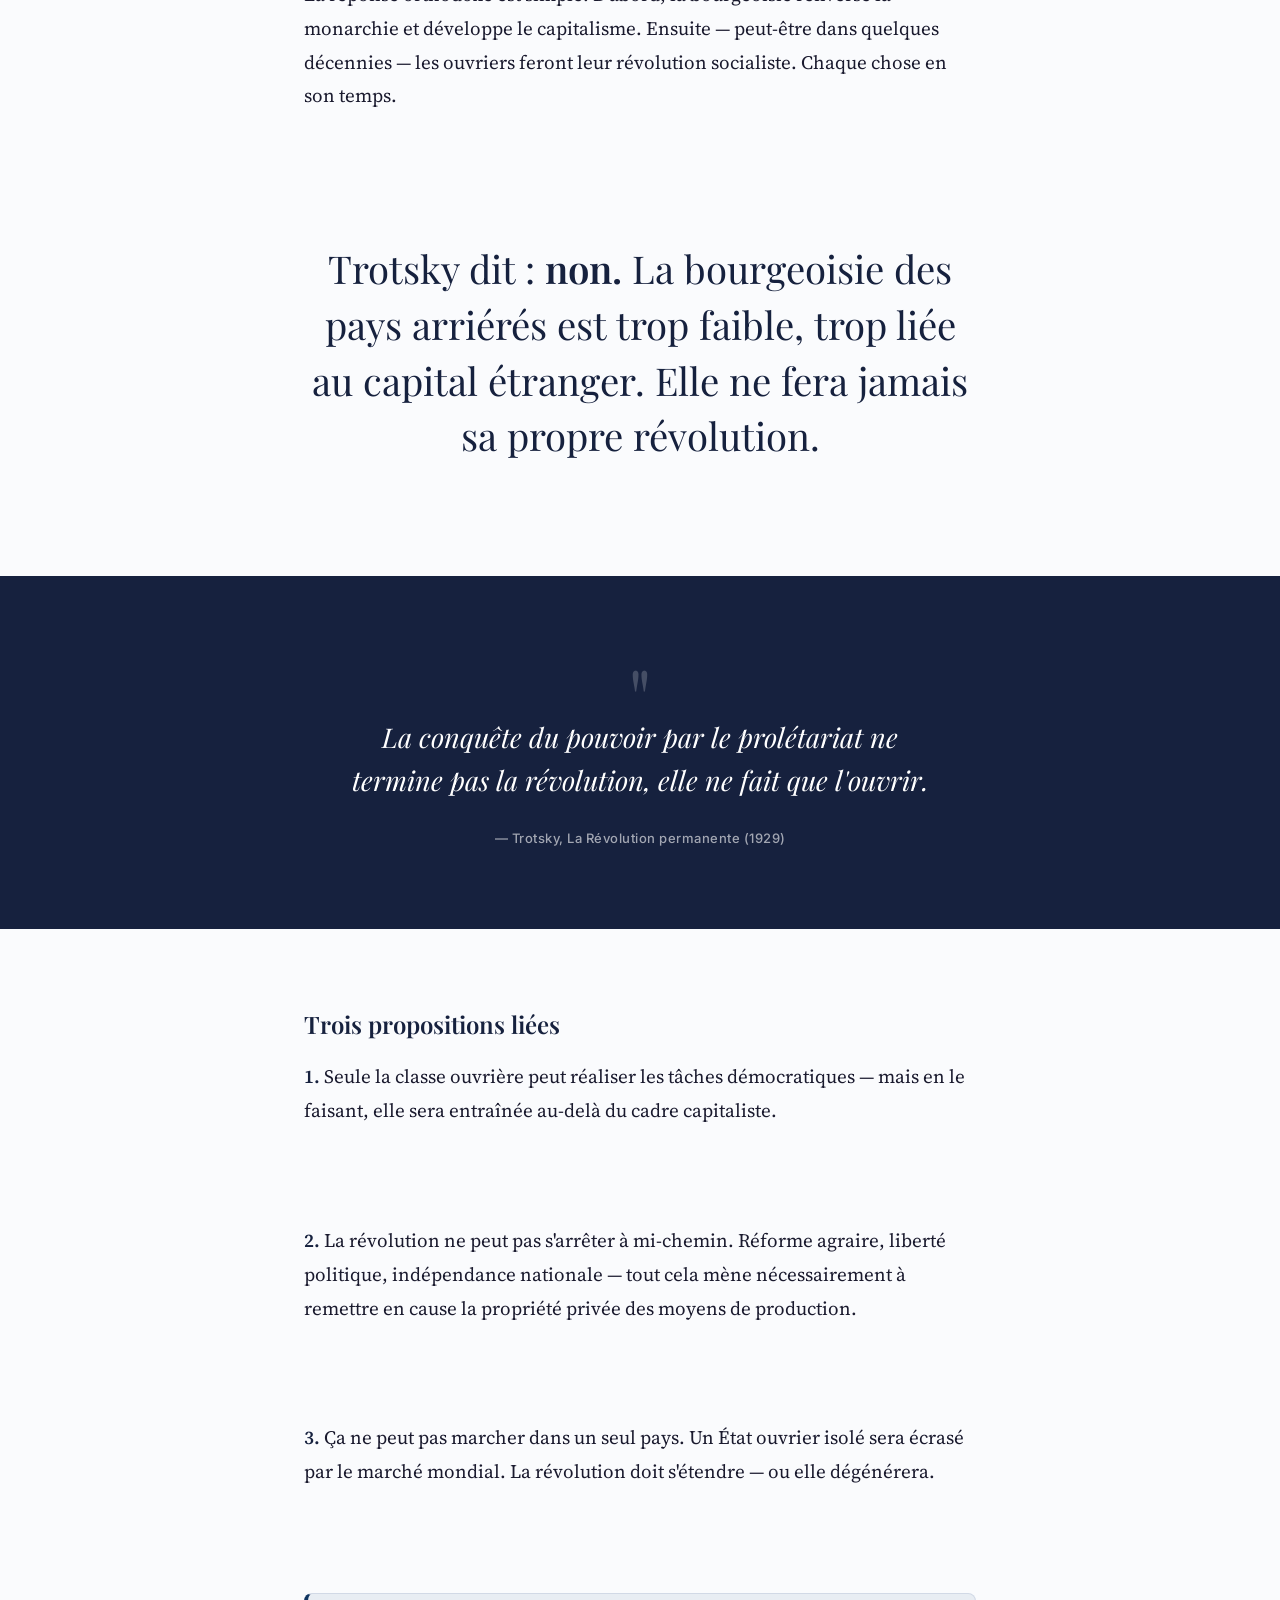
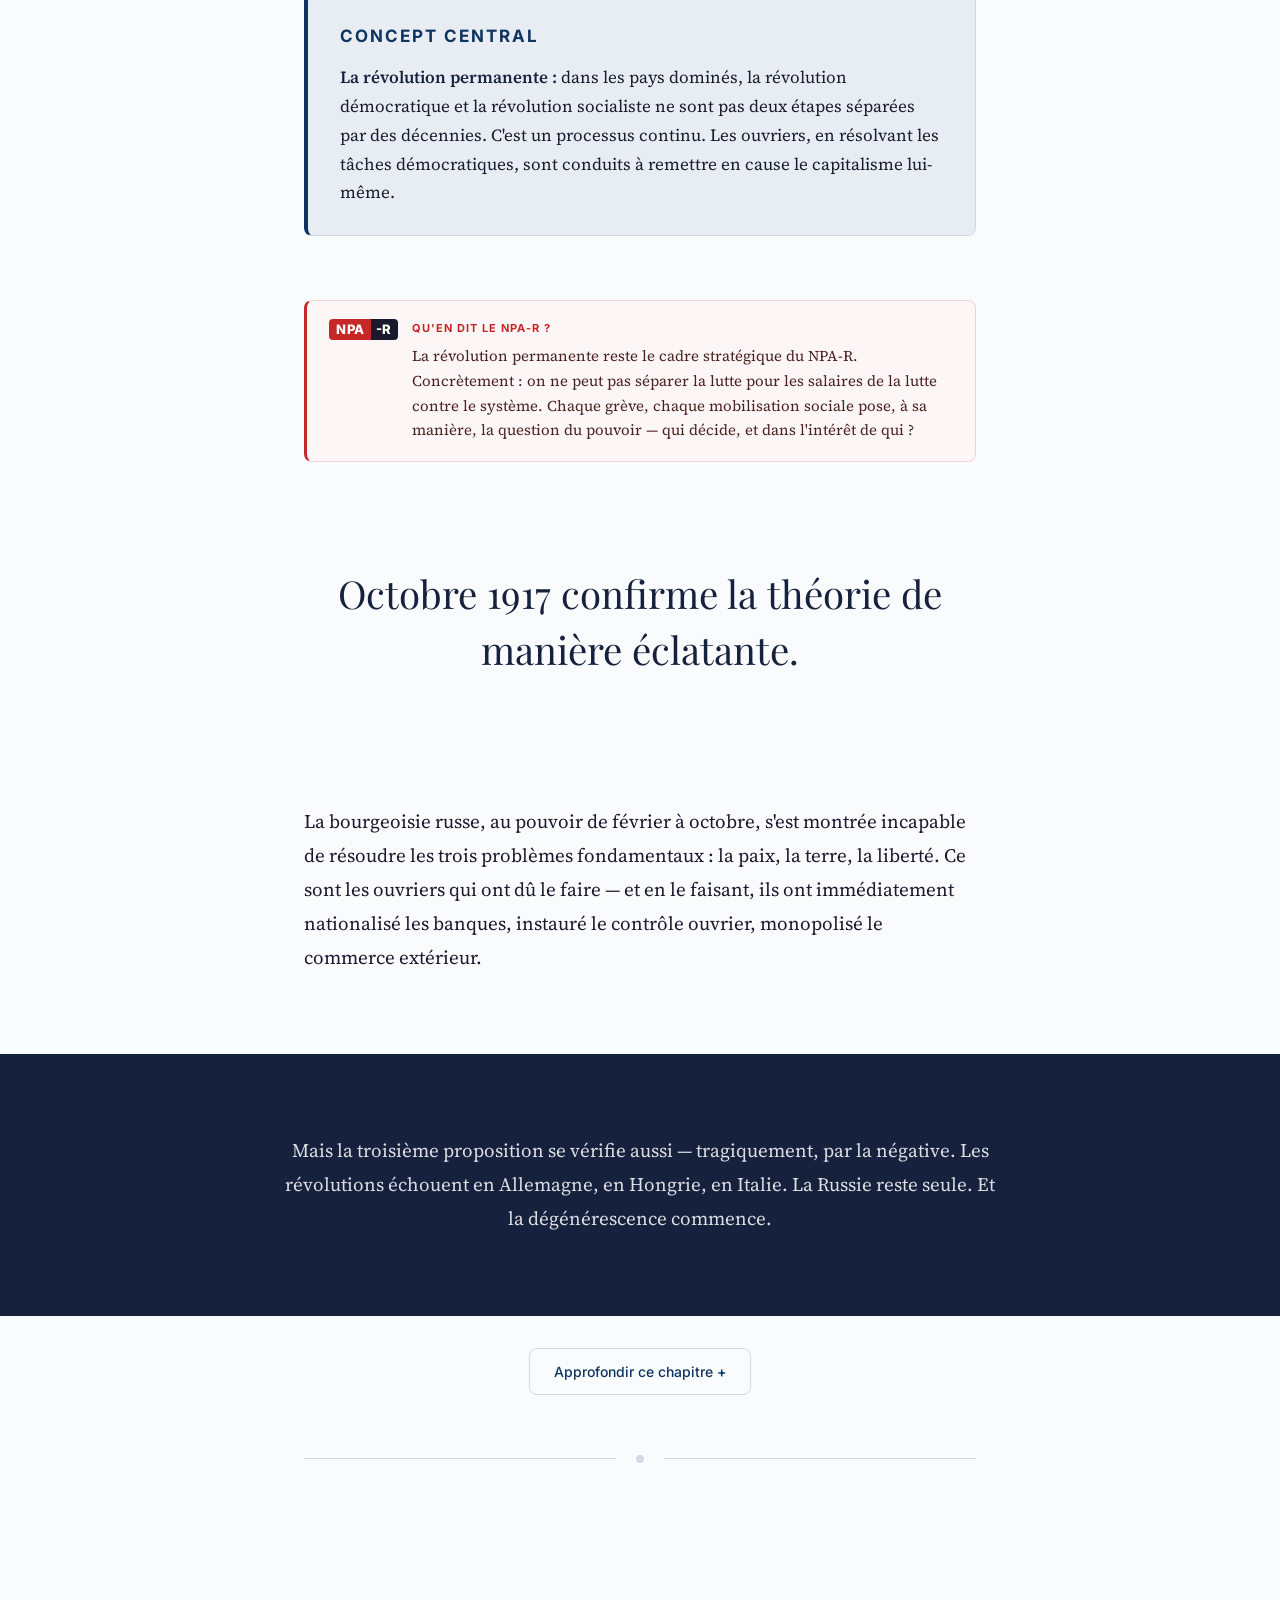
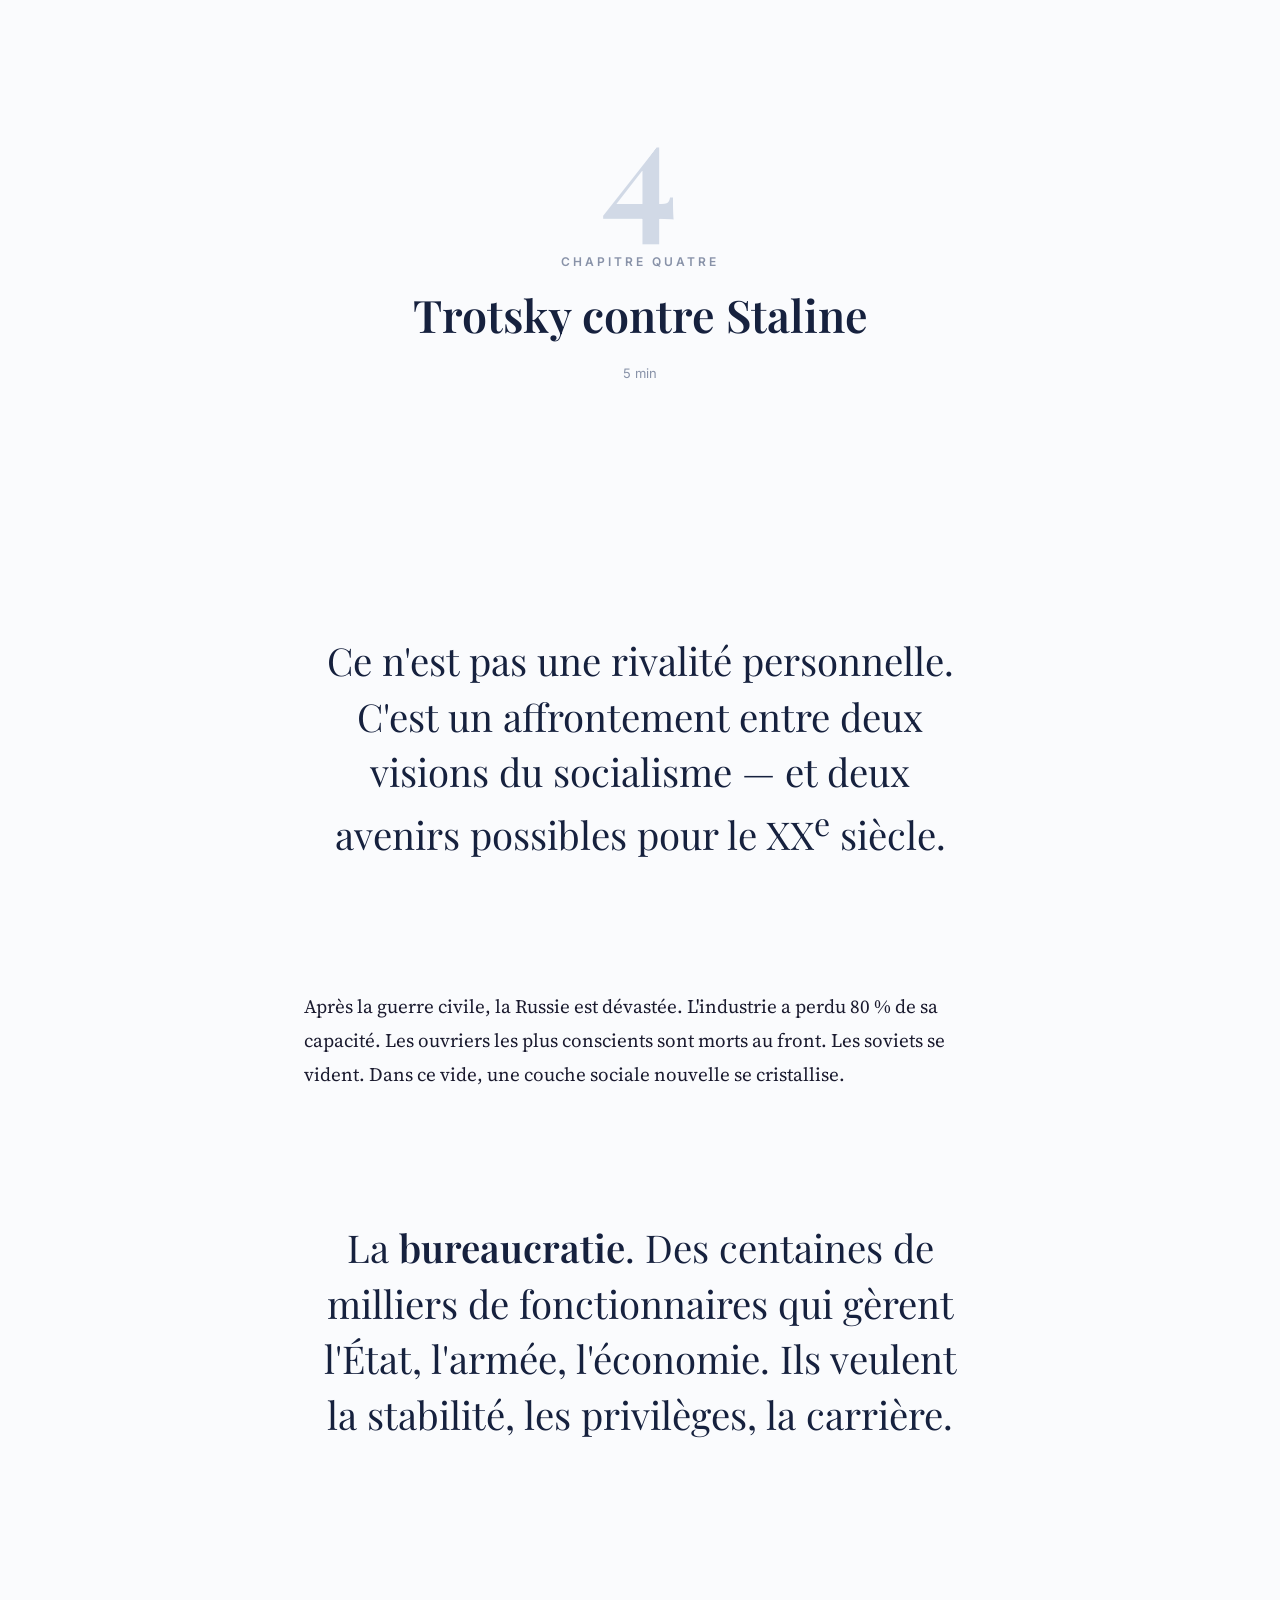
<file: trotskysme/index.html>
<!DOCTYPE html>
<html lang="fr">
<head>
    <meta charset="UTF-8">
    <meta name="viewport" content="width=device-width, initial-scale=1.0">
    <title>Introduction au Trotskysme — Parcours théorique</title>
    <meta name="description" content="Parcours éducatif en 6 modules pour comprendre le trotskysme : histoire, révolution permanente, opposition à Staline, IVe Internationale et héritage.">
    <link rel="stylesheet" href="style.css">
</head>
<body>

<div class="progress-bar" id="progressBar"></div>

<nav class="side-nav" id="sideNav">
    <a href="#ch1" class="side-nav__dot active" data-ch="1"><span class="side-nav__tooltip">Trotsky</span></a>
    <a href="#ch2" class="side-nav__dot" data-ch="2"><span class="side-nav__tooltip">Contexte</span></a>
    <a href="#ch3" class="side-nav__dot" data-ch="3"><span class="side-nav__tooltip">Révolution permanente</span></a>
    <a href="#ch4" class="side-nav__dot" data-ch="4"><span class="side-nav__tooltip">Trotsky vs Staline</span></a>
    <a href="#ch5" class="side-nav__dot" data-ch="5"><span class="side-nav__tooltip">IVe Internationale</span></a>
    <a href="#ch6" class="side-nav__dot" data-ch="6"><span class="side-nav__tooltip">Héritage</span></a>
</nav>

<!-- ===== HERO ===== -->
<header class="hero">
    <p class="hero__overline">Parcours en 6 chapitres</p>
    <h1 class="hero__title">Introduction au<br>Trotskysme</h1>
    <p class="hero__subtitle">Un parcours progressif pour comprendre l'une des traditions politiques les plus influentes — et les plus méconnues — du XX<sup>e</sup>&nbsp;siècle.</p>
    <div class="hero__cloud">
        <p class="hero__cloud-title">Qu'est-ce qui vous intrigue ?</p>
        <div class="hero__cloud-tags">
            <a href="#ch1" class="cloud-tag cloud-tag--lg">Qui était Trotsky ?</a>
            <a href="#ch3" class="cloud-tag cloud-tag--lg">C'est quoi la révolution permanente ?</a>
            <a href="#ch4" class="cloud-tag cloud-tag--md">Pourquoi Staline a gagné ?</a>
            <a href="#ch2" class="cloud-tag cloud-tag--md">C'est quoi un soviet ?</a>
            <a href="#ch2" class="cloud-tag cloud-tag--sm">1917 = coup d'État ?</a>
            <a href="#ch4" class="cloud-tag cloud-tag--md">Socialisme dans un seul pays ?</a>
            <a href="#ch6" class="cloud-tag cloud-tag--lg">Le trotskysme aujourd'hui ?</a>
            <a href="#ch5" class="cloud-tag cloud-tag--sm">La IVe Internationale ?</a>
            <a href="#ch6" class="cloud-tag cloud-tag--md">Pourquoi tant de scissions ?</a>
            <a href="#ch2" class="cloud-tag cloud-tag--sm">Développement inégal et combiné ?</a>
            <a href="#ch5" class="cloud-tag cloud-tag--md">Programme de transition ?</a>
            <a href="#ch1" class="cloud-tag cloud-tag--sm">Trotsky = communiste ?</a>
        </div>
    </div>
    <div class="scroll-hint">
        <div class="scroll-hint__mouse"><div class="scroll-hint__wheel"></div></div>
        <span class="scroll-hint__text">Défiler</span>
    </div>
</header>

<!-- ================================================ -->
<!-- CHAPITRE 1 — QUI ÉTAIT TROTSKY ?                 -->
<!-- ================================================ -->
<div class="chapter" id="ch1">

    <div class="chapter-intro">
        <div class="chapter-intro__number">1</div>
        <p class="chapter-intro__label">Chapitre un</p>
        <h2 class="chapter-intro__title">Qui était Trotsky ?</h2>
        <p class="chapter-intro__time">3 min</p>
    </div>

    <div class="scene scene--punch">
        <div class="punch__date">1879</div>
        <p>Un garçon naît dans une ferme d'Ukraine. Il s'appelle Lev Davidovitch Bronstein.</p>
    </div>

    <div class="scene">
        <p>Il est brillant, combatif, impatient. Dès ses années d'études à Odessa, il s'engage dans les cercles marxistes. Il dévore des livres, organise des cercles clandestins, rédige des tracts.</p>
    </div>

    <div class="scene scene--big">
        <p>À 19 ans, il est arrêté. Envoyé en Sibérie. Il s'évade — et prend un faux nom sur son passeport : celui de son geôlier.</p>
    </div>

    <div class="scene scene--big">
        <p><strong>Trotsky.</strong></p>
    </div>

    <div class="scene scene--quote">
        <span class="quote__mark">"</span>
        <blockquote>La vie n'est pas un roman à thèse. Elle ne contient pas de morale. Elle est en elle-même un défi.</blockquote>
        <cite>— Léon Trotsky, Ma Vie (1930)</cite>
    </div>

    <div class="scene">
        <p>En exil, il rejoint la social-démocratie russe et collabore avec Lénine sur le journal <em>Iskra</em> — L'Étincelle. Mais dès le congrès de 1903, il refuse de choisir entre bolcheviks et mencheviks. Il défend une position indépendante qui anticipe déjà sa grande théorie.</p>
    </div>

    <div class="scene scene--punch">
        <div class="punch__date">1905</div>
        <p>Il a 26 ans. Il dirige le Soviet de Saint-Pétersbourg — le premier parlement ouvrier de l'histoire.</p>
    </div>

    <div class="scene">
        <p>Pendant cinquante jours, il incarne la révolution : discours enflammés, coordination des grèves, rédaction du journal du Soviet. L'expérience échoue, mais la leçon est gravée.</p>
    </div>

    <div class="scene scene--concept">
        <div class="concept">
            <p class="concept__label">À retenir</p>
            <p>Trotsky n'est pas qu'un théoricien. C'est un homme d'action : président du Soviet à 26 ans, architecte de l'insurrection d'Octobre, créateur de l'Armée rouge — cinq millions d'hommes.</p>
        </div>
    </div>

    <div class="npar-callout">
        <div class="npar-callout__inner">
            <div class="npar-badge"><span class="npar-badge__npa">NPA</span><span class="npar-badge__r">-R</span></div>
            <div>
                <p class="npar-callout__label">Qu'en dit le NPA-R ?</p>
                <p class="npar-callout__text">Le NPA-Révolutionnaires se revendique de cette tradition d'auto-organisation ouvrière née en 1905. Les soviets — des assemblées où chaque travailleur peut prendre la parole et révoquer ses délégués — restent un modèle de démocratie radicale, à l'opposé des institutions parlementaires actuelles.</p>
            </div>
        </div>
    </div>

    <div class="scene scene--big">
        <p>Après 1905, une décennie d'exil. Vienne. Paris. New York. Écrire, débattre, attendre.</p>
    </div>

    <div class="scene scene--dark scene--punch">
        <div class="punch__date">1917 → 1940</div>
        <p>Bras droit de Lénine. Général de l'Armée rouge. Puis exilé, traqué, assassiné au Mexique par un agent de Staline. Il avait 60 ans.</p>
    </div>

    <button class="detail-toggle" data-target="detail1">Approfondir ce chapitre</button>
    <div class="detail-content" id="detail1">
        <p>Né dans une famille de fermiers juifs relativement aisés de la province de Kherson, le jeune Bronstein se distingue très tôt par son intelligence et sa combativité. C'est lors de son évasion de Sibérie qu'il adopte le pseudonyme « Trotsky ».</p>
        <p>L'année 1905 constitue le baptême du feu. À vingt-six ans, Trotsky devient président du Soviet de Saint-Pétersbourg — la première institution de démocratie ouvrière de l'histoire. L'expérience nourrit sa conviction que la classe ouvrière, même dans un pays arriéré, est capable de prendre le pouvoir.</p>
        <p>Il ne rejoint les bolcheviks qu'en 1917, quelques mois avant Octobre. Mais quand il le fait, il devient immédiatement le bras droit de Lénine et l'architecte opérationnel de l'insurrection. Pour comprendre Trotsky, il faut tenir ensemble ces deux dimensions : le penseur qui produit des analyses d'une lucidité remarquable, et le dirigeant qui organise des armées et conduit des insurrections. Cette dualité — la plume et le fusil — traverse toute son existence.</p>
    </div>

    <div class="chapter-bridge"><div class="chapter-bridge__line"></div><div class="chapter-bridge__icon"></div><div class="chapter-bridge__line"></div></div>
</div>

<!-- ================================================ -->
<!-- CHAPITRE 2 — CONTEXTE HISTORIQUE                 -->
<!-- ================================================ -->
<div class="chapter" id="ch2">

    <div class="chapter-intro">
        <div class="chapter-intro__number">2</div>
        <p class="chapter-intro__label">Chapitre deux</p>
        <h2 class="chapter-intro__title">La Russie de 1900 à 1917</h2>
        <p class="chapter-intro__time">4 min</p>
    </div>

    <div class="scene scene--big">
        <p>Pour comprendre le trotskysme, il faut d'abord comprendre le monde dans lequel il émerge.</p>
    </div>

    <div class="scene">
        <p>La Russie de 1900 est un paradoxe. Un empire immense, autocratique, largement rural — mais traversé par une industrialisation fulgurante. Le tsar gouverne sans parlement, sans constitution. La police secrète surveille tout.</p>
    </div>

    <div class="scene scene--big">
        <p>Et pourtant, dans les usines géantes de Pétersbourg, un prolétariat jeune et combatif s'est formé en quelques décennies.</p>
    </div>

    <div class="scene scene--quote">
        <span class="quote__mark">"</span>
        <blockquote>La Russie combinait dans ses structures les formes les plus primitives de l'agriculture avec les techniques les plus avancées de l'industrie capitaliste.</blockquote>
        <cite>— Trotsky, Histoire de la révolution russe</cite>
    </div>

    <div class="scene scene--concept">
        <div class="concept">
            <p class="concept__label">Concept clé</p>
            <p><strong>Le développement inégal et combiné :</strong> la charrue en bois côtoie l'usine de 30 000 ouvriers. Les pays qui s'industrialisent tard ne répètent pas les étapes de l'Angleterre — ils sautent directement au capitalisme le plus moderne, dans une société encore médiévale.</p>
        </div>
    </div>

    <div class="scene scene--punch">
        <div class="punch__date">9 janvier 1905</div>
        <p>Le « Dimanche sanglant ». La troupe tire sur des ouvriers pacifiques venus présenter une pétition au tsar. L'onde de choc est immense.</p>
    </div>

    <div class="scene">
        <p>Des soviets — des conseils ouvriers — se forment spontanément. La révolution de 1905 échoue, mais elle fait apparaître une idée centrale : la bourgeoisie russe est incapable de mener sa propre révolution. Seuls les ouvriers le peuvent.</p>
    </div>

    <div class="scene scene--punch">
        <div class="punch__date">1914</div>
        <p>La guerre. 14 millions de paysans mobilisés, mal équipés. Deux millions de morts. Les villes manquent de pain. La colère monte.</p>
    </div>

    <div class="scene scene--punch">
        <div class="punch__date">Février 1917</div>
        <p>Les ouvrières de Pétersbourg déclenchent une grève. En cinq jours, la garnison se mutine. Le tsar abdique.</p>
    </div>

    <div class="scene scene--big">
        <p>Un gouvernement provisoire bourgeois coexiste avec les soviets. C'est la « dualité de pouvoir ». Personne ne sait qui gouverne vraiment.</p>
    </div>

    <div class="scene scene--punch">
        <div class="punch__date">25 octobre 1917</div>
        <p>Les bolcheviks s'emparent du pouvoir au nom des soviets. L'insurrection est préparée par Trotsky. Ce n'est pas un coup d'État — c'est un mouvement de masse.</p>
    </div>

    <div class="scene scene--dark">
        <p>Pour la première fois, un État se réclame de la classe ouvrière. Mais s'ouvre alors une guerre civile dévastatrice et une série de choix tragiques dont les conséquences marqueront le siècle.</p>
    </div>

    <div class="npar-callout">
        <div class="npar-callout__inner">
            <div class="npar-badge"><span class="npar-badge__npa">NPA</span><span class="npar-badge__r">-R</span></div>
            <div>
                <p class="npar-callout__label">Qu'en dit le NPA-R ?</p>
                <p class="npar-callout__text">Pour le NPA-R, Octobre 1917 n'est pas un coup d'État mais le produit d'un mouvement de masse. La leçon essentielle : quand les institutions existantes refusent de résoudre les problèmes du peuple — la paix, la terre, le pain — les opprimés finissent par s'organiser eux-mêmes. Cette dynamique reste actuelle.</p>
            </div>
        </div>
    </div>

    <button class="detail-toggle" data-target="detail2">Approfondir ce chapitre</button>
    <div class="detail-content" id="detail2">
        <p>L'industrialisation tardive de la Russie, financée par les capitaux français et belges, a créé un prolétariat industriel concentré dans les usines géantes de Pétersbourg, Moscou et du Donbass. Ces ouvriers, souvent d'origine paysanne récente, travaillent dans des conditions effroyables et n'ont aucun droit syndical.</p>
        <p>Entre février et octobre 1917, le pays vit dans une tension croissante. Le gouvernement provisoire poursuit la guerre, refuse la réforme agraire et repousse la convocation de l'Assemblée constituante. Les bolcheviks gagnent progressivement la majorité dans les soviets avec un mot d'ordre simple : « La paix, le pain, la terre. »</p>
        <p>L'insurrection d'Octobre est minutieusement préparée par Trotsky en sa qualité de président du Soviet de Petrograd et du Comité militaire révolutionnaire. La révolution ouvre aussi sur une intervention étrangère de quatorze armées et une série de choix tragiques dont les conséquences marqueront le siècle entier.</p>
    </div>

    <div class="chapter-bridge"><div class="chapter-bridge__line"></div><div class="chapter-bridge__icon"></div><div class="chapter-bridge__line"></div></div>
</div>

<!-- ================================================ -->
<!-- CHAPITRE 3 — LA RÉVOLUTION PERMANENTE            -->
<!-- ================================================ -->
<div class="chapter" id="ch3">

    <div class="chapter-intro">
        <div class="chapter-intro__number">3</div>
        <p class="chapter-intro__label">Chapitre trois</p>
        <h2 class="chapter-intro__title">La révolution permanente</h2>
        <p class="chapter-intro__time">5 min</p>
    </div>

    <div class="scene scene--big">
        <p>C'est la grande question de l'époque : comment faire la révolution dans un pays où le capitalisme est à peine développé ?</p>
    </div>

    <div class="scene">
        <p>La réponse orthodoxe est simple. D'abord, la bourgeoisie renverse la monarchie et développe le capitalisme. Ensuite — peut-être dans quelques décennies — les ouvriers feront leur révolution socialiste. Chaque chose en son temps.</p>
    </div>

    <div class="scene scene--big">
        <p>Trotsky dit : <strong>non.</strong> La bourgeoisie des pays arriérés est trop faible, trop liée au capital étranger. Elle ne fera jamais sa propre révolution.</p>
    </div>

    <div class="scene scene--quote">
        <span class="quote__mark">"</span>
        <blockquote>La conquête du pouvoir par le prolétariat ne termine pas la révolution, elle ne fait que l'ouvrir.</blockquote>
        <cite>— Trotsky, La Révolution permanente (1929)</cite>
    </div>

    <div class="scene">
        <h3>Trois propositions liées</h3>
        <p><strong>1.</strong> Seule la classe ouvrière peut réaliser les tâches démocratiques — mais en le faisant, elle sera entraînée au-delà du cadre capitaliste.</p>
    </div>

    <div class="scene">
        <p><strong>2.</strong> La révolution ne peut pas s'arrêter à mi-chemin. Réforme agraire, liberté politique, indépendance nationale — tout cela mène nécessairement à remettre en cause la propriété privée des moyens de production.</p>
    </div>

    <div class="scene">
        <p><strong>3.</strong> Ça ne peut pas marcher dans un seul pays. Un État ouvrier isolé sera écrasé par le marché mondial. La révolution doit s'étendre — ou elle dégénérera.</p>
    </div>

    <div class="scene scene--concept">
        <div class="concept">
            <p class="concept__label">Concept central</p>
            <p><strong>La révolution permanente :</strong> dans les pays dominés, la révolution démocratique et la révolution socialiste ne sont pas deux étapes séparées par des décennies. C'est un processus continu. Les ouvriers, en résolvant les tâches démocratiques, sont conduits à remettre en cause le capitalisme lui-même.</p>
        </div>
    </div>

    <div class="npar-callout">
        <div class="npar-callout__inner">
            <div class="npar-badge"><span class="npar-badge__npa">NPA</span><span class="npar-badge__r">-R</span></div>
            <div>
                <p class="npar-callout__label">Qu'en dit le NPA-R ?</p>
                <p class="npar-callout__text">La révolution permanente reste le cadre stratégique du NPA-R. Concrètement : on ne peut pas séparer la lutte pour les salaires de la lutte contre le système. Chaque grève, chaque mobilisation sociale pose, à sa manière, la question du pouvoir — qui décide, et dans l'intérêt de qui ?</p>
            </div>
        </div>
    </div>

    <div class="scene scene--big">
        <p>Octobre 1917 confirme la théorie de manière éclatante.</p>
    </div>

    <div class="scene">
        <p>La bourgeoisie russe, au pouvoir de février à octobre, s'est montrée incapable de résoudre les trois problèmes fondamentaux : la paix, la terre, la liberté. Ce sont les ouvriers qui ont dû le faire — et en le faisant, ils ont immédiatement nationalisé les banques, instauré le contrôle ouvrier, monopolisé le commerce extérieur.</p>
    </div>

    <div class="scene scene--dark">
        <p>Mais la troisième proposition se vérifie aussi — tragiquement, par la négative. Les révolutions échouent en Allemagne, en Hongrie, en Italie. La Russie reste seule. Et la dégénérescence commence.</p>
    </div>

    <button class="detail-toggle" data-target="detail3">Approfondir ce chapitre</button>
    <div class="detail-content" id="detail3">
        <p>Marx avait analysé le capitalisme à partir de l'Angleterre, le pays le plus industrialisé du monde. Il envisageait la révolution socialiste comme le produit naturel d'un capitalisme pleinement développé. La réponse orthodoxe des mencheviks découlait de ce schéma : chaque pays doit d'abord accomplir sa révolution démocratique bourgeoise.</p>
        <p>Le concept de développement inégal et combiné fonde la théorie : les pays qui s'industrialisent tardivement ne répètent pas les étapes de l'Angleterre. Ils importent directement les technologies les plus avancées, qui coexistent avec des structures archaïques. Le prolétariat, bien que numériquement minoritaire, est extrêmement concentré et donc puissant.</p>
        <p>L'isolement de la révolution russe, après l'échec des révolutions en Allemagne (1918-1923), en Hongrie (1919) et en Italie (1920), a créé les conditions de la dégénérescence bureaucratique que Trotsky analysera dans <em>La Révolution trahie</em> (1936).</p>
    </div>

    <div class="chapter-bridge"><div class="chapter-bridge__line"></div><div class="chapter-bridge__icon"></div><div class="chapter-bridge__line"></div></div>
</div>

<!-- ================================================ -->
<!-- CHAPITRE 4 — TROTSKY CONTRE STALINE              -->
<!-- ================================================ -->
<div class="chapter" id="ch4">

    <div class="chapter-intro">
        <div class="chapter-intro__number">4</div>
        <p class="chapter-intro__label">Chapitre quatre</p>
        <h2 class="chapter-intro__title">Trotsky contre Staline</h2>
        <p class="chapter-intro__time">5 min</p>
    </div>

    <div class="scene scene--big">
        <p>Ce n'est pas une rivalité personnelle. C'est un affrontement entre deux visions du socialisme — et deux avenirs possibles pour le XX<sup>e</sup>&nbsp;siècle.</p>
    </div>

    <div class="scene">
        <p>Après la guerre civile, la Russie est dévastée. L'industrie a perdu 80 % de sa capacité. Les ouvriers les plus conscients sont morts au front. Les soviets se vident. Dans ce vide, une couche sociale nouvelle se cristallise.</p>
    </div>

    <div class="scene scene--big">
        <p>La <strong>bureaucratie</strong>. Des centaines de milliers de fonctionnaires qui gèrent l'État, l'armée, l'économie. Ils veulent la stabilité, les privilèges, la carrière.</p>
    </div>

    <div class="scene scene--big">
        <p>Staline est leur homme. Secrétaire général depuis 1922, il nomme, déplace, promeut. Il contrôle l'appareil.</p>
    </div>

    <div class="scene scene--quote">
        <span class="quote__mark">"</span>
        <blockquote>La bureaucratie n'est pas une classe, mais elle est devenue l'excroissance parasitaire d'un État ouvrier en dégénérescence.</blockquote>
        <cite>— Trotsky, La Révolution trahie (1936)</cite>
    </div>

    <div class="scene scene--concept">
        <div class="concept">
            <p class="concept__label">Le cœur du débat</p>
            <p>Staline formule le <strong>« socialisme dans un seul pays »</strong> : l'URSS peut construire le socialisme seule, sans extension internationale. Pour Trotsky, c'est une capitulation. Cette doctrine subordonne les révolutions étrangères aux intérêts diplomatiques de Moscou — avec des conséquences désastreuses.</p>
        </div>
    </div>

    <div class="scene">
        <p>Conséquences concrètes : Staline freine la révolution chinoise (1925-27), désarme les ouvriers allemands face à Hitler (1933), décapite la révolution espagnole (1936-39). Autant de défaites historiques.</p>
    </div>

    <div class="npar-callout">
        <div class="npar-callout__inner">
            <div class="npar-badge"><span class="npar-badge__npa">NPA</span><span class="npar-badge__r">-R</span></div>
            <div>
                <p class="npar-callout__label">Qu'en dit le NPA-R ?</p>
                <p class="npar-callout__text">L'analyse trotskyste de la bureaucratie est un outil critique central pour le NPA-R. Pas seulement pour comprendre l'URSS : pour analyser les appareils syndicaux qui freinent les grèves, les directions de partis de gauche qui s'installent dans la gestion du système, ou les « gouvernements progressistes » qui trahissent leur base sociale.</p>
            </div>
        </div>
    </div>

    <div class="scene scene--punch">
        <div class="punch__date">1923–1928</div>
        <p>Trotsky organise l'Opposition de gauche. Programme : démocratiser le Parti, industrialiser, maintenir l'internationalisme. Mais la bureaucratie a les moyens de l'appareil.</p>
    </div>

    <div class="scene">
        <p>Staline manœuvre. S'allie avec Zinoviev et Kamenev contre Trotsky, puis les élimine à leur tour. Les opposants sont déplacés, exclus, arrêtés. Les assemblées sont truquées, la presse muselée.</p>
    </div>

    <div class="scene scene--punch">
        <div class="punch__date">1928</div>
        <p>Trotsky est déporté au Kazakhstan. Un an plus tard, expulsé d'URSS. Onze ans d'exil commencent. Turquie, France, Norvège, Mexique.</p>
    </div>

    <div class="scene">
        <p>Pendant ce temps, les procès de Moscou (1936-38) liquident toute la vieille garde bolchevique. Des aveux extorqués sous la torture font de Trotsky le « traître suprême ». Posséder un de ses textes en URSS est passible de mort.</p>
    </div>

    <div class="scene scene--big">
        <p>En 1936, depuis son exil, Trotsky écrit <em>La Révolution trahie</em> — son analyse la plus lucide.</p>
    </div>

    <div class="scene scene--concept">
        <div class="concept">
            <p class="concept__label">Thèse centrale</p>
            <p>L'URSS est un <strong>« État ouvrier dégénéré »</strong>. Les bases économiques d'Octobre subsistent (propriété étatique, planification), mais le pouvoir politique a été confisqué par une caste bureaucratique. Il faut une <strong>révolution politique</strong> — renverser la bureaucratie en préservant les conquêtes économiques.</p>
        </div>
    </div>

    <div class="scene scene--dark scene--punch">
        <div class="punch__date">20 août 1940</div>
        <p>Coyoacán, Mexique. Un agent du NKVD le frappe avec un piolet. Trotsky meurt le lendemain, à 60 ans.</p>
    </div>

    <button class="detail-toggle" data-target="detail4">Approfondir ce chapitre</button>
    <div class="detail-content" id="detail4">
        <p>Le conflit entre Trotsky et Staline est souvent réduit à une rivalité personnelle pour la succession de Lénine. C'est un contresens. Derrière les deux hommes s'affrontent deux conceptions radicalement différentes de ce que devait devenir la révolution.</p>
        <p>L'Opposition de gauche comprenait des milliers de vieux bolcheviks, des commandants de l'Armée rouge, des intellectuels et des ouvriers. Son programme : démocratisation du Parti et des soviets, industrialisation planifiée contre le laisser-faire de la NEP, maintien d'une politique internationaliste.</p>
        <p>Trotsky rejette à la fois l'idée que l'URSS serait devenue un capitalisme d'État et l'idée qu'elle serait un État socialiste. Il préconise une révolution politique : le renversement de la bureaucratie par les travailleurs, tout en préservant les conquêtes économiques d'Octobre. Ses derniers mots connus : « Je suis sûr de la victoire de la IVe Internationale. En avant ! »</p>
    </div>

    <div class="chapter-bridge"><div class="chapter-bridge__line"></div><div class="chapter-bridge__icon"></div><div class="chapter-bridge__line"></div></div>
</div>

<!-- ================================================ -->
<!-- CHAPITRE 5 — LA IVe INTERNATIONALE               -->
<!-- ================================================ -->
<div class="chapter" id="ch5">

    <div class="chapter-intro">
        <div class="chapter-intro__number">5</div>
        <p class="chapter-intro__label">Chapitre cinq</p>
        <h2 class="chapter-intro__title">La IVe Internationale</h2>
        <p class="chapter-intro__time">4 min</p>
    </div>

    <div class="scene scene--big">
        <p>Trois Internationales ont existé avant. Toutes ont échoué à un moment décisif.</p>
    </div>

    <div class="scene">
        <p>La Ière (Marx) s'est dissoute. La IIe (partis sociaux-démocrates) s'est effondrée en 1914 quand chaque parti a soutenu sa propre bourgeoisie dans la guerre. La IIIe (Lénine) a dégénéré sous Staline.</p>
    </div>

    <div class="scene scene--punch">
        <div class="punch__date">1933</div>
        <p>Le Parti communiste allemand, le plus puissant d'Europe, laisse Hitler prendre le pouvoir sans tirer un coup de feu. Sur ordre de Moscou.</p>
    </div>

    <div class="scene scene--big">
        <p>Pour Trotsky, c'est la preuve : la IIIe Internationale est morte pour la révolution. Il faut en construire une nouvelle.</p>
    </div>

    <div class="scene scene--quote">
        <span class="quote__mark">"</span>
        <blockquote>Celui qui ne sait pas nager peut couler dans un lac. Mais il faut être un nageur pour ne pas se noyer dans l'océan. L'océan, c'est l'histoire révolutionnaire.</blockquote>
        <cite>— Trotsky, Programme de transition (1938)</cite>
    </div>

    <div class="scene scene--concept">
        <div class="concept">
            <p class="concept__label">Innovation théorique</p>
            <p><strong>Les revendications transitoires :</strong> ni le programme « minimal » des réformistes, ni le programme « maximal » des sectaires. Un pont entre les luttes quotidiennes et le projet socialiste. Exemple : l'échelle mobile des salaires — réalisable en apparence, mais sa mise en œuvre entre en contradiction avec la logique du profit.</p>
        </div>
    </div>

    <div class="scene scene--punch">
        <div class="punch__date">3 sept. 1938</div>
        <p>Le congrès fondateur se tient dans une maison près de Paris, quasi clandestin. 21 délégués. 11 pays. Une organisation minuscule, traquée de toutes parts.</p>
    </div>

    <div class="scene">
        <p>Trotsky n'y assiste pas. Depuis le Mexique, il envoie un discours enregistré. Il sait que les conditions sont défavorables. Mais il parie sur l'avenir : la guerre mondiale poussera les masses vers les positions révolutionnaires.</p>
    </div>

    <div class="scene scene--dark">
        <p>Après son assassinat et la guerre, la IVe Internationale survit — mais se fragmente. Chaque courant se réclame de l'héritage authentique. Scissions en 1953, puis d'autres. Une galaxie d'organisations concurrentes naît.</p>
    </div>

    <div class="scene scene--big">
        <p>Échec organisationnel ? Peut-être. Mais aussi la preuve d'une vitalité qui ne cesse de se confronter aux questions nouvelles.</p>
    </div>

    <div class="npar-callout">
        <div class="npar-callout__inner">
            <div class="npar-badge"><span class="npar-badge__npa">NPA</span><span class="npar-badge__r">-R</span></div>
            <div>
                <p class="npar-callout__label">Qu'en dit le NPA-R ?</p>
                <p class="npar-callout__text">Le NPA-R se situe dans la continuité de la IVe Internationale. Le Programme de transition reste une méthode vivante : partir des revendications concrètes des travailleurs — salaires, conditions de travail, logement — pour montrer qu'elles sont incompatibles avec le capitalisme. Pas un catéchisme, mais une boussole.</p>
            </div>
        </div>
    </div>

    <button class="detail-toggle" data-target="detail5">Approfondir ce chapitre</button>
    <div class="detail-content" id="detail5">
        <p>Le document fondateur de la IVe Internationale est le <em>Programme de transition</em>, rédigé par Trotsky sous le titre complet <em>L'agonie du capitalisme et les tâches de la IVe Internationale</em>. Il critique les réformistes qui se limitent à des revendications compatibles avec le capitalisme, et les sectaires qui brandissent le programme de la révolution sans lien avec les luttes quotidiennes.</p>
        <p>L'assassinat de Trotsky en 1940, suivi de la Seconde Guerre mondiale, frappe la IVe Internationale dans ses forces vives. Plusieurs dirigeants sont tués — par les nazis, par les staliniens, dans la Résistance. En 1953, une première scission majeure oppose Michel Pablo et Ernest Mandel à James Cannon et Pierre Lambert.</p>
    </div>

    <div class="chapter-bridge"><div class="chapter-bridge__line"></div><div class="chapter-bridge__icon"></div><div class="chapter-bridge__line"></div></div>
</div>

<!-- ================================================ -->
<!-- CHAPITRE 6 — L'HÉRITAGE AUJOURD'HUI              -->
<!-- ================================================ -->
<div class="chapter" id="ch6">

    <div class="chapter-intro">
        <div class="chapter-intro__number">6</div>
        <p class="chapter-intro__label">Chapitre six</p>
        <h2 class="chapter-intro__title">L'héritage aujourd'hui</h2>
        <p class="chapter-intro__time">4 min</p>
    </div>

    <div class="scene scene--big">
        <p>Le trotskysme n'est pas un objet de musée. C'est aujourd'hui l'un des courants les plus vivaces du marxisme, présent sur tous les continents.</p>
    </div>

    <div class="scene">
        <h3>Les grandes familles</h3>
        <ul>
            <li><strong>Le Secrétariat unifié</strong> (Mandel) → NPA en France, organisations en Amérique latine</li>
            <li><strong>Le courant lambertiste</strong> (Lambert) → entrisme dans les syndicats et les partis sociaux-démocrates</li>
            <li><strong>Le courant moreniste</strong> (Moreno) → PTS en Argentine, force parlementaire</li>
            <li><strong>La TMI</strong> (Ted Grant) → présente dans 40 pays, en croissance</li>
        </ul>
    </div>

    <div class="scene scene--big">
        <p>Mais l'influence réelle va bien au-delà des organisations. En France, elle est souterraine — et considérable.</p>
    </div>

    <div class="scene scene--quote">
        <span class="quote__mark">"</span>
        <blockquote>Le trotskysme français est un cas unique au monde : un courant numériquement marginal mais intellectuellement hégémonique dans toute une partie de la gauche.</blockquote>
        <cite>— Christophe Nick, Les Trotskistes (2002)</cite>
    </div>

    <div class="scene">
        <p>Lionel Jospin, Jean-Luc Mélenchon, Benjamin Stora — la liste des personnalités passées par des organisations trotskystes est remarquablement longue. Le syndicalisme (Force Ouvrière), le monde intellectuel, la gauche associative : l'empreinte est partout.</p>
    </div>

    <div class="scene scene--concept">
        <div class="concept">
            <p class="concept__label">Pertinence théorique</p>
            <p><strong>Le développement inégal et combiné</strong> sert à analyser la mondialisation. <strong>La révolution permanente</strong> éclaire les révolutions arabes de 2011. <strong>La critique de la bureaucratie</strong> offre une grille de lecture pour comprendre la dégénérescence des partis de gauche, les impasses des régimes « progressistes » latino-américains, ou les contradictions du modèle chinois.</p>
        </div>
    </div>

    <div class="scene">
        <h3>Les limites — honnêtement</h3>
        <p>La fragmentation organisationnelle est réelle. Le rapport à la démocratie reste ambigu (Kronstadt, 1921). L'eurocentrisme de certaines analyses a été critiqué. La caractérisation de l'URSS comme « État ouvrier dégénéré » a été contestée.</p>
    </div>

    <div class="scene scene--dark">
        <p>Malgré tout, l'insistance sur l'internationalisme, le refus de séparer démocratie et socialisme, la méfiance envers la bureaucratie, la conviction que les opprimés peuvent transformer la société par eux-mêmes — ces idées continuent d'irriguer les luttes contemporaines.</p>
    </div>

    <div class="npar-callout">
        <div class="npar-callout__inner">
            <div class="npar-badge"><span class="npar-badge__npa">NPA</span><span class="npar-badge__r">-R</span></div>
            <div>
                <p class="npar-callout__label">Qu'en dit le NPA-R ?</p>
                <p class="npar-callout__text">Le NPA-Révolutionnaires est aujourd'hui l'un des héritiers directs de cette tradition. Internationalisme, indépendance de classe, démocratie ouvrière, refus de participer à des gouvernements capitalistes : ces principes fondent notre engagement quotidien — dans les entreprises, les quartiers, les facs, les luttes sociales et environnementales.</p>
            </div>
        </div>
    </div>

    <div class="scene scene--big">
        <p>Comprendre le trotskysme, ce n'est pas y adhérer. C'est se donner les moyens de comprendre un siècle de luttes — et les débats qui traversent tous ceux qui refusent l'ordre existant.</p>
    </div>
</div>

<!-- FOOTER -->
<footer class="site-footer">
    <h2>Pour aller plus loin</h2>

    <h3>Ouvrages de Trotsky</h3>
    <ul>
        <li><em>Ma Vie</em> (1930) — Autobiographie, la meilleure entrée en matière</li>
        <li><em>Histoire de la révolution russe</em> (1930) — Chef-d'œuvre d'analyse historique</li>
        <li><em>La Révolution trahie</em> (1936) — Analyse de la dégénérescence de l'URSS</li>
        <li><em>La Révolution permanente</em> (1929) — Exposé systématique de la théorie</li>
        <li><em>Programme de transition</em> (1938) — Document fondateur de la IVe Internationale</li>
    </ul>

    <h3>Biographies</h3>
    <ul>
        <li>Isaac Deutscher — <em>Le prophète armé</em>, <em>Le prophète désarmé</em>, <em>Le prophète hors-la-loi</em></li>
        <li>Pierre Broué — <em>Trotsky</em> (la plus complète en français)</li>
        <li>Jean-Jacques Marie — <em>Trotsky</em> (accessible et documentée)</li>
    </ul>

    <h3>Contexte</h3>
    <ul>
        <li>Orlando Figes — <em>La Révolution russe</em></li>
        <li>Moshe Lewin — <em>Le Dernier Combat de Lénine</em></li>
    </ul>

    <p class="footer-note">Parcours de vulgarisation à visée éducative. Ne se substitue pas à la lecture des sources originales.</p>
</footer>

<script>
(function() {
    'use strict';

    var bar = document.getElementById('progressBar');
    var chapters = document.querySelectorAll('.chapter');
    var dots = document.querySelectorAll('.side-nav__dot');
    var scenes = document.querySelectorAll('.scene');
    var intros = document.querySelectorAll('.chapter-intro');
    var bridges = document.querySelectorAll('.chapter-bridge');
    var nparCallouts = document.querySelectorAll('.npar-callout');
    var hero = document.querySelector('.hero');

    // Progress bar
    function updateProgress() {
        var st = window.pageYOffset;
        var dh = document.documentElement.scrollHeight - window.innerHeight;
        bar.style.width = (dh > 0 ? (st / dh) * 100 : 0) + '%';
    }

    // Side nav
    function updateNav() {
        var sp = window.pageYOffset + window.innerHeight * 0.4;
        var active = 0;
        for (var i = 0; i < chapters.length; i++) {
            if (chapters[i].offsetTop <= sp) active = i;
        }
        dots.forEach(function(d, idx) {
            d.classList.toggle('active', idx === active);
        });
    }

    // Reveal scenes
    function reveal() {
        var trigger = window.pageYOffset + window.innerHeight * 0.88;

        scenes.forEach(function(s) {
            if (!s.classList.contains('vis') && (s.getBoundingClientRect().top + window.pageYOffset) < trigger) {
                s.classList.add('vis');
            }
        });

        intros.forEach(function(s) {
            if (!s.classList.contains('vis') && (s.getBoundingClientRect().top + window.pageYOffset) < trigger) {
                s.classList.add('vis');
            }
        });

        bridges.forEach(function(s) {
            if (!s.classList.contains('vis') && (s.getBoundingClientRect().top + window.pageYOffset) < trigger) {
                s.classList.add('vis');
            }
        });

        nparCallouts.forEach(function(s) {
            if (!s.classList.contains('vis') && (s.getBoundingClientRect().top + window.pageYOffset) < trigger) {
                s.classList.add('vis');
            }
        });
    }

    // Hero parallax
    function heroFx() {
        var st = window.pageYOffset;
        if (st < window.innerHeight) {
            var r = st / window.innerHeight;
            hero.style.opacity = 1 - r * 0.7;
            hero.style.transform = 'translateY(' + (st * 0.25) + 'px)';
        }
    }

    // Throttled scroll
    var ticking = false;
    function onScroll() {
        if (!ticking) {
            requestAnimationFrame(function() {
                updateProgress();
                updateNav();
                reveal();
                heroFx();
                ticking = false;
            });
            ticking = true;
        }
    }
    window.addEventListener('scroll', onScroll, { passive: true });

    // Smooth scroll
    document.querySelectorAll('a[href^="#"]').forEach(function(a) {
        a.addEventListener('click', function(e) {
            var t = document.querySelector(this.getAttribute('href'));
            if (t) {
                e.preventDefault();
                window.scrollTo({ top: t.offsetTop - 20, behavior: 'smooth' });
            }
        });
    });

    // Detail expanders
    document.querySelectorAll('.detail-toggle').forEach(function(btn) {
        btn.addEventListener('click', function() {
            var target = document.getElementById(this.dataset.target);
            if (target) {
                var isOpen = target.classList.contains('open');
                target.classList.toggle('open');
                this.classList.toggle('open');
            }
        });
    });

    // Init
    updateProgress();
    reveal();
    updateNav();
})();
</script>

<script data-goatcounter="https://exshark11.goatcounter.com/count"
        async src="//gc.zgo.at/count.js"></script>
</body>
</html>
</file>
<file: style.css>
@import url('https://fonts.googleapis.com/css2?family=Inter:wght@400;500;600;700;800&family=Playfair+Display:ital,wght@0,400;0,600;0,700;1,400&family=Source+Serif+4:ital,wght@0,300;0,400;0,500;0,600;1,400&display=swap');

*, *::before, *::after { margin: 0; padding: 0; box-sizing: border-box; }

:root {
  --bg: #FAFBFD;
  --bg-warm: #F5F3F0;
  --text: #1A1A2E;
  --accent: #16213E;
  --accent-mid: #0F3460;
  --accent-light: #1a4a8a;
  --highlight-bg: #E8EDF3;
  --border: #D1D9E6;
  --white: #FFFFFF;
  --text-muted: #5A6178;
  --text-light: #8892A8;
  --red: #C62828;
  --red-dark: #8B1A1A;
  --content-width: 720px;
  --pad: 24px;
}

html { scroll-behavior: smooth; }

body {
  font-family: 'Source Serif 4', Georgia, serif;
  background: var(--bg);
  color: var(--text);
  line-height: 1.7;
  -webkit-font-smoothing: antialiased;
}

/* === HEADER NAV === */
.site-header {
  position: fixed;
  top: 0;
  left: 0;
  right: 0;
  z-index: 100;
  background: rgba(250,251,253,0.92);
  backdrop-filter: blur(12px);
  border-bottom: 1px solid var(--border);
}

.site-header__inner {
  max-width: 960px;
  margin: 0 auto;
  padding: 14px var(--pad);
  display: flex;
  align-items: center;
  justify-content: space-between;
}

.site-header__logo {
  font-family: 'Inter', sans-serif;
  font-size: 15px;
  font-weight: 700;
  color: var(--accent);
  text-decoration: none;
  display: flex;
  align-items: center;
  gap: 8px;
}

.site-header__nav {
  display: flex;
  gap: 24px;
  list-style: none;
}

.site-header__nav a {
  font-family: 'Inter', sans-serif;
  font-size: 14px;
  font-weight: 500;
  color: var(--text-muted);
  text-decoration: none;
  transition: color 0.2s;
}

.site-header__nav a:hover,
.site-header__nav a.active {
  color: var(--red);
}

/* === HERO === */
.page-hero {
  padding: 120px var(--pad) 60px;
  text-align: center;
  background: linear-gradient(170deg, #1a1a2e 0%, #16213E 40%, #0a1628 100%);
  color: var(--white);
}

.page-hero h1 {
  font-family: 'Playfair Display', serif;
  font-size: clamp(2rem, 5vw, 3.2rem);
  font-weight: 700;
  line-height: 1.15;
  margin-bottom: 16px;
}

.page-hero p {
  font-size: 18px;
  font-weight: 300;
  max-width: 560px;
  margin: 0 auto;
  opacity: 0.8;
  line-height: 1.7;
}

/* === CARDS GRID === */
.cards-section {
  max-width: 960px;
  margin: 0 auto;
  padding: 60px var(--pad);
}

.cards-section h2 {
  font-family: 'Playfair Display', serif;
  font-size: 1.8rem;
  font-weight: 600;
  color: var(--accent);
  margin-bottom: 32px;
  text-align: center;
}

.cards-grid {
  display: grid;
  grid-template-columns: repeat(auto-fit, minmax(280px, 1fr));
  gap: 24px;
}

.card {
  background: var(--white);
  border: 1px solid var(--border);
  border-radius: 12px;
  padding: 28px 24px;
  transition: all 0.3s ease;
  text-decoration: none;
  color: inherit;
  display: block;
}

.card:hover {
  transform: translateY(-4px);
  box-shadow: 0 8px 30px rgba(0,0,0,0.08);
  border-color: var(--accent-mid);
}

.card__funnel {
  font-family: 'Inter', sans-serif;
  font-size: 11px;
  font-weight: 700;
  letter-spacing: 2px;
  text-transform: uppercase;
  margin-bottom: 12px;
}

.card__funnel--finance { color: #2E7D32; }
.card__funnel--travail { color: #E65100; }
.card__funnel--logement { color: #1565C0; }

.card h3 {
  font-family: 'Playfair Display', serif;
  font-size: 1.25rem;
  font-weight: 600;
  color: var(--accent);
  margin-bottom: 10px;
  line-height: 1.3;
}

.card p {
  font-size: 15px;
  color: var(--text-muted);
  line-height: 1.65;
}

.card__cta {
  display: inline-block;
  margin-top: 16px;
  font-family: 'Inter', sans-serif;
  font-size: 13px;
  font-weight: 600;
  color: var(--accent-mid);
}

/* === ARTICLE === */
.article {
  max-width: var(--content-width);
  margin: 0 auto;
  padding: 100px var(--pad) 60px;
}

.article__back {
  font-family: 'Inter', sans-serif;
  font-size: 13px;
  font-weight: 500;
  color: var(--text-light);
  text-decoration: none;
  display: inline-block;
  margin-bottom: 32px;
}

.article__back:hover { color: var(--red); }

.article__funnel {
  font-family: 'Inter', sans-serif;
  font-size: 11px;
  font-weight: 700;
  letter-spacing: 2px;
  text-transform: uppercase;
  margin-bottom: 12px;
}

.article h1 {
  font-family: 'Playfair Display', serif;
  font-size: clamp(1.8rem, 4vw, 2.5rem);
  font-weight: 700;
  color: var(--accent);
  line-height: 1.2;
  margin-bottom: 24px;
}

.article__lead {
  font-size: 20px;
  font-weight: 400;
  color: var(--text-muted);
  line-height: 1.75;
  margin-bottom: 40px;
  border-left: 3px solid var(--red);
  padding-left: 20px;
}

.article h2 {
  font-family: 'Playfair Display', serif;
  font-size: 1.5rem;
  font-weight: 600;
  color: var(--accent);
  margin-top: 40px;
  margin-bottom: 16px;
}

.article p {
  font-size: 18px;
  line-height: 1.78;
  margin-bottom: 20px;
}

.article strong {
  font-weight: 600;
  color: var(--accent);
}

.article .stat-block {
  text-align: center;
  padding: 40px 20px;
  margin: 32px 0;
  background: var(--highlight-bg);
  border-radius: 12px;
}

.article .stat-block .number {
  font-family: 'Inter', sans-serif;
  font-size: clamp(2.5rem, 5vw, 3.5rem);
  font-weight: 900;
  color: var(--accent);
  line-height: 1;
  margin-bottom: 8px;
}

.article .stat-block .label {
  font-size: 16px;
  color: var(--text-muted);
}

/* === CTA BLOCK === */
.cta-block {
  background: linear-gradient(135deg, #FDF6F6, #FBE9E9);
  border: 1px solid #F0D4D4;
  border-left: 4px solid var(--red);
  border-radius: 12px;
  padding: 32px;
  margin: 48px 0;
  text-align: center;
}

.cta-block h3 {
  font-family: 'Playfair Display', serif;
  font-size: 1.4rem;
  font-weight: 600;
  color: var(--red-dark);
  margin-bottom: 12px;
}

.cta-block p {
  font-size: 16px;
  color: #4A2020;
  margin-bottom: 20px;
}

.cta-block a.btn {
  display: inline-block;
  font-family: 'Inter', sans-serif;
  font-size: 15px;
  font-weight: 600;
  color: var(--white);
  background: var(--red);
  padding: 14px 36px;
  border-radius: 50px;
  text-decoration: none;
  transition: all 0.3s;
}

.cta-block a.btn:hover {
  background: var(--red-dark);
  transform: translateY(-2px);
  box-shadow: 0 6px 20px rgba(198,40,40,0.25);
}

/* === REJOINDRE === */
.rejoindre-hero {
  padding: 120px var(--pad) 80px;
  text-align: center;
  background: linear-gradient(170deg, #1a0a0a 0%, #C62828 50%, #8B1A1A 100%);
  color: var(--white);
}

.rejoindre-hero h1 {
  font-family: 'Playfair Display', serif;
  font-size: clamp(2.2rem, 5vw, 3.5rem);
  font-weight: 700;
  margin-bottom: 20px;
}

.rejoindre-hero p {
  font-size: 18px;
  max-width: 560px;
  margin: 0 auto 40px;
  opacity: 0.9;
  line-height: 1.7;
}

.rejoindre-content {
  max-width: var(--content-width);
  margin: 0 auto;
  padding: 60px var(--pad);
}

.rejoindre-content h2 {
  font-family: 'Playfair Display', serif;
  font-size: 1.6rem;
  font-weight: 600;
  color: var(--accent);
  margin-bottom: 16px;
}

.rejoindre-content p {
  font-size: 18px;
  line-height: 1.78;
  margin-bottom: 20px;
}

.rejoindre-content ul {
  padding-left: 24px;
  margin-bottom: 24px;
}

.rejoindre-content li {
  font-size: 17px;
  line-height: 1.75;
  margin-bottom: 10px;
}

/* === FOOTER === */
.site-footer {
  background: var(--accent);
  color: rgba(255,255,255,0.6);
  padding: 40px var(--pad);
  text-align: center;
  font-family: 'Inter', sans-serif;
  font-size: 13px;
}

.site-footer a {
  color: rgba(255,255,255,0.8);
  text-decoration: none;
}

/* === NPA-R BADGE === */
.npar-badge {
  display: inline-flex;
  align-items: center;
  font-family: 'Inter', sans-serif;
  font-weight: 800;
  font-size: 13px;
  line-height: 1;
}

.npar-badge__npa {
  background: #C62828;
  color: var(--white);
  padding: 4px 6px 4px 7px;
  border-radius: 4px 0 0 4px;
}

.npar-badge__r {
  background: #1A1A2E;
  color: var(--white);
  padding: 4px 7px 4px 5px;
  border-radius: 0 4px 4px 0;
}

/* === RESPONSIVE === */
@media (max-width: 600px) {
  :root { --pad: 18px; }
  .site-header__nav { gap: 14px; }
  .site-header__nav a { font-size: 13px; }
  .cards-grid { grid-template-columns: 1fr; }
}
</file>
<file: trotskysme/style.css>
/* ============================================
   Formation Trotskysme — Scrollytelling
   Inspired by: The Evolution of Trust
   One idea at a time. Breathe. Scroll. Learn.
   ============================================ */

@import url('https://fonts.googleapis.com/css2?family=Inter:wght@400;500;600;700&family=Playfair+Display:ital,wght@0,400;0,500;0,600;0,700;1,400;1,500&family=Source+Serif+4:ital,wght@0,300;0,400;0,500;0,600;1,300;1,400;1,500&display=swap');

*, *::before, *::after { margin: 0; padding: 0; box-sizing: border-box; }

:root {
    --bg: #FAFBFD;
    --bg-warm: #F5F3F0;
    --text: #1A1A2E;
    --accent: #16213E;
    --accent-mid: #0F3460;
    --accent-light: #1a4a8a;
    --highlight-bg: #E8EDF3;
    --border: #D1D9E6;
    --white: #FFFFFF;
    --text-muted: #5A6178;
    --text-light: #8892A8;
    --red: #8B1A1A;
    --content-width: 720px;
    --pad: 24px;
}

html { scroll-behavior: smooth; }

body {
    font-family: 'Source Serif 4', Georgia, serif;
    background: var(--bg);
    color: var(--text);
    line-height: 1.7;
    -webkit-font-smoothing: antialiased;
    overflow-x: hidden;
}

/* ===== PROGRESS BAR ===== */
.progress-bar {
    position: fixed;
    top: 0; left: 0;
    width: 0%;
    height: 3px;
    background: linear-gradient(90deg, var(--accent), var(--accent-mid));
    z-index: 1000;
    transition: width 0.2s ease-out;
}

/* ===== HERO ===== */
.hero {
    min-height: 100vh;
    display: flex;
    flex-direction: column;
    justify-content: center;
    align-items: center;
    text-align: center;
    padding: 100px var(--pad) 80px;
    position: relative;
    background: linear-gradient(170deg, #16213E 0%, #0a1628 50%, #0d1f3c 100%);
    color: var(--white);
    overflow: hidden;
}

.hero::before {
    content: '';
    position: absolute;
    top: -20%; right: -10%;
    width: 600px; height: 600px;
    background: radial-gradient(circle, rgba(15,52,96,0.25) 0%, transparent 70%);
    border-radius: 50%;
    animation: drift 20s ease-in-out infinite;
}

@keyframes drift {
    0%, 100% { transform: translate(0,0); }
    50% { transform: translate(40px,-30px); }
}

.hero__overline {
    font-family: 'Inter', sans-serif;
    font-size: 13px;
    font-weight: 600;
    letter-spacing: 4px;
    text-transform: uppercase;
    opacity: 0;
    margin-bottom: 28px;
    animation: fadeUp 0.8s ease 0.2s forwards;
    position: relative; z-index: 1;
}

.hero__title {
    font-family: 'Playfair Display', serif;
    font-size: clamp(2.6rem, 6vw, 5rem);
    font-weight: 700;
    line-height: 1.08;
    max-width: 700px;
    margin-bottom: 28px;
    letter-spacing: -0.02em;
    opacity: 0;
    animation: fadeUp 1s ease 0.5s forwards;
    position: relative; z-index: 1;
}

.hero__subtitle {
    font-family: 'Source Serif 4', serif;
    font-size: clamp(1.05rem, 2.2vw, 1.25rem);
    font-weight: 300;
    line-height: 1.75;
    max-width: 480px;
    opacity: 0;
    margin-bottom: 48px;
    animation: fadeUp 1s ease 0.8s forwards;
    position: relative; z-index: 1;
}

.hero__cta {
    display: inline-flex;
    align-items: center;
    gap: 12px;
    font-family: 'Inter', sans-serif;
    font-size: 15px;
    font-weight: 600;
    color: var(--accent);
    background: var(--white);
    padding: 18px 40px;
    border-radius: 50px;
    text-decoration: none;
    opacity: 0;
    animation: fadeUp 0.8s ease 1.1s forwards;
    transition: transform 0.3s ease, box-shadow 0.3s ease;
    position: relative; z-index: 1;
}

.hero__cta:hover {
    transform: translateY(-2px);
    box-shadow: 0 10px 30px rgba(0,0,0,0.3);
}

.hero__cta span { transition: transform 0.3s ease; }
.hero__cta:hover span { transform: translateX(4px); }

/* Hero cloud — integrated in landing */
.hero__cloud {
    margin-top: 56px;
    opacity: 0;
    animation: fadeUp 1s ease 1.4s forwards;
    position: relative;
    z-index: 1;
    width: 100%;
    max-width: 800px;
}

.hero__cloud-title {
    font-family: 'Inter', sans-serif;
    font-size: 12px;
    font-weight: 600;
    letter-spacing: 3px;
    text-transform: uppercase;
    opacity: 0.45;
    margin-bottom: 24px;
}

.hero__cloud-tags {
    display: flex;
    flex-wrap: wrap;
    justify-content: center;
    gap: 10px;
}

.hero .cloud-tag {
    background: rgba(255,255,255,0.08);
    border-color: rgba(255,255,255,0.18);
    color: rgba(255,255,255,0.75);
}

.hero .cloud-tag:hover {
    background: var(--white);
    color: var(--accent);
    border-color: var(--white);
    transform: translateY(-2px);
    box-shadow: 0 4px 20px rgba(255,255,255,0.15);
}

.hero .cloud-tag--lg { color: rgba(255,255,255,0.9); }
.hero .cloud-tag--sm { color: rgba(255,255,255,0.5); }

.scroll-hint {
    position: absolute;
    bottom: 36px; left: 50%;
    transform: translateX(-50%);
    opacity: 0;
    animation: fadeUp 0.6s ease 1.8s forwards;
    z-index: 1;
}

.scroll-hint__mouse {
    width: 22px; height: 36px;
    border: 2px solid rgba(255,255,255,0.35);
    border-radius: 12px;
    position: relative;
    margin: 0 auto 8px;
}

.scroll-hint__wheel {
    width: 3px; height: 8px;
    background: rgba(255,255,255,0.5);
    border-radius: 2px;
    position: absolute;
    top: 6px; left: 50%;
    transform: translateX(-50%);
    animation: wheel 2s ease-in-out infinite;
}

@keyframes wheel {
    0% { opacity: 1; transform: translateX(-50%) translateY(0); }
    100% { opacity: 0; transform: translateX(-50%) translateY(14px); }
}

.scroll-hint__text {
    font-family: 'Inter', sans-serif;
    font-size: 10px;
    letter-spacing: 2px;
    text-transform: uppercase;
    color: rgba(255,255,255,0.35);
    text-align: center;
}

@keyframes fadeUp {
    from { opacity: 0; transform: translateY(24px); }
    to { opacity: 1; transform: translateY(0); }
}

/* Hero parallax */
.hero[style] { transition: opacity 0.1s linear, transform 0.1s linear; }

/* ===== CHAPTER ===== */
.chapter {
    position: relative;
}

/* Chapter opener — full screen */
.chapter-intro {
    min-height: 70vh;
    display: flex;
    flex-direction: column;
    justify-content: center;
    align-items: center;
    text-align: center;
    padding: 80px var(--pad);
    position: relative;
}

.chapter-intro__number {
    font-family: 'Playfair Display', serif;
    font-size: clamp(5rem, 12vw, 9rem);
    font-weight: 700;
    color: var(--border);
    line-height: 1;
    margin-bottom: 16px;
    opacity: 0;
    transform: scale(0.8);
    transition: all 0.8s cubic-bezier(0.22, 1, 0.36, 1);
}

.chapter-intro__label {
    font-family: 'Inter', sans-serif;
    font-size: 12px;
    font-weight: 600;
    letter-spacing: 3px;
    text-transform: uppercase;
    color: var(--text-light);
    margin-bottom: 16px;
    opacity: 0;
    transform: translateY(12px);
    transition: all 0.6s ease 0.2s;
}

.chapter-intro__title {
    font-family: 'Playfair Display', serif;
    font-size: clamp(1.8rem, 4vw, 2.8rem);
    font-weight: 600;
    color: var(--accent);
    line-height: 1.2;
    max-width: 600px;
    opacity: 0;
    transform: translateY(16px);
    transition: all 0.7s ease 0.3s;
}

.chapter-intro__time {
    font-family: 'Inter', sans-serif;
    font-size: 13px;
    color: var(--text-light);
    margin-top: 20px;
    opacity: 0;
    transform: translateY(10px);
    transition: all 0.5s ease 0.5s;
}

.chapter-intro.vis .chapter-intro__number {
    opacity: 1; transform: scale(1);
}
.chapter-intro.vis .chapter-intro__label,
.chapter-intro.vis .chapter-intro__title,
.chapter-intro.vis .chapter-intro__time {
    opacity: 1; transform: translateY(0);
}

/* ===== SCENE — the core unit ===== */
.scene {
    max-width: var(--content-width);
    margin: 0 auto;
    padding: 48px var(--pad);
    opacity: 0;
    transform: translateY(20px);
    transition: opacity 0.7s cubic-bezier(0.22, 1, 0.36, 1),
                transform 0.7s cubic-bezier(0.22, 1, 0.36, 1);
}

.scene.vis {
    opacity: 1;
    transform: translateY(0);
}

.scene p {
    font-size: 19px;
    line-height: 1.78;
    color: var(--text);
}

.scene strong {
    font-weight: 600;
    color: var(--accent);
}

.scene em { font-style: italic; }

/* ===== SCENE VARIANTS ===== */

/* Big statement — centered, large type */
.scene--big {
    text-align: center;
    padding: 80px var(--pad);
}

.scene--big p {
    font-family: 'Playfair Display', serif;
    font-size: clamp(1.5rem, 3.2vw, 2.4rem);
    line-height: 1.45;
    color: var(--accent);
    max-width: 660px;
    margin: 0 auto;
}

/* Date/fact punch */
.scene--punch {
    text-align: center;
    padding: 72px var(--pad);
}

.scene--punch .punch__date {
    font-family: 'Playfair Display', serif;
    font-size: clamp(2.5rem, 6vw, 4rem);
    font-weight: 700;
    color: var(--accent);
    line-height: 1;
    margin-bottom: 20px;
    letter-spacing: -0.02em;
}

.scene--punch p {
    font-size: 18px;
    max-width: 560px;
    margin: 0 auto;
    color: var(--text-muted);
}

/* Full-bleed quote */
.scene--quote {
    max-width: 100%;
    background: var(--accent);
    color: var(--white);
    padding: 80px var(--pad);
    margin: 32px 0;
    text-align: center;
    transform: translateY(0);
    opacity: 0;
}

.scene--quote.vis { opacity: 1; }

.scene--quote .quote__mark {
    font-family: 'Playfair Display', serif;
    font-size: 80px;
    line-height: 1;
    opacity: 0.2;
    margin-bottom: -20px;
    display: block;
}

.scene--quote blockquote {
    font-family: 'Playfair Display', serif;
    font-size: clamp(1.2rem, 2.8vw, 1.7rem);
    font-style: italic;
    line-height: 1.6;
    max-width: 600px;
    margin: 0 auto;
}

.scene--quote cite {
    display: block;
    font-family: 'Inter', sans-serif;
    font-size: 13px;
    font-style: normal;
    font-weight: 500;
    opacity: 0.6;
    margin-top: 24px;
    letter-spacing: 0.5px;
}

/* Key concept */
.scene--concept {
    padding: 56px var(--pad);
}

.scene--concept .concept {
    background: var(--highlight-bg);
    border: 1px solid var(--border);
    border-left: 4px solid var(--accent-mid);
    border-radius: 8px;
    padding: 28px 32px;
    max-width: var(--content-width);
    margin: 0 auto;
}

.scene--concept .concept__label {
    font-family: 'Inter', sans-serif;
    font-size: 11px;
    font-weight: 700;
    letter-spacing: 2px;
    text-transform: uppercase;
    color: var(--accent-mid);
    margin-bottom: 12px;
}

.scene--concept .concept p {
    font-size: 17px;
    line-height: 1.7;
}

/* Dark scene variant */
.scene--dark {
    max-width: 100%;
    background: var(--accent);
    color: var(--white);
    padding: 80px var(--pad);
    margin: 32px 0;
    text-align: center;
}

.scene--dark p {
    color: rgba(255,255,255,0.85);
    max-width: var(--content-width);
    margin: 0 auto;
}

.scene--dark .punch__date {
    color: var(--white);
}

/* Subheading */
.scene h3 {
    font-family: 'Playfair Display', serif;
    font-size: 1.5rem;
    font-weight: 600;
    color: var(--accent);
    margin-bottom: 20px;
    line-height: 1.3;
}

/* Lists */
.scene ul {
    padding-left: 20px;
    margin-top: 16px;
}

.scene li {
    font-size: 17px;
    line-height: 1.75;
    margin-bottom: 14px;
    color: var(--text);
}

/* ===== CHAPTER BRIDGE ===== */
.chapter-bridge {
    display: flex;
    align-items: center;
    justify-content: center;
    padding: 60px var(--pad);
    max-width: var(--content-width);
    margin: 0 auto;
    opacity: 0;
    transition: opacity 0.6s ease;
}

.chapter-bridge.vis { opacity: 1; }

.chapter-bridge__line {
    flex: 1;
    height: 1px;
    background: var(--border);
}

.chapter-bridge__icon {
    width: 8px; height: 8px;
    background: var(--border);
    border-radius: 50%;
    margin: 0 20px;
    flex-shrink: 0;
}

/* ===== DETAIL EXPANDER ===== */
.detail-toggle {
    display: block;
    max-width: var(--content-width);
    margin: 16px auto 0;
    padding: 14px 24px;
    font-family: 'Inter', sans-serif;
    font-size: 14px;
    font-weight: 500;
    color: var(--accent-mid);
    background: none;
    border: 1px solid var(--border);
    border-radius: 8px;
    cursor: pointer;
    transition: all 0.3s ease;
    text-align: left;
}

.detail-toggle:hover {
    background: var(--highlight-bg);
    border-color: var(--accent-mid);
}

.detail-toggle::after {
    content: ' +';
    font-weight: 600;
}

.detail-toggle.open::after {
    content: ' −';
}

.detail-content {
    max-width: var(--content-width);
    margin: 0 auto;
    padding: 0 var(--pad);
    max-height: 0;
    overflow: hidden;
    transition: max-height 0.5s cubic-bezier(0.22, 1, 0.36, 1),
                opacity 0.4s ease;
    opacity: 0;
}

.detail-content.open {
    max-height: 3000px;
    opacity: 1;
    padding-top: 24px;
    padding-bottom: 32px;
}

.detail-content p {
    font-size: 17px;
    line-height: 1.75;
    color: var(--text-muted);
    margin-bottom: 18px;
}

.detail-content p:last-child { margin-bottom: 0; }

/* ===== FOOTER ===== */
.site-footer {
    max-width: var(--content-width);
    margin: 0 auto;
    padding: 100px var(--pad) 60px;
}

.site-footer::before {
    content: '';
    display: block;
    width: 40px;
    height: 1px;
    background: var(--border);
    margin-bottom: 48px;
}

.site-footer h2 {
    font-family: 'Playfair Display', serif;
    font-size: 1.5rem;
    font-weight: 600;
    color: var(--accent);
    margin-bottom: 28px;
}

.site-footer h3 {
    font-family: 'Inter', sans-serif;
    font-size: 0.8rem;
    font-weight: 600;
    letter-spacing: 1.5px;
    text-transform: uppercase;
    color: var(--accent-mid);
    margin-top: 32px;
    margin-bottom: 12px;
}

.site-footer ul { list-style: none; padding: 0; }

.site-footer li {
    font-family: 'Source Serif 4', serif;
    font-size: 16px;
    line-height: 1.6;
    color: var(--text-muted);
    margin-bottom: 8px;
    padding-left: 16px;
    position: relative;
}

.site-footer li::before {
    content: '';
    position: absolute;
    left: 0; top: 11px;
    width: 4px; height: 4px;
    border-radius: 50%;
    background: var(--border);
}

.footer-note {
    font-family: 'Inter', sans-serif;
    font-size: 13px;
    color: var(--text-light);
    margin-top: 48px;
    padding-top: 24px;
    border-top: 1px solid var(--border);
    text-align: center;
}

/* ===== SIDE NAV (desktop) ===== */
.side-nav {
    position: fixed;
    left: 32px;
    top: 50%;
    transform: translateY(-50%);
    z-index: 100;
    display: flex;
    flex-direction: column;
    gap: 16px;
    align-items: center;
}

.side-nav__dot {
    width: 10px; height: 10px;
    border-radius: 50%;
    border: 2px solid var(--border);
    background: var(--white);
    cursor: pointer;
    transition: all 0.4s cubic-bezier(0.22, 1, 0.36, 1);
    position: relative;
    text-decoration: none;
}

.side-nav__dot:hover { border-color: var(--accent-mid); transform: scale(1.3); }

.side-nav__dot.active {
    width: 12px; height: 12px;
    border-color: var(--accent);
    background: var(--accent);
    box-shadow: 0 0 0 4px rgba(22,33,62,0.1);
}

.side-nav__tooltip {
    position: absolute;
    left: 24px; top: 50%;
    transform: translateY(-50%) translateX(-6px);
    background: var(--accent);
    color: var(--white);
    font-family: 'Inter', sans-serif;
    font-size: 12px;
    font-weight: 500;
    padding: 6px 14px;
    border-radius: 6px;
    white-space: nowrap;
    opacity: 0;
    pointer-events: none;
    transition: all 0.25s ease;
}

.side-nav__dot:hover .side-nav__tooltip {
    opacity: 1;
    transform: translateY(-50%) translateX(0);
}

/* ===== RESPONSIVE ===== */
@media (max-width: 1100px) { .side-nav { left: 14px; } }

@media (max-width: 900px) {
    .side-nav { display: none; }
    .chapter-intro { min-height: 50vh; }
}

@media (max-width: 600px) {
    :root { --pad: 20px; }
    .hero { min-height: 92vh; }
    .hero__title { font-size: 2.3rem; }
    .scene--big p { font-size: 1.4rem; }
    .scene--punch .punch__date { font-size: 2.5rem; }
    .scene--quote blockquote { font-size: 1.15rem; }
    .scene--quote { padding: 56px var(--pad); }
    .scene--dark { padding: 56px var(--pad); }
    .chapter-intro__number { font-size: 5rem; }
    .detail-toggle { margin-left: var(--pad); margin-right: var(--pad); }
}

/* ===== CLOUD TAGS ===== */
.cloud-tag {
    font-family: 'Source Serif 4', serif;
    font-style: italic;
    color: var(--accent-mid);
    background: var(--white);
    border: 1px solid var(--border);
    padding: 10px 20px;
    border-radius: 50px;
    text-decoration: none;
    transition: all 0.3s cubic-bezier(0.22, 1, 0.36, 1);
    cursor: pointer;
    white-space: nowrap;
}

.cloud-tag:hover {
    background: var(--accent);
    color: var(--white);
    border-color: var(--accent);
    transform: translateY(-2px);
    box-shadow: 0 4px 16px rgba(22, 33, 62, 0.15);
}

.cloud-tag--lg {
    font-size: 18px;
    padding: 12px 24px;
}

.cloud-tag--sm {
    font-size: 14px;
    padding: 8px 16px;
    color: var(--text-muted);
}

.cloud-tag--md {
    font-size: 16px;
}

/* ===== NPA-R CALLOUT ===== */
.npar-callout {
    max-width: var(--content-width);
    margin: 8px auto 24px;
    padding: 0 var(--pad);
    opacity: 0;
    transform: translateY(16px);
    transition: opacity 0.6s ease, transform 0.6s ease;
}

.npar-callout.vis {
    opacity: 1;
    transform: translateY(0);
}

.npar-callout__inner {
    display: flex;
    gap: 14px;
    align-items: flex-start;
    padding: 18px 22px;
    background: #FDF6F6;
    border: 1px solid #F0D4D4;
    border-left: 3px solid #C62828;
    border-radius: 8px;
    cursor: default;
    position: relative;
    transition: box-shadow 0.3s ease;
}

.npar-callout__inner:hover {
    box-shadow: 0 2px 12px rgba(198, 40, 40, 0.08);
}

.npar-badge {
    flex-shrink: 0;
    display: flex;
    align-items: center;
    gap: 0;
    font-family: 'Inter', sans-serif;
    font-weight: 800;
    font-size: 13px;
    line-height: 1;
    user-select: none;
}

.npar-badge__npa {
    background: #C62828;
    color: var(--white);
    padding: 4px 6px 4px 7px;
    border-radius: 4px 0 0 4px;
    letter-spacing: 0.5px;
}

.npar-badge__r {
    background: #1A1A2E;
    color: var(--white);
    padding: 4px 7px 4px 5px;
    border-radius: 0 4px 4px 0;
}

.npar-callout__label {
    font-family: 'Inter', sans-serif;
    font-size: 11px;
    font-weight: 700;
    letter-spacing: 1px;
    text-transform: uppercase;
    color: #C62828;
    margin-bottom: 6px;
}

.npar-callout__text {
    font-family: 'Source Serif 4', serif;
    font-size: 15px;
    line-height: 1.65;
    color: #4A2020;
}

/* Tooltip variant — appears on hover of a trigger */
.npar-trigger {
    display: inline-flex;
    align-items: center;
    gap: 6px;
    cursor: pointer;
    position: relative;
}

.npar-trigger .npar-badge {
    font-size: 10px;
    opacity: 0.7;
    transition: opacity 0.2s ease;
}

.npar-trigger:hover .npar-badge {
    opacity: 1;
}

@media (max-width: 600px) {
    .hero__cloud { margin-top: 40px; }
    .hero__cloud-tags { gap: 8px; }
    .cloud-tag { padding: 8px 14px; font-size: 14px; }
    .cloud-tag--lg { font-size: 15px; padding: 9px 16px; }
    .cloud-tag--sm { font-size: 12px; padding: 7px 12px; }
    .npar-callout__inner { flex-direction: column; gap: 8px; padding: 14px 16px; }
}

@media print {
    .side-nav, .progress-bar, .scroll-hint, .chapter-bridge, .detail-toggle { display: none !important; }
    .hero { min-height: auto; padding: 40px; background: none; color: var(--text); }
    .hero::before { display: none; }
    .scene, .chapter-intro { opacity: 1 !important; transform: none !important; }
    .scene--quote, .scene--dark { background: var(--highlight-bg); color: var(--text); }
    .detail-content { max-height: none; opacity: 1; }
}
</file>
